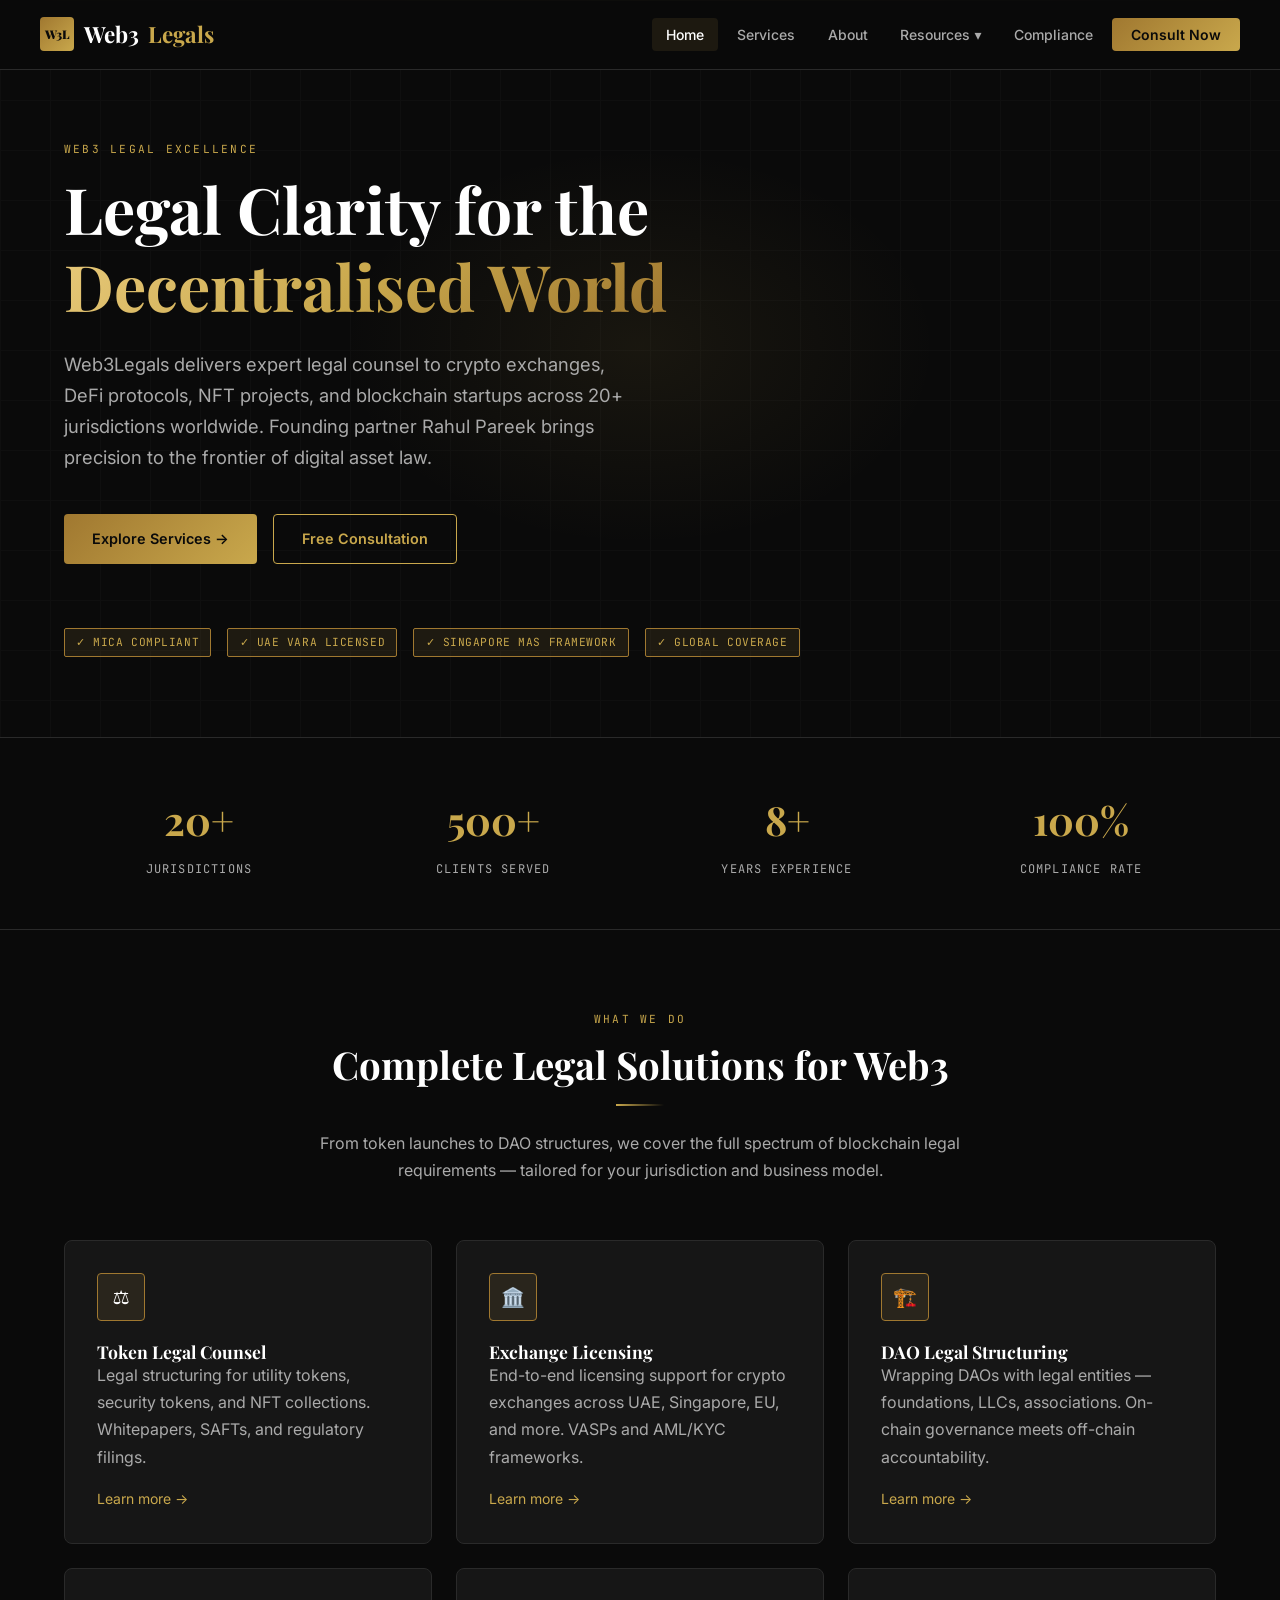
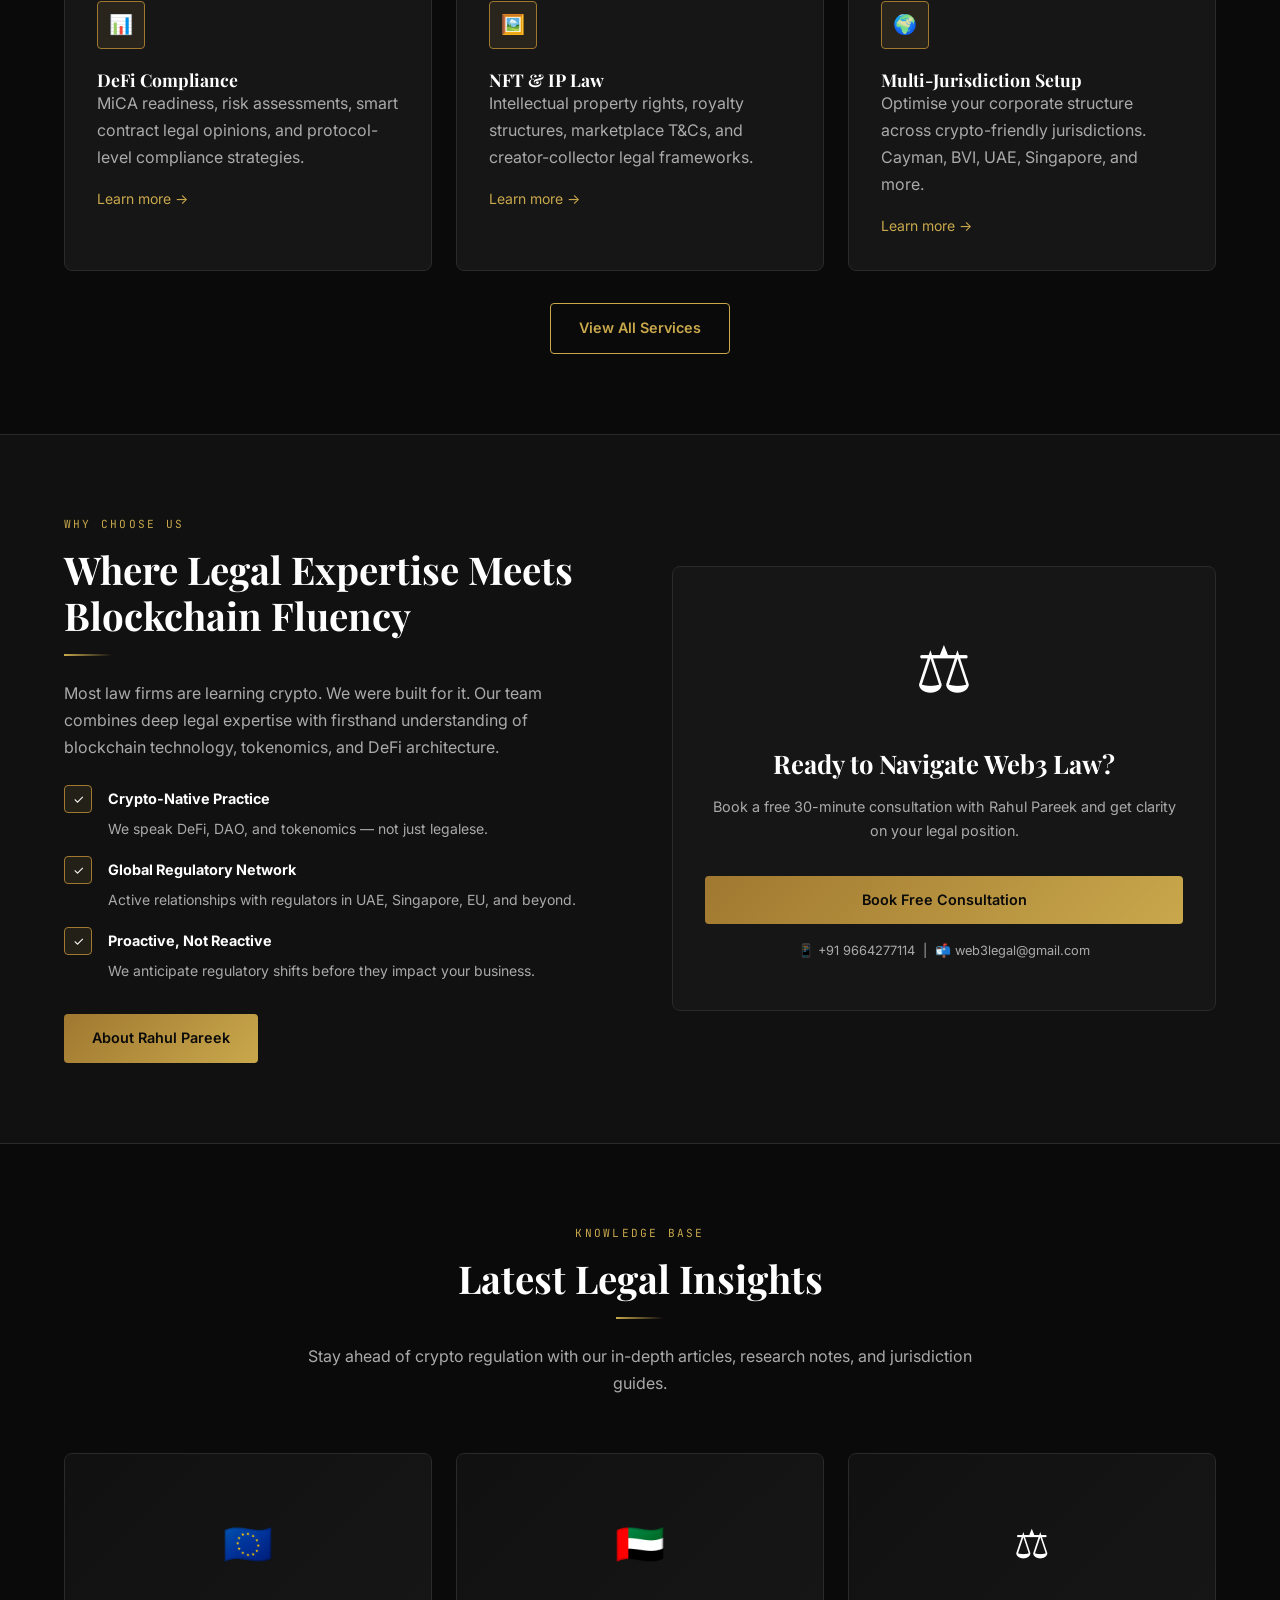
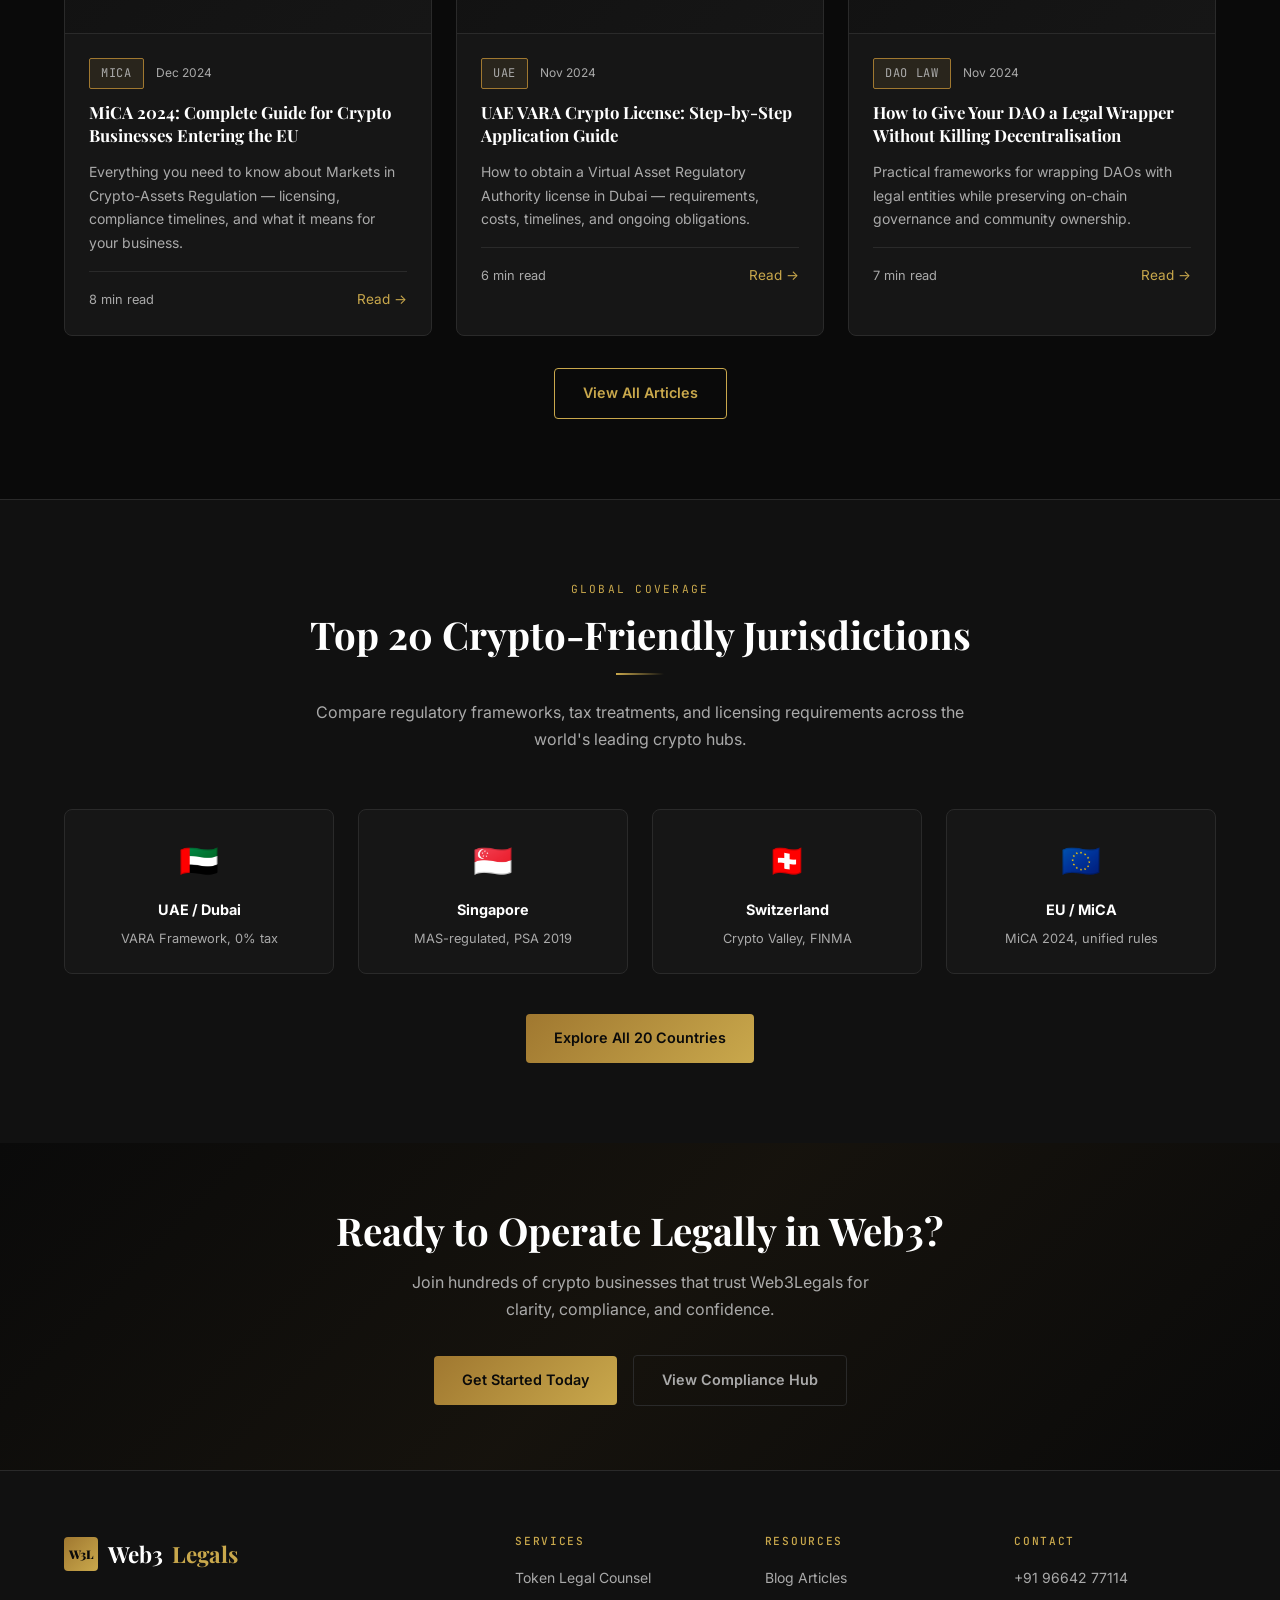
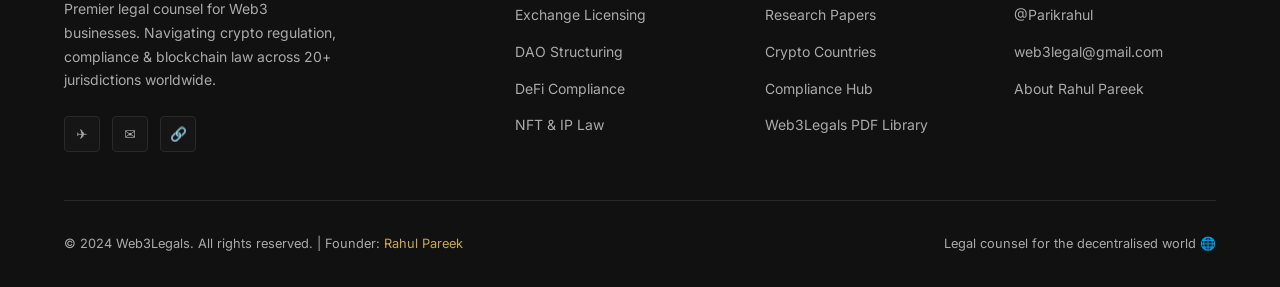
<file: web3legals/index.html>
<!DOCTYPE html>
<html lang="en">
<head>
  <meta charset="UTF-8">
  <meta name="viewport" content="width=device-width, initial-scale=1.0">
  <title>Web3Legals — Premier Crypto & Blockchain Legal Counsel</title>
  <meta name="description" content="Web3Legals provides expert legal services for crypto businesses, DeFi protocols, NFT projects, and blockchain startups across 20+ global jurisdictions.">
  <meta name="keywords" content="crypto legal, blockchain lawyer, DeFi compliance, token legal counsel, web3 law firm, crypto regulation">
  <meta property="og:title" content="Web3Legals — Crypto & Blockchain Law Firm">
  <meta property="og:description" content="Expert legal counsel for Web3 businesses worldwide. Token law, exchange licensing, DAO structuring, DeFi compliance.">
  <meta property="og:type" content="website">
  <link rel="canonical" href="https://web3legals.com/">
  <link rel="stylesheet" href="css/style.css">
  <script src="js/layout.js" defer></script>
  <script type="application/ld+json">
  {"@context":"https://schema.org","@type":"LegalService","name":"Web3Legals","description":"Premier legal counsel for Web3 and crypto businesses","url":"https://web3legals.com","telephone":"+919664277114","email":"web3legal@gmail.com","founder":{"@type":"Person","name":"Rahul Pareek","url":"https://rahulpareek.in"}}
  </script>
</head>
<body>

<!-- HERO -->
<section class="hero" style="background: var(--black);">
  <div class="hero-bg"></div>
  <div class="hero-glow"></div>
  <div class="container" style="position:relative;z-index:1;">
    <div style="max-width:780px;">
      <span class="section-label">Web3 Legal Excellence</span>
      <h1 class="mb-3">
        Legal Clarity for the<br>
        <span class="gold-gradient">Decentralised World</span>
      </h1>
      <p style="font-size:1.15rem;max-width:580px;margin-bottom:2.5rem;">
        Web3Legals delivers expert legal counsel to crypto exchanges, DeFi protocols, NFT projects, and blockchain startups across 20+ jurisdictions worldwide. Founding partner Rahul Pareek brings precision to the frontier of digital asset law.
      </p>
      <div class="flex gap-2" style="flex-wrap:wrap;">
        <a href="pages/services.html" class="btn btn-gold">Explore Services →</a>
        <a href="pages/contact.html" class="btn btn-outline">Free Consultation</a>
      </div>
    </div>
    <!-- Floating badges -->
    <div style="margin-top:4rem;display:flex;gap:1rem;flex-wrap:wrap;">
      <div class="tag tag-gold">✓ MiCA Compliant</div>
      <div class="tag tag-gold">✓ UAE VARA Licensed</div>
      <div class="tag tag-gold">✓ Singapore MAS Framework</div>
      <div class="tag tag-gold">✓ Global Coverage</div>
    </div>
  </div>
</section>

<!-- STATS -->
<section style="padding:3rem 0;border-top:1px solid var(--black-border);border-bottom:1px solid var(--black-border);">
  <div class="container">
    <div class="grid-4">
      <div class="stat fade-in"><span class="stat-number">20+</span><span class="stat-label">Jurisdictions</span></div>
      <div class="stat fade-in"><span class="stat-number">500+</span><span class="stat-label">Clients Served</span></div>
      <div class="stat fade-in"><span class="stat-number">8+</span><span class="stat-label">Years Experience</span></div>
      <div class="stat fade-in"><span class="stat-number">100%</span><span class="stat-label">Compliance Rate</span></div>
    </div>
  </div>
</section>

<!-- SERVICES OVERVIEW -->
<section>
  <div class="container">
    <div class="section-header fade-in">
      <span class="section-label">What We Do</span>
      <h2>Complete Legal Solutions for Web3</h2>
      <div class="divider divider-center"></div>
      <p>From token launches to DAO structures, we cover the full spectrum of blockchain legal requirements — tailored for your jurisdiction and business model.</p>
    </div>
    <div class="grid-3">
      <div class="card fade-in">
        <div class="card-icon">⚖️</div>
        <h4>Token Legal Counsel</h4>
        <p>Legal structuring for utility tokens, security tokens, and NFT collections. Whitepapers, SAFTs, and regulatory filings.</p>
        <a href="pages/services.html#token" style="font-size:0.875rem;display:block;margin-top:1rem;">Learn more →</a>
      </div>
      <div class="card fade-in">
        <div class="card-icon">🏛️</div>
        <h4>Exchange Licensing</h4>
        <p>End-to-end licensing support for crypto exchanges across UAE, Singapore, EU, and more. VASPs and AML/KYC frameworks.</p>
        <a href="pages/services.html#exchange" style="font-size:0.875rem;display:block;margin-top:1rem;">Learn more →</a>
      </div>
      <div class="card fade-in">
        <div class="card-icon">🏗️</div>
        <h4>DAO Legal Structuring</h4>
        <p>Wrapping DAOs with legal entities — foundations, LLCs, associations. On-chain governance meets off-chain accountability.</p>
        <a href="pages/services.html#dao" style="font-size:0.875rem;display:block;margin-top:1rem;">Learn more →</a>
      </div>
      <div class="card fade-in">
        <div class="card-icon">📊</div>
        <h4>DeFi Compliance</h4>
        <p>MiCA readiness, risk assessments, smart contract legal opinions, and protocol-level compliance strategies.</p>
        <a href="pages/services.html#defi" style="font-size:0.875rem;display:block;margin-top:1rem;">Learn more →</a>
      </div>
      <div class="card fade-in">
        <div class="card-icon">🖼️</div>
        <h4>NFT & IP Law</h4>
        <p>Intellectual property rights, royalty structures, marketplace T&Cs, and creator-collector legal frameworks.</p>
        <a href="pages/services.html#nft" style="font-size:0.875rem;display:block;margin-top:1rem;">Learn more →</a>
      </div>
      <div class="card fade-in">
        <div class="card-icon">🌍</div>
        <h4>Multi-Jurisdiction Setup</h4>
        <p>Optimise your corporate structure across crypto-friendly jurisdictions. Cayman, BVI, UAE, Singapore, and more.</p>
        <a href="pages/services.html#multijurisdiction" style="font-size:0.875rem;display:block;margin-top:1rem;">Learn more →</a>
      </div>
    </div>
    <div class="text-center mt-4">
      <a href="pages/services.html" class="btn btn-outline">View All Services</a>
    </div>
  </div>
</section>

<!-- WHY WEB3LEGALS -->
<section style="background:var(--black-soft);border-top:1px solid var(--black-border);border-bottom:1px solid var(--black-border);">
  <div class="container">
    <div class="grid-2" style="align-items:center;gap:4rem;">
      <div class="fade-in">
        <span class="section-label">Why Choose Us</span>
        <h2>Where Legal Expertise Meets Blockchain Fluency</h2>
        <div class="divider"></div>
        <p style="margin-bottom:1.5rem;">Most law firms are learning crypto. We were built for it. Our team combines deep legal expertise with firsthand understanding of blockchain technology, tokenomics, and DeFi architecture.</p>
        <div style="display:flex;flex-direction:column;gap:1rem;">
          <div style="display:flex;gap:1rem;align-items:flex-start;">
            <div style="width:28px;height:28px;background:var(--gold-muted);border:1px solid var(--gold-dark);border-radius:var(--radius);display:flex;align-items:center;justify-content:center;flex-shrink:0;font-size:0.8rem;">✓</div>
            <div><strong style="color:var(--white);font-size:0.9rem;">Crypto-Native Practice</strong><p style="font-size:0.875rem;margin-top:0.25rem;">We speak DeFi, DAO, and tokenomics — not just legalese.</p></div>
          </div>
          <div style="display:flex;gap:1rem;align-items:flex-start;">
            <div style="width:28px;height:28px;background:var(--gold-muted);border:1px solid var(--gold-dark);border-radius:var(--radius);display:flex;align-items:center;justify-content:center;flex-shrink:0;font-size:0.8rem;">✓</div>
            <div><strong style="color:var(--white);font-size:0.9rem;">Global Regulatory Network</strong><p style="font-size:0.875rem;margin-top:0.25rem;">Active relationships with regulators in UAE, Singapore, EU, and beyond.</p></div>
          </div>
          <div style="display:flex;gap:1rem;align-items:flex-start;">
            <div style="width:28px;height:28px;background:var(--gold-muted);border:1px solid var(--gold-dark);border-radius:var(--radius);display:flex;align-items:center;justify-content:center;flex-shrink:0;font-size:0.8rem;">✓</div>
            <div><strong style="color:var(--white);font-size:0.9rem;">Proactive, Not Reactive</strong><p style="font-size:0.875rem;margin-top:0.25rem;">We anticipate regulatory shifts before they impact your business.</p></div>
          </div>
        </div>
        <a href="pages/about.html" class="btn btn-gold mt-4">About Rahul Pareek</a>
      </div>
      <div class="fade-in">
        <div class="card" style="text-align:center;padding:3rem 2rem;">
          <div style="font-size:4rem;margin-bottom:1.5rem;">⚖️</div>
          <h3 style="margin-bottom:1rem;">Ready to Navigate Web3 Law?</h3>
          <p style="margin-bottom:2rem;font-size:0.9rem;">Book a free 30-minute consultation with Rahul Pareek and get clarity on your legal position.</p>
          <a href="pages/contact.html" class="btn btn-gold" style="width:100%;justify-content:center;">Book Free Consultation</a>
          <p style="margin-top:1rem;font-size:0.8rem;">📱 +91 9664277114 &nbsp;|&nbsp; 📬 web3legal@gmail.com</p>
        </div>
      </div>
    </div>
  </div>
</section>

<!-- LATEST ARTICLES -->
<section>
  <div class="container">
    <div class="section-header fade-in">
      <span class="section-label">Knowledge Base</span>
      <h2>Latest Legal Insights</h2>
      <div class="divider divider-center"></div>
      <p>Stay ahead of crypto regulation with our in-depth articles, research notes, and jurisdiction guides.</p>
    </div>
    <div class="grid-3" id="homePosts">
      <!-- Populated by JS -->
    </div>
    <div class="text-center mt-4">
      <a href="pages/blog.html" class="btn btn-outline">View All Articles</a>
    </div>
  </div>
</section>

<!-- COUNTRIES TEASER -->
<section style="background:var(--black-soft);border-top:1px solid var(--black-border);">
  <div class="container">
    <div class="section-header fade-in">
      <span class="section-label">Global Coverage</span>
      <h2>Top 20 Crypto-Friendly Jurisdictions</h2>
      <div class="divider divider-center"></div>
      <p>Compare regulatory frameworks, tax treatments, and licensing requirements across the world's leading crypto hubs.</p>
    </div>
    <div class="grid-4" style="margin-bottom:2.5rem;">
      <div class="card fade-in text-center" style="padding:1.5rem;">
        <div style="font-size:2rem;margin-bottom:0.5rem;">🇦🇪</div>
        <strong style="color:var(--white);font-size:0.9rem;">UAE / Dubai</strong>
        <p style="font-size:0.8rem;margin-top:0.25rem;">VARA Framework, 0% tax</p>
      </div>
      <div class="card fade-in text-center" style="padding:1.5rem;">
        <div style="font-size:2rem;margin-bottom:0.5rem;">🇸🇬</div>
        <strong style="color:var(--white);font-size:0.9rem;">Singapore</strong>
        <p style="font-size:0.8rem;margin-top:0.25rem;">MAS-regulated, PSA 2019</p>
      </div>
      <div class="card fade-in text-center" style="padding:1.5rem;">
        <div style="font-size:2rem;margin-bottom:0.5rem;">🇨🇭</div>
        <strong style="color:var(--white);font-size:0.9rem;">Switzerland</strong>
        <p style="font-size:0.8rem;margin-top:0.25rem;">Crypto Valley, FINMA</p>
      </div>
      <div class="card fade-in text-center" style="padding:1.5rem;">
        <div style="font-size:2rem;margin-bottom:0.5rem;">🇪🇺</div>
        <strong style="color:var(--white);font-size:0.9rem;">EU / MiCA</strong>
        <p style="font-size:0.8rem;margin-top:0.25rem;">MiCA 2024, unified rules</p>
      </div>
    </div>
    <div class="text-center">
      <a href="pages/crypto-countries.html" class="btn btn-gold">Explore All 20 Countries</a>
    </div>
  </div>
</section>

<!-- CTA STRIP -->
<section style="padding:4rem 0;background:linear-gradient(135deg,var(--black) 0%,rgba(160,120,48,0.08) 50%,var(--black) 100%);">
  <div class="container text-center fade-in">
    <h2 style="margin-bottom:1rem;">Ready to Operate Legally in Web3?</h2>
    <p style="max-width:500px;margin:0 auto 2rem;">Join hundreds of crypto businesses that trust Web3Legals for clarity, compliance, and confidence.</p>
    <div class="flex flex-center gap-2" style="flex-wrap:wrap;">
      <a href="pages/contact.html" class="btn btn-gold">Get Started Today</a>
      <a href="pages/compliance.html" class="btn btn-ghost">View Compliance Hub</a>
    </div>
  </div>
</section>

<script>
// Load latest posts from localStorage (CMS)
function loadHomePosts() {
  const grid = document.getElementById('homePosts');
  if (!grid) return;
  const raw = localStorage.getItem('w3l_posts');
  let posts = raw ? JSON.parse(raw) : getDefaultPosts();
  posts = posts.slice(0, 3);
  grid.innerHTML = posts.map(p => `
    <article class="article-card fade-in">
      <div class="article-card-img">${p.emoji || '📝'}</div>
      <div class="article-card-body">
        <div class="article-meta">
          <span class="tag tag-gold">${p.category}</span>
          <span>${p.date}</span>
        </div>
        <h3><a href="pages/blog.html#${p.slug}">${p.title}</a></h3>
        <p>${p.excerpt}</p>
        <div class="article-card-footer">
          <span style="font-size:0.8rem;color:var(--white-muted);">${p.readTime}</span>
          <a href="pages/blog.html#${p.slug}" style="font-size:0.85rem;">Read →</a>
        </div>
      </div>
    </article>`).join('');

  document.querySelectorAll('.fade-in').forEach(el => {
    const obs = new IntersectionObserver(e => { if(e[0].isIntersecting){el.classList.add('visible');obs.unobserve(el);} }, {threshold:0.1});
    obs.observe(el);
  });
}

function getDefaultPosts() {
  return [
    {slug:'mica-regulation-guide',emoji:'🇪🇺',category:'MiCA',date:'Dec 2024',title:'MiCA 2024: Complete Guide for Crypto Businesses Entering the EU',excerpt:'Everything you need to know about Markets in Crypto-Assets Regulation — licensing, compliance timelines, and what it means for your business.',readTime:'8 min read'},
    {slug:'uae-vara-crypto-license',emoji:'🇦🇪',category:'UAE',date:'Nov 2024',title:'UAE VARA Crypto License: Step-by-Step Application Guide',excerpt:'How to obtain a Virtual Asset Regulatory Authority license in Dubai — requirements, costs, timelines, and ongoing obligations.',readTime:'6 min read'},
    {slug:'dao-legal-wrapper',emoji:'⚖️',category:'DAO Law',date:'Nov 2024',title:'How to Give Your DAO a Legal Wrapper Without Killing Decentralisation',excerpt:'Practical frameworks for wrapping DAOs with legal entities while preserving on-chain governance and community ownership.',readTime:'7 min read'}
  ];
}

document.addEventListener('DOMContentLoaded', loadHomePosts);
</script>
</body>
</html>
</file>
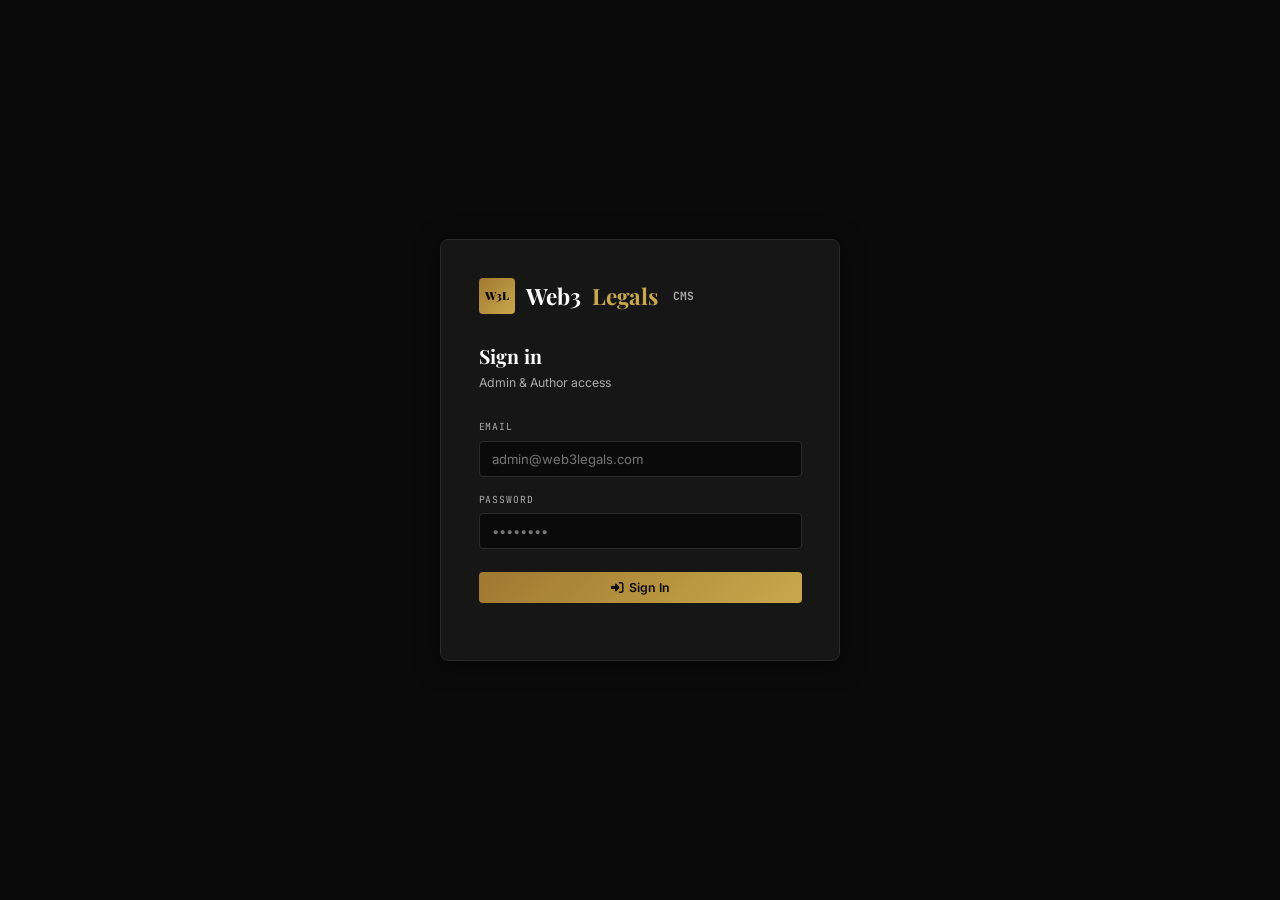
<file: web3legals/cms/admin.html>
<!DOCTYPE html>
<html lang="en">
<head>
<meta charset="UTF-8">
<meta name="viewport" content="width=device-width, initial-scale=1.0">
<title>Web3Legals CMS — Admin Panel</title>
<meta name="robots" content="noindex,nofollow">
<link rel="stylesheet" href="https://cdnjs.cloudflare.com/ajax/libs/font-awesome/6.5.0/css/all.min.css">
<style>
/* ── BASE ─────────────────────────────────────────────── */
@import url('https://fonts.googleapis.com/css2?family=Playfair+Display:wght@700&family=Inter:wght@300;400;500;600&family=JetBrains+Mono:wght@400;500&display=swap');
:root{
  --gold:#C9A84C;--gold-light:#E8C97A;--gold-dark:#A07830;--gold-muted:rgba(201,168,76,.1);
  --black:#0A0A0A;--black-soft:#111111;--black-card:#161616;--black-border:#2A2A2A;
  --white:#FFFFFF;--white-soft:#F5F5F0;--white-muted:#AAAAAA;
  --danger:#e74c3c;--success:#2ecc71;--warn:#f39c12;--info:#3498db;
  --font-display:'Playfair Display',Georgia,serif;
  --font-body:'Inter',system-ui,sans-serif;
  --font-mono:'JetBrains Mono',monospace;
  --radius:4px;--radius-lg:8px;--transition:.22s ease;
  --sidebar:240px;--shadow:0 4px 24px rgba(0,0,0,.5);
}
*,*::before,*::after{box-sizing:border-box;margin:0;padding:0}
html{font-size:15px;scroll-behavior:smooth}
body{background:var(--black);color:var(--white);font-family:var(--font-body);line-height:1.6;-webkit-font-smoothing:antialiased;overflow-x:hidden}
h1,h2,h3,h4,h5{font-family:var(--font-display);line-height:1.25;color:var(--white)}
p{color:var(--white-muted)}
a{color:var(--gold);text-decoration:none}
a:hover{color:var(--gold-light)}
input,textarea,select,button{font-family:var(--font-body)}
::-webkit-scrollbar{width:6px;height:6px}
::-webkit-scrollbar-track{background:var(--black-soft)}
::-webkit-scrollbar-thumb{background:var(--black-border);border-radius:3px}
::-webkit-scrollbar-thumb:hover{background:var(--gold-dark)}

/* ── LOGIN ────────────────────────────────────────────── */
#loginScreen{
  position:fixed;inset:0;background:var(--black);
  display:flex;align-items:center;justify-content:center;z-index:9999;
}
.login-box{
  background:var(--black-card);border:1px solid var(--black-border);
  border-radius:var(--radius-lg);padding:2.5rem;width:100%;max-width:400px;
  box-shadow:var(--shadow);
}
.login-logo{font-family:var(--font-display);font-size:1.5rem;font-weight:700;margin-bottom:2rem;display:flex;align-items:center;gap:.75rem}
.login-logo .logo-box{width:36px;height:36px;background:linear-gradient(135deg,var(--gold-dark),var(--gold));border-radius:var(--radius);display:flex;align-items:center;justify-content:center;font-size:.75rem;color:var(--black);font-weight:900}
.login-logo span{color:var(--gold)}

/* ── APP SHELL ────────────────────────────────────────── */
#appShell{display:none;min-height:100vh}
.cms-layout{display:flex;min-height:100vh}

/* ── SIDEBAR ──────────────────────────────────────────── */
.sidebar{
  width:var(--sidebar);background:var(--black-soft);border-right:1px solid var(--black-border);
  display:flex;flex-direction:column;position:fixed;top:0;left:0;bottom:0;z-index:100;
  transition:transform var(--transition);overflow-y:auto;
}
.sidebar-header{padding:1.25rem 1rem;border-bottom:1px solid var(--black-border);display:flex;align-items:center;gap:.6rem;flex-shrink:0}
.sidebar-logo{font-family:var(--font-display);font-size:1.1rem;font-weight:700;color:var(--white)}
.sidebar-logo span{color:var(--gold)}
.logo-box-sm{width:28px;height:28px;background:linear-gradient(135deg,var(--gold-dark),var(--gold));border-radius:var(--radius);display:flex;align-items:center;justify-content:center;font-size:.65rem;color:var(--black);font-weight:900;flex-shrink:0}
.sidebar-nav{flex:1;padding:.75rem 0}
.nav-section-label{font-family:var(--font-mono);font-size:.6rem;letter-spacing:.15em;text-transform:uppercase;color:var(--white-muted);padding:.5rem 1rem .25rem;opacity:.5}
.nav-item{
  display:flex;align-items:center;gap:.75rem;padding:.6rem 1rem;
  font-size:.85rem;color:var(--white-muted);cursor:pointer;transition:all var(--transition);
  border-left:2px solid transparent;user-select:none;
}
.nav-item:hover{color:var(--white);background:var(--gold-muted)}
.nav-item.active{color:var(--gold);background:var(--gold-muted);border-left-color:var(--gold)}
.nav-item i{width:16px;text-align:center;font-size:.8rem}
.sidebar-footer{padding:1rem;border-top:1px solid var(--black-border);flex-shrink:0}
.user-badge{display:flex;align-items:center;gap:.75rem;padding:.6rem;background:var(--black-card);border-radius:var(--radius);border:1px solid var(--black-border)}
.user-avatar{width:30px;height:30px;border-radius:50%;background:linear-gradient(135deg,var(--gold-dark),var(--gold));display:flex;align-items:center;justify-content:center;font-size:.7rem;font-weight:700;color:var(--black);flex-shrink:0;overflow:hidden}
.user-avatar img{width:100%;height:100%;object-fit:cover}
.user-info{flex:1;min-width:0}
.user-name{font-size:.8rem;font-weight:600;color:var(--white);white-space:nowrap;overflow:hidden;text-overflow:ellipsis}
.user-role{font-size:.65rem;color:var(--gold);font-family:var(--font-mono);text-transform:uppercase;letter-spacing:.05em}
.logout-btn{background:none;border:none;color:var(--white-muted);cursor:pointer;padding:.25rem;transition:color var(--transition);font-size:.85rem}
.logout-btn:hover{color:var(--danger)}

/* ── MAIN CONTENT ─────────────────────────────────────── */
.main-content{margin-left:var(--sidebar);flex:1;display:flex;flex-direction:column;min-height:100vh}
.topbar{
  height:58px;background:rgba(10,10,10,.95);backdrop-filter:blur(10px);
  border-bottom:1px solid var(--black-border);display:flex;align-items:center;
  padding:0 1.5rem;gap:1rem;position:sticky;top:0;z-index:50;
}
.topbar-title{font-family:var(--font-display);font-size:1.1rem;font-weight:700;flex:1}
.topbar-actions{display:flex;align-items:center;gap:.75rem}
.page-content{padding:1.75rem;flex:1}

/* ── PANELS ───────────────────────────────────────────── */
.panel{display:none}
.panel.active{display:block}

/* ── CARDS ────────────────────────────────────────────── */
.card{background:var(--black-card);border:1px solid var(--black-border);border-radius:var(--radius-lg);padding:1.5rem}
.card-header{display:flex;align-items:center;justify-content:space-between;margin-bottom:1.25rem;padding-bottom:1rem;border-bottom:1px solid var(--black-border)}
.card-title{font-family:var(--font-display);font-size:1rem;font-weight:700}

/* ── STAT CARDS ───────────────────────────────────────── */
.stats-grid{display:grid;grid-template-columns:repeat(auto-fit,minmax(160px,1fr));gap:1rem;margin-bottom:1.5rem}
.stat-card{background:var(--black-card);border:1px solid var(--black-border);border-radius:var(--radius-lg);padding:1.25rem;position:relative;overflow:hidden;transition:border-color var(--transition)}
.stat-card:hover{border-color:var(--gold)}
.stat-card::before{content:'';position:absolute;top:0;left:0;right:0;height:2px;background:linear-gradient(90deg,var(--gold-dark),var(--gold))}
.stat-num{font-family:var(--font-display);font-size:2rem;font-weight:700;color:var(--gold)}
.stat-label{font-family:var(--font-mono);font-size:.65rem;letter-spacing:.1em;text-transform:uppercase;color:var(--white-muted);margin-top:.25rem}

/* ── BUTTONS ──────────────────────────────────────────── */
.btn{display:inline-flex;align-items:center;gap:.4rem;padding:.55rem 1.1rem;font-size:.82rem;font-weight:600;border-radius:var(--radius);border:none;cursor:pointer;transition:all var(--transition);text-decoration:none;white-space:nowrap}
.btn-gold{background:linear-gradient(135deg,var(--gold-dark),var(--gold));color:var(--black)}
.btn-gold:hover{background:linear-gradient(135deg,var(--gold),var(--gold-light));color:var(--black);transform:translateY(-1px)}
.btn-outline{background:transparent;color:var(--gold);border:1px solid var(--gold)}
.btn-outline:hover{background:var(--gold-muted)}
.btn-ghost{background:transparent;color:var(--white-muted);border:1px solid var(--black-border)}
.btn-ghost:hover{border-color:var(--gold);color:var(--gold)}
.btn-danger{background:var(--danger);color:#fff}
.btn-danger:hover{background:#c0392b}
.btn-sm{padding:.35rem .75rem;font-size:.75rem}
.btn-icon{width:30px;height:30px;padding:0;justify-content:center;border-radius:var(--radius)}

/* ── FORMS ────────────────────────────────────────────── */
.form-group{margin-bottom:1rem}
.form-row{display:grid;gap:1rem}
.form-row-2{grid-template-columns:1fr 1fr}
.form-row-3{grid-template-columns:1fr 1fr 1fr}
.form-label{display:block;font-family:var(--font-mono);font-size:.65rem;letter-spacing:.1em;text-transform:uppercase;color:var(--white-muted);margin-bottom:.4rem}
.form-input,.form-select,.form-textarea{
  width:100%;background:var(--black);border:1px solid var(--black-border);border-radius:var(--radius);
  padding:.6rem .85rem;color:var(--white);font-size:.875rem;transition:border-color var(--transition);
}
.form-input:focus,.form-select:focus,.form-textarea:focus{outline:none;border-color:var(--gold);box-shadow:0 0 0 2px rgba(201,168,76,.1)}
.form-textarea{resize:vertical;min-height:100px}
.form-select{appearance:none;background-image:url("data:image/svg+xml,%3Csvg xmlns='http://www.w3.org/2000/svg' width='10' height='6'%3E%3Cpath d='M0 0l5 6 5-6z' fill='%23aaa'/%3E%3C/svg%3E");background-repeat:no-repeat;background-position:right .75rem center}
.form-hint{font-size:.72rem;color:var(--white-muted);margin-top:.3rem}
.char-count{font-size:.7rem;color:var(--white-muted);text-align:right;margin-top:.2rem}
.char-count.warn{color:var(--warn)}
.char-count.over{color:var(--danger)}
.input-with-btn{display:flex;gap:.5rem}
.input-with-btn .form-input{flex:1}

/* ── TABLES ───────────────────────────────────────────── */
.table-wrap{overflow-x:auto;margin:-1px}
table{width:100%;border-collapse:collapse}
thead th{background:var(--black);padding:.65rem 1rem;text-align:left;font-family:var(--font-mono);font-size:.62rem;letter-spacing:.1em;text-transform:uppercase;color:var(--gold);border-bottom:2px solid var(--gold-dark);white-space:nowrap}
tbody td{padding:.7rem 1rem;border-bottom:1px solid var(--black-border);font-size:.82rem;color:var(--white-muted);vertical-align:middle}
tbody tr:hover td{background:var(--gold-muted);color:var(--white)}
tbody tr:last-child td{border-bottom:none}
.td-actions{display:flex;gap:.4rem;align-items:center}

/* ── TAGS / BADGES ────────────────────────────────────── */
.badge{display:inline-block;font-family:var(--font-mono);font-size:.6rem;letter-spacing:.05em;text-transform:uppercase;padding:.2rem .6rem;border-radius:2px;border:1px solid;white-space:nowrap}
.badge-gold{background:var(--gold-muted);border-color:var(--gold-dark);color:var(--gold)}
.badge-green{background:rgba(46,204,113,.1);border-color:rgba(46,204,113,.3);color:var(--success)}
.badge-red{background:rgba(231,76,60,.1);border-color:rgba(231,76,60,.3);color:var(--danger)}
.badge-gray{background:rgba(255,255,255,.04);border-color:var(--black-border);color:var(--white-muted)}
.badge-blue{background:rgba(52,152,219,.1);border-color:rgba(52,152,219,.3);color:var(--info)}
.badge-warn{background:rgba(243,156,18,.1);border-color:rgba(243,156,18,.3);color:var(--warn)}

/* ── MODAL ────────────────────────────────────────────── */
.modal-overlay{
  display:none;position:fixed;inset:0;background:rgba(0,0,0,.7);
  z-index:1000;align-items:center;justify-content:center;padding:1rem;
  backdrop-filter:blur(4px);
}
.modal-overlay.open{display:flex}
.modal{
  background:var(--black-card);border:1px solid var(--black-border);
  border-radius:var(--radius-lg);width:100%;max-width:780px;max-height:90vh;
  display:flex;flex-direction:column;box-shadow:var(--shadow);
}
.modal-lg{max-width:1100px}
.modal-sm{max-width:480px}
.modal-header{padding:1.25rem 1.5rem;border-bottom:1px solid var(--black-border);display:flex;align-items:center;justify-content:space-between;flex-shrink:0}
.modal-header h3{font-size:1rem;margin:0}
.modal-close{background:none;border:none;color:var(--white-muted);cursor:pointer;font-size:1.2rem;padding:.25rem;line-height:1;transition:color var(--transition)}
.modal-close:hover{color:var(--white)}
.modal-body{padding:1.5rem;overflow-y:auto;flex:1}
.modal-footer{padding:1rem 1.5rem;border-top:1px solid var(--black-border);display:flex;justify-content:flex-end;gap:.75rem;flex-shrink:0}

/* ── TABS ─────────────────────────────────────────────── */
.tabs{display:flex;gap:0;border-bottom:1px solid var(--black-border);margin-bottom:1.5rem;overflow-x:auto}
.tab-btn{padding:.6rem 1.1rem;font-size:.8rem;font-weight:500;color:var(--white-muted);background:none;border:none;cursor:pointer;border-bottom:2px solid transparent;transition:all var(--transition);white-space:nowrap}
.tab-btn:hover{color:var(--white)}
.tab-btn.active{color:var(--gold);border-bottom-color:var(--gold)}
.tab-panel{display:none}
.tab-panel.active{display:block}

/* ── RICH TEXT EDITOR ─────────────────────────────────── */
.rte-toolbar{
  background:var(--black);border:1px solid var(--black-border);border-bottom:none;
  border-radius:var(--radius) var(--radius) 0 0;padding:.5rem;
  display:flex;flex-wrap:wrap;gap:.25rem;align-items:center;
}
.rte-btn{
  background:none;border:1px solid transparent;color:var(--white-muted);
  padding:.3rem .5rem;border-radius:var(--radius);cursor:pointer;font-size:.8rem;
  transition:all var(--transition);min-width:28px;text-align:center;
}
.rte-btn:hover,.rte-btn.active{background:var(--gold-muted);border-color:var(--gold-dark);color:var(--gold)}
.rte-sep{width:1px;height:20px;background:var(--black-border);margin:0 .25rem}
.rte-select{background:var(--black-soft);border:1px solid var(--black-border);color:var(--white);padding:.25rem .5rem;border-radius:var(--radius);font-size:.75rem;cursor:pointer}
.rte-body{
  background:var(--black);border:1px solid var(--black-border);
  border-radius:0 0 var(--radius) var(--radius);
  min-height:280px;padding:1rem;color:var(--white);font-size:.9rem;line-height:1.7;
  outline:none;overflow-y:auto;
}
.rte-body:focus{border-color:var(--gold)}
.rte-body h1,.rte-body h2,.rte-body h3{font-family:var(--font-display);margin:.5rem 0}
.rte-body p{margin:.5rem 0;color:var(--white)}
.rte-body ul,.rte-body ol{padding-left:1.5rem;color:var(--white-muted)}
.rte-body blockquote{border-left:3px solid var(--gold);padding:.5rem 1rem;margin:.5rem 0;background:var(--gold-muted);color:var(--white-muted)}
.rte-body a{color:var(--gold)}
.rte-body table{border-collapse:collapse;width:100%}
.rte-body table td,.rte-body table th{border:1px solid var(--black-border);padding:.4rem .6rem;color:var(--white-muted)}
.rte-body code{background:var(--black-soft);padding:.1rem .3rem;border-radius:2px;font-family:var(--font-mono);font-size:.85em;color:var(--gold-light)}
.rte-body pre{background:var(--black-soft);border:1px solid var(--black-border);border-radius:var(--radius);padding:1rem;overflow-x:auto;margin:.5rem 0}

/* ── SEO PREVIEW ──────────────────────────────────────── */
.seo-preview{background:var(--black);border:1px solid var(--black-border);border-radius:var(--radius-lg);padding:1.25rem;margin-bottom:1rem}
.seo-preview-url{font-size:.75rem;color:var(--success);margin-bottom:.2rem;word-break:break-all}
.seo-preview-title{font-size:1.1rem;color:#8ab4f8;margin-bottom:.2rem;cursor:pointer;line-height:1.3}
.seo-preview-title:hover{text-decoration:underline}
.seo-preview-desc{font-size:.82rem;color:#bdc1c6;line-height:1.5}

/* ── MEDIA MANAGER ────────────────────────────────────── */
.media-grid{display:grid;grid-template-columns:repeat(auto-fill,minmax(140px,1fr));gap:.75rem}
.media-item{background:var(--black-card);border:1px solid var(--black-border);border-radius:var(--radius);overflow:hidden;cursor:pointer;transition:all var(--transition);position:relative}
.media-item:hover{border-color:var(--gold)}
.media-item.selected{border-color:var(--gold);box-shadow:0 0 0 2px var(--gold)}
.media-thumb{height:110px;display:flex;align-items:center;justify-content:center;background:var(--black);overflow:hidden}
.media-thumb img{width:100%;height:100%;object-fit:cover}
.media-thumb .file-icon{font-size:2.5rem;color:var(--white-muted)}
.media-info{padding:.5rem;border-top:1px solid var(--black-border)}
.media-name{font-size:.7rem;color:var(--white-muted);white-space:nowrap;overflow:hidden;text-overflow:ellipsis}
.media-size{font-size:.62rem;color:var(--black-border);font-family:var(--font-mono)}
.media-item-actions{position:absolute;top:.35rem;right:.35rem;display:none;gap:.25rem}
.media-item:hover .media-item-actions{display:flex}

/* ── DROP ZONE ────────────────────────────────────────── */
.drop-zone{
  border:2px dashed var(--black-border);border-radius:var(--radius-lg);
  padding:2.5rem;text-align:center;cursor:pointer;transition:all var(--transition);
  background:var(--black);
}
.drop-zone:hover,.drop-zone.drag-over{border-color:var(--gold);background:var(--gold-muted)}
.drop-zone i{font-size:2rem;color:var(--white-muted);margin-bottom:.75rem;display:block}
.drop-zone p{font-size:.85rem;margin-bottom:.5rem}
.drop-zone span{font-size:.75rem;color:var(--white-muted)}

/* ── IMAGE UPLOAD PREVIEW ─────────────────────────────── */
.img-preview-wrap{position:relative;width:100%;border-radius:var(--radius);overflow:hidden;background:var(--black);border:1px solid var(--black-border)}
.img-preview-wrap img{width:100%;height:180px;object-fit:cover;display:block}
.img-preview-remove{position:absolute;top:.5rem;right:.5rem;background:rgba(0,0,0,.7);border:none;color:#fff;border-radius:50%;width:24px;height:24px;cursor:pointer;font-size:.8rem;display:flex;align-items:center;justify-content:center}
.img-placeholder{height:120px;display:flex;flex-direction:column;align-items:center;justify-content:center;gap:.5rem;cursor:pointer;color:var(--white-muted);font-size:.82rem}
.img-placeholder i{font-size:1.5rem}
.img-placeholder:hover{color:var(--gold)}

/* ── TAGS INPUT ───────────────────────────────────────── */
.tags-input-wrap{background:var(--black);border:1px solid var(--black-border);border-radius:var(--radius);padding:.4rem;display:flex;flex-wrap:wrap;gap:.35rem;min-height:40px;cursor:text;transition:border-color var(--transition)}
.tags-input-wrap:focus-within{border-color:var(--gold)}
.tags-input-tag{background:var(--gold-muted);border:1px solid var(--gold-dark);color:var(--gold);font-size:.72rem;padding:.2rem .5rem;border-radius:2px;display:flex;align-items:center;gap:.35rem;font-family:var(--font-mono)}
.tags-input-tag button{background:none;border:none;color:var(--gold);cursor:pointer;padding:0;font-size:.7rem;line-height:1}
.tags-input-field{background:none;border:none;outline:none;color:var(--white);font-size:.82rem;min-width:80px;flex:1;padding:.15rem .25rem}

/* ── ATTACHMENTS ──────────────────────────────────────── */
.attachment-list{display:flex;flex-direction:column;gap:.5rem}
.attachment-item{display:flex;align-items:center;gap:.75rem;background:var(--black);border:1px solid var(--black-border);border-radius:var(--radius);padding:.6rem .85rem}
.attachment-icon{font-size:1.25rem;flex-shrink:0}
.attachment-info{flex:1;min-width:0}
.attachment-name{font-size:.8rem;color:var(--white);white-space:nowrap;overflow:hidden;text-overflow:ellipsis}
.attachment-size{font-size:.65rem;color:var(--white-muted);font-family:var(--font-mono)}
.attachment-remove{background:none;border:none;color:var(--white-muted);cursor:pointer;padding:.25rem;transition:color var(--transition);font-size:.85rem}
.attachment-remove:hover{color:var(--danger)}

/* ── TOAST ────────────────────────────────────────────── */
.toast{
  position:fixed;bottom:1.5rem;right:1.5rem;z-index:9999;
  background:var(--black-card);border:1px solid var(--gold);border-radius:var(--radius-lg);
  padding:.85rem 1.25rem;color:var(--white);font-size:.85rem;box-shadow:var(--shadow);
  transform:translateY(80px);opacity:0;transition:all .3s ease;max-width:320px;pointer-events:none;
}
.toast.show{transform:translateY(0);opacity:1}
.toast.error{border-color:var(--danger)}
.toast.success{border-color:var(--success)}

/* ── SEARCH BAR ───────────────────────────────────────── */
.search-bar{position:relative}
.search-bar i{position:absolute;left:.75rem;top:50%;transform:translateY(-50%);color:var(--white-muted);font-size:.85rem;pointer-events:none}
.search-bar input{padding-left:2.25rem}

/* ── ACCORDION / COLLAPSIBLE SEO ─────────────────────── */
.collapsible-header{display:flex;align-items:center;justify-content:space-between;cursor:pointer;padding:.75rem 1rem;background:var(--black);border:1px solid var(--black-border);border-radius:var(--radius);margin-bottom:.5rem;user-select:none;transition:border-color var(--transition)}
.collapsible-header:hover{border-color:var(--gold)}
.collapsible-header h4{font-size:.85rem;margin:0;display:flex;align-items:center;gap:.5rem}
.collapsible-body{display:none;padding:.75rem 0}
.collapsible-body.open{display:block}
.collapsible-arrow{transition:transform var(--transition);font-size:.75rem;color:var(--white-muted)}
.collapsible-header.open .collapsible-arrow{transform:rotate(180deg)}

/* ── AUTHOR AVATAR ────────────────────────────────────── */
.author-avatar{width:38px;height:38px;border-radius:50%;object-fit:cover;border:2px solid var(--black-border)}
.author-avatar-lg{width:80px;height:80px;border-radius:50%;object-fit:cover;border:3px solid var(--gold)}

/* ── EMPTY STATE ──────────────────────────────────────── */
.empty-state{text-align:center;padding:3rem 1.5rem;color:var(--white-muted)}
.empty-state i{font-size:2.5rem;margin-bottom:1rem;display:block;opacity:.3}
.empty-state p{font-size:.9rem}

/* ── TOGGLE SWITCH ────────────────────────────────────── */
.toggle{position:relative;display:inline-block;width:42px;height:22px}
.toggle input{opacity:0;width:0;height:0}
.toggle-slider{position:absolute;inset:0;background:var(--black-border);border-radius:11px;cursor:pointer;transition:background var(--transition)}
.toggle-slider::before{content:'';position:absolute;height:16px;width:16px;left:3px;top:3px;background:var(--white);border-radius:50%;transition:transform var(--transition)}
.toggle input:checked+.toggle-slider{background:var(--gold)}
.toggle input:checked+.toggle-slider::before{transform:translateX(20px)}

/* ── DIVIDER ──────────────────────────────────────────── */
.divider{width:48px;height:2px;background:linear-gradient(90deg,var(--gold),transparent);margin:1rem 0 1.5rem}

/* ── PAGE PREVIEW ─────────────────────────────────────── */
.preview-frame{width:100%;height:500px;border:1px solid var(--black-border);border-radius:var(--radius);background:var(--white)}

/* ── RESPONSIVE ───────────────────────────────────────── */
@media(max-width:900px){
  .sidebar{transform:translateX(-100%)}
  .sidebar.open{transform:translateX(0)}
  .main-content{margin-left:0}
  .form-row-2,.form-row-3{grid-template-columns:1fr}
}
</style>
</head>
<body>

<!-- ══════════════════════════════════════════════════════
     LOGIN SCREEN
══════════════════════════════════════════════════════ -->
<div id="loginScreen">
  <div class="login-box">
    <div class="login-logo">
      <div class="logo-box">W3L</div>
      Web3<span>Legals</span> <span style="font-size:.75rem;color:var(--white-muted);font-family:var(--font-mono);margin-left:.25rem">CMS</span>
    </div>
    <h2 style="font-size:1.3rem;margin-bottom:.35rem">Sign in</h2>
    <p style="font-size:.82rem;margin-bottom:1.75rem">Admin &amp; Author access</p>
    <div class="form-group">
      <label class="form-label">Email</label>
      <input type="email" class="form-input" id="loginEmail" placeholder="admin@web3legals.com" autocomplete="username">
    </div>
    <div class="form-group">
      <label class="form-label">Password</label>
      <input type="password" class="form-input" id="loginPass" placeholder="••••••••" autocomplete="current-password">
    </div>
    <button class="btn btn-gold" style="width:100%;justify-content:center;margin-top:.5rem" onclick="doLogin()">
      <i class="fas fa-sign-in-alt"></i> Sign In
    </button>
    <p id="loginError" style="color:var(--danger);font-size:.8rem;margin-top:.75rem;display:none;text-align:center"></p>
    <p style="font-size:.72rem;color:var(--white-muted);text-align:center;margin-top:1.25rem"></p>
  </div>
</div>

<!-- ══════════════════════════════════════════════════════
     APP SHELL
══════════════════════════════════════════════════════ -->
<div id="appShell">
<div class="cms-layout">

  <!-- SIDEBAR -->
  <aside class="sidebar" id="sidebar">
    <div class="sidebar-header">
      <div class="logo-box-sm">W3L</div>
      <div class="sidebar-logo">Web3<span>Legals</span></div>
    </div>
    <nav class="sidebar-nav" id="sidebarNav">
      <!-- rendered by JS based on role -->
    </nav>
    <div class="sidebar-footer">
      <div class="user-badge">
        <div class="user-avatar" id="sidebarAvatar"></div>
        <div class="user-info">
          <div class="user-name" id="sidebarName">—</div>
          <div class="user-role" id="sidebarRole">—</div>
        </div>
        <button class="logout-btn" onclick="doLogout()" title="Sign out"><i class="fas fa-sign-out-alt"></i></button>
      </div>
    </div>
  </aside>

  <!-- MAIN -->
  <div class="main-content">
    <header class="topbar">
      <button class="btn btn-ghost btn-sm" id="sidebarToggle" onclick="toggleSidebar()" style="display:none"><i class="fas fa-bars"></i></button>
      <span class="topbar-title" id="topbarTitle">Dashboard</span>
      <div class="topbar-actions">
        <span style="font-size:.75rem;color:var(--white-muted)" id="topbarDate"></span>
        <a href="../index.html" target="_blank" class="btn btn-ghost btn-sm"><i class="fas fa-external-link-alt"></i> View Site</a>
      </div>
    </header>

    <div class="page-content">

      <!-- ── DASHBOARD ──────────────────────────────── -->
      <div class="panel active" id="panel-dashboard">
        <div class="stats-grid" id="dashStats"></div>
        <div style="display:grid;grid-template-columns:1fr 1fr;gap:1rem">
          <div class="card">
            <div class="card-header"><span class="card-title">Recent Posts</span><button class="btn btn-sm btn-ghost" onclick="showPanel('posts')">View All</button></div>
            <div id="dashRecentPosts"></div>
          </div>
          <div class="card">
            <div class="card-header"><span class="card-title">Quick Actions</span></div>
            <div style="display:flex;flex-direction:column;gap:.6rem" id="dashQuickActions"></div>
          </div>
        </div>
      </div>

      <!-- ── POSTS ─────────────────────────────────── -->
      <div class="panel" id="panel-posts">
        <div class="card-header" style="margin-bottom:1rem;padding-bottom:0;border:none">
          <div>
            <div style="font-size:.65rem;font-family:var(--font-mono);letter-spacing:.1em;text-transform:uppercase;color:var(--gold);margin-bottom:.25rem">Content</div>
            <h2 style="font-size:1.3rem">Blog Posts</h2>
          </div>
          <button class="btn btn-gold" onclick="openPostEditor()"><i class="fas fa-plus"></i> New Post</button>
        </div>
        <div class="card" style="margin-bottom:1rem">
          <div style="display:flex;gap:.75rem;align-items:center;flex-wrap:wrap">
            <div class="search-bar" style="flex:1;min-width:200px"><i class="fas fa-search"></i><input class="form-input" id="postsSearch" placeholder="Search posts…" oninput="renderPosts()"></div>
            <select class="form-select" style="width:auto" id="postsFilterStatus" onchange="renderPosts()">
              <option value="">All Status</option>
              <option>Published</option><option>Draft</option><option>Scheduled</option>
            </select>
            <select class="form-select" style="width:auto" id="postsFilterCat" onchange="renderPosts()">
              <option value="">All Categories</option>
            </select>
          </div>
        </div>
        <div class="card">
          <div class="table-wrap">
            <table>
              <thead><tr><th>Title</th><th>Author</th><th>Category</th><th>Status</th><th>Date</th><th>Actions</th></tr></thead>
              <tbody id="postsTableBody"></tbody>
            </table>
          </div>
          <div id="postsEmpty" class="empty-state" style="display:none"><i class="fas fa-file-alt"></i><p>No posts yet. Create your first post.</p></div>
        </div>
      </div>

      <!-- ── PAGES ──────────────────────────────────── -->
      <div class="panel" id="panel-pages">
        <div class="card-header" style="margin-bottom:1rem;padding-bottom:0;border:none">
          <div>
            <div style="font-size:.65rem;font-family:var(--font-mono);letter-spacing:.1em;text-transform:uppercase;color:var(--gold);margin-bottom:.25rem">Content</div>
            <h2 style="font-size:1.3rem">Pages</h2>
          </div>
          <button class="btn btn-gold" onclick="openPageEditor()"><i class="fas fa-plus"></i> New Page</button>
        </div>
        <div class="card">
          <div class="table-wrap">
            <table>
              <thead><tr><th>Title</th><th>Slug</th><th>Status</th><th>Updated</th><th>Actions</th></tr></thead>
              <tbody id="pagesTableBody"></tbody>
            </table>
          </div>
          <div id="pagesEmpty" class="empty-state" style="display:none"><i class="fas fa-copy"></i><p>No pages yet.</p></div>
        </div>
      </div>

      <!-- ── MEDIA ──────────────────────────────────── -->
      <div class="panel" id="panel-media">
        <div class="card-header" style="margin-bottom:1rem;padding-bottom:0;border:none">
          <div>
            <div style="font-size:.65rem;font-family:var(--font-mono);letter-spacing:.1em;text-transform:uppercase;color:var(--gold);margin-bottom:.25rem">Assets</div>
            <h2 style="font-size:1.3rem">Media Library</h2>
          </div>
          <div style="display:flex;gap:.5rem">
            <button class="btn btn-gold" onclick="document.getElementById('mediaUploadInput').click()"><i class="fas fa-upload"></i> Upload</button>
            <input type="file" id="mediaUploadInput" multiple accept="image/*,.pdf,.doc,.docx,.xls,.xlsx,.ppt,.pptx,.zip" style="display:none" onchange="handleMediaUpload(this.files)">
          </div>
        </div>
        <div class="card" style="margin-bottom:1rem">
          <div style="display:flex;gap:.75rem;align-items:center;flex-wrap:wrap">
            <div class="search-bar" style="flex:1;min-width:200px"><i class="fas fa-search"></i><input class="form-input" id="mediaSearch" placeholder="Search files…" oninput="renderMedia()"></div>
            <select class="form-select" style="width:auto" id="mediaFilter" onchange="renderMedia()">
              <option value="">All Types</option>
              <option value="image">Images</option><option value="pdf">PDF</option>
              <option value="doc">Word</option><option value="excel">Excel</option>
              <option value="ppt">PowerPoint</option><option value="zip">ZIP</option>
            </select>
          </div>
        </div>
        <div class="card">
          <div class="drop-zone" id="mediaDropZone" onclick="document.getElementById('mediaUploadInput').click()">
            <i class="fas fa-cloud-upload-alt"></i>
            <p>Drop files here or click to upload</p>
            <span>Images, PDF, DOC, XLS, PPT, ZIP</span>
          </div>
          <div style="margin-top:1.25rem">
            <div class="media-grid" id="mediaGrid"></div>
            <div id="mediaEmpty" class="empty-state" style="display:none"><i class="fas fa-images"></i><p>No files uploaded yet.</p></div>
          </div>
        </div>
      </div>

      <!-- ── AUTHORS (admin only) ───────────────────── -->
      <div class="panel" id="panel-authors">
        <div class="card-header" style="margin-bottom:1rem;padding-bottom:0;border:none">
          <div>
            <div style="font-size:.65rem;font-family:var(--font-mono);letter-spacing:.1em;text-transform:uppercase;color:var(--gold);margin-bottom:.25rem">Team</div>
            <h2 style="font-size:1.3rem">Authors &amp; Users</h2>
          </div>
          <button class="btn btn-gold" onclick="openAuthorModal()"><i class="fas fa-user-plus"></i> Add Author</button>
        </div>
        <div class="card">
          <div class="table-wrap">
            <table>
              <thead><tr><th>Author</th><th>Email</th><th>Role</th><th>Posts</th><th>Status</th><th>Actions</th></tr></thead>
              <tbody id="authorsTableBody"></tbody>
            </table>
          </div>
        </div>
      </div>

      <!-- ── SETTINGS (admin only) ──────────────────── -->
      <div class="panel" id="panel-settings">
        <div style="margin-bottom:1rem">
          <div style="font-size:.65rem;font-family:var(--font-mono);letter-spacing:.1em;text-transform:uppercase;color:var(--gold);margin-bottom:.25rem">Config</div>
          <h2 style="font-size:1.3rem">Settings</h2>
        </div>
        <div class="tabs" id="settingsTabs">
          <button class="tab-btn active" onclick="switchTab(this,'st')">General</button>
          <button class="tab-btn" onclick="switchTab(this,'st')">SEO Defaults</button>
          <button class="tab-btn" onclick="switchTab(this,'st')">API Secrets</button>
          <button class="tab-btn" onclick="switchTab(this,'st')">Security</button>
        </div>
        <div class="tab-panel active" id="st-0">
          <div class="card">
            <div class="card-header"><span class="card-title">Site Information</span></div>
            <div class="form-row form-row-2">
              <div class="form-group"><label class="form-label">Site Name</label><input class="form-input" id="setSiteName" value="Web3Legals"></div>
              <div class="form-group"><label class="form-label">Tagline</label><input class="form-input" id="setTagline" value="Premier Crypto & Blockchain Legal Counsel"></div>
              <div class="form-group"><label class="form-label">Site URL</label><input class="form-input" id="setSiteUrl" value="https://web3legals.com"></div>
              <div class="form-group"><label class="form-label">Contact Email</label><input class="form-input" id="setEmail" value="web3legal@gmail.com"></div>
            </div>
            <button class="btn btn-gold" onclick="saveSettings()"><i class="fas fa-save"></i> Save</button>
          </div>
        </div>
        <div class="tab-panel" id="st-1">
          <div class="card">
            <div class="card-header"><span class="card-title">Global SEO Defaults</span></div>
            <div class="form-group"><label class="form-label">Default Meta Description</label><textarea class="form-textarea" id="setMetaDesc" rows="3">Web3Legals provides expert legal services for crypto businesses, DeFi protocols, NFT projects, and blockchain startups across 20+ global jurisdictions.</textarea></div>
            <div class="form-group"><label class="form-label">Default OG Image URL</label><input class="form-input" id="setOgImage" placeholder="https://web3legals.com/og-image.jpg"></div>
            <div class="form-group"><label class="form-label">Twitter Handle</label><input class="form-input" id="setTwitter" placeholder="@web3legals"></div>
            <div class="form-group"><label class="form-label">Google Analytics ID</label><input class="form-input" id="setGA" placeholder="G-XXXXXXXXXX"></div>
            <button class="btn btn-gold" onclick="saveSettings()"><i class="fas fa-save"></i> Save</button>
          </div>
        </div>
        <div class="tab-panel" id="st-2">
          <div class="card">
            <div class="card-header"><span class="card-title">API Secrets</span></div>
            <p style="font-size:.8rem;margin-bottom:1.25rem">Stored in browser localStorage. Never exposed client-side in production.</p>
            <div class="form-row form-row-2">
              <div class="form-group"><label class="form-label">Anthropic API Key</label><input class="form-input" type="password" id="setAnthropicKey" placeholder="sk-ant-…"></div>
              <div class="form-group"><label class="form-label">OpenAI API Key</label><input class="form-input" type="password" id="setOpenAIKey" placeholder="sk-…"></div>
              <div class="form-group"><label class="form-label">Zapier Webhook URL</label><input class="form-input" id="setZapier" placeholder="https://hooks.zapier.com/…"></div>
              <div class="form-group"><label class="form-label">Cloudflare API Token</label><input class="form-input" type="password" id="setCFToken" placeholder="…"></div>
            </div>
            <button class="btn btn-gold" onclick="saveApiSecrets()"><i class="fas fa-save"></i> Save Secrets</button>
          </div>
        </div>
        <div class="tab-panel" id="st-3">
          <div class="card" style="margin-bottom:1rem;border-color:var(--gold)">
            <div class="card-header"><span class="card-title">🚀 Export Posts to Database</span></div>
            <p style="font-size:.82rem;margin-bottom:1.25rem">Click to export all your posts, pages, and media to the Cloudflare D1 database so they are visible on every device.</p>
            <button class="btn btn-gold" onclick="migrateToD1()"><i class="fas fa-database"></i> Export to D1 Now</button>
            <div id="migrateStatus" style="margin-top:1rem;font-size:.82rem;display:none"></div>
          </div>
          <div class="card">
            <div class="card-header"><span class="card-title">Change Admin Password</span></div>
            <div class="form-row form-row-2">
              <div class="form-group"><label class="form-label">Current Password</label><input class="form-input" type="password" id="pwCurrent"></div>
              <div class="form-group"></div>
              <div class="form-group"><label class="form-label">New Password</label><input class="form-input" type="password" id="pwNew"></div>
              <div class="form-group"><label class="form-label">Confirm Password</label><input class="form-input" type="password" id="pwConfirm"></div>
            </div>
            <button class="btn btn-gold" onclick="changePassword()"><i class="fas fa-key"></i> Change Password</button>
          </div>
        </div>
      </div>

      <!-- ── PROFILE (for authors) ──────────────────── -->
      <div class="panel" id="panel-profile">
        <div style="margin-bottom:1rem">
          <div style="font-size:.65rem;font-family:var(--font-mono);letter-spacing:.1em;text-transform:uppercase;color:var(--gold);margin-bottom:.25rem">Account</div>
          <h2 style="font-size:1.3rem">My Profile</h2>
        </div>
        <div class="card">
          <div style="display:flex;gap:2rem;align-items:flex-start;flex-wrap:wrap">
            <div style="text-align:center">
              <div id="profileAvatarPreview" style="width:100px;height:100px;border-radius:50%;background:linear-gradient(135deg,var(--gold-dark),var(--gold));display:flex;align-items:center;justify-content:center;font-size:2rem;margin:0 auto 1rem;overflow:hidden;border:3px solid var(--gold)"></div>
              <input type="file" id="profilePhotoInput" accept="image/*" style="display:none" onchange="previewProfilePhoto(this)">
              <button class="btn btn-ghost btn-sm" onclick="document.getElementById('profilePhotoInput').click()"><i class="fas fa-camera"></i> Change Photo</button>
            </div>
            <div style="flex:1;min-width:260px">
              <div class="form-row form-row-2">
                <div class="form-group"><label class="form-label">Name</label><input class="form-input" id="profileName"></div>
                <div class="form-group"><label class="form-label">Email</label><input class="form-input" id="profileEmail" type="email"></div>
              </div>
              <div class="form-group"><label class="form-label">Bio</label><textarea class="form-textarea" id="profileBio" rows="3" placeholder="Short bio shown on posts…"></textarea></div>
              <div class="form-row form-row-2">
                <div class="form-group"><label class="form-label">Twitter / X</label><input class="form-input" id="profileTwitter" placeholder="@handle"></div>
                <div class="form-group"><label class="form-label">LinkedIn URL</label><input class="form-input" id="profileLinkedIn" placeholder="https://linkedin.com/in/…"></div>
                <div class="form-group"><label class="form-label">Telegram</label><input class="form-input" id="profileTelegram" placeholder="@handle"></div>
                <div class="form-group"><label class="form-label">Website</label><input class="form-input" id="profileWebsite" placeholder="https://…"></div>
              </div>
              <div style="display:flex;gap:.75rem;margin-top:.5rem">
                <button class="btn btn-gold" onclick="saveProfile()"><i class="fas fa-save"></i> Save Profile</button>
                <button class="btn btn-ghost" onclick="showChangePassModal()"><i class="fas fa-key"></i> Change Password</button>
              </div>
            </div>
          </div>
        </div>
      </div>

    </div><!-- /page-content -->
  </div><!-- /main-content -->

</div><!-- /cms-layout -->
</div><!-- /appShell -->

<!-- ══════════════════════════════════════════════════════
     POST / PAGE EDITOR MODAL
══════════════════════════════════════════════════════ -->
<div class="modal-overlay" id="editorModal">
  <div class="modal modal-lg">
    <div class="modal-header">
      <h3 id="editorModalTitle">New Post</h3>
      <button class="modal-close" onclick="closeModal('editorModal')"><i class="fas fa-times"></i></button>
    </div>
    <div class="modal-body" style="padding:0">
      <div class="tabs" style="margin:0 1.5rem;padding-top:1rem">
        <button class="tab-btn active" onclick="switchTab(this,'ed')">Content</button>
        <button class="tab-btn" onclick="switchTab(this,'ed')">Media</button>
        <button class="tab-btn" onclick="switchTab(this,'ed')">SEO</button>
        <button class="tab-btn" onclick="switchTab(this,'ed')">Settings</button>
      </div>
      <div style="padding:0 1.5rem 1.5rem">

        <!-- CONTENT TAB -->
        <div class="tab-panel active" id="ed-0">
          <div class="form-group">
            <label class="form-label">Title *</label>
            <input class="form-input" id="edTitle" placeholder="Post title…" oninput="autoSlug();updateSeoPreview();" style="font-size:1rem">
          </div>
          <div class="form-row form-row-2" id="edMetaRow">
            <div class="form-group">
              <label class="form-label">Category</label>
              <select class="form-select" id="edCategory" onchange="updateSeoPreview()"></select>
            </div>
            <div class="form-group" id="edAuthorGroup">
              <label class="form-label">Author</label>
              <select class="form-select" id="edAuthorSelect"></select>
            </div>
          </div>
          <div class="form-group">
            <label class="form-label">Excerpt</label>
            <textarea class="form-textarea" id="edExcerpt" rows="2" placeholder="Short summary shown in listings…" oninput="updateSeoPreview()"></textarea>
          </div>
          <div class="form-group">
            <label class="form-label">Content *</label>
            <div class="rte-toolbar" id="rteToolbar">
              <select class="rte-select" onchange="execCmd('formatBlock',this.value);this.value='p'">
                <option value="p">Paragraph</option>
                <option value="h2">Heading 2</option>
                <option value="h3">Heading 3</option>
                <option value="h4">Heading 4</option>
              </select>
              <div class="rte-sep"></div>
              <button class="rte-btn" onclick="execCmd('bold')" title="Bold"><b>B</b></button>
              <button class="rte-btn" onclick="execCmd('italic')" title="Italic"><i>I</i></button>
              <button class="rte-btn" onclick="execCmd('underline')" title="Underline"><u>U</u></button>
              <button class="rte-btn" onclick="execCmd('strikeThrough')" title="Strike"><s>S</s></button>
              <div class="rte-sep"></div>
              <button class="rte-btn" onclick="execCmd('insertUnorderedList')" title="Bullet list"><i class="fas fa-list-ul"></i></button>
              <button class="rte-btn" onclick="execCmd('insertOrderedList')" title="Numbered list"><i class="fas fa-list-ol"></i></button>
              <button class="rte-btn" onclick="execCmd('formatBlock','blockquote')" title="Quote"><i class="fas fa-quote-right"></i></button>
              <div class="rte-sep"></div>
              <button class="rte-btn" onclick="execCmd('justifyLeft')" title="Left"><i class="fas fa-align-left"></i></button>
              <button class="rte-btn" onclick="execCmd('justifyCenter')" title="Center"><i class="fas fa-align-center"></i></button>
              <button class="rte-btn" onclick="execCmd('justifyRight')" title="Right"><i class="fas fa-align-right"></i></button>
              <div class="rte-sep"></div>
              <button class="rte-btn" onclick="rteInsertLink()" title="Link"><i class="fas fa-link"></i></button>
              <button class="rte-btn" onclick="rteInsertImage()" title="Inline image"><i class="fas fa-image"></i></button>
              <button class="rte-btn" onclick="rteInsertCode()" title="Code block"><i class="fas fa-code"></i></button>
              <div class="rte-sep"></div>
              <button class="rte-btn" onclick="execCmd('undo')" title="Undo"><i class="fas fa-undo"></i></button>
              <button class="rte-btn" onclick="execCmd('redo')" title="Redo"><i class="fas fa-redo"></i></button>
              <button class="rte-btn" onclick="execCmd('removeFormat')" title="Clear format"><i class="fas fa-eraser"></i></button>
            </div>
            <div class="rte-body" id="rteBody" contenteditable="true" spellcheck="true"></div>
          </div>
          <div class="form-group">
            <label class="form-label">Tags</label>
            <div class="tags-input-wrap" id="tagsWrap" onclick="document.getElementById('tagsInput').focus()">
              <input class="tags-input-field" id="tagsInput" placeholder="Add tag…" onkeydown="handleTagInput(event)">
            </div>
            <div class="form-hint">Press Enter or comma to add a tag</div>
          </div>
        </div>

        <!-- MEDIA TAB -->
        <div class="tab-panel" id="ed-1">
          <div class="form-row form-row-2">
            <div>
              <div class="form-group">
                <label class="form-label">Featured Image</label>
                <div class="img-preview-wrap" id="featuredImgWrap">
                  <div class="img-placeholder" onclick="document.getElementById('featuredImgInput').click()">
                    <i class="fas fa-image"></i><span>Click to add featured image</span>
                  </div>
                </div>
                <input type="file" id="featuredImgInput" accept="image/*" style="display:none" onchange="previewFeaturedImg(this)">
                <div class="form-group" style="margin-top:.75rem">
                  <label class="form-label">Image ALT Text</label>
                  <input class="form-input" id="featuredImgAlt" placeholder="Describe the image for accessibility &amp; SEO">
                </div>
              </div>
            </div>
            <div>
              <div class="form-group">
                <label class="form-label">Additional Images</label>
                <div class="drop-zone" style="padding:1.25rem" onclick="document.getElementById('extraImgsInput').click()">
                  <i class="fas fa-images"></i>
                  <p style="font-size:.8rem">Upload additional images</p>
                </div>
                <input type="file" id="extraImgsInput" multiple accept="image/*" style="display:none" onchange="addExtraImages(this.files)">
                <div id="extraImagesList" style="margin-top:.75rem;display:grid;grid-template-columns:repeat(auto-fill,minmax(80px,1fr));gap:.5rem"></div>
              </div>
            </div>
          </div>
          <div class="form-group">
            <label class="form-label">File Attachments</label>
            <div class="drop-zone" style="padding:1.25rem" onclick="document.getElementById('attachmentsInput').click()">
              <i class="fas fa-paperclip"></i>
              <p style="font-size:.8rem">Attach PDF, DOC, XLS, PPT, ZIP files</p>
            </div>
            <input type="file" id="attachmentsInput" multiple accept=".pdf,.doc,.docx,.xls,.xlsx,.ppt,.pptx,.zip" style="display:none" onchange="addAttachments(this.files)">
            <div class="attachment-list" id="attachmentList" style="margin-top:.75rem"></div>
          </div>
        </div>

        <!-- SEO TAB -->
        <div class="tab-panel" id="ed-2">
          <div class="seo-preview" id="seoPreviewBox">
            <div class="seo-preview-url" id="seoPreviewUrl">https://web3legals.com/blog/</div>
            <div class="seo-preview-title" id="seoPreviewTitle">Post title — Web3Legals</div>
            <div class="seo-preview-desc" id="seoPreviewDesc">Meta description will appear here…</div>
          </div>
          <div class="form-row form-row-2">
            <div class="form-group">
              <label class="form-label">SEO Title <span id="seoTitleCount" class="char-count" style="float:right"></span></label>
              <input class="form-input" id="edSeoTitle" placeholder="SEO title (50–60 chars recommended)" oninput="updateSeoPreview()">
            </div>
            <div class="form-group">
              <label class="form-label">URL Slug</label>
              <div class="input-with-btn">
                <input class="form-input" id="edSlug" placeholder="url-friendly-slug">
                <button class="btn btn-ghost btn-sm" onclick="autoSlug()"><i class="fas fa-magic"></i></button>
              </div>
            </div>
          </div>
          <div class="form-group">
            <label class="form-label">Meta Description <span id="seoDescCount" class="char-count" style="float:right"></span></label>
            <textarea class="form-textarea" id="edMetaDesc" rows="3" placeholder="Meta description (120–158 chars recommended)" oninput="updateSeoPreview()"></textarea>
          </div>
          <div class="form-row form-row-2">
            <div class="form-group">
              <label class="form-label">Focus Keyword</label>
              <input class="form-input" id="edFocusKw" placeholder="Primary keyword">
            </div>
            <div class="form-group">
              <label class="form-label">Canonical URL</label>
              <input class="form-input" id="edCanonical" placeholder="https://web3legals.com/…">
            </div>
            <div class="form-group">
              <label class="form-label">Robots Meta</label>
              <select class="form-select" id="edRobots">
                <option value="index,follow">Index, Follow (default)</option>
                <option value="noindex,follow">NoIndex, Follow</option>
                <option value="index,nofollow">Index, NoFollow</option>
                <option value="noindex,nofollow">NoIndex, NoFollow</option>
              </select>
            </div>
            <div class="form-group">
              <label class="form-label">Schema Type</label>
              <select class="form-select" id="edSchemaType">
                <option value="Article">Article</option>
                <option value="BlogPosting">Blog Posting</option>
                <option value="NewsArticle">News Article</option>
                <option value="LegalService">Legal Service</option>
              </select>
            </div>
          </div>

          <!-- Collapsible Open Graph -->
          <div class="collapsible-header" onclick="toggleCollapsible(this)">
            <h4><i class="fab fa-facebook" style="color:#1877f2"></i> Open Graph (Facebook)</h4>
            <i class="fas fa-chevron-down collapsible-arrow"></i>
          </div>
          <div class="collapsible-body">
            <div class="form-row form-row-2">
              <div class="form-group"><label class="form-label">OG Title</label><input class="form-input" id="edOgTitle" placeholder="Defaults to SEO title"></div>
              <div class="form-group"><label class="form-label">OG Image URL</label><input class="form-input" id="edOgImage" placeholder="https://…"></div>
              <div class="form-group" style="grid-column:1/-1"><label class="form-label">OG Description</label><textarea class="form-textarea" id="edOgDesc" rows="2" placeholder="Defaults to meta description"></textarea></div>
            </div>
          </div>

          <!-- Collapsible Twitter -->
          <div class="collapsible-header" onclick="toggleCollapsible(this)">
            <h4><i class="fab fa-x-twitter"></i> Twitter / X Card</h4>
            <i class="fas fa-chevron-down collapsible-arrow"></i>
          </div>
          <div class="collapsible-body">
            <div class="form-row form-row-2">
              <div class="form-group"><label class="form-label">Card Type</label><select class="form-select" id="edTwitterCard"><option value="summary_large_image">Summary Large Image</option><option value="summary">Summary</option></select></div>
              <div class="form-group"><label class="form-label">Twitter Image URL</label><input class="form-input" id="edTwitterImg" placeholder="https://…"></div>
              <div class="form-group"><label class="form-label">Twitter Title</label><input class="form-input" id="edTwitterTitle" placeholder="Defaults to SEO title"></div>
              <div class="form-group"><label class="form-label">Twitter Description</label><input class="form-input" id="edTwitterDesc" placeholder="Defaults to meta description"></div>
            </div>
          </div>
        </div>

        <!-- SETTINGS TAB -->
        <div class="tab-panel" id="ed-3">
          <div class="form-row form-row-2">
            <div class="form-group">
              <label class="form-label">Status</label>
              <select class="form-select" id="edStatus">
                <option>Draft</option><option>Published</option><option>Scheduled</option>
              </select>
            </div>
            <div class="form-group">
              <label class="form-label">Publish / Schedule Date</label>
              <input class="form-input" type="datetime-local" id="edPublishDate">
            </div>
            <div class="form-group">
              <label class="form-label">Reading Time</label>
              <input class="form-input" id="edReadTime" placeholder="Auto-calculated" readonly>
            </div>
            <div class="form-group">
              <label class="form-label">Last Updated</label>
              <input class="form-input" id="edUpdated" placeholder="Auto" readonly>
            </div>
          </div>
          <div class="form-group" id="edEmojiGroup">
            <label class="form-label">Post Emoji / Icon</label>
            <input class="form-input" id="edEmoji" placeholder="📝" maxlength="4" style="width:80px;text-align:center;font-size:1.4rem">
          </div>
        </div>

      </div>
    </div>
    <div class="modal-footer">
      <button class="btn btn-ghost" onclick="closeModal('editorModal')">Cancel</button>
      <button class="btn btn-outline" onclick="previewPost()"><i class="fas fa-eye"></i> Preview</button>
      <button class="btn btn-gold" onclick="savePost()"><i class="fas fa-save"></i> Save</button>
    </div>
  </div>
</div>

<!-- ══════════════════════════════════════════════════════
     AUTHOR MODAL
══════════════════════════════════════════════════════ -->
<div class="modal-overlay" id="authorModal">
  <div class="modal modal-sm">
    <div class="modal-header">
      <h3 id="authorModalTitle">Add Author</h3>
      <button class="modal-close" onclick="closeModal('authorModal')"><i class="fas fa-times"></i></button>
    </div>
    <div class="modal-body">
      <div style="text-align:center;margin-bottom:1.25rem">
        <div id="authorPhotoPreview" style="width:70px;height:70px;border-radius:50%;background:linear-gradient(135deg,var(--gold-dark),var(--gold));display:flex;align-items:center;justify-content:center;font-size:1.5rem;margin:0 auto .75rem;overflow:hidden;border:2px solid var(--gold)"></div>
        <input type="file" id="authorPhotoInput" accept="image/*" style="display:none" onchange="previewAuthorPhoto(this)">
        <button class="btn btn-ghost btn-sm" onclick="document.getElementById('authorPhotoInput').click()"><i class="fas fa-camera"></i> Photo</button>
      </div>
      <div class="form-row form-row-2">
        <div class="form-group"><label class="form-label">Name *</label><input class="form-input" id="authorName"></div>
        <div class="form-group"><label class="form-label">Email *</label><input class="form-input" id="authorEmail" type="email"></div>
        <div class="form-group"><label class="form-label">Password *</label><input class="form-input" id="authorPassword" type="password" placeholder="Min 8 characters"></div>
        <div class="form-group"><label class="form-label">Role</label><select class="form-select" id="authorRole"><option value="author">Author</option><option value="admin">Admin</option></select></div>
      </div>
      <div class="form-group"><label class="form-label">Bio</label><textarea class="form-textarea" id="authorBio" rows="2" placeholder="Short bio…"></textarea></div>
      <div class="form-row form-row-2">
        <div class="form-group"><label class="form-label">Twitter</label><input class="form-input" id="authorTwitter" placeholder="@handle"></div>
        <div class="form-group"><label class="form-label">LinkedIn</label><input class="form-input" id="authorLinkedIn" placeholder="URL"></div>
        <div class="form-group"><label class="form-label">Telegram</label><input class="form-input" id="authorTelegram" placeholder="@handle"></div>
        <div class="form-group"><label class="form-label">Website</label><input class="form-input" id="authorWebsite" placeholder="https://…"></div>
      </div>
    </div>
    <div class="modal-footer">
      <button class="btn btn-ghost" onclick="closeModal('authorModal')">Cancel</button>
      <button class="btn btn-gold" onclick="saveAuthor()"><i class="fas fa-save"></i> Save Author</button>
    </div>
  </div>
</div>

<!-- ══════════════════════════════════════════════════════
     CHANGE PASSWORD MODAL (for authors)
══════════════════════════════════════════════════════ -->
<div class="modal-overlay" id="changePassModal">
  <div class="modal modal-sm">
    <div class="modal-header">
      <h3>Change Password</h3>
      <button class="modal-close" onclick="closeModal('changePassModal')"><i class="fas fa-times"></i></button>
    </div>
    <div class="modal-body">
      <div class="form-group"><label class="form-label">Current Password</label><input class="form-input" type="password" id="cpCurrent"></div>
      <div class="form-group"><label class="form-label">New Password</label><input class="form-input" type="password" id="cpNew"></div>
      <div class="form-group"><label class="form-label">Confirm New Password</label><input class="form-input" type="password" id="cpConfirm"></div>
    </div>
    <div class="modal-footer">
      <button class="btn btn-ghost" onclick="closeModal('changePassModal')">Cancel</button>
      <button class="btn btn-gold" onclick="savePasswordFromModal()"><i class="fas fa-key"></i> Update Password</button>
    </div>
  </div>
</div>

<!-- ══════════════════════════════════════════════════════
     MEDIA PREVIEW MODAL
══════════════════════════════════════════════════════ -->
<div class="modal-overlay" id="mediaPreviewModal">
  <div class="modal" style="max-width:680px">
    <div class="modal-header">
      <h3 id="mediaPreviewTitle">File Preview</h3>
      <button class="modal-close" onclick="closeModal('mediaPreviewModal')"><i class="fas fa-times"></i></button>
    </div>
    <div class="modal-body" id="mediaPreviewBody" style="min-height:300px;display:flex;align-items:center;justify-content:center"></div>
    <div class="modal-footer">
      <button class="btn btn-ghost" onclick="copyMediaUrl()"><i class="fas fa-copy"></i> Copy URL</button>
      <button class="btn btn-danger" id="mediaDeleteBtn"><i class="fas fa-trash"></i> Delete</button>
      <button class="btn btn-gold" onclick="closeModal('mediaPreviewModal')">Close</button>
    </div>
  </div>
</div>

<!-- ══════════════════════════════════════════════════════
     PREVIEW MODAL
══════════════════════════════════════════════════════ -->
<div class="modal-overlay" id="previewModal">
  <div class="modal modal-lg">
    <div class="modal-header">
      <h3>Post Preview</h3>
      <button class="modal-close" onclick="closeModal('previewModal')"><i class="fas fa-times"></i></button>
    </div>
    <div class="modal-body">
      <div id="previewContent" style="font-size:.9rem;line-height:1.75;color:var(--white-muted)"></div>
    </div>
  </div>
</div>

<!-- TOAST -->
<div class="toast" id="toastEl"></div>

<!-- ══════════════════════════════════════════════════════
     JAVASCRIPT
══════════════════════════════════════════════════════ -->
<script>
'use strict';

/* ─── CONSTANTS ──────────────────────────────────────── */
const STORAGE = {
  users: 'w3l_users',
  posts: 'w3l_posts',
  pages: 'w3l_pages',
  media: 'w3l_media',
  settings: 'w3l_settings',
  secrets: 'w3l_secrets',
  session: 'w3l_session'
};

const DEFAULT_CATEGORIES = ['MiCA','UAE','Singapore','DeFi','DAO Law','NFT','AML','Tax Law','Token Law','Compliance','Research','General'];

/* ─── DATA HELPERS ───────────────────────────────────── */
function load(key) {
  try { return JSON.parse(localStorage.getItem(key)) || null; } catch(e) { return null; }
}
function save(key, val) {
  try { localStorage.setItem(key, JSON.stringify(val)); } catch(e) { showToast('Storage error', 'error'); }
}
function uid() {
  return Date.now().toString(36) + Math.random().toString(36).slice(2, 7);
}
function fmtDate(d) {
  if (!d) return '';
  const dt = new Date(d);
  return dt.toLocaleDateString('en-GB', { day:'numeric', month:'short', year:'numeric' });
}
function fmtDatetime(d) {
  if (!d) return '';
  const dt = new Date(d);
  return dt.toLocaleDateString('en-GB', { day:'numeric', month:'short', year:'numeric', hour:'2-digit', minute:'2-digit' });
}
function readTime(html) {
  const words = (html || '').replace(/<[^>]+>/g,'').split(/\s+/).filter(Boolean).length;
  return Math.max(1, Math.ceil(words / 200)) + ' min read';
}
function slugify(s) {
  return s.toLowerCase().replace(/[^\w\s-]/g,'').replace(/[\s_]+/g,'-').replace(/^-+|-+$/g,'');
}
function escHtml(s) {
  const d = document.createElement('div');
  d.textContent = s;
  return d.innerHTML;
}
function fileTypeIcon(name) {
  const ext = (name || '').split('.').pop().toLowerCase();
  const map = { pdf:'📄', doc:'📝', docx:'📝', xls:'📊', xlsx:'📊', ppt:'📋', pptx:'📋', zip:'🗜️', png:'🖼️', jpg:'🖼️', jpeg:'🖼️', gif:'🖼️', webp:'🖼️', svg:'🖼️' };
  return map[ext] || '📁';
}
function fileType(name) {
  const ext = (name || '').split('.').pop().toLowerCase();
  if (['png','jpg','jpeg','gif','webp','svg'].includes(ext)) return 'image';
  if (ext === 'pdf') return 'pdf';
  if (['doc','docx'].includes(ext)) return 'doc';
  if (['xls','xlsx'].includes(ext)) return 'excel';
  if (['ppt','pptx'].includes(ext)) return 'ppt';
  if (ext === 'zip') return 'zip';
  return 'other';
}
function fmtSize(bytes) {
  if (!bytes) return '';
  if (bytes < 1024) return bytes + ' B';
  if (bytes < 1048576) return (bytes/1024).toFixed(1) + ' KB';
  return (bytes/1048576).toFixed(1) + ' MB';
}

/* ─── TOAST ──────────────────────────────────────────── */
function showToast(msg, type='success') {
  const t = document.getElementById('toastEl');
  t.textContent = msg;
  t.className = 'toast ' + type;
  t.classList.add('show');
  setTimeout(() => t.classList.remove('show'), 3500);
}

/* ─── AUTH / SESSION ─────────────────────────────────── */
let currentUser = null;

function initUsers() {
  let users = load(STORAGE.users);
  if (!users) {
    const settings = load(STORAGE.settings) || {};
    users = [{
      id: 'admin',
      name: 'Rahul Pareek',
      email: 'admin@web3legals.com',
      password: settings.adminPass || 'R9252784858r@',
      role: 'admin',
      bio: 'Founding partner and crypto legal expert.',
      photo: '',
      twitter: '@Parikrahul',
      linkedin: 'https://rahulpareek.in',
      telegram: '@Parikrahul',
      website: 'https://rahulpareek.in',
      active: true
    }];
    save(STORAGE.users, users);
  }
  return users;
}

function doLogin() {
  const email = document.getElementById('loginEmail').value.trim().toLowerCase();
  const pass = document.getElementById('loginPass').value;
  const users = initUsers();
  const user = users.find(u => u.email.toLowerCase() === email && u.password === pass && u.active !== false);
  if (!user) {
    const errEl = document.getElementById('loginError');
    errEl.textContent = 'Invalid email or password.';
    errEl.style.display = 'block';
    return;
  }
  save(STORAGE.session, { id: user.id, ts: Date.now() });
  localStorage.setItem('w3l_api_secret', pass);
  currentUser = user;
  document.getElementById('loginScreen').style.display = 'none';
  document.getElementById('appShell').style.display = 'block';
  initApp();
}

function doLogout() {
  localStorage.removeItem(STORAGE.session);
  currentUser = null;
  document.getElementById('appShell').style.display = 'none';
  document.getElementById('loginScreen').style.display = 'flex';
  document.getElementById('loginEmail').value = '';
  document.getElementById('loginPass').value = '';
  document.getElementById('loginError').style.display = 'none';
}

function checkSession() {
  const sess = load(STORAGE.session);
  if (!sess) return false;
  const users = initUsers();
  const user = users.find(u => u.id === sess.id && u.active !== false);
  if (!user) return false;
  currentUser = user;
  return true;
}

function isAdmin() { return currentUser && currentUser.role === 'admin'; }

/* ─── APP INIT ───────────────────────────────────────── */
function initApp() {
  renderSidebar();
  renderUserBadge();
  setTopbarDate();
  showPanel('dashboard');
}

function setTopbarDate() {
  const el = document.getElementById('topbarDate');
  if (el) el.textContent = new Date().toLocaleDateString('en-GB', { weekday:'short', day:'numeric', month:'short', year:'numeric' });
}

function renderUserBadge() {
  const nameEl = document.getElementById('sidebarName');
  const roleEl = document.getElementById('sidebarRole');
  const avatarEl = document.getElementById('sidebarAvatar');
  if (!currentUser) return;
  nameEl.textContent = currentUser.name;
  roleEl.textContent = currentUser.role;
  if (currentUser.photo) {
    avatarEl.innerHTML = `<img src="${currentUser.photo}" alt="${escHtml(currentUser.name)}">`;
  } else {
    avatarEl.textContent = currentUser.name.charAt(0).toUpperCase();
  }
}

/* ─── SIDEBAR ────────────────────────────────────────── */
const NAV_ITEMS = [
  { section: 'Main' },
  { id: 'dashboard', label: 'Dashboard', icon: 'fa-tachometer-alt' },
  { section: 'Content' },
  { id: 'posts', label: 'Blog Posts', icon: 'fa-file-alt' },
  { id: 'pages', label: 'Pages', icon: 'fa-copy' },
  { id: 'media', label: 'Media Library', icon: 'fa-images' },
  { section: 'Admin', adminOnly: true },
  { id: 'authors', label: 'Authors', icon: 'fa-users', adminOnly: true },
  { id: 'settings', label: 'Settings', icon: 'fa-cog', adminOnly: true },
  { section: 'Account' },
  { id: 'profile', label: 'My Profile', icon: 'fa-user' },
];

function renderSidebar() {
  const nav = document.getElementById('sidebarNav');
  nav.innerHTML = '';
  NAV_ITEMS.forEach(item => {
    if (item.section) {
      if (item.adminOnly && !isAdmin()) return;
      const el = document.createElement('div');
      el.className = 'nav-section-label';
      el.textContent = item.section;
      nav.appendChild(el);
      return;
    }
    if (item.adminOnly && !isAdmin()) return;
    const el = document.createElement('div');
    el.className = 'nav-item';
    el.dataset.panel = item.id;
    el.innerHTML = `<i class="fas ${item.icon}"></i><span>${item.label}</span>`;
    el.onclick = () => showPanel(item.id);
    nav.appendChild(el);
  });
}

function showPanel(id) {
  document.querySelectorAll('.panel').forEach(p => p.classList.remove('active'));
  document.querySelectorAll('.nav-item').forEach(n => n.classList.remove('active'));
  const panel = document.getElementById('panel-' + id);
  if (panel) panel.classList.add('active');
  const nav = document.querySelector(`.nav-item[data-panel="${id}"]`);
  if (nav) nav.classList.add('active');
  const titles = { dashboard:'Dashboard', posts:'Blog Posts', pages:'Pages', media:'Media Library', authors:'Authors & Users', settings:'Settings', profile:'My Profile' };
  document.getElementById('topbarTitle').textContent = titles[id] || id;
  // Render relevant panel
  const renderers = { dashboard: renderDashboard, posts: renderPosts, pages: renderPages, media: renderMedia, authors: renderAuthors, profile: renderProfile, settings: renderSettingsPanel };
  if (renderers[id]) renderers[id]();
  closeSidebarMobile();
}

function toggleSidebar() {
  document.getElementById('sidebar').classList.toggle('open');
}
function closeSidebarMobile() {
  if (window.innerWidth <= 900) document.getElementById('sidebar').classList.remove('open');
}

/* ─── MODAL HELPERS ──────────────────────────────────── */
function openModal(id) { document.getElementById(id).classList.add('open'); }
function closeModal(id) { document.getElementById(id).classList.remove('open'); }

/* ─── TAB SWITCH ─────────────────────────────────────── */
function switchTab(btn, prefix) {
  const container = btn.closest('.tabs').parentElement;
  const btns = btn.closest('.tabs').querySelectorAll('.tab-btn');
  const panels = container.querySelectorAll('.tab-panel');
  btns.forEach((b, i) => {
    b.classList.toggle('active', b === btn);
    if (panels[i]) panels[i].classList.toggle('active', b === btn);
  });
}

/* ─── COLLAPSIBLE ────────────────────────────────────── */
function toggleCollapsible(header) {
  header.classList.toggle('open');
  const body = header.nextElementSibling;
  if (body) body.classList.toggle('open');
}

/* ─── DASHBOARD ──────────────────────────────────────── */
function renderDashboard() {
  const posts = load(STORAGE.posts) || [];
  const pages = load(STORAGE.pages) || [];
  const media = load(STORAGE.media) || [];
  const users = initUsers();
  const myPosts = isAdmin() ? posts : posts.filter(p => p.authorId === currentUser.id);

  document.getElementById('dashStats').innerHTML = `
    <div class="stat-card"><div class="stat-num">${myPosts.length}</div><div class="stat-label">Total Posts</div></div>
    <div class="stat-card"><div class="stat-num">${myPosts.filter(p=>p.status==='Published').length}</div><div class="stat-label">Published</div></div>
    <div class="stat-card"><div class="stat-num">${myPosts.filter(p=>p.status==='Draft').length}</div><div class="stat-label">Drafts</div></div>
    <div class="stat-card"><div class="stat-num">${pages.length}</div><div class="stat-label">Pages</div></div>
    ${isAdmin() ? `<div class="stat-card"><div class="stat-num">${media.length}</div><div class="stat-label">Media Files</div></div><div class="stat-card"><div class="stat-num">${users.length}</div><div class="stat-label">Users</div></div>` : ''}
  `;

  const recentPosts = myPosts.slice(-5).reverse();
  document.getElementById('dashRecentPosts').innerHTML = recentPosts.length
    ? recentPosts.map(p => `<div style="display:flex;justify-content:space-between;align-items:center;padding:.6rem 0;border-bottom:1px solid var(--black-border)"><div><div style="font-size:.82rem;color:var(--white);font-weight:500">${escHtml(p.title)}</div><div style="font-size:.7rem;color:var(--white-muted)">${fmtDate(p.date)}</div></div><span class="badge ${statusBadgeClass(p.status)}">${p.status||'Draft'}</span></div>`).join('')
    : '<div class="empty-state" style="padding:1.5rem"><i class="fas fa-file-alt"></i><p>No posts yet</p></div>';

  const adminActions = isAdmin() ? `<button class="btn btn-ghost" onclick="showPanel('authors')"><i class="fas fa-users"></i> Manage Authors</button><button class="btn btn-ghost" onclick="showPanel('settings')"><i class="fas fa-cog"></i> Settings</button>` : '';
  document.getElementById('dashQuickActions').innerHTML = `
    <button class="btn btn-gold" onclick="openPostEditor()"><i class="fas fa-plus"></i> New Blog Post</button>
    <button class="btn btn-outline" onclick="openPageEditor()"><i class="fas fa-plus"></i> New Page</button>
    <button class="btn btn-ghost" onclick="showPanel('media')"><i class="fas fa-images"></i> Media Library</button>
    ${adminActions}
  `;
}

function statusBadgeClass(s) {
  const m = { Published:'badge-green', Draft:'badge-gray', Scheduled:'badge-blue' };
  return m[s] || 'badge-gray';
}

/* ─── POSTS ──────────────────────────────────────────── */
let editingPost = null;
let editingPage = null;   // defined here; also referenced below in Pages section
let editorMode = 'post';  // 'post' | 'page'
let postTags = [];
let attachments = [];
let extraImages = [];

function getPosts() {
  const posts = load(STORAGE.posts) || getDefaultPosts();
  return isAdmin() ? posts : posts.filter(p => p.authorId === currentUser.id || !p.authorId);
}
function getDefaultPosts() {
  return [
    { id:uid(), slug:'mica-regulation-guide', emoji:'🇪🇺', category:'MiCA', date:new Date().toISOString(), title:'MiCA 2024: Complete Guide for Crypto Businesses Entering the EU', excerpt:'Everything you need to know about Markets in Crypto-Assets Regulation.', content:'<p>MiCA brings a unified regulatory framework for crypto assets across the EU...</p>', status:'Published', readTime:'8 min read', authorId:'admin', tags:['MiCA','EU','Regulation'], seo:{} },
    { id:uid(), slug:'uae-vara-crypto-license', emoji:'🇦🇪', category:'UAE', date:new Date().toISOString(), title:'UAE VARA Crypto License: Step-by-Step Application Guide', excerpt:'How to obtain a Virtual Asset Regulatory Authority license in Dubai.', content:'<p>The UAE VARA framework provides a clear pathway for crypto businesses...</p>', status:'Published', readTime:'6 min read', authorId:'admin', tags:['UAE','VARA','Licensing'], seo:{} },
    { id:uid(), slug:'dao-legal-wrapper', emoji:'⚖️', category:'DAO Law', date:new Date().toISOString(), title:'How to Give Your DAO a Legal Wrapper Without Killing Decentralisation', excerpt:'Practical frameworks for wrapping DAOs with legal entities.', content:'<p>DAO legal wrappers protect contributors while preserving decentralisation...</p>', status:'Draft', readTime:'7 min read', authorId:'admin', tags:['DAO','Legal','Structure'], seo:{} }
  ];
}

function renderPosts() {
  const posts = getPosts();
  const search = document.getElementById('postsSearch')?.value.toLowerCase() || '';
  const statusFilter = document.getElementById('postsFilterStatus')?.value || '';
  const catFilter = document.getElementById('postsFilterCat')?.value || '';

  // Populate category filter
  const catSel = document.getElementById('postsFilterCat');
  const cats = [...new Set(posts.map(p => p.category).filter(Boolean))];
  if (catSel && catSel.options.length <= 1) {
    cats.forEach(c => { const o = document.createElement('option'); o.value = c; o.textContent = c; catSel.appendChild(o); });
  }

  const filtered = posts.filter(p => {
    const matchSearch = !search || p.title.toLowerCase().includes(search) || (p.excerpt||'').toLowerCase().includes(search);
    const matchStatus = !statusFilter || p.status === statusFilter;
    const matchCat = !catFilter || p.category === catFilter;
    return matchSearch && matchStatus && matchCat;
  });

  const tbody = document.getElementById('postsTableBody');
  const empty = document.getElementById('postsEmpty');
  const users = initUsers();

  if (!filtered.length) {
    tbody.innerHTML = '';
    empty.style.display = 'block';
    return;
  }
  empty.style.display = 'none';
  tbody.innerHTML = filtered.map(p => {
    const author = users.find(u => u.id === p.authorId);
    return `<tr>
      <td><div style="font-weight:500;color:var(--white);font-size:.85rem">${p.emoji||'📝'} ${escHtml(p.title)}</div><div style="font-size:.72rem;color:var(--white-muted);margin-top:.15rem">${p.readTime||''}</div></td>
      <td>${author ? escHtml(author.name) : '—'}</td>
      <td>${p.category ? `<span class="badge badge-gold">${escHtml(p.category)}</span>` : '—'}</td>
      <td><span class="badge ${statusBadgeClass(p.status)}">${p.status||'Draft'}</span></td>
      <td style="white-space:nowrap">${fmtDate(p.date)}</td>
      <td><div class="td-actions">
        <button class="btn btn-sm btn-ghost btn-icon" onclick='editPost("${p.id}")' title="Edit"><i class="fas fa-edit"></i></button>
        <button class="btn btn-sm btn-ghost btn-icon" onclick='duplicatePost("${p.id}")' title="Duplicate"><i class="fas fa-copy"></i></button>
        <button class="btn btn-sm btn-danger btn-icon" onclick='deletePost("${p.id}")' title="Delete"><i class="fas fa-trash"></i></button>
      </div></td>
    </tr>`;
  }).join('');
}

function openPostEditor(postId) {
  resetEditor();
  editingPost = null;
  editingPage = null;
  editorMode = 'post';
  postTags = [];
  attachments = [];
  extraImages = [];
  document.getElementById('editorModalTitle').textContent = 'New Post';
  document.getElementById('edEmojiGroup').style.display = 'block';

  // Populate category dropdown
  const catSel = document.getElementById('edCategory');
  catSel.innerHTML = DEFAULT_CATEGORIES.map(c => `<option>${c}</option>`).join('');

  // Populate author dropdown (admin only)
  const authorGroup = document.getElementById('edAuthorGroup');
  if (isAdmin()) {
    authorGroup.style.display = 'block';
    const authorSel = document.getElementById('edAuthorSelect');
    const users = initUsers();
    authorSel.innerHTML = users.map(u => `<option value="${u.id}">${escHtml(u.name)} (${u.role})</option>`).join('');
    authorSel.value = currentUser.id;
  } else {
    authorGroup.style.display = 'none';
  }

  document.getElementById('edPublishDate').value = new Date().toISOString().slice(0,16);
  document.getElementById('edUpdated').value = fmtDatetime(new Date());
  renderTagsUI();
  updateSeoPreview();
  openModal('editorModal');
  switchToFirstTab('ed');
}

function editPost(id) {
  const posts = load(STORAGE.posts) || getDefaultPosts();
  const post = posts.find(p => p.id === id);
  if (!post) return;
  editingPost = id;
  editingPage = null;
  editorMode = 'post';
  postTags = post.tags || [];
  attachments = post.attachments || [];
  extraImages = post.extraImages || [];

  // Populate category dropdown
  const catSel = document.getElementById('edCategory');
  catSel.innerHTML = DEFAULT_CATEGORIES.map(c => `<option>${c}</option>`).join('');

  // Author group
  const authorGroup = document.getElementById('edAuthorGroup');
  if (isAdmin()) {
    authorGroup.style.display = 'block';
    const authorSel = document.getElementById('edAuthorSelect');
    const users = initUsers();
    authorSel.innerHTML = users.map(u => `<option value="${u.id}">${escHtml(u.name)} (${u.role})</option>`).join('');
    authorSel.value = post.authorId || currentUser.id;
  } else {
    authorGroup.style.display = 'none';
  }

  document.getElementById('edTitle').value = post.title || '';
  document.getElementById('edCategory').value = post.category || '';
  document.getElementById('edExcerpt').value = post.excerpt || '';
  document.getElementById('rteBody').innerHTML = post.content || '';
  document.getElementById('edStatus').value = post.status || 'Draft';
  document.getElementById('edPublishDate').value = post.publishDate ? post.publishDate.slice(0,16) : new Date().toISOString().slice(0,16);
  document.getElementById('edEmoji').value = post.emoji || '📝';
  document.getElementById('edReadTime').value = post.readTime || '';
  document.getElementById('edUpdated').value = fmtDatetime(new Date());
  // SEO
  const seo = post.seo || {};
  document.getElementById('edSeoTitle').value = seo.title || '';
  document.getElementById('edSlug').value = post.slug || '';
  document.getElementById('edMetaDesc').value = seo.metaDesc || '';
  document.getElementById('edFocusKw').value = seo.focusKw || '';
  document.getElementById('edCanonical').value = seo.canonical || '';
  document.getElementById('edRobots').value = seo.robots || 'index,follow';
  document.getElementById('edSchemaType').value = seo.schemaType || 'Article';
  document.getElementById('edOgTitle').value = seo.ogTitle || '';
  document.getElementById('edOgImage').value = seo.ogImage || '';
  document.getElementById('edOgDesc').value = seo.ogDesc || '';
  document.getElementById('edTwitterCard').value = seo.twitterCard || 'summary_large_image';
  document.getElementById('edTwitterImg').value = seo.twitterImg || '';
  document.getElementById('edTwitterTitle').value = seo.twitterTitle || '';
  document.getElementById('edTwitterDesc').value = seo.twitterDesc || '';
  // Featured image
  if (post.featuredImg) {
    const wrap = document.getElementById('featuredImgWrap');
    wrap.innerHTML = `<img src="${post.featuredImg}" alt=""><button class="img-preview-remove" onclick="removeFeaturedImg()"><i class="fas fa-times"></i></button>`;
  }
  document.getElementById('featuredImgAlt').value = post.featuredImgAlt || '';
  // Extra images
  renderExtraImages();
  // Attachments
  renderAttachments();
  renderTagsUI();
  updateSeoPreview();
  document.getElementById('editorModalTitle').textContent = 'Edit Post';
  document.getElementById('edEmojiGroup').style.display = 'block';
  openModal('editorModal');
  switchToFirstTab('ed');
}


function deletePost(id) {
  if (!confirm('Delete this post? This cannot be undone.')) return;
  let posts = load(STORAGE.posts) || getDefaultPosts();
  posts = posts.filter(p => p.id !== id);
  save(STORAGE.posts, posts);
  renderPosts();
  showToast('Post deleted');
}

function duplicatePost(id) {
  let posts = load(STORAGE.posts) || getDefaultPosts();
  const post = posts.find(p => p.id === id);
  if (!post) return;
  const copy = { ...post, id: uid(), title: post.title + ' (Copy)', status: 'Draft', slug: post.slug + '-copy', date: new Date().toISOString() };
  posts.push(copy);
  save(STORAGE.posts, posts);
  renderPosts();
  showToast('Post duplicated');
}

function previewPost() {
  const title = document.getElementById('edTitle').value || 'Untitled';
  const content = document.getElementById('rteBody').innerHTML;
  const excerpt = document.getElementById('edExcerpt').value;
  document.getElementById('previewContent').innerHTML = `
    <h1 style="font-size:1.6rem;margin-bottom:.75rem">${escHtml(title)}</h1>
    ${excerpt ? `<p style="font-style:italic;border-left:3px solid var(--gold);padding-left:1rem;margin-bottom:1.25rem">${escHtml(excerpt)}</p>` : ''}
    <div class="rte-body" style="border:none;padding:0;min-height:auto;background:none">${content}</div>
  `;
  openModal('previewModal');
}

function resetEditor() {
  editingPost = null;
  editingPage = null;
  editorMode = 'post';
  document.getElementById('edTitle').value = '';
  document.getElementById('edExcerpt').value = '';
  document.getElementById('rteBody').innerHTML = '';
  document.getElementById('edStatus').value = 'Draft';
  document.getElementById('edEmoji').value = '📝';
  document.getElementById('edSeoTitle').value = '';
  document.getElementById('edSlug').value = '';
  document.getElementById('edMetaDesc').value = '';
  document.getElementById('edFocusKw').value = '';
  document.getElementById('edCanonical').value = '';
  document.getElementById('edRobots').value = 'index,follow';
  document.getElementById('edSchemaType').value = 'Article';
  document.getElementById('edOgTitle').value = '';
  document.getElementById('edOgImage').value = '';
  document.getElementById('edOgDesc').value = '';
  document.getElementById('edTwitterCard').value = 'summary_large_image';
  document.getElementById('edTwitterImg').value = '';
  document.getElementById('edTwitterTitle').value = '';
  document.getElementById('edTwitterDesc').value = '';
  document.getElementById('featuredImgWrap').innerHTML = `<div class="img-placeholder" onclick="document.getElementById('featuredImgInput').click()"><i class="fas fa-image"></i><span>Click to add featured image</span></div>`;
  document.getElementById('featuredImgAlt').value = '';
  document.getElementById('extraImagesList').innerHTML = '';
  document.getElementById('attachmentList').innerHTML = '';
  document.getElementById('edReadTime').value = '';
  document.getElementById('edUpdated').value = '';
  postTags = [];
  attachments = [];
  extraImages = [];
}

function switchToFirstTab(prefix) {
  const container = document.getElementById('editorModal').querySelector('.tabs');
  if (container) {
    const btns = container.querySelectorAll('.tab-btn');
    if (btns[0]) switchTab(btns[0], prefix);
  }
}

/* ─── PAGES ──────────────────────────────────────────── */

function renderPages() {
  const pages = load(STORAGE.pages) || [];
  const myPages = isAdmin() ? pages : pages.filter(p => p.authorId === currentUser.id);
  const tbody = document.getElementById('pagesTableBody');
  const empty = document.getElementById('pagesEmpty');
  if (!myPages.length) { tbody.innerHTML = ''; empty.style.display = 'block'; return; }
  empty.style.display = 'none';
  tbody.innerHTML = myPages.map(p => `<tr>
    <td style="font-weight:500;color:var(--white)">${escHtml(p.title)}</td>
    <td><code style="font-size:.75rem;color:var(--white-muted)">${escHtml(p.slug||'')}</code></td>
    <td><span class="badge ${p.status==='Published'?'badge-green':'badge-gray'}">${p.status||'Draft'}</span></td>
    <td>${fmtDate(p.updatedAt||p.date)}</td>
    <td><div class="td-actions">
      <button class="btn btn-sm btn-ghost btn-icon" onclick='editPage("${p.id}")' title="Edit"><i class="fas fa-edit"></i></button>
      <button class="btn btn-sm btn-danger btn-icon" onclick='deletePage("${p.id}")' title="Delete"><i class="fas fa-trash"></i></button>
    </div></td>
  </tr>`).join('');
}

function openPageEditor() {
  resetEditor();
  editingPage = null;
  editingPost = null;
  editorMode = 'page';
  postTags = [];
  attachments = [];
  extraImages = [];
  document.getElementById('editorModalTitle').textContent = 'New Page';
  document.getElementById('edEmojiGroup').style.display = 'none';
  document.getElementById('edAuthorGroup').style.display = 'none';

  const catSel = document.getElementById('edCategory');
  catSel.innerHTML = '<option value="page">Page</option>';

  document.getElementById('edPublishDate').value = new Date().toISOString().slice(0,16);
  document.getElementById('edUpdated').value = fmtDatetime(new Date());
  renderTagsUI();
  updateSeoPreview();
  openModal('editorModal');
  switchToFirstTab('ed');
}

function editPage(id) {
  const pages = load(STORAGE.pages) || [];
  const page = pages.find(p => p.id === id);
  if (!page) return;
  editingPage = id;
  editingPost = null;
  editorMode = 'page';
  postTags = page.tags || [];
  attachments = page.attachments || [];
  extraImages = page.extraImages || [];

  document.getElementById('editorModalTitle').textContent = 'Edit Page';
  document.getElementById('edEmojiGroup').style.display = 'none';
  document.getElementById('edAuthorGroup').style.display = 'none';

  const catSel = document.getElementById('edCategory');
  catSel.innerHTML = '<option value="page">Page</option>';

  document.getElementById('edTitle').value = page.title || '';
  document.getElementById('edExcerpt').value = page.excerpt || '';
  document.getElementById('rteBody').innerHTML = page.content || '';
  document.getElementById('edStatus').value = page.status || 'Draft';
  document.getElementById('edSlug').value = page.slug || '';
  document.getElementById('edUpdated').value = fmtDatetime(new Date());

  const seo = page.seo || {};
  document.getElementById('edSeoTitle').value = seo.title || '';
  document.getElementById('edMetaDesc').value = seo.metaDesc || '';
  document.getElementById('edFocusKw').value = seo.focusKw || '';
  document.getElementById('edCanonical').value = seo.canonical || '';
  document.getElementById('edRobots').value = seo.robots || 'index,follow';
  document.getElementById('edOgTitle').value = seo.ogTitle || '';
  document.getElementById('edOgImage').value = seo.ogImage || '';

  if (page.featuredImg) {
    document.getElementById('featuredImgWrap').innerHTML = `<img src="${page.featuredImg}" alt=""><button class="img-preview-remove" onclick="removeFeaturedImg()"><i class="fas fa-times"></i></button>`;
  }
  document.getElementById('featuredImgAlt').value = page.featuredImgAlt || '';
  renderExtraImages();
  renderAttachments();
  renderTagsUI();
  updateSeoPreview();
  openModal('editorModal');
  switchToFirstTab('ed');
}

function savePost() {
  // Handles both posts and pages depending on editingPage
  const title = document.getElementById('edTitle').value.trim();
  if (!title) { showToast('Title is required', 'error'); return; }

  const isPage = editorMode === 'page';

  const content = document.getElementById('rteBody').innerHTML;
  const status = document.getElementById('edStatus').value;
  const seo = {
    title: document.getElementById('edSeoTitle').value,
    metaDesc: document.getElementById('edMetaDesc').value,
    focusKw: document.getElementById('edFocusKw').value,
    canonical: document.getElementById('edCanonical').value,
    robots: document.getElementById('edRobots').value,
    schemaType: document.getElementById('edSchemaType').value,
    ogTitle: document.getElementById('edOgTitle').value,
    ogImage: document.getElementById('edOgImage').value,
    ogDesc: document.getElementById('edOgDesc').value,
    twitterCard: document.getElementById('edTwitterCard').value,
    twitterImg: document.getElementById('edTwitterImg').value,
    twitterTitle: document.getElementById('edTwitterTitle').value,
    twitterDesc: document.getElementById('edTwitterDesc').value,
  };
  const featuredImgEl = document.querySelector('#featuredImgWrap img');
  const data = {
    title,
    slug: document.getElementById('edSlug').value || slugify(title),
    excerpt: document.getElementById('edExcerpt').value,
    content, status, tags: postTags, attachments, extraImages,
    featuredImg: featuredImgEl ? featuredImgEl.src : '',
    featuredImgAlt: document.getElementById('featuredImgAlt').value,
    date: new Date().toISOString(),
    updatedAt: new Date().toISOString(),
    seo
  };

  if (isPage) {
    let pages = load(STORAGE.pages) || [];
    if (editingPage) {
      const idx = pages.findIndex(p => p.id === editingPage);
      if (idx !== -1) pages[idx] = { ...pages[idx], ...data };
      else pages.push({ id: uid(), ...data });
    } else {
      pages.push({ id: uid(), ...data });
    }
    save(STORAGE.pages, pages);
    closeModal('editorModal');
    renderPages();
    showToast(editingPage ? 'Page updated ✓' : 'Page created ✓', 'success');
  } else {
    const authorId = isAdmin() ? (document.getElementById('edAuthorSelect').value || currentUser.id) : currentUser.id;
    let posts = load(STORAGE.posts);
    if (!posts) posts = getDefaultPosts();
    const postData = { ...data, category: document.getElementById('edCategory').value, emoji: document.getElementById('edEmoji').value || '📝', publishDate: document.getElementById('edPublishDate').value, readTime: readTime(content), authorId };
    if (editingPost) {
      const idx = posts.findIndex(p => p.id === editingPost);
      if (idx !== -1) posts[idx] = { ...posts[idx], ...postData };
      else posts.push({ id: uid(), ...postData });
    } else {
      posts.push({ id: uid(), ...postData });
    }
    save(STORAGE.posts, posts);
    closeModal('editorModal');
    renderPosts();
    showToast(editingPost ? 'Post updated ✓' : 'Post created ✓', 'success');
  }
}

function deletePage(id) {
  if (!confirm('Delete this page?')) return;
  let pages = load(STORAGE.pages) || [];
  pages = pages.filter(p => p.id !== id);
  save(STORAGE.pages, pages);
  renderPages();
  showToast('Page deleted');
}

/* ─── RTE ────────────────────────────────────────────── */
function execCmd(cmd, val) {
  document.getElementById('rteBody').focus();
  document.execCommand(cmd, false, val || null);
  updateReadTime();
}
function updateReadTime() {
  const content = document.getElementById('rteBody').innerHTML;
  document.getElementById('edReadTime').value = readTime(content);
}
function rteInsertLink() {
  const url = prompt('Enter URL:');
  if (url) { document.getElementById('rteBody').focus(); document.execCommand('createLink', false, url); }
}
function rteInsertImage() {
  const url = prompt('Enter image URL:');
  if (url) { document.getElementById('rteBody').focus(); document.execCommand('insertImage', false, url); }
}
function rteInsertCode() {
  const code = prompt('Enter code:');
  if (code) {
    document.getElementById('rteBody').focus();
    document.execCommand('insertHTML', false, `<pre><code>${escHtml(code)}</code></pre>`);
  }
}

/* ─── TAGS ───────────────────────────────────────────── */
function handleTagInput(e) {
  const input = e.target;
  if ((e.key === 'Enter' || e.key === ',') && input.value.trim()) {
    e.preventDefault();
    const tag = input.value.replace(',','').trim();
    if (tag && !postTags.includes(tag)) {
      postTags.push(tag);
      renderTagsUI();
    }
    input.value = '';
  } else if (e.key === 'Backspace' && !input.value && postTags.length) {
    postTags.pop();
    renderTagsUI();
  }
}
function removeTag(idx) {
  postTags.splice(idx, 1);
  renderTagsUI();
}
function renderTagsUI() {
  const wrap = document.getElementById('tagsWrap');
  const input = document.getElementById('tagsInput');
  wrap.innerHTML = '';
  postTags.forEach((tag, i) => {
    const span = document.createElement('span');
    span.className = 'tags-input-tag';
    span.innerHTML = `${escHtml(tag)}<button onclick="removeTag(${i})" type="button"><i class="fas fa-times"></i></button>`;
    wrap.appendChild(span);
  });
  wrap.appendChild(input);
}

/* ─── FEATURED IMAGE ─────────────────────────────────── */
function previewFeaturedImg(input) {
  const file = input.files[0];
  if (!file) return;
  const reader = new FileReader();
  reader.onload = e => {
    document.getElementById('featuredImgWrap').innerHTML = `<img src="${e.target.result}" alt=""><button class="img-preview-remove" onclick="removeFeaturedImg()"><i class="fas fa-times"></i></button>`;
  };
  reader.readAsDataURL(file);
}
function removeFeaturedImg() {
  document.getElementById('featuredImgWrap').innerHTML = `<div class="img-placeholder" onclick="document.getElementById('featuredImgInput').click()"><i class="fas fa-image"></i><span>Click to add featured image</span></div>`;
  document.getElementById('featuredImgInput').value = '';
}

/* ─── EXTRA IMAGES ───────────────────────────────────── */
function addExtraImages(files) {
  Array.from(files).forEach(file => {
    const reader = new FileReader();
    reader.onload = e => {
      extraImages.push({ name: file.name, src: e.target.result });
      renderExtraImages();
    };
    reader.readAsDataURL(file);
  });
}
function renderExtraImages() {
  const list = document.getElementById('extraImagesList');
  list.innerHTML = extraImages.map((img, i) => `
    <div style="position:relative;border-radius:var(--radius);overflow:hidden;background:var(--black);aspect-ratio:1;border:1px solid var(--black-border)">
      <img src="${img.src}" style="width:100%;height:100%;object-fit:cover">
      <button onclick="removeExtraImage(${i})" style="position:absolute;top:.25rem;right:.25rem;background:rgba(0,0,0,.7);border:none;color:#fff;border-radius:50%;width:20px;height:20px;cursor:pointer;font-size:.65rem;display:flex;align-items:center;justify-content:center"><i class="fas fa-times"></i></button>
    </div>`).join('');
}
function removeExtraImage(idx) {
  extraImages.splice(idx, 1);
  renderExtraImages();
}

/* ─── ATTACHMENTS ────────────────────────────────────── */
function addAttachments(files) {
  Array.from(files).forEach(file => {
    const reader = new FileReader();
    reader.onload = e => {
      attachments.push({ name: file.name, size: file.size, data: e.target.result, type: fileType(file.name) });
      renderAttachments();
    };
    reader.readAsDataURL(file);
  });
}
function renderAttachments() {
  const list = document.getElementById('attachmentList');
  if (!attachments.length) { list.innerHTML = ''; return; }
  list.innerHTML = attachments.map((a, i) => `
    <div class="attachment-item">
      <span class="attachment-icon">${fileTypeIcon(a.name)}</span>
      <div class="attachment-info">
        <div class="attachment-name">${escHtml(a.name)}</div>
        <div class="attachment-size">${fmtSize(a.size)}</div>
      </div>
      <button class="attachment-remove" onclick="removeAttachment(${i})"><i class="fas fa-times"></i></button>
    </div>`).join('');
}
function removeAttachment(idx) {
  attachments.splice(idx, 1);
  renderAttachments();
}

/* ─── SEO ────────────────────────────────────────────── */
function autoSlug() {
  const title = document.getElementById('edTitle').value;
  document.getElementById('edSlug').value = slugify(title);
  updateSeoPreview();
}
function updateSeoPreview() {
  const title = document.getElementById('edSeoTitle').value || document.getElementById('edTitle').value || '';
  const desc = document.getElementById('edMetaDesc').value || document.getElementById('edExcerpt').value || '';
  const slug = document.getElementById('edSlug').value || slugify(title);
  const settings = load(STORAGE.settings) || {};
  const baseUrl = settings.siteUrl || 'https://web3legals.com';

  document.getElementById('seoPreviewUrl').textContent = `${baseUrl}/blog/${slug}`;
  document.getElementById('seoPreviewTitle').textContent = (title ? title + ' — Web3Legals' : 'Web3Legals').slice(0, 65);
  document.getElementById('seoPreviewDesc').textContent = desc.slice(0, 160) || 'Meta description will appear here…';

  // Char counts
  const tc = document.getElementById('seoTitleCount');
  const dc = document.getElementById('seoDescCount');
  const titleLen = title.length;
  const descLen = desc.length;
  tc.textContent = titleLen + '/60';
  tc.className = 'char-count' + (titleLen > 60 ? ' over' : titleLen > 50 ? '' : ' warn');
  dc.textContent = descLen + '/160';
  dc.className = 'char-count' + (descLen > 160 ? ' over' : descLen > 120 ? '' : ' warn');
}

/* ─── MEDIA ──────────────────────────────────────────── */
let previewingMedia = null;

function renderMedia() {
  const media = load(STORAGE.media) || [];
  const search = (document.getElementById('mediaSearch')?.value || '').toLowerCase();
  const filter = document.getElementById('mediaFilter')?.value || '';
  const filtered = media.filter(m => {
    const matchSearch = !search || m.name.toLowerCase().includes(search);
    const matchType = !filter || m.type === filter;
    return matchSearch && matchType;
  });

  const grid = document.getElementById('mediaGrid');
  const empty = document.getElementById('mediaEmpty');
  if (!filtered.length) {
    grid.innerHTML = '';
    empty.style.display = 'block';
    return;
  }
  empty.style.display = 'none';
  grid.innerHTML = filtered.map(m => `
    <div class="media-item" onclick="previewMedia('${m.id}')">
      <div class="media-thumb">
        ${m.type === 'image' ? `<img src="${m.data}" alt="${escHtml(m.name)}">` : `<div class="file-icon">${fileTypeIcon(m.name)}</div>`}
      </div>
      <div class="media-info">
        <div class="media-name" title="${escHtml(m.name)}">${escHtml(m.name)}</div>
        <div class="media-size">${fmtSize(m.size)}</div>
      </div>
      <div class="media-item-actions">
        <button class="btn btn-sm btn-ghost btn-icon" onclick="event.stopPropagation();copyUrl('${m.id}')" title="Copy URL"><i class="fas fa-copy"></i></button>
        <button class="btn btn-sm btn-danger btn-icon" onclick="event.stopPropagation();deleteMedia('${m.id}')" title="Delete"><i class="fas fa-trash"></i></button>
      </div>
    </div>`).join('');
}

function handleMediaUpload(files) {
  const media = load(STORAGE.media) || [];
  let count = 0;
  Array.from(files).forEach(file => {
    const reader = new FileReader();
    reader.onload = e => {
      media.push({ id: uid(), name: file.name, size: file.size, type: fileType(file.name), data: e.target.result, uploadedAt: new Date().toISOString() });
      count++;
      if (count === files.length) {
        save(STORAGE.media, media);
        renderMedia();
        showToast(`${count} file${count>1?'s':''} uploaded ✓`);
      }
    };
    reader.readAsDataURL(file);
  });
}

function previewMedia(id) {
  const media = load(STORAGE.media) || [];
  const item = media.find(m => m.id === id);
  if (!item) return;
  previewingMedia = id;
  document.getElementById('mediaPreviewTitle').textContent = item.name;
  const body = document.getElementById('mediaPreviewBody');
  if (item.type === 'image') {
    body.innerHTML = `<img src="${item.data}" style="max-width:100%;max-height:400px;object-fit:contain;border-radius:var(--radius)">`;
  } else if (item.type === 'pdf') {
    body.innerHTML = `<div style="text-align:center"><div style="font-size:4rem;margin-bottom:1rem">📄</div><p style="font-size:.85rem">${escHtml(item.name)}</p><p style="font-size:.75rem;color:var(--white-muted)">${fmtSize(item.size)}</p></div>`;
  } else {
    body.innerHTML = `<div style="text-align:center"><div style="font-size:4rem;margin-bottom:1rem">${fileTypeIcon(item.name)}</div><p style="font-size:.85rem">${escHtml(item.name)}</p><p style="font-size:.75rem;color:var(--white-muted)">${fmtSize(item.size)}</p></div>`;
  }
  document.getElementById('mediaDeleteBtn').onclick = () => { deleteMedia(id); closeModal('mediaPreviewModal'); };
  openModal('mediaPreviewModal');
}

function copyUrl(id) {
  const media = load(STORAGE.media) || [];
  const item = media.find(m => m.id === id);
  if (!item) return;
  navigator.clipboard.writeText(item.data).then(() => showToast('URL copied ✓')).catch(() => showToast('Copy failed', 'error'));
}

function copyMediaUrl() {
  if (previewingMedia) copyUrl(previewingMedia);
}

function deleteMedia(id) {
  if (!confirm('Delete this file?')) return;
  let media = load(STORAGE.media) || [];
  media = media.filter(m => m.id !== id);
  save(STORAGE.media, media);
  renderMedia();
  showToast('File deleted');
}

/* ─── DRAG & DROP MEDIA ──────────────────────────────── */
function initMediaDropZone() {
  const zone = document.getElementById('mediaDropZone');
  if (!zone) return;
  zone.addEventListener('dragover', e => { e.preventDefault(); zone.classList.add('drag-over'); });
  zone.addEventListener('dragleave', () => zone.classList.remove('drag-over'));
  zone.addEventListener('drop', e => {
    e.preventDefault();
    zone.classList.remove('drag-over');
    handleMediaUpload(e.dataTransfer.files);
  });
}

/* ─── AUTHORS ────────────────────────────────────────── */
let editingAuthor = null;
let authorPhotoData = '';

function renderAuthors() {
  if (!isAdmin()) return;
  const users = initUsers();
  const posts = load(STORAGE.posts) || [];
  const tbody = document.getElementById('authorsTableBody');
  tbody.innerHTML = users.map(u => {
    const postCount = posts.filter(p => p.authorId === u.id).length;
    return `<tr>
      <td><div style="display:flex;align-items:center;gap:.75rem">
        <div class="user-avatar" style="width:34px;height:34px;font-size:.8rem;flex-shrink:0">${u.photo ? `<img src="${u.photo}" style="width:100%;height:100%;object-fit:cover;border-radius:50%">` : u.name.charAt(0)}</div>
        <div><div style="font-weight:500;color:var(--white);font-size:.85rem">${escHtml(u.name)}</div><div style="font-size:.72rem;color:var(--white-muted)">${u.bio ? escHtml(u.bio.slice(0,60))+'…' : ''}</div></div>
      </div></td>
      <td>${escHtml(u.email)}</td>
      <td><span class="badge ${u.role==='admin'?'badge-gold':'badge-blue'}">${u.role}</span></td>
      <td>${postCount}</td>
      <td><label class="toggle"><input type="checkbox" ${u.active!==false?'checked':''} onchange="toggleAuthorActive('${u.id}',this.checked)"><span class="toggle-slider"></span></label></td>
      <td><div class="td-actions">
        <button class="btn btn-sm btn-ghost btn-icon" onclick='editAuthor("${u.id}")' title="Edit"><i class="fas fa-edit"></i></button>
        ${u.id !== 'admin' ? `<button class="btn btn-sm btn-danger btn-icon" onclick='deleteAuthor("${u.id}")' title="Delete"><i class="fas fa-trash"></i></button>` : ''}
      </div></td>
    </tr>`;
  }).join('');
}

function openAuthorModal() {
  editingAuthor = null;
  authorPhotoData = '';
  document.getElementById('authorModalTitle').textContent = 'Add Author';
  document.getElementById('authorName').value = '';
  document.getElementById('authorEmail').value = '';
  document.getElementById('authorPassword').value = '';
  document.getElementById('authorRole').value = 'author';
  document.getElementById('authorBio').value = '';
  document.getElementById('authorTwitter').value = '';
  document.getElementById('authorLinkedIn').value = '';
  document.getElementById('authorTelegram').value = '';
  document.getElementById('authorWebsite').value = '';
  document.getElementById('authorPhotoPreview').innerHTML = '👤';
  openModal('authorModal');
}

function editAuthor(id) {
  const users = initUsers();
  const user = users.find(u => u.id === id);
  if (!user) return;
  editingAuthor = id;
  authorPhotoData = user.photo || '';
  document.getElementById('authorModalTitle').textContent = 'Edit Author';
  document.getElementById('authorName').value = user.name || '';
  document.getElementById('authorEmail').value = user.email || '';
  document.getElementById('authorPassword').value = '';
  document.getElementById('authorPassword').placeholder = 'Leave blank to keep current';
  document.getElementById('authorRole').value = user.role || 'author';
  document.getElementById('authorBio').value = user.bio || '';
  document.getElementById('authorTwitter').value = user.twitter || '';
  document.getElementById('authorLinkedIn').value = user.linkedin || '';
  document.getElementById('authorTelegram').value = user.telegram || '';
  document.getElementById('authorWebsite').value = user.website || '';
  const preview = document.getElementById('authorPhotoPreview');
  if (user.photo) preview.innerHTML = `<img src="${user.photo}" style="width:100%;height:100%;object-fit:cover;border-radius:50%">`;
  else preview.innerHTML = user.name.charAt(0);
  openModal('authorModal');
}

function previewAuthorPhoto(input) {
  const file = input.files[0];
  if (!file) return;
  const reader = new FileReader();
  reader.onload = e => {
    authorPhotoData = e.target.result;
    document.getElementById('authorPhotoPreview').innerHTML = `<img src="${e.target.result}" style="width:100%;height:100%;object-fit:cover;border-radius:50%">`;
  };
  reader.readAsDataURL(file);
}

function saveAuthor() {
  const name = document.getElementById('authorName').value.trim();
  const email = document.getElementById('authorEmail').value.trim().toLowerCase();
  const password = document.getElementById('authorPassword').value;
  const role = document.getElementById('authorRole').value;

  if (!name || !email) { showToast('Name and email are required', 'error'); return; }
  if (!editingAuthor && !password) { showToast('Password is required for new authors', 'error'); return; }
  if (password && password.length < 8) { showToast('Password must be at least 8 characters', 'error'); return; }

  let users = initUsers();
  const emailExists = users.some(u => u.email.toLowerCase() === email && u.id !== editingAuthor);
  if (emailExists) { showToast('Email already in use', 'error'); return; }

  const userData = {
    name, email, role,
    bio: document.getElementById('authorBio').value,
    twitter: document.getElementById('authorTwitter').value,
    linkedin: document.getElementById('authorLinkedIn').value,
    telegram: document.getElementById('authorTelegram').value,
    website: document.getElementById('authorWebsite').value,
    photo: authorPhotoData,
    active: true
  };
  if (password) userData.password = password;

  if (editingAuthor) {
    const idx = users.findIndex(u => u.id === editingAuthor);
    if (idx !== -1) users[idx] = { ...users[idx], ...userData };
  } else {
    users.push({ id: uid(), ...userData });
  }
  save(STORAGE.users, users);
  closeModal('authorModal');
  renderAuthors();
  showToast(editingAuthor ? 'Author updated ✓' : 'Author created ✓', 'success');
}

function toggleAuthorActive(id, active) {
  let users = initUsers();
  const idx = users.findIndex(u => u.id === id);
  if (idx !== -1) users[idx].active = active;
  save(STORAGE.users, users);
  showToast(active ? 'Author activated' : 'Author deactivated');
}

function deleteAuthor(id) {
  if (id === 'admin') { showToast('Cannot delete the admin account', 'error'); return; }
  if (!confirm('Delete this author? Their posts will remain.')) return;
  let users = initUsers();
  users = users.filter(u => u.id !== id);
  save(STORAGE.users, users);
  renderAuthors();
  showToast('Author deleted');
}

/* ─── PROFILE ────────────────────────────────────────── */
let profilePhotoData = '';

function renderProfile() {
  if (!currentUser) return;
  document.getElementById('profileName').value = currentUser.name || '';
  document.getElementById('profileEmail').value = currentUser.email || '';
  document.getElementById('profileBio').value = currentUser.bio || '';
  document.getElementById('profileTwitter').value = currentUser.twitter || '';
  document.getElementById('profileLinkedIn').value = currentUser.linkedin || '';
  document.getElementById('profileTelegram').value = currentUser.telegram || '';
  document.getElementById('profileWebsite').value = currentUser.website || '';
  const preview = document.getElementById('profileAvatarPreview');
  if (currentUser.photo) preview.innerHTML = `<img src="${currentUser.photo}" style="width:100%;height:100%;object-fit:cover;border-radius:50%">`;
  else preview.textContent = (currentUser.name || 'A').charAt(0);
  profilePhotoData = currentUser.photo || '';
}

function previewProfilePhoto(input) {
  const file = input.files[0];
  if (!file) return;
  const reader = new FileReader();
  reader.onload = e => {
    profilePhotoData = e.target.result;
    document.getElementById('profileAvatarPreview').innerHTML = `<img src="${e.target.result}" style="width:100%;height:100%;object-fit:cover;border-radius:50%">`;
  };
  reader.readAsDataURL(file);
}

function saveProfile() {
  let users = initUsers();
  const idx = users.findIndex(u => u.id === currentUser.id);
  if (idx === -1) return;
  const updated = {
    ...users[idx],
    name: document.getElementById('profileName').value.trim() || users[idx].name,
    bio: document.getElementById('profileBio').value,
    twitter: document.getElementById('profileTwitter').value,
    linkedin: document.getElementById('profileLinkedIn').value,
    telegram: document.getElementById('profileTelegram').value,
    website: document.getElementById('profileWebsite').value,
    photo: profilePhotoData
  };
  users[idx] = updated;
  save(STORAGE.users, users);
  currentUser = updated;
  save(STORAGE.session, { id: currentUser.id, ts: Date.now() });
  renderUserBadge();
  showToast('Profile saved ✓', 'success');
}

function showChangePassModal() { openModal('changePassModal'); }

function savePasswordFromModal() {
  const current = document.getElementById('cpCurrent').value;
  const newPass = document.getElementById('cpNew').value;
  const confirm = document.getElementById('cpConfirm').value;
  if (current !== currentUser.password) { showToast('Current password is incorrect', 'error'); return; }
  if (newPass.length < 8) { showToast('New password must be at least 8 characters', 'error'); return; }
  if (newPass !== confirm) { showToast('Passwords do not match', 'error'); return; }
  let users = initUsers();
  const idx = users.findIndex(u => u.id === currentUser.id);
  if (idx !== -1) { users[idx].password = newPass; currentUser.password = newPass; }
  save(STORAGE.users, users);
  closeModal('changePassModal');
  showToast('Password updated ✓', 'success');
}

/* ─── SETTINGS ───────────────────────────────────────── */
function renderSettingsPanel() {
  const s = load(STORAGE.settings) || {};
  setValue('setSiteName', s.siteName || 'Web3Legals');
  setValue('setTagline', s.tagline || 'Premier Crypto & Blockchain Legal Counsel');
  setValue('setSiteUrl', s.siteUrl || 'https://web3legals.com');
  setValue('setEmail', s.email || 'web3legal@gmail.com');
  setValue('setMetaDesc', s.metaDesc || '');
  setValue('setOgImage', s.ogImage || '');
  setValue('setTwitter', s.twitter || '');
  setValue('setGA', s.ga || '');

  const sec = load(STORAGE.secrets) || {};
  setValueIfExists('setAnthropicKey', sec.anthropicKey || '');
  setValueIfExists('setOpenAIKey', sec.openaiKey || '');
  setValueIfExists('setZapier', sec.zapier || '');
  setValueIfExists('setCFToken', sec.cfToken || '');
}

function setValue(id, val) { const el = document.getElementById(id); if (el) el.value = val; }
function setValueIfExists(id, val) { const el = document.getElementById(id); if (el) el.value = val; }
function getVal(id) { const el = document.getElementById(id); return el ? el.value : ''; }

function saveSettings() {
  const s = load(STORAGE.settings) || {};
  save(STORAGE.settings, {
    ...s,
    siteName: getVal('setSiteName'),
    tagline: getVal('setTagline'),
    siteUrl: getVal('setSiteUrl'),
    email: getVal('setEmail'),
    metaDesc: getVal('setMetaDesc'),
    ogImage: getVal('setOgImage'),
    twitter: getVal('setTwitter'),
    ga: getVal('setGA')
  });
  showToast('Settings saved ✓', 'success');
}

function saveApiSecrets() {
  save(STORAGE.secrets, {
    anthropicKey: getVal('setAnthropicKey'),
    openaiKey: getVal('setOpenAIKey'),
    zapier: getVal('setZapier'),
    cfToken: getVal('setCFToken')
  });
  showToast('Secrets saved ✓', 'success');
}

function changePassword() {
  if (!isAdmin()) return;
  const current = getVal('pwCurrent');
  const newPass = getVal('pwNew');
  const confirm = getVal('pwConfirm');
  if (current !== currentUser.password) { showToast('Current password is incorrect', 'error'); return; }
  if (newPass.length < 8) { showToast('Password must be at least 8 characters', 'error'); return; }
  if (newPass !== confirm) { showToast('Passwords do not match', 'error'); return; }
  let users = initUsers();
  const idx = users.findIndex(u => u.id === currentUser.id);
  if (idx !== -1) { users[idx].password = newPass; currentUser.password = newPass; }
  save(STORAGE.users, users);
  document.getElementById('pwCurrent').value = '';
  document.getElementById('pwNew').value = '';
  document.getElementById('pwConfirm').value = '';
  showToast('Password changed ✓', 'success');
}

/* ─── KEYBOARD / GLOBAL EVENTS ──────────────────────── */
/* ─── D1 MIGRATION ──────────────────────────────────────
   Sends localStorage data to Cloudflare D1 via Worker API.
   Login and all CMS features continue to use localStorage.
   Only the migration button and blog reading use the API.   */
const D1_API = 'https://web3legals-api.web3legalsofficialdev.workers.dev';

function migrateToD1() {
  const statusEl = document.getElementById('migrateStatus');
  statusEl.style.display = 'block';
  statusEl.style.color = 'var(--gold)';
  statusEl.textContent = '⏳ Exporting data to D1...';

  const posts = JSON.parse(localStorage.getItem('w3l_posts') || '[]');
  const pages = JSON.parse(localStorage.getItem('w3l_pages') || '[]');
  const users = JSON.parse(localStorage.getItem('w3l_users') || '[]');
  const media = JSON.parse(localStorage.getItem('w3l_media') || '[]');

  const pass = localStorage.getItem('w3l_api_secret') || 'R9252784858r@';

  fetch(D1_API + '/api/migrate', {
    method: 'POST',
    headers: { 'Content-Type': 'application/json', 'Authorization': 'Bearer ' + pass },
    body: JSON.stringify({ posts, pages, users, media })
  })
  .then(r => r.json())
  .then(data => {
    if (data.ok) {
      statusEl.style.color = '#2ecc71';
      statusEl.textContent = '✅ Done! ' + posts.length + ' posts, ' + pages.length + ' pages, ' + media.length + ' media files, ' + users.length + ' users exported to D1.';
      showToast('Export complete ✓', 'success');
    } else {
      statusEl.style.color = '#e74c3c';
      statusEl.textContent = '❌ Failed: ' + (data.error || 'Unknown error');
    }
  })
  .catch(() => {
    statusEl.style.color = '#e74c3c';
    statusEl.textContent = '❌ Could not reach Worker. Check it is deployed.';
  });
}

document.addEventListener('keydown', e => {
  if (e.key === 'Escape') {
    document.querySelectorAll('.modal-overlay.open').forEach(m => m.classList.remove('open'));
  }
});

document.querySelectorAll('.modal-overlay').forEach(overlay => {
  overlay.addEventListener('click', e => {
    if (e.target === overlay) overlay.classList.remove('open');
  });
});

// Enter to login
document.getElementById('loginPass').addEventListener('keydown', e => {
  if (e.key === 'Enter') doLogin();
});

/* ─── RESPONSIVE SIDEBAR TOGGLE ─────────────────────── */
function checkMobileLayout() {
  const toggle = document.getElementById('sidebarToggle');
  if (window.innerWidth <= 900) toggle.style.display = 'block';
  else toggle.style.display = 'none';
}
window.addEventListener('resize', checkMobileLayout);

/* ─── BOOT ───────────────────────────────────────────── */
document.addEventListener('DOMContentLoaded', () => {
  checkMobileLayout();
  initMediaDropZone();
  if (checkSession()) {
    document.getElementById('loginScreen').style.display = 'none';
    document.getElementById('appShell').style.display = 'block';
    initApp();
  }
  // RTE focus to update read time
  const rteBody = document.getElementById('rteBody');
  if (rteBody) rteBody.addEventListener('input', updateReadTime);

  // RTE PASTE FIX: intercept paste so HTML code renders correctly
  if (rteBody) {
    rteBody.addEventListener('paste', function(e) {
      const plain   = (e.clipboardData || window.clipboardData).getData('text/plain');
      const richHtml = (e.clipboardData || window.clipboardData).getData('text/html');
      if (richHtml && richHtml.trim()) {
        e.preventDefault();
        document.execCommand('insertHTML', false, richHtml);
        return;
      }
      if (plain && /<[a-zA-Z][^>]*>/.test(plain)) {
        e.preventDefault();
        document.execCommand('insertHTML', false, plain);
        return;
      }
    });
  }
});
</script>
</body>
</html>
HTMLEOF
</file>
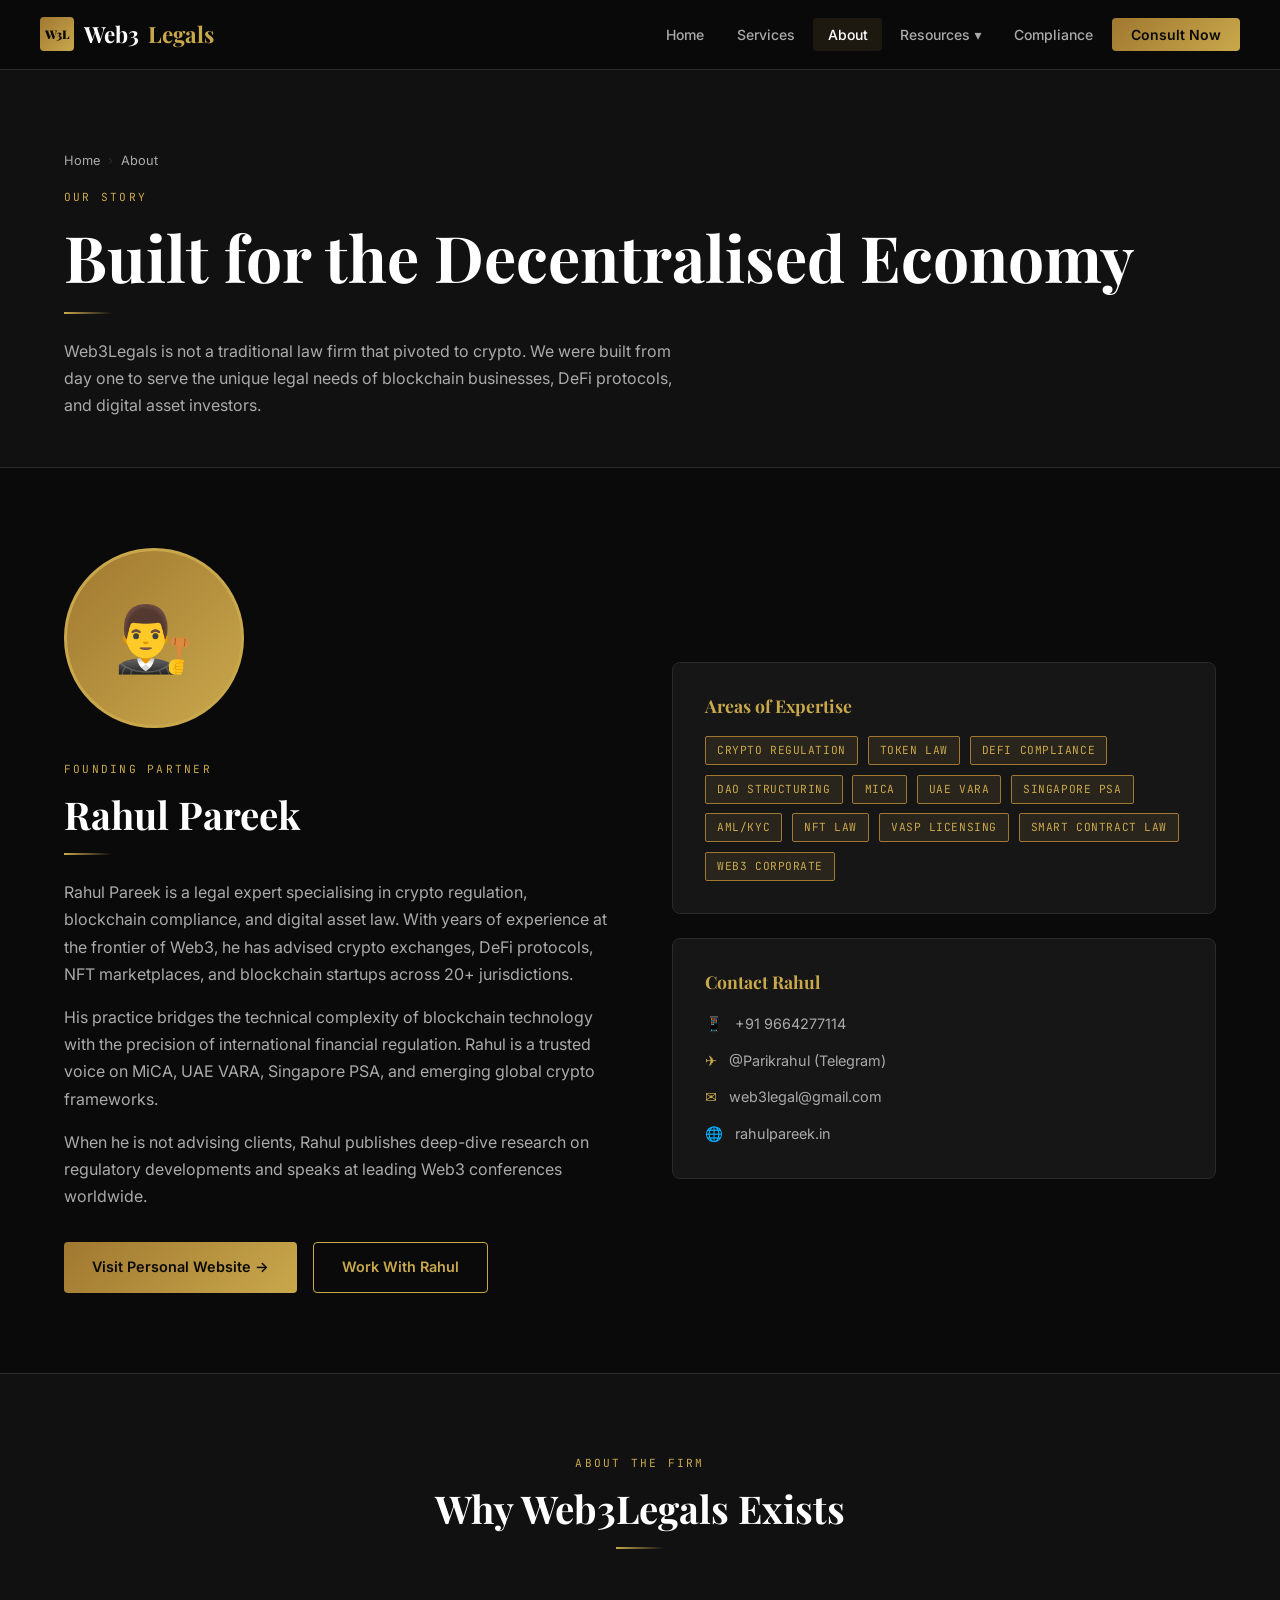
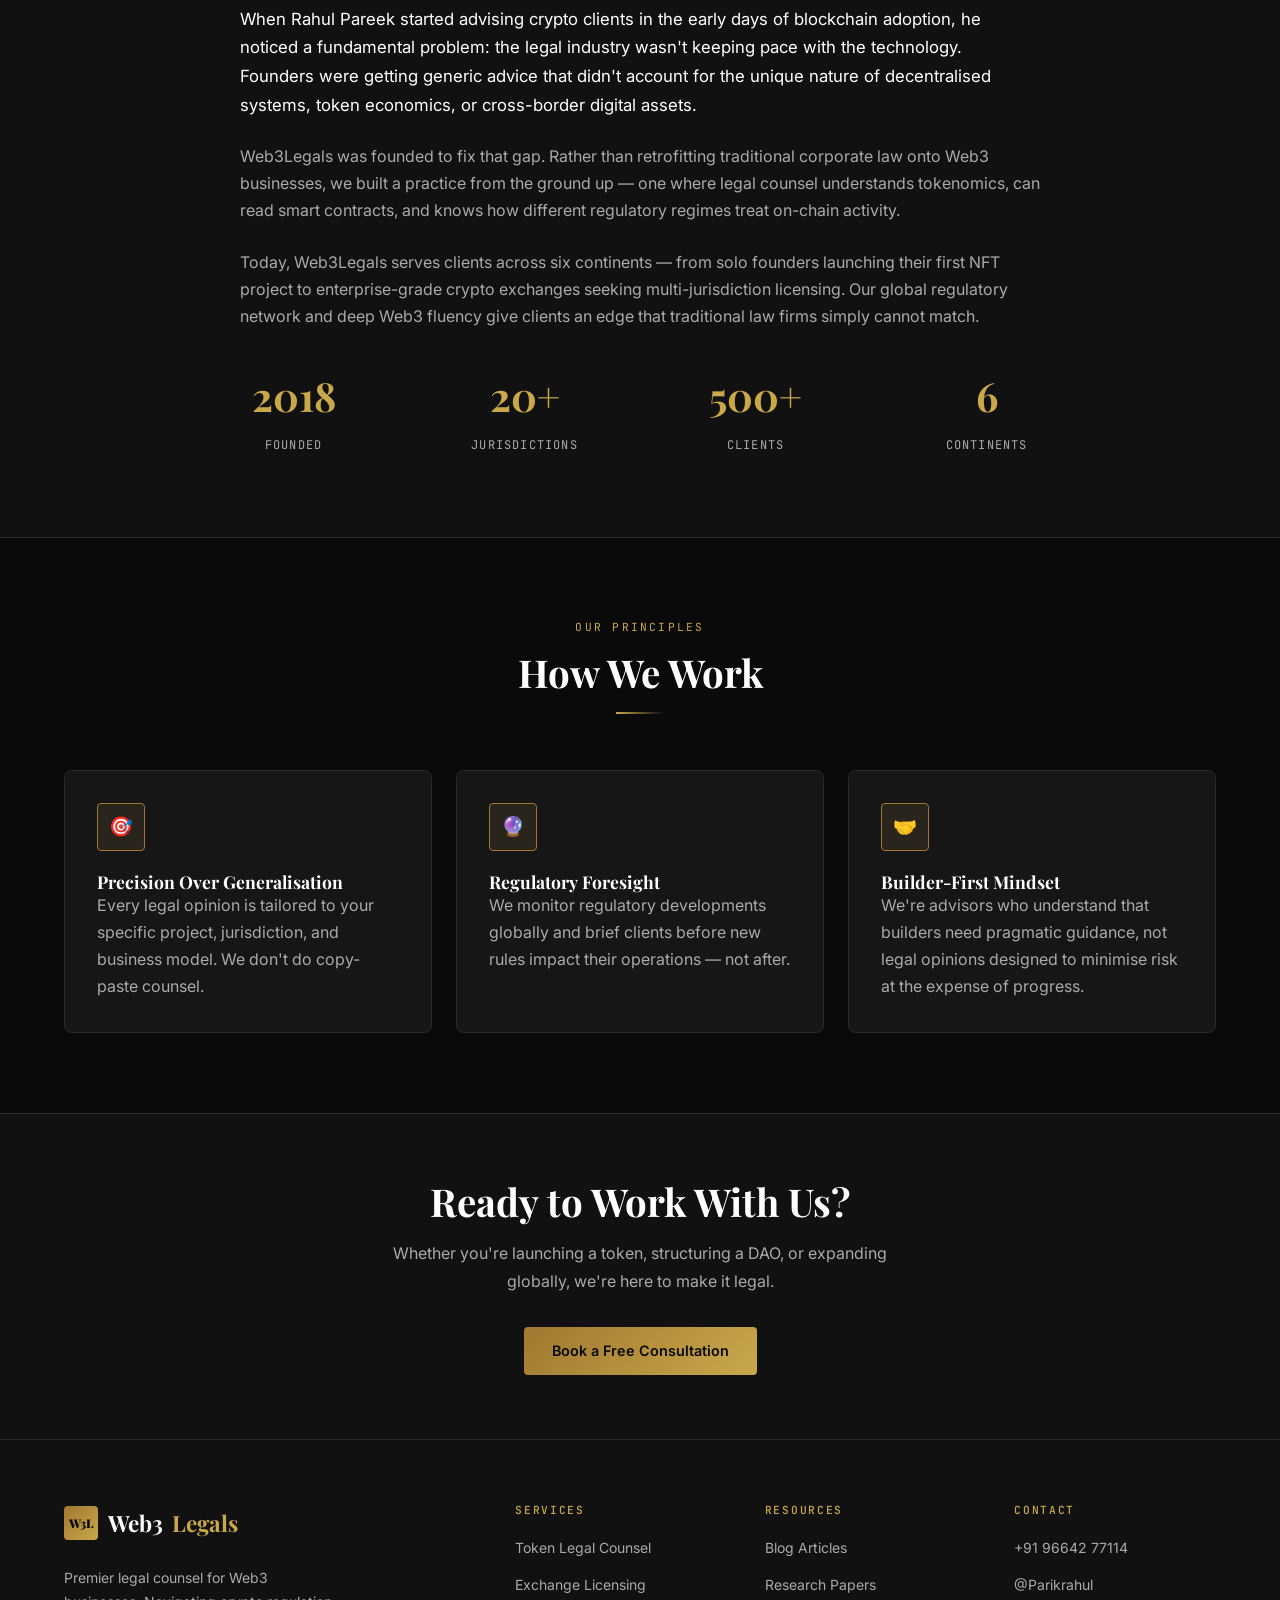
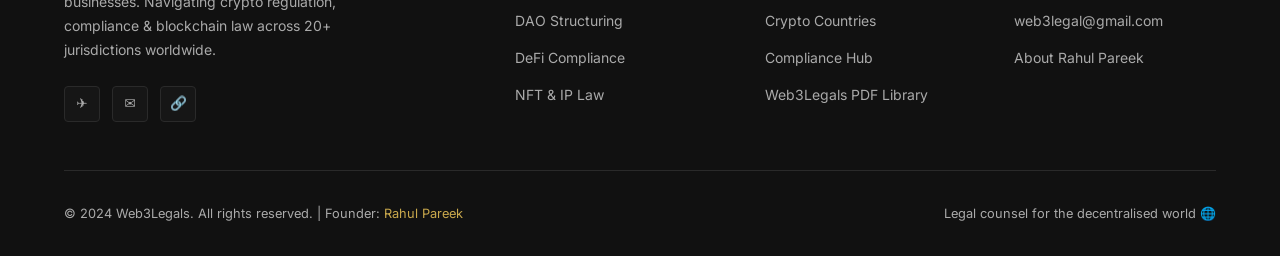
<file: web3legals/pages/about.html>
<!DOCTYPE html>
<html lang="en">
<head>
  <meta charset="UTF-8">
  <meta name="viewport" content="width=device-width, initial-scale=1.0">
  <title>About — Web3Legals | Rahul Pareek, Crypto & Blockchain Legal Expert</title>
  <meta name="description" content="Web3Legals is a premier crypto law firm founded by Rahul Pareek. Expert in blockchain law, DeFi regulation, and crypto compliance across 20+ jurisdictions.">
  <link rel="canonical" href="https://web3legals.com/pages/about.html">
  <link rel="stylesheet" href="../css/style.css">
  <script src="../js/layout.js" defer></script>
</head>
<body>
<main style="padding-top:70px;">

<!-- PAGE HERO -->
<section style="background:var(--black-soft);border-bottom:1px solid var(--black-border);padding:4rem 0 3rem;">
  <div class="container">
    <div class="breadcrumb"><a href="../index.html">Home</a><span class="sep">›</span><span>About</span></div>
    <span class="section-label">Our Story</span>
    <h1>Built for the Decentralised Economy</h1>
    <div class="divider"></div>
    <p style="max-width:620px;">Web3Legals is not a traditional law firm that pivoted to crypto. We were built from day one to serve the unique legal needs of blockchain businesses, DeFi protocols, and digital asset investors.</p>
  </div>
</section>

<!-- FOUNDER -->
<section>
  <div class="container">
    <div class="grid-2" style="gap:4rem;align-items:center;">
      <div class="fade-in">
        <div style="width:180px;height:180px;border-radius:50%;background:linear-gradient(135deg,var(--gold-dark),var(--gold));display:flex;align-items:center;justify-content:center;font-size:4rem;margin-bottom:2rem;border:3px solid var(--gold);">
          👨‍⚖️
        </div>
        <span class="section-label">Founding Partner</span>
        <h2>Rahul Pareek</h2>
        <div class="divider"></div>
        <p style="margin-bottom:1rem;">Rahul Pareek is a legal expert specialising in crypto regulation, blockchain compliance, and digital asset law. With years of experience at the frontier of Web3, he has advised crypto exchanges, DeFi protocols, NFT marketplaces, and blockchain startups across 20+ jurisdictions.</p>
        <p style="margin-bottom:1rem;">His practice bridges the technical complexity of blockchain technology with the precision of international financial regulation. Rahul is a trusted voice on MiCA, UAE VARA, Singapore PSA, and emerging global crypto frameworks.</p>
        <p style="margin-bottom:2rem;">When he is not advising clients, Rahul publishes deep-dive research on regulatory developments and speaks at leading Web3 conferences worldwide.</p>
        <div style="display:flex;gap:1rem;flex-wrap:wrap;">
          <a href="https://rahulpareek.in" target="_blank" class="btn btn-gold">Visit Personal Website →</a>
          <a href="contact.html" class="btn btn-outline">Work With Rahul</a>
        </div>
      </div>
      <div class="fade-in">
        <div class="card" style="margin-bottom:1.5rem;">
          <h4 style="margin-bottom:1.25rem;color:var(--gold);">Areas of Expertise</h4>
          <div style="display:flex;flex-wrap:wrap;gap:0.6rem;">
            <span class="tag tag-gold">Crypto Regulation</span>
            <span class="tag tag-gold">Token Law</span>
            <span class="tag tag-gold">DeFi Compliance</span>
            <span class="tag tag-gold">DAO Structuring</span>
            <span class="tag tag-gold">MiCA</span>
            <span class="tag tag-gold">UAE VARA</span>
            <span class="tag tag-gold">Singapore PSA</span>
            <span class="tag tag-gold">AML/KYC</span>
            <span class="tag tag-gold">NFT Law</span>
            <span class="tag tag-gold">VASP Licensing</span>
            <span class="tag tag-gold">Smart Contract Law</span>
            <span class="tag tag-gold">Web3 Corporate</span>
          </div>
        </div>
        <div class="card">
          <h4 style="margin-bottom:1.25rem;color:var(--gold);">Contact Rahul</h4>
          <div style="display:flex;flex-direction:column;gap:0.75rem;">
            <a href="tel:+919664277114" style="color:var(--white-muted);font-size:0.9rem;display:flex;align-items:center;gap:0.75rem;">
              <span style="color:var(--gold);">📱</span> +91 9664277114
            </a>
            <a href="https://t.me/Parikrahul" target="_blank" style="color:var(--white-muted);font-size:0.9rem;display:flex;align-items:center;gap:0.75rem;">
              <span style="color:var(--gold);">✈</span> @Parikrahul (Telegram)
            </a>
            <a href="mailto:web3legal@gmail.com" style="color:var(--white-muted);font-size:0.9rem;display:flex;align-items:center;gap:0.75rem;">
              <span style="color:var(--gold);">✉</span> web3legal@gmail.com
            </a>
            <a href="https://rahulpareek.in" target="_blank" style="color:var(--white-muted);font-size:0.9rem;display:flex;align-items:center;gap:0.75rem;">
              <span style="color:var(--gold);">🌐</span> rahulpareek.in
            </a>
          </div>
        </div>
      </div>
    </div>
  </div>
</section>

<!-- FIRM STORY -->
<section style="background:var(--black-soft);border-top:1px solid var(--black-border);border-bottom:1px solid var(--black-border);">
  <div class="container">
    <div class="section-header fade-in">
      <span class="section-label">About the Firm</span>
      <h2>Why Web3Legals Exists</h2>
      <div class="divider divider-center"></div>
    </div>
    <div style="max-width:800px;margin:0 auto;" class="fade-in">
      <p style="margin-bottom:1.5rem;font-size:1.05rem;color:var(--white);">When Rahul Pareek started advising crypto clients in the early days of blockchain adoption, he noticed a fundamental problem: the legal industry wasn't keeping pace with the technology. Founders were getting generic advice that didn't account for the unique nature of decentralised systems, token economics, or cross-border digital assets.</p>
      <p style="margin-bottom:1.5rem;">Web3Legals was founded to fix that gap. Rather than retrofitting traditional corporate law onto Web3 businesses, we built a practice from the ground up — one where legal counsel understands tokenomics, can read smart contracts, and knows how different regulatory regimes treat on-chain activity.</p>
      <p style="margin-bottom:2rem;">Today, Web3Legals serves clients across six continents — from solo founders launching their first NFT project to enterprise-grade crypto exchanges seeking multi-jurisdiction licensing. Our global regulatory network and deep Web3 fluency give clients an edge that traditional law firms simply cannot match.</p>
    </div>
    <div class="grid-4 fade-in" style="max-width:900px;margin:0 auto;">
      <div class="stat"><span class="stat-number">2018</span><span class="stat-label">Founded</span></div>
      <div class="stat"><span class="stat-number">20+</span><span class="stat-label">Jurisdictions</span></div>
      <div class="stat"><span class="stat-number">500+</span><span class="stat-label">Clients</span></div>
      <div class="stat"><span class="stat-number">6</span><span class="stat-label">Continents</span></div>
    </div>
  </div>
</section>

<!-- VALUES -->
<section>
  <div class="container">
    <div class="section-header fade-in">
      <span class="section-label">Our Principles</span>
      <h2>How We Work</h2>
      <div class="divider divider-center"></div>
    </div>
    <div class="grid-3">
      <div class="card fade-in">
        <div class="card-icon">🎯</div>
        <h4>Precision Over Generalisation</h4>
        <p>Every legal opinion is tailored to your specific project, jurisdiction, and business model. We don't do copy-paste counsel.</p>
      </div>
      <div class="card fade-in">
        <div class="card-icon">🔮</div>
        <h4>Regulatory Foresight</h4>
        <p>We monitor regulatory developments globally and brief clients before new rules impact their operations — not after.</p>
      </div>
      <div class="card fade-in">
        <div class="card-icon">🤝</div>
        <h4>Builder-First Mindset</h4>
        <p>We're advisors who understand that builders need pragmatic guidance, not legal opinions designed to minimise risk at the expense of progress.</p>
      </div>
    </div>
  </div>
</section>

<!-- CTA -->
<section style="background:var(--black-soft);border-top:1px solid var(--black-border);padding:4rem 0;text-align:center;">
  <div class="container fade-in">
    <h2 style="margin-bottom:1rem;">Ready to Work With Us?</h2>
    <p style="max-width:500px;margin:0 auto 2rem;">Whether you're launching a token, structuring a DAO, or expanding globally, we're here to make it legal.</p>
    <a href="contact.html" class="btn btn-gold">Book a Free Consultation</a>
  </div>
</section>

</main>
</body>
</html>
</file>
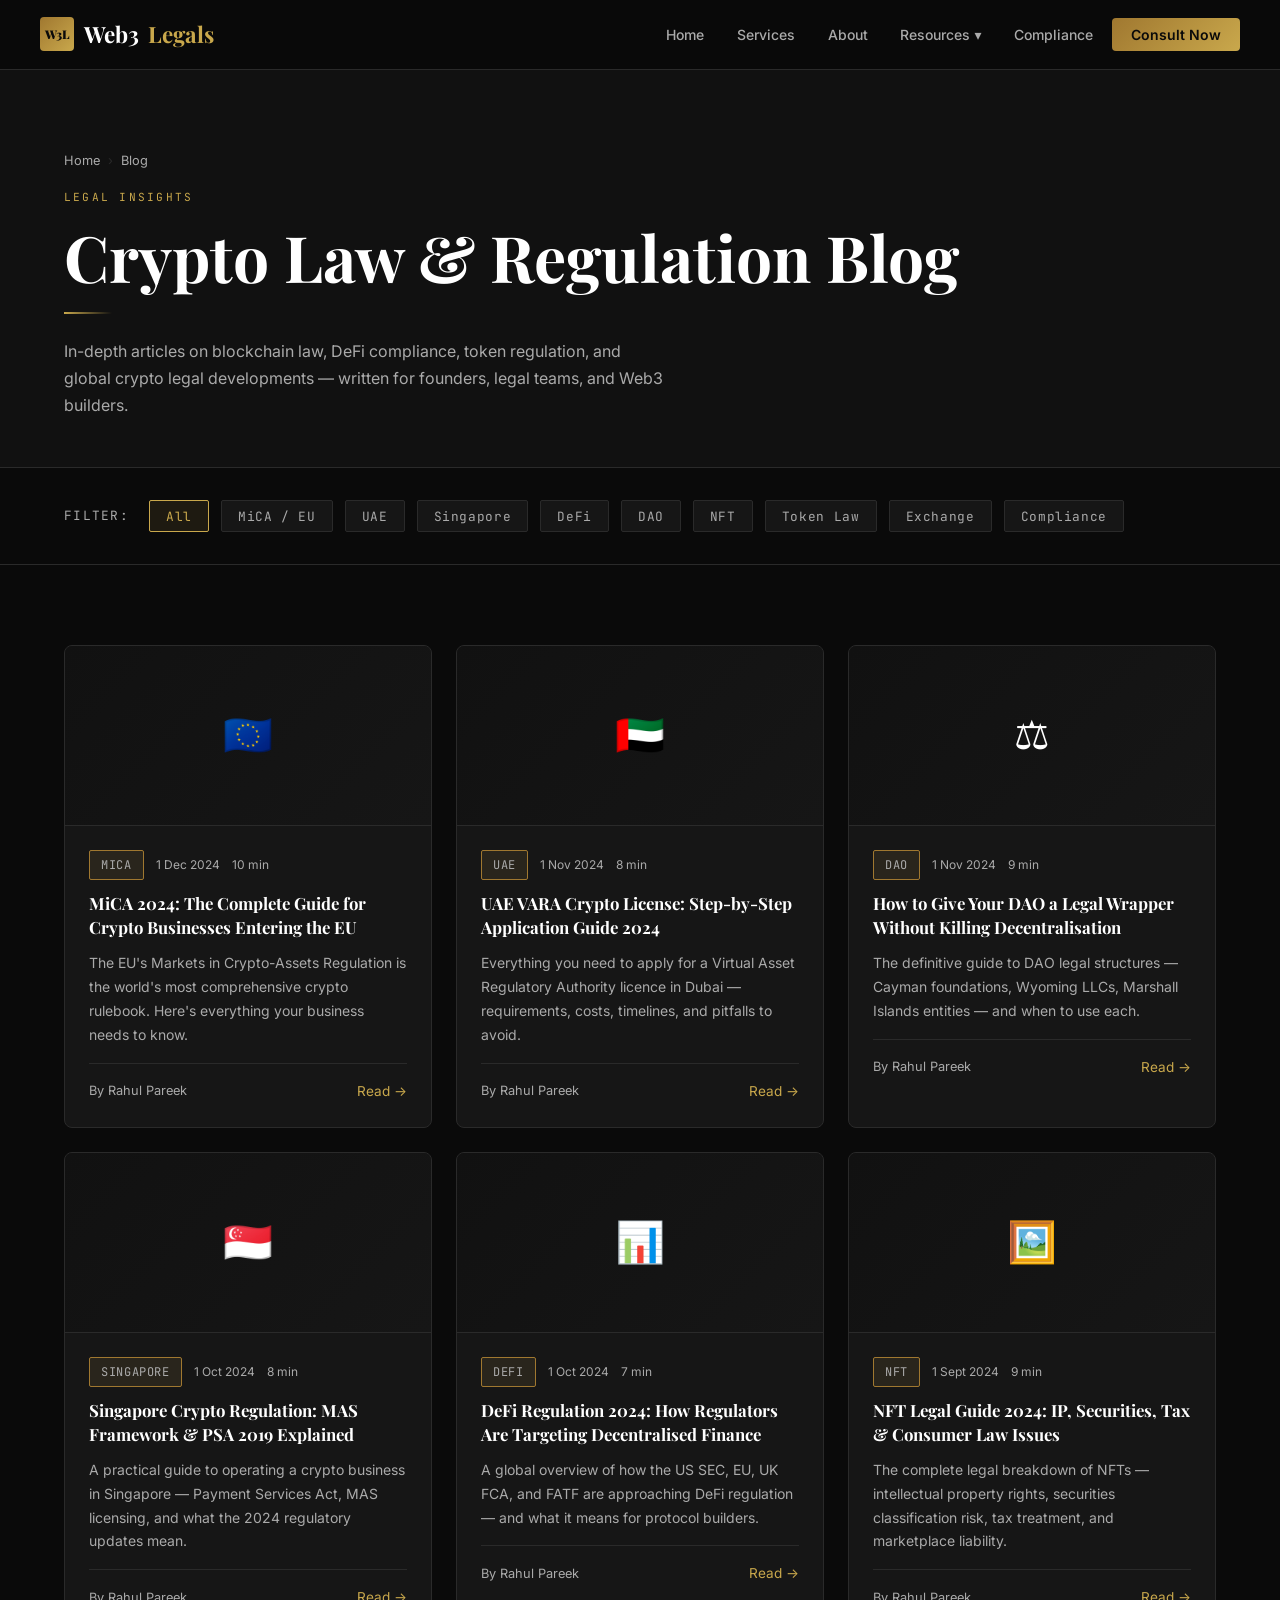
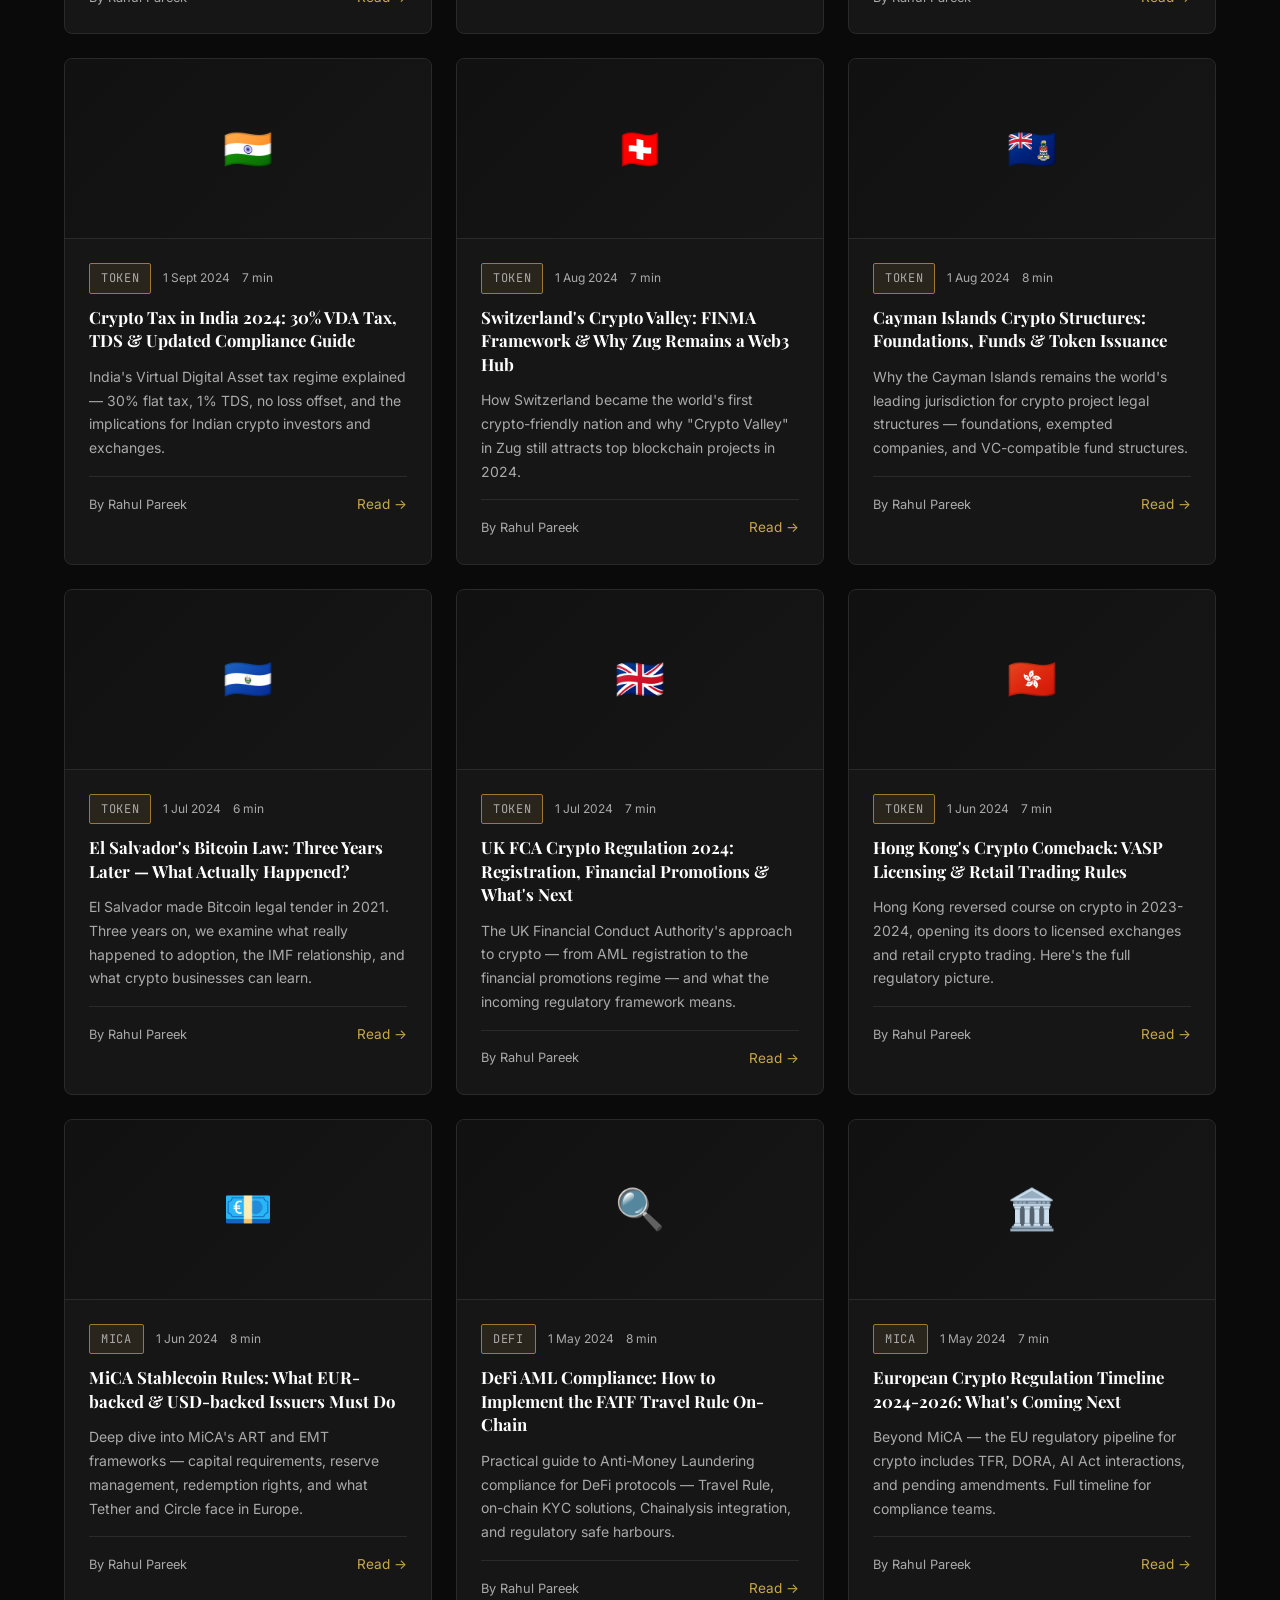
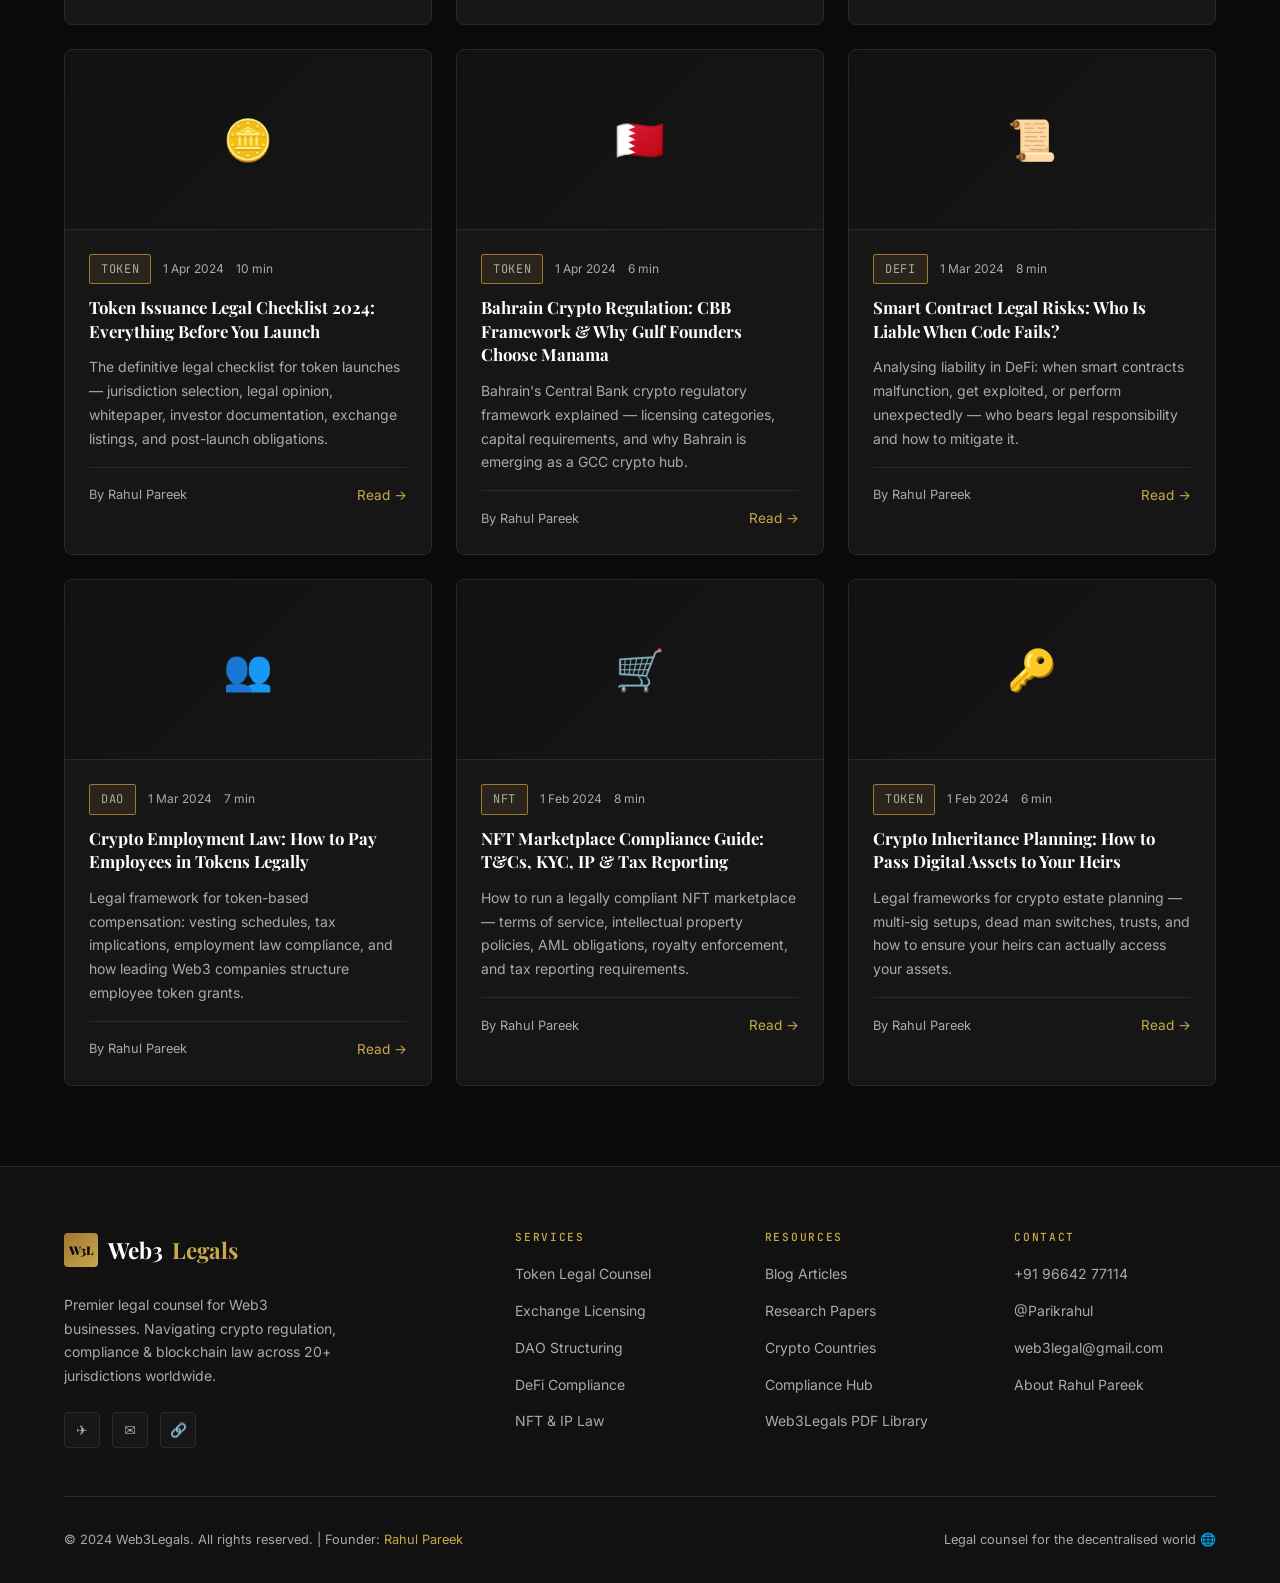
<file: web3legals/pages/blog.html>
<!DOCTYPE html>
<html lang="en">
<head>
  <meta charset="UTF-8">
  <meta name="viewport" content="width=device-width, initial-scale=1.0">
  <title>Blog — Web3Legals | Crypto Law & Regulation Articles</title>
  <meta name="description" content="Expert articles on crypto regulation, blockchain law, DeFi compliance, NFT legality, and global Web3 regulatory updates from Web3Legals.">
  <link rel="canonical" href="https://web3legals.com/pages/blog.html">

  <!-- Open Graph -->
  <meta property="og:type" content="website">
  <meta property="og:site_name" content="Web3Legals">
  <meta property="og:title" content="Blog — Web3Legals | Crypto Law & Regulation Articles">
  <meta property="og:description" content="Expert articles on crypto regulation, blockchain law, DeFi compliance, NFT legality, and global Web3 regulatory updates from Web3Legals.">
  <meta property="og:url" content="https://web3legals.com/pages/blog.html">
  <meta property="og:image" content="https://web3legals.com/og-image.png">

  <!-- Twitter Card -->
  <meta name="twitter:card" content="summary_large_image">
  <meta name="twitter:site" content="@web3legals">
  <meta name="twitter:title" content="Blog — Web3Legals | Crypto Law & Regulation Articles">
  <meta name="twitter:description" content="Expert articles on crypto regulation, blockchain law, DeFi compliance, NFT legality, and global Web3 regulatory updates from Web3Legals.">
  <meta name="twitter:image" content="https://web3legals.com/og-image.png">

  <!-- Google Analytics -->
  <script async src="https://www.googletagmanager.com/gtag/js?id=G-616QFX5K89"></script>
  <script>
    window.dataLayer = window.dataLayer || [];
    function gtag(){dataLayer.push(arguments);}
    gtag('js', new Date());
    gtag('config', 'G-616QFX5K89');
  </script>

  <link rel="stylesheet" href="../css/style.css">
  <script src="../js/layout.js" defer></script>
</head>
<body>
<main style="padding-top:70px;">

<section style="background:var(--black-soft);border-bottom:1px solid var(--black-border);padding:4rem 0 3rem;">
  <div class="container">
    <div class="breadcrumb"><a href="../index.html">Home</a><span class="sep">›</span><span>Blog</span></div>
    <span class="section-label">Legal Insights</span>
    <h1>Crypto Law & Regulation Blog</h1>
    <div class="divider"></div>
    <p style="max-width:600px;">In-depth articles on blockchain law, DeFi compliance, token regulation, and global crypto legal developments — written for founders, legal teams, and Web3 builders.</p>
  </div>
</section>

<!-- FILTERS -->
<section style="padding:2rem 0;border-bottom:1px solid var(--black-border);">
  <div class="container">
    <div style="display:flex;gap:0.75rem;flex-wrap:wrap;align-items:center;">
      <span style="font-size:0.8rem;color:var(--white-muted);font-family:var(--font-mono);letter-spacing:0.1em;text-transform:uppercase;margin-right:0.5rem;">Filter:</span>
      <button class="filter-btn active" data-cat="All">All</button>
      <button class="filter-btn" data-cat="MiCA">MiCA / EU</button>
      <button class="filter-btn" data-cat="UAE">UAE</button>
      <button class="filter-btn" data-cat="Singapore">Singapore</button>
      <button class="filter-btn" data-cat="DeFi">DeFi</button>
      <button class="filter-btn" data-cat="DAO">DAO</button>
      <button class="filter-btn" data-cat="NFT">NFT</button>
      <button class="filter-btn" data-cat="Token">Token Law</button>
      <button class="filter-btn" data-cat="Exchange">Exchange</button>
      <button class="filter-btn" data-cat="Compliance">Compliance</button>
    </div>
  </div>
</section>

<!-- ARTICLES GRID -->
<section>
  <div class="container">
    <div class="grid-3" id="blogGrid"></div>
    <div id="noResults" style="display:none;text-align:center;padding:3rem;">
      <p>No articles found for this filter.</p>
    </div>
  </div>
</section>

<!-- ARTICLE MODAL -->
<div id="articleModal" style="display:none;position:fixed;inset:0;z-index:2000;background:rgba(0,0,0,0.85);overflow-y:auto;padding:2rem 1rem;">
  <div style="max-width:800px;margin:0 auto;background:var(--black-card);border:1px solid var(--black-border);border-radius:var(--radius-lg);padding:3rem 2.5rem;position:relative;">
    <button onclick="closeModal()" style="position:absolute;top:1.5rem;right:1.5rem;background:var(--black-border);border:none;color:var(--white);width:36px;height:36px;border-radius:50%;cursor:pointer;font-size:1.1rem;">✕</button>
    <div id="articleContent"></div>
  </div>
</div>

<style>
.filter-btn {
  background: var(--black-card); border: 1px solid var(--black-border);
  color: var(--white-muted); padding: 0.4rem 1rem;
  border-radius: 2px; cursor: pointer; font-size: 0.8rem;
  font-family: var(--font-mono); letter-spacing: 0.05em;
  transition: all var(--transition);
}
.filter-btn:hover, .filter-btn.active { border-color: var(--gold); color: var(--gold); background: var(--gold-muted); }
/* ── Article Body Typography & Spacing ── */
#articleBody { font-size: .95rem; line-height: 1.85; color: var(--white-muted); }

/* Headings */
#articleBody h2 {
  font-family: var(--font-display); font-size: 1.45rem; color: var(--white);
  margin: 2.75rem 0 .85rem; padding-bottom: .6rem;
  border-bottom: 1px solid var(--black-border); line-height: 1.3;
}
#articleBody h2:first-child { margin-top: .25rem; }
#articleBody h3 {
  font-family: var(--font-display); font-size: 1.05rem; color: var(--gold);
  margin: 2rem 0 .5rem; line-height: 1.4;
}
#articleBody h4 {
  font-size: .95rem; color: var(--white); font-weight: 600;
  margin: 1.5rem 0 .4rem;
}

/* Paragraphs */
#articleBody p { margin: 0 0 1rem; color: var(--white-muted); line-height: 1.9; }
#articleBody p:last-child { margin-bottom: 0; }

/* Lists */
#articleBody ul, #articleBody ol {
  padding-left: 1.6rem; margin: .25rem 0 1.25rem; color: var(--white-muted);
}
#articleBody li { margin-bottom: .5rem; line-height: 1.75; padding-left: .25rem; }
#articleBody li:last-child { margin-bottom: 0; }

/* Inline */
#articleBody strong { color: var(--white); font-weight: 600; }
#articleBody em { color: var(--white-muted); font-style: italic; }
#articleBody a { color: var(--gold); text-decoration: none; }
#articleBody a:hover { color: var(--gold-light); text-decoration: underline; }

/* Horizontal rule — pillar separator */
#articleBody hr {
  border: none; border-top: 1px solid var(--black-border);
  margin: 2.5rem 0;
}

/* Blockquote — CTA style */
#articleBody blockquote {
  border-left: 3px solid var(--gold);
  padding: 1.1rem 1.5rem;
  margin: 2rem 0;
  background: var(--gold-muted);
  border-radius: 0 var(--radius) var(--radius) 0;
}
#articleBody blockquote p {
  color: var(--white); margin: 0; font-size: 1rem; line-height: 1.75;
}

/* Code */
#articleBody code {
  background: var(--black-soft); padding: .15rem .4rem;
  border-radius: 2px; font-family: var(--font-mono);
  font-size: .82em; color: var(--gold-light);
}
#articleBody pre {
  background: var(--black-soft); border: 1px solid var(--black-border);
  border-radius: var(--radius); padding: 1.25rem;
  overflow-x: auto; margin: 1.25rem 0;
}
</style>

<script>
/* ─── INJECT SEO DEFAULTS FROM CMS SETTINGS ─────────────────
   Reads w3l_settings from localStorage (saved by admin.html)
   and injects GA, OG image, Twitter Card meta tags into <head>.
   Completely standalone — does not touch any other function.   */
/* ─── SEO DEFAULTS ───────────────────────────────────────────
   These values are baked into the file directly so they work
   for every visitor — not just the admin's browser.          */

/* ─── API CONFIG ────────────────────────────────────────────── */
const BLOG_API = ''; // Auto-detects: same origin as blog page

/* ─── FETCH POSTS FROM D1 VIA WORKER API ────────────────────── */
async function fetchPostsFromAPI() {
  try {
    const base = 'https://web3legals-api.web3legalsofficialdev.workers.dev'; // Cloudflare Worker API
    const r = await fetch(base + '/api/posts');
    if (!r.ok) return null;
    const posts = await r.json();
    if (posts && posts.length) {
      // Cache in localStorage for instant load next time
      try { localStorage.setItem('w3l_posts', JSON.stringify(posts)); } catch(e) {}
      return posts;
    }
    return null;
  } catch(e) { return null; }
}

/* ─── HARDCODED ARTICLES (legacy format) ──────────────────── */
const ARTICLES = [
  {slug:'mica-2024-guide',emoji:'🇪🇺',cat:'MiCA',date:'Dec 2024',title:'MiCA 2024: The Complete Guide for Crypto Businesses Entering the EU',excerpt:'The EU\'s Markets in Crypto-Assets Regulation is the world\'s most comprehensive crypto rulebook. Here\'s everything your business needs to know.',readTime:'10 min',body:`<h2>MiCA 2024: Complete Guide</h2><p>The Markets in Crypto-Assets Regulation (MiCA) officially entered full force in December 2024, establishing the European Union as the world's most regulated — and arguably most predictable — crypto jurisdiction.</p><h3>What MiCA Covers</h3><p>MiCA creates a unified licensing regime for crypto-asset service providers (CASPs) across all 27 EU member states. The regulation covers three categories of crypto assets: asset-referenced tokens (ARTs), e-money tokens (EMTs), and "other" crypto assets (including utility tokens and most cryptocurrencies).</p><h3>Who Needs a MiCA Licence?</h3><p>Any entity providing crypto-asset services in the EU — including exchanges, custodians, portfolio managers, advisors, and transfer services — must obtain CASP authorisation from their national competent authority (NCA). The "passport" then allows operation across all EU states.</p><h3>Timeline & Compliance Costs</h3><p>Existing crypto firms operating in the EU under national regimes were granted an 18-month transition period (ending mid-2026 for most states). New entrants must apply before operating. Authorisation typically takes 3–6 months and costs between €50,000–€500,000 depending on jurisdiction and firm size.</p><h3>Key Obligations</h3><ul style="color:var(--white-muted);padding-left:1.5rem;margin:1rem 0;"><li>Whitepapers for asset issuance</li><li>Ongoing disclosure requirements</li><li>Reserve requirements for ARTs and EMTs</li><li>Strict AML/KYC under AMLD6</li><li>Consumer protection and complaint handling</li></ul><h3>How Web3Legals Can Help</h3><p>We provide end-to-end MiCA compliance services — from gap analysis and whitepaper legal review to NCA application preparation and ongoing compliance monitoring. <a href="contact.html">Contact us</a> for a MiCA readiness assessment.</p>`},
  {slug:'uae-vara-license',emoji:'🇦🇪',cat:'UAE',date:'Nov 2024',title:'UAE VARA Crypto License: Step-by-Step Application Guide 2024',excerpt:'Everything you need to apply for a Virtual Asset Regulatory Authority licence in Dubai — requirements, costs, timelines, and pitfalls to avoid.',readTime:'8 min',body:`<h2>UAE VARA Crypto License Guide</h2><p>The UAE's Virtual Assets Regulatory Authority (VARA) has established Dubai as the Middle East's premier crypto hub. VARA licensing is rigorous but offers unmatched benefits: 0% corporate tax, world-class infrastructure, and proximity to a booming Web3 ecosystem.</p><h3>VARA Licence Categories</h3><p>VARA issues licences across seven activity types: Exchange Services, Broker-Dealer Services, Investment Management Services, Lending & Borrowing Services, Payment & Remittance Services, VA Transfer & Settlement Services, and Custody Services. Most exchanges require multiple categories.</p><h3>Application Requirements</h3><p>Applicants need a UAE entity (Free Zone or Mainland), a minimum capital (typically AED 1–4 million depending on category), a fit-and-proper assessment for directors and shareholders, a comprehensive AML/CFT programme, and detailed technology and operational documentation.</p><h3>Timeline & Costs</h3><p>The full licensing process typically takes 9–18 months. VARA application fees range from AED 100,000–500,000, with annual supervision fees layered on top. Total first-year costs for a full-service exchange commonly exceed AED 2 million.</p><h3>DIFC vs ADGM vs Mainland</h3><p>Web3 businesses can also consider the Dubai International Financial Centre (DIFC) and Abu Dhabi Global Market (ADGM) — both are financial free zones with their own regulatory frameworks. DIFC operates under the DFSA and ADGM under FSRA. Each has different capital requirements and activity permissions.</p>`},
  {slug:'dao-legal-wrapper',emoji:'⚖️',cat:'DAO',date:'Nov 2024',title:'How to Give Your DAO a Legal Wrapper Without Killing Decentralisation',excerpt:'The definitive guide to DAO legal structures — Cayman foundations, Wyoming LLCs, Marshall Islands entities — and when to use each.',readTime:'9 min',body:`<h2>DAO Legal Structures</h2><p>Operating a DAO without a legal wrapper is increasingly untenable. Regulators are moving toward treating unincorporated DAOs as general partnerships — meaning every token holder could face unlimited personal liability for the DAO's obligations.</p><h3>Why DAOs Need Legal Wrappers</h3><p>A legal wrapper gives a DAO contractual capacity (ability to sign agreements), limited liability protection for contributors, the ability to hold IP and operate bank accounts, and a clear counterparty for regulators and courts.</p><h3>The Cayman Foundation</h3><p>The Cayman Islands Foundation Company is the gold standard for major protocol DAOs. It can be structured to be "ownerless" — no shareholders, just members and an optional supervisor. The foundation holds IP, receives protocol fees, and serves as the legal face of the DAO while the actual governance remains on-chain.</p><h3>Wyoming DAO LLC</h3><p>Wyoming became the first US state to legally recognise DAOs as LLCs in 2021. The Wyoming DAO LLC allows the LLC's operating agreement to be wholly or partly on a blockchain. Governance tokens can map directly to membership interests. Best for US-adjacent projects.</p><h3>Marshall Islands DAO LLC</h3><p>The Republic of the Marshall Islands passed the Decentralised Autonomous Organization Act in 2022, providing specific legal recognition for on-chain governance. Popular for projects seeking a jurisdiction with minimal regulatory overhead.</p>`},
  {slug:'singapore-crypto-regulation',emoji:'🇸🇬',cat:'Singapore',date:'Oct 2024',title:'Singapore Crypto Regulation: MAS Framework & PSA 2019 Explained',excerpt:'A practical guide to operating a crypto business in Singapore — Payment Services Act, MAS licensing, and what the 2024 regulatory updates mean.',readTime:'8 min',body:`<h2>Singapore Crypto Regulation Guide</h2><p>Singapore has long been one of Asia's most welcoming jurisdictions for crypto businesses — but that welcome comes with strict compliance requirements under the Monetary Authority of Singapore (MAS).</p><h3>Payment Services Act 2019</h3><p>The Payment Services Act (PSA) 2019 is the primary legislation governing crypto businesses in Singapore. It creates three licence classes: Standard Payment Institution (SPI), Major Payment Institution (MPI), and Money-Changing Licence. Most crypto businesses require MPI status.</p><h3>Digital Payment Token Services</h3><p>Firms providing Digital Payment Token (DPT) services — including crypto exchanges, custodians, and OTC desks — must hold an MPI licence for DPT services. Requirements include S$250,000 base capital, a permanent place of business in Singapore, and fit-and-proper directors.</p><h3>2023-2024 Updates</h3><p>MAS significantly tightened crypto regulation following the TerraLUNA and FTX collapses. Key changes include mandatory retail investor risk disclosure, restrictions on DPT advertising, enhanced customer due diligence, and new custody segregation requirements effective 2024.</p><h3>Tax Treatment</h3><p>Singapore has no capital gains tax, making it attractive for crypto investors. However, crypto received as payment for services is treated as income and taxed accordingly. Mining and staking rewards may also be taxable depending on the facts.</p>`},
  {slug:'defi-regulation-2024',emoji:'📊',cat:'DeFi',date:'Oct 2024',title:'DeFi Regulation 2024: How Regulators Are Targeting Decentralised Finance',excerpt:'A global overview of how the US SEC, EU, UK FCA, and FATF are approaching DeFi regulation — and what it means for protocol builders.',readTime:'7 min',body:`<h2>DeFi Regulation 2024</h2><p>The regulatory noose around DeFi tightened significantly in 2023-2024. Regulators in the US, EU, UK, and globally have moved from observer status to active enforcement and rulemaking.</p><h3>SEC's View: Most DeFi is Securities</h3><p>The US Securities and Exchange Commission has consistently argued that most DeFi tokens — particularly governance tokens and yield-bearing instruments — constitute securities. Several high-profile enforcement actions in 2023-2024 targeted DEXes, lending protocols, and DAO governance token issuers.</p><h3>MiCA and DeFi</h3><p>Interestingly, MiCA explicitly excludes "fully decentralised" crypto-asset services with no issuer or service provider. However, MiCA's Article 2(4) notes that truly decentralised services are rare — any protocol with an identifiable developer team, admin keys, or fee recipients likely falls within scope.</p><h3>FATF Travel Rule</h3><p>The Financial Action Task Force (FATF) Travel Rule requires VASPs to share originator and beneficiary information for crypto transfers above $1,000. Applying this to DeFi is technically complex — but regulators are increasingly requiring front-end operators and interface providers to comply.</p><h3>Practical Guidance</h3><p>DeFi protocols should conduct legal opinion exercises to assess their regulatory status, consider progressive decentralisation strategies, ensure admin key controls are documented and secured, and consult with legal counsel before deploying revenue-generating features.</p>`},
  {slug:'nft-legal-guide',emoji:'🖼️',cat:'NFT',date:'Sep 2024',title:'NFT Legal Guide 2024: IP, Securities, Tax & Consumer Law Issues',excerpt:'The complete legal breakdown of NFTs — intellectual property rights, securities classification risk, tax treatment, and marketplace liability.',readTime:'9 min',body:`<h2>NFT Legal Guide 2024</h2><p>NFTs exist at the intersection of intellectual property law, financial regulation, consumer protection, and tax — making them one of the most legally complex assets in the digital economy.</p><h3>IP Rights: What NFT Buyers Actually Own</h3><p>Buying an NFT does not automatically transfer copyright. Unless the sales terms explicitly assign IP rights, the buyer typically receives only a limited licence — often just the right to display the image. IP assignment requires a written agreement that clearly specifies what rights transfer and under what conditions.</p><h3>Securities Risk</h3><p>The SEC has scrutinised several NFT projects as unregistered securities offerings, particularly when: (1) the project was sold as an investment, (2) there were promises of future development that would increase value, or (3) buyer profits depended on the efforts of the project team. Projects fractionalising NFTs or offering staking yields face heightened risk.</p><h3>Tax Treatment</h3><p>In most jurisdictions, NFT gains are taxed as capital gains. Creators who mint and sell NFTs may also have income tax obligations. Royalties received from secondary sales are generally taxed as ordinary income. DAOs distributing NFT royalties to token holders create complex pass-through tax situations.</p><h3>Marketplace Liability</h3><p>NFT marketplaces can face liability for: hosting infringing content, facilitating unregistered securities offerings, violations of consumer protection laws, and GDPR/privacy issues where metadata includes personal data. Terms of service, DMCA takedown processes, and careful curation are essential risk mitigations.</p>`},
  {slug:'crypto-tax-guide-india',emoji:'🇮🇳',cat:'Token',date:'Sep 2024',title:'Crypto Tax in India 2024: 30% VDA Tax, TDS & Updated Compliance Guide',excerpt:'India\'s Virtual Digital Asset tax regime explained — 30% flat tax, 1% TDS, no loss offset, and the implications for Indian crypto investors and exchanges.',readTime:'7 min',body:`<h2>India Crypto Tax 2024</h2><p>India's tax treatment of Virtual Digital Assets (VDAs) — the government's umbrella term for cryptocurrency and NFTs — is among the world's harshest. Introduced by the Finance Act 2022, the regime fundamentally changed the economics of crypto trading in India.</p><h3>The 30% Flat Tax</h3><p>All gains from VDA transfers are taxed at a flat 30% rate (plus applicable surcharge and cess), regardless of the holding period or the taxpayer's income slab. Unlike equity investments, VDA gains cannot benefit from long-term capital gains rates or exemptions.</p><h3>1% TDS on Transfers</h3><p>Section 194S mandates a 1% Tax Deducted at Source on VDA transfers exceeding ₹50,000 (₹10,000 for specified persons). This falls on the buyer, effectively requiring exchanges to deduct TDS from every qualifying transaction. The TDS is creditable against tax liability but creates significant cash flow friction.</p><h3>No Loss Offset</h3><p>Losses from one VDA cannot be set off against gains from another VDA — nor against any other income. If you lose ₹10 lakh on Bitcoin but gain ₹10 lakh on Ethereum, you owe 30% tax on ₹10 lakh with no relief for the Bitcoin loss. This "no offset" rule is unique to India globally.</p><h3>Gifting & Airdrops</h3><p>VDAs received as gifts above ₹50,000 from non-relatives are taxed as income at slab rates. Airdrops and staking rewards are also taxable as income on receipt.</p>`},
  {slug:'crypto-friendly-switzerland',emoji:'🇨🇭',cat:'Token',date:'Aug 2024',title:'Switzerland\'s Crypto Valley: FINMA Framework & Why Zug Remains a Web3 Hub',excerpt:'How Switzerland became the world\'s first crypto-friendly nation and why "Crypto Valley" in Zug still attracts top blockchain projects in 2024.',readTime:'7 min',body:`<h2>Switzerland Crypto Valley Guide</h2><p>Switzerland pioneered crypto-friendly regulation when the canton of Zug began accepting Bitcoin for government services in 2016. Today, "Crypto Valley" — centred in Zug but spanning Geneva and Zurich — hosts hundreds of blockchain foundations and projects.</p><h3>FINMA's Token Framework</h3><p>The Swiss Financial Market Supervisory Authority (FINMA) issued landmark guidance in 2018 categorising tokens as payment tokens, utility tokens, or asset tokens. Payment and utility tokens generally do not require FINMA authorisation. Asset tokens — which represent claims on underlying assets — may trigger securities or collective investment scheme regulation.</p><h3>DLT Act 2021</h3><p>Switzerland's Distributed Ledger Technology Act (effective 2021) was a world-first: dedicated legislation for blockchain-based assets. It created a new "DLT trading facility" licence, introduced ledger-based securities, and clarified segregation of crypto assets in insolvency — a critical protection for custodians.</p><h3>The Swiss Foundation</h3><p>The Swiss Foundation (Stiftung) remains popular for token issuance. Foundations are not owned — they exist for a specified purpose and are governed by a foundation council. No shareholders mean no equity concerns, and the non-profit structure can align with decentralisation goals.</p><h3>Banking for Crypto</h3><p>SEBA Bank and Sygnum Bank — both FINMA-licensed — specifically serve crypto clients, offering crypto custody, trading, and banking services. This regulatory clarity and banking access distinguish Switzerland from many competing jurisdictions.</p>`},
  {slug:'cayman-crypto-structure',emoji:'🇰🇾',cat:'Token',date:'Aug 2024',title:'Cayman Islands Crypto Structures: Foundations, Funds & Token Issuance',excerpt:'Why the Cayman Islands remains the world\'s leading jurisdiction for crypto project legal structures — foundations, exempted companies, and VC-compatible fund structures.',readTime:'8 min',body:`<h2>Cayman Islands Crypto Guide</h2><p>The Cayman Islands hosts more crypto foundations, VC funds, and token issuers than any other jurisdiction. Its combination of flexible corporate law, no direct taxes, political stability, and sophisticated professional services ecosystem make it the default choice for serious crypto projects.</p><h3>The Cayman Foundation Company</h3><p>The Foundation Companies Act (2017) introduced a structure uniquely suited to blockchain projects: a company with no shareholders, governed by a memorandum and articles that specify its purpose and governance. For DAOs, the foundation can be structured to be governed by on-chain votes, with a "Supervisor" role ensuring legal compliance without controlling operations.</p><h3>Exempted Companies</h3><p>The Cayman Exempted Company is the standard vehicle for operating entities, token issuers, and special purpose vehicles. It requires no minimum capital, can be structured with complex share classes, and benefits from a 20-year statutory tax exemption guarantee.</p><h3>Cayman VC Funds</h3><p>Most major crypto venture funds are structured as Cayman Exempted Limited Partnerships (ELPs). The ELP structure mirrors US Delaware LP terms, making it familiar to institutional LPs, while benefiting from Cayman's CIMA regulatory framework and tax neutrality.</p><h3>CIMA Regulation</h3><p>The Cayman Islands Monetary Authority (CIMA) regulates virtual asset service providers under the Virtual Asset (Service Providers) Act 2020. VASP registration is required for firms actively marketing services into the Cayman Islands but is not triggered merely by having a Cayman entity.</p>`},
  {slug:'el-salvador-bitcoin-law',emoji:'🇸🇻',cat:'Token',date:'Jul 2024',title:'El Salvador\'s Bitcoin Law: Three Years Later — What Actually Happened?',excerpt:'El Salvador made Bitcoin legal tender in 2021. Three years on, we examine what really happened to adoption, the IMF relationship, and what crypto businesses can learn.',readTime:'6 min',body:`<h2>El Salvador Bitcoin Law: 3-Year Review</h2><p>In September 2021, El Salvador became the first country in history to adopt Bitcoin as legal tender under the Bitcoin Law. President Nayib Bukele's government rolled out the Chivo wallet, distributed $30 in Bitcoin to citizens, and pledged to mine Bitcoin with volcanic energy.</p><h3>Adoption Reality</h3><p>Three years in, adoption among Salvadorans is limited. Most citizens who received the $30 airdrop withdrew it immediately as cash. The Chivo wallet has seen low repeat usage, and most businesses accept Bitcoin only because they must — not because customers pay with it.</p><h3>IMF Tensions & 2024 Compromise</h3><p>The IMF long refused to reach a deal with El Salvador over Bitcoin concerns. In January 2024, El Salvador reached a $1.4 billion agreement with the IMF — but only after agreeing to make Bitcoin acceptance optional for businesses (reversing the mandatory acceptance clause) and remove the government's Bitcoin-related fiscal risks.</p><h3>What the Crypto Industry Learned</h3><p>The El Salvador experiment showed that top-down legal tender mandates don't drive organic adoption. It also demonstrated that small, dollarized economies face unique challenges with currency volatility. However, it created useful precedent for crypto's recognition as legitimate currency — a legal argument that has been used in other jurisdictions.</p>`},
  {slug:'uk-fca-crypto-regulation',emoji:'🇬🇧',cat:'Token',date:'Jul 2024',title:'UK FCA Crypto Regulation 2024: Registration, Financial Promotions & What\'s Next',excerpt:'The UK Financial Conduct Authority\'s approach to crypto — from AML registration to the financial promotions regime — and what the incoming regulatory framework means.',readTime:'7 min',body:`<h2>UK FCA Crypto Regulation 2024</h2><p>The UK has moved from a wait-and-see approach to active crypto regulation, with the FCA taking an increasingly assertive stance on both registration requirements and consumer protection.</p><h3>Cryptoasset AML Registration</h3><p>Since January 2020, UK crypto businesses (including exchanges, custodians, and ICO issuers) must register with the FCA under the Money Laundering Regulations. The registration process is rigorous — the FCA has approved fewer than 50% of applications and imposed a "temporary registration" regime that created significant market uncertainty.</p><h3>Financial Promotions Regime</h3><p>From October 2023, crypto firms must comply with strict financial promotions rules when marketing to UK consumers. Promotions must be approved by an FCA-authorised firm (or the crypto firm itself if registered), must include prominent risk warnings, and are subject to FCA intervention powers if deemed harmful.</p><h3>Incoming Regulatory Framework</h3><p>The Financial Services and Markets Act 2023 empowered HM Treasury to bring crypto assets within FCA regulation as a specified investment. The FCA is currently consulting on a full regulatory framework covering trading platforms, intermediaries, and stablecoins — expected to be finalised in 2025-2026.</p>`},
  {slug:'crypto-regulation-hong-kong',emoji:'🇭🇰',cat:'Token',date:'Jun 2024',title:'Hong Kong\'s Crypto Comeback: VASP Licensing & Retail Trading Rules',excerpt:'Hong Kong reversed course on crypto in 2023-2024, opening its doors to licensed exchanges and retail crypto trading. Here\'s the full regulatory picture.',readTime:'7 min',body:`<h2>Hong Kong Crypto Regulation 2024</h2><p>Hong Kong staged a dramatic reversal on crypto in 2023, transforming from a restrictive regime into one of Asia's most active crypto licensing hubs — a strategic move to reclaim its position as Asia's premier financial centre following the rise of Singapore.</p><h3>VASP Licensing Under AMLO</h3><p>Under the updated Anti-Money Laundering and Counter-Terrorist Financing Ordinance (AMLO), all centralised virtual asset trading platforms operating in Hong Kong — or actively marketing to Hong Kong investors — must obtain a VASP licence from the Securities and Futures Commission (SFC). The deadline for existing operators passed in March 2024.</p><h3>Retail Access</h3><p>In a major policy shift, the SFC permitted licensed exchanges to serve retail investors (previously, only professional investors were permitted). Retail-accessible exchanges face additional requirements including suitability assessments, fee disclosures, and limits on complex derivatives products.</p><h3>Stablecoins</h3><p>Hong Kong's Monetary Authority (HKMA) has separately moved to regulate fiat-backed stablecoins, with a licensing regime expected to be operational by 2024-2025. Issuers of HKD or USD-backed stablecoins targeting Hong Kong users will need HKMA authorisation.</p>`},
  {slug:'mica-stablecoin-rules',emoji:'💶',cat:'MiCA',date:'Jun 2024',title:'MiCA Stablecoin Rules: What EUR-backed & USD-backed Issuers Must Do',excerpt:'Deep dive into MiCA\'s ART and EMT frameworks — capital requirements, reserve management, redemption rights, and what Tether and Circle face in Europe.',readTime:'8 min',body:`<h2>MiCA Stablecoin Rules</h2><p>MiCA's most immediately impactful provisions relate to stablecoins — creating strict rules for both asset-referenced tokens (ARTs) and e-money tokens (EMTs). These rules came into force in June 2024, six months ahead of the full CASP licensing framework.</p><h3>ARTs vs EMTs</h3><p>MiCA distinguishes between tokens that reference multiple assets or non-fiat assets (ARTs — think algorithmic stablecoins or basket-backed tokens) and tokens that reference a single fiat currency (EMTs — think USDC or EURT). EMTs are treated more like e-money and face stricter rules; significant ARTs face additional macro-prudential oversight.</p><h3>Reserve Requirements</h3><p>ART issuers must maintain a reserve of assets at least equal to the circulating supply, held in segregated accounts with authorised custodians. The reserve must include at least 30% in deposits at credit institutions. EMT issuers must hold 100% reserves in deposits or government bonds.</p><h3>Tether's EU Challenge</h3><p>USDT — the world's largest stablecoin — faced delistings from EU-licensed exchanges in Q4 2024 after Tether declined to seek EU authorisation under MiCA. This created significant market disruption and highlighted the tension between decentralised/offshore issuers and the EU's territorial regulatory approach.</p>`},
  {slug:'defi-aml-compliance',emoji:'🔍',cat:'DeFi',date:'May 2024',title:'DeFi AML Compliance: How to Implement the FATF Travel Rule On-Chain',excerpt:'Practical guide to Anti-Money Laundering compliance for DeFi protocols — Travel Rule, on-chain KYC solutions, Chainalysis integration, and regulatory safe harbours.',readTime:'8 min',body:`<h2>DeFi AML Compliance Guide</h2><p>Anti-Money Laundering compliance for DeFi is technically complex but increasingly unavoidable. This guide covers practical implementation strategies for protocols that want to maintain compliance without sacrificing the user experience that makes DeFi valuable.</p><h3>The Travel Rule Problem</h3><p>The FATF Travel Rule requires VASPs to pass originator and beneficiary information for transfers above $1,000. For centralised exchanges, this is manageable. For DeFi — where transactions are pseudonymous and permissionless — it creates a fundamental tension between compliance and decentralisation.</p><h3>Practical Compliance Approaches</h3><p>Front-end KYC gates allow protocols to maintain permissionless smart contracts while gating the official front-end interface. This is the approach taken by Uniswap and others: the contracts are open, but the official interface requires users to pass sanctions screening and, in some jurisdictions, identity verification.</p><h3>On-Chain KYC Solutions</h3><p>Projects like Polygon ID, Worldcoin, and various SBT (Soulbound Token) implementations offer privacy-preserving identity proofs that can satisfy regulatory KYC requirements without fully doxxing users. Zero-knowledge proofs allow users to prove nationality, age, or non-sanctions status without revealing their full identity.</p>`},
  {slug:'crypto-regulation-europe-2024',emoji:'🏛️',cat:'MiCA',date:'May 2024',title:'European Crypto Regulation Timeline 2024-2026: What\'s Coming Next',excerpt:'Beyond MiCA — the EU regulatory pipeline for crypto includes TFR, DORA, AI Act interactions, and pending amendments. Full timeline for compliance teams.',readTime:'7 min',body:`<h2>EU Crypto Regulation 2024-2026</h2><p>MiCA is only the beginning. The EU's regulatory pipeline includes a series of overlapping measures that crypto businesses must plan for over the next 24 months.</p><h3>Transfer of Funds Regulation (TFR)</h3><p>The updated TFR, which entered force alongside MiCA, extends the FATF Travel Rule to all crypto transfers — including transfers to unhosted wallets above €1,000. CASPs must collect originator/beneficiary information and undertake risk assessments for unhosted wallet transfers. This creates significant operational complexity for exchanges serving retail users.</p><h3>Digital Operational Resilience Act (DORA)</h3><p>DORA applies to financial entities including MiCA-licensed CASPs from January 2025. It mandates ICT risk management frameworks, incident reporting, digital resilience testing, and third-party ICT risk management. CASPs using cloud providers or third-party custody solutions will need to ensure DORA-compliant contractual arrangements.</p><h3>AML Package 2025</h3><p>A new EU AML Authority (AMLA) will be established by 2025, with direct supervisory powers over the highest-risk CASPs (those operating in 6+ member states). AMLA will publish binding regulatory technical standards for crypto AML — creating an additional layer above national competent authorities.</p>`},
  {slug:'token-issuance-legal-guide',emoji:'🪙',cat:'Token',date:'Apr 2024',title:'Token Issuance Legal Checklist 2024: Everything Before You Launch',excerpt:'The definitive legal checklist for token launches — jurisdiction selection, legal opinion, whitepaper, investor documentation, exchange listings, and post-launch obligations.',readTime:'10 min',body:`<h2>Token Issuance Legal Checklist</h2><p>Launching a token without legal preparation is one of the most common — and costly — mistakes in Web3. This checklist covers the essential legal steps before, during, and after your token launch.</p><h3>Pre-Launch: Jurisdiction & Structure</h3><p>Step 1 is jurisdiction selection: where will the token issuer be incorporated, and which jurisdictions will you actively market to? These are different questions. Common issuer jurisdictions include Cayman (foundation), BVI, Switzerland (foundation), and Singapore. You should explicitly exclude high-risk jurisdictions (US, unless compliant) from your marketing and terms.</p><h3>Legal Opinion on Token Classification</h3><p>Get a written legal opinion on your token's classification in at least your primary operating jurisdictions. The key question: is this a security? If yes, you need to either register or qualify for an exemption (Reg D, Reg S, small offering exemptions). If utility, document the reasoning carefully — enforcement agencies will scrutinise it.</p><h3>Whitepaper Legal Review</h3><p>Your whitepaper is a marketing document with potential securities law implications. Legal review should cover: forward-looking statements, profit expectations, risk disclosures, jurisdictional restrictions, and disclaimers. The whitepaper should not describe the token as an "investment" or project specific returns.</p><h3>Investor Documentation</h3><p>For pre-sale rounds, use SAFT (Simple Agreement for Future Tokens) for US investors under Reg D, or jurisdiction-specific equivalents elsewhere. Ensure all investors are accredited (for securities offerings) and that KYC/AML is conducted. Keep investor records meticulously — you'll need them if regulators come asking.</p>`},
  {slug:'crypto-regulation-bahrain',emoji:'🇧🇭',cat:'Token',date:'Apr 2024',title:'Bahrain Crypto Regulation: CBB Framework & Why Gulf Founders Choose Manama',excerpt:'Bahrain\'s Central Bank crypto regulatory framework explained — licensing categories, capital requirements, and why Bahrain is emerging as a GCC crypto hub.',readTime:'6 min',body:`<h2>Bahrain Crypto Regulation</h2><p>Bahrain has quietly built one of the Middle East's most sophisticated crypto regulatory frameworks, often overlooked in favour of Dubai but increasingly attractive to founders seeking a regulated GCC base with lower costs.</p><h3>CBB Crypto-Asset Module</h3><p>Bahrain's Central Bank (CBB) regulates crypto businesses through its Crypto-Asset Module (CRA), which sits within the CBB Rulebook. The CRA creates a licensing framework for crypto-asset exchanges and custodians, with requirements covering capital adequacy, AML/CFT, technology risk, and governance.</p><h3>Licensing Categories</h3><p>The CBB issues Crypto-Asset Module licences in two categories: Category 1 (exchanges and platforms facilitating trading) and Category 2 (non-trading services including custody, advisory, and portfolio management). Capital requirements range from BD 25,000–300,000 (approximately $66,000–$800,000).</p><h3>Key Advantages</h3><p>Bahrain's advantages include: a regulatory "sandbox" allowing testing without full licensing, a relatively streamlined application process (3-6 months vs 12-18 months in UAE), lower costs than Dubai (office space, personnel), and a strategic location for accessing Saudi Arabia and wider GCC markets.</p>`},
  {slug:'smart-contract-legal-risks',emoji:'📜',cat:'DeFi',date:'Mar 2024',title:'Smart Contract Legal Risks: Who Is Liable When Code Fails?',excerpt:'Analysing liability in DeFi: when smart contracts malfunction, get exploited, or perform unexpectedly — who bears legal responsibility and how to mitigate it.',readTime:'8 min',body:`<h2>Smart Contract Legal Liability</h2><p>Smart contracts are "trustless" — but they're not liability-free. When code executes unexpectedly, whether through bugs, exploits, or changing external conditions, the question of legal liability arises. The answer depends on the structure of the protocol, jurisdiction, and the nature of the failure.</p><h3>Developer Liability</h3><p>In common law jurisdictions, software developers can face liability in contract (if they made express warranties about functionality), tort/negligence (if they failed to exercise reasonable care), or under consumer protection laws. Open-source developers who contributed to a protocol can argue they owe no duty of care to end users — but this defence is weakening as courts examine economic reality over legal form.</p><h3>Auditor Liability</h3><p>Smart contract auditors face potential liability if their audit opinions are relied upon by investors who later suffer losses from vulnerabilities the audit missed. Careful audit report drafting — clearly scoping what was reviewed, what was excluded, and what the opinion covers — is essential risk management for audit firms.</p><h3>DAO Governance Liability</h3><p>DAO governance token holders who vote for protocol upgrades or parameter changes that cause losses could face partnership liability in unincorporated DAOs. This is a key driver of DAO legal wrapping — properly structured DAOs can insulate members from this risk through limited liability entities.</p><h3>Best Practices for Protocol Developers</h3><p>Legal risk mitigation for protocol developers includes: (1) comprehensive audits by reputable firms, (2) bug bounty programmes, (3) legal entity wrappers for the development team, (4) clearly drafted terms of use that disclaim warranties, and (5) insurance — either through traditional professional indemnity or DeFi-native insurance protocols.</p>`},
  {slug:'crypto-employment-web3',emoji:'👥',cat:'DAO',date:'Mar 2024',title:'Crypto Employment Law: How to Pay Employees in Tokens Legally',excerpt:'Legal framework for token-based compensation: vesting schedules, tax implications, employment law compliance, and how leading Web3 companies structure employee token grants.',readTime:'7 min',body:`<h2>Crypto Employment & Token Compensation</h2><p>Web3 companies routinely compensate contributors with tokens — but doing so legally requires careful attention to employment law, securities regulations, and tax obligations across multiple jurisdictions.</p><h3>Employee vs. Contractor</h3><p>The employment vs. independent contractor distinction is crucial in Web3. Many projects work with global, pseudonymous contributors who resist formal employment relationships. Misclassifying employees as contractors creates significant legal exposure — particularly in the EU, UK, and California where worker protections are robust and enforcement is increasing.</p><h3>Token Vesting: Legal Structure</h3><p>Token vesting agreements should be governed by clear contractual terms specifying the vesting schedule, cliff periods, acceleration triggers, and tax treatment. A common structure is a 4-year vest with a 1-year cliff. Tax arises differently depending on whether the tokens are treated as employment income, capital, or a separate asset class in the relevant jurisdiction.</p><h3>Securities Law Concerns</h3><p>Issuing tokens to employees as compensation may constitute a securities offering in some jurisdictions — triggering registration requirements or the need for exemptions. US companies should consider Rule 701 exemptions for employee equity compensation; other jurisdictions have analogous frameworks.</p><h3>Practical Implementation</h3><p>Best practices include: written agreements for all contributor relationships, clear vesting contracts with legal review, tax withholding or reporting obligations depending on jurisdiction, and dedicated token management platforms (Hedgey Finance, Vesting.team) for on-chain vesting enforcement.</p>`},
  {slug:'nft-marketplace-compliance',emoji:'🛒',cat:'NFT',date:'Feb 2024',title:'NFT Marketplace Compliance Guide: T&Cs, KYC, IP & Tax Reporting',excerpt:'How to run a legally compliant NFT marketplace — terms of service, intellectual property policies, AML obligations, royalty enforcement, and tax reporting requirements.',readTime:'8 min',body:`<h2>NFT Marketplace Compliance</h2><p>Running an NFT marketplace requires navigating a complex intersection of IP law, securities regulation, AML obligations, consumer protection, and tax reporting. This guide covers the key compliance requirements for marketplace operators.</p><h3>Terms of Service & IP Policy</h3><p>Your platform T&Cs should clearly: (1) specify what IP rights transfer on NFT sale (typically a licence, not assignment), (2) establish your DMCA/takedown process for infringing content, (3) disclaim warranties about NFT value or future performance, and (4) set out prohibited content categories. Courts have been sympathetic to marketplace "safe harbour" defences where operators have robust T&Cs and active content moderation.</p><h3>AML Obligations</h3><p>FinCEN (US), HMRC (UK), and EU member state AML authorities have increasingly taken the view that high-value NFT platforms are art market participants subject to AML rules. Platforms with transaction volumes above certain thresholds may need to implement KYC, suspicious transaction monitoring, and file Suspicious Activity Reports (SARs).</p><h3>Royalty Enforcement</h3><p>The shift to optional royalties by major marketplaces in 2022-2023 created legal uncertainty. Smart contract-enforced royalties through EIP-2981 or similar standards provide stronger legal footing than marketplace-level enforcement. Royalty agreements embedded in NFT terms can be contractually binding on secondary buyers who agree to the platform's T&Cs.</p>`},
  {slug:'crypto-inheritance-estate',emoji:'🔑',cat:'Token',date:'Feb 2024',title:'Crypto Inheritance Planning: How to Pass Digital Assets to Your Heirs',excerpt:'Legal frameworks for crypto estate planning — multi-sig setups, dead man switches, trusts, and how to ensure your heirs can actually access your assets.',readTime:'6 min',body:`<h2>Crypto Inheritance & Estate Planning</h2><p>An estimated $100 billion in crypto assets are permanently inaccessible due to lost private keys. For those who plan to pass crypto to heirs, the challenge is ensuring access without compromising current security.</p><h3>The Core Problem</h3><p>Traditional estate planning assumes assets can be identified and transferred by executors. Crypto changes this: without private keys or seed phrases, assets are permanently lost. But leaving keys in a will creates security risks before death. The solution requires a careful balance between access and security.</p><h3>Multi-Sig Estate Structures</h3><p>A 2-of-3 multisig wallet — where keys are distributed between the owner, a trusted family member, and a professional custodian or lawyer — can resolve the dilemma. During life, the owner controls 2 keys. On death, the remaining two keyholders can access the funds. Legal documentation should specify the conditions under which the survivor keys can be exercised.</p><h3>Crypto Estate Trust</h3><p>A properly drafted trust can hold crypto assets with a professional trustee. The trust document specifies distribution instructions, the trustee has a fiduciary obligation to follow them, and the legal entity provides a clear framework for probate courts unfamiliar with crypto. Jurisdictions like Wyoming, Nevada, and Liechtenstein have specific provisions for digital asset trusts.</p>`}
];

/* ─── LOAD ALL POSTS ─────────────────────────────────────────
   Priority: D1 API → localStorage cache → hardcoded ARTICLES  */
async function loadAllPostsAsync() {
  // 1. Try D1 API (real database — all devices see same data)
  const apiPosts = await fetchPostsFromAPI();
  if (apiPosts && apiPosts.length) {
    // Merge with hardcoded articles as fallback for any missing slugs
    const apiSlugs = new Set(apiPosts.map(p => p.slug).filter(Boolean));
    ARTICLES.forEach(a => { if (!apiSlugs.has(a.slug)) apiPosts.push(a); });
    return apiPosts;
  }
  // 2. Fall back to localStorage cache
  return loadAllPosts();
}

function loadAllPosts() {
  let stored = [];
  try {
    stored = JSON.parse(localStorage.getItem('w3l_posts') || '[]');
  } catch(e) { stored = []; }
  const storedSlugs = new Set(stored.map(p => p.slug).filter(Boolean));
  ARTICLES.forEach(a => { if (!storedSlugs.has(a.slug)) stored.push(a); });
  return stored;
}

/* ─── DATE FORMATTER ─────────────────────────────────────────
   Handles: ISO strings, legacy strings like "Dec 2024", empty  */
function fmtDate(d) {
  if (!d) return '';
  try {
    if (isNaN(Date.parse(d))) return d; // e.g. "Dec 2024" — return as-is
    return new Date(d).toLocaleDateString('en-GB', { day:'numeric', month:'short', year:'numeric' });
  } catch(e) { return String(d); }
}

/* ─── CATEGORY MATCHER ───────────────────────────────────────
   Partial case-insensitive match so "Exchange Licensing" matches
   filter button "Exchange", and "UAE VARA" matches "UAE".       */
function matchesFilter(post, filterValue) {
  if (filterValue === 'All') return true;
  const cat = (post.category || post.cat || '').toLowerCase();
  return cat.includes(filterValue.toLowerCase());
}

/* ─── RESOLVE POST FIELDS (backward compatible) ─────────────  */
function resolvePost(p) {
  return {
    slug:      p.slug       || p.id         || '',
    title:     p.title      || 'Untitled',
    excerpt:   p.excerpt    || '',
    content:   p.content    || p.body       || '',
    category:  p.category   || p.cat        || 'General',
    author:    p.author     || p.authorName || 'Rahul Pareek',
    date:      p.date       || p.publishedDate || p.updatedAt || '',
    readTime:  p.readTime   || '',
    emoji:     p.emoji      || '📝',
    featImg:   p.featuredImg || p.featuredImage || p.image || '',
    status:    p.status     || 'Published',  // legacy posts have no status — treat as published
    tags:        p.tags        || [],
    attachments: p.attachments || [],
    raw:         p
  };
}

/* ─── STATE ──────────────────────────────────────────────────  */
let currentFilter = 'All';

/* ─── RENDER BLOG GRID ───────────────────────────────────────  */
async function renderBlog(filter) {
  currentFilter = filter;
  const grid      = document.getElementById('blogGrid');
  const noResults = document.getElementById('noResults');

  // Load from D1 API first, fall back to localStorage
  let posts = (await loadAllPostsAsync()).map(resolvePost);

  // Only show Published (legacy posts with no status are included)
  posts = posts.filter(p => p.status === 'Published');

  // Sort newest first
  posts.sort((a, b) => {
    const da = isNaN(Date.parse(a.date)) ? 0 : new Date(a.date).getTime();
    const db = isNaN(Date.parse(b.date)) ? 0 : new Date(b.date).getTime();
    return db - da;
  });

  // Apply category filter
  posts = posts.filter(p => matchesFilter(p.raw, filter));

  if (!posts.length) {
    grid.innerHTML = '';
    noResults.style.display = 'block';
    return;
  }
  noResults.style.display = 'none';

  grid.innerHTML = posts.map(p => {
    // Use data-slug attribute — avoids any quote-breaking issues with slugs
    const safeSlug = encodeURIComponent(p.slug);
    return `
    <article class="article-card fade-in">
      <div class="article-card-img">${p.emoji}</div>
      <div class="article-card-body">
        <div class="article-meta">
          <span class="tag tag-gold">${p.category}</span>
          <span>${fmtDate(p.date)}</span>
          <span>${p.readTime}</span>
        </div>
        <h3><a href="#${p.slug}" data-slug="${safeSlug}" class="article-link">${p.title}</a></h3>
        <p>${p.excerpt}</p>
        <div class="article-card-footer">
          <span style="font-size:0.8rem;color:var(--white-muted);">By ${p.author}</span>
          <a href="#${p.slug}" data-slug="${safeSlug}" class="article-link" style="font-size:0.85rem;">Read →</a>
        </div>
      </div>
    </article>`;
  }).join('');

  // Attach click handlers via data attribute — no inline string passing
  document.querySelectorAll('.article-link').forEach(link => {
    link.addEventListener('click', function(e) {
      e.preventDefault();
      openArticle(decodeURIComponent(this.dataset.slug));
    });
  });

  // Fade-in observer
  document.querySelectorAll('.fade-in').forEach(el => {
    const obs = new IntersectionObserver(entries => {
      if (entries[0].isIntersecting) { el.classList.add('visible'); obs.unobserve(el); }
    }, { threshold: 0.1 });
    obs.observe(el);
  });
}

/* ─── OPEN ARTICLE MODAL ─────────────────────────────────────  */
function openArticle(slug) {
  const allPosts = loadAllPosts();

  // Find by slug first, then by id as fallback
  const raw = allPosts.find(p => p.slug === slug) ||
              allPosts.find(p => p.id   === slug);
  if (!raw) return;

  const p = resolvePost(raw);

  // Render body: HTML content goes in via innerHTML, plain text gets rich formatting
  let bodyHtml = '';
  if (p.content.trim().startsWith('<')) {
    bodyHtml = p.content;
  } else if (p.content.trim()) {
    bodyHtml = renderPlainText(p.content);
  }

  // Featured image
  const featuredHtml = p.featImg
    ? `<img src="${p.featImg}" alt="${p.title}" style="width:100%;border-radius:var(--radius-lg);margin:1.5rem 0;">`
    : '';

  // Tags
  const tagsHtml = p.tags.length
    ? `<div style="display:flex;flex-wrap:wrap;gap:0.4rem;margin-bottom:1.5rem;">${p.tags.map(t => `<span class="tag tag-gold">${t}</span>`).join('')}</div>`
    : '';

  document.getElementById('articleContent').innerHTML = `
    <div class="article-meta" style="margin-bottom:1.5rem;">
      <span class="tag tag-gold">${p.category}</span>
      <span style="color:var(--white-muted);font-size:0.85rem;margin-left:0.5rem;">
        ${fmtDate(p.date)}${p.readTime ? ' · ' + p.readTime : ''} · By ${p.author}
      </span>
    </div>
    <h2 style="font-size:clamp(1.3rem,3vw,1.9rem);margin-bottom:1rem;line-height:1.3;">${p.title}</h2>
    ${p.excerpt ? `<p style="font-style:italic;border-left:3px solid var(--gold);padding-left:1rem;margin-bottom:1.5rem;color:var(--white-muted);">${p.excerpt}</p>` : ''}
    ${tagsHtml}
    ${featuredHtml}
    <div id="articleBody" style="font-size:0.95rem;line-height:1.85;">
      ${bodyHtml || '<p>No content available.</p>'}
    </div>
    ${p.attachments && p.attachments.length ? `
    <div style="margin-top:2rem;padding-top:1.5rem;border-top:1px solid var(--black-border);">
      <div style="font-family:var(--font-mono);font-size:0.65rem;letter-spacing:0.12em;text-transform:uppercase;color:var(--gold);margin-bottom:0.75rem;">Downloads</div>
      ${p.attachments.map(a => `
        <a href="${a.data || '#'}" download="${a.name || 'file'}" style="display:flex;align-items:center;gap:1rem;background:var(--black);border:1px solid var(--black-border);border-radius:var(--radius);padding:0.75rem 1rem;margin-bottom:0.5rem;text-decoration:none;transition:border-color 0.2s;">
          <span style="font-size:1.4rem;flex-shrink:0;">${a.name && a.name.endsWith('.pdf') ? '📄' : a.name && (a.name.endsWith('.doc')||a.name.endsWith('.docx')) ? '📝' : a.name && (a.name.endsWith('.xls')||a.name.endsWith('.xlsx')) ? '📊' : a.name && (a.name.endsWith('.ppt')||a.name.endsWith('.pptx')) ? '📋' : a.name && a.name.endsWith('.zip') ? '🗜️' : '📁'}</span>
          <div style="flex:1;min-width:0;">
            <div style="font-size:0.85rem;color:var(--white);font-weight:500;white-space:nowrap;overflow:hidden;text-overflow:ellipsis;">${a.name || 'Download'}</div>
            <div style="font-size:0.7rem;color:var(--white-muted);font-family:var(--font-mono);">${a.size ? (a.size < 1048576 ? (a.size/1024).toFixed(1)+' KB' : (a.size/1048576).toFixed(1)+' MB') : ''}</div>
          </div>
          <span style="color:var(--gold);font-size:0.8rem;white-space:nowrap;flex-shrink:0;">⬇ Download</span>
        </a>`).join('')}
    </div>` : ''}
    <div style="margin-top:2.5rem;padding-top:1.5rem;border-top:1px solid var(--black-border);">
      <p style="margin-bottom:1rem;">Need legal advice on this topic?</p>
      <a href="contact.html" class="btn btn-gold">Book a Free Consultation</a>
    </div>`;

  document.getElementById('articleModal').style.display = 'block';
  document.body.style.overflow = 'hidden';
}

/* ─── PLAIN TEXT → RICH HTML RENDERER ───────────────────────
   Converts structured plain text (as pasted into CMS) into
   formatted HTML matching the site's visual style.
   Handles: PILLAR XX headings, ALL-CAPS subheadings,
   bullet points, blank-line paragraphs.                       */
function renderPlainText(text) {
  if (!text) return '';
  const lines = text.split('\n');
  let html = '';
  let inList = false;
  let inParagraph = false;

  function closeParagraph() {
    if (inParagraph) { html += '</p>'; inParagraph = false; }
  }
  function closeList() {
    if (inList) { html += '</ul>'; inList = false; }
  }

  lines.forEach(raw => {
    const line = raw.trimEnd();
    const trimmed = line.trim();

    // ── Blank line: close current block ──────────────────────
    if (!trimmed) {
      closeParagraph();
      closeList();
      return;
    }

    // ── PILLAR XX — Title pattern ─────────────────────────────
    // Matches: "PILLAR 01 — Jurisdiction: Choosing Your Legal Home"
    if (/^PILLAR\s+\d+\s*[—\-–]/i.test(trimmed)) {
      closeParagraph(); closeList();
      const dashIdx = trimmed.search(/[—\-–]/);
      const num = trimmed.slice(0, dashIdx).trim();        // "PILLAR 01"
      const title = trimmed.slice(dashIdx + 1).trim();     // "Jurisdiction: ..."
      html += `<div style="margin:2.5rem 0 1rem;">
        <div style="font-family:var(--font-mono);font-size:0.65rem;letter-spacing:0.15em;text-transform:uppercase;color:var(--gold);margin-bottom:0.3rem;">${num}</div>
        <h2 style="font-family:var(--font-display);font-size:1.4rem;color:var(--white);padding-bottom:0.5rem;border-bottom:1px solid var(--black-border);margin:0;">${title}</h2>
      </div>`;
      return;
    }

    // ── ALL-CAPS short line = h3 subheading ───────────────────
    // e.g. "VASP and MSB Licensing —" or "Banking Partners —"
    // Must be all caps, under 80 chars, not starting with digit
    if (
      trimmed === trimmed.toUpperCase() &&
      trimmed.length > 3 &&
      trimmed.length < 80 &&
      !/^\d/.test(trimmed) &&
      /[A-Z]/.test(trimmed)
    ) {
      closeParagraph(); closeList();
      // Clean trailing dashes/colons
      const heading = trimmed.replace(/[\-—:]+$/, '').trim();
      html += `<h3 style="font-family:var(--font-display);font-size:1.05rem;color:var(--gold);margin:1.75rem 0 0.5rem;">${heading}</h3>`;
      return;
    }

    // ── Named subheadings: "Word Word — description" format ───
    // e.g. "Regulatory Clarity — Does the country..."
    // e.g. "Banking Partners — Securing a crypto-friendly..."
    // Detect: starts with 1-4 Title Case words, then " — "
    if (/^[A-Z][A-Za-z&\/]+(\s[A-Z][A-Za-z&\/]+){0,4}\s+[—\-–]/.test(trimmed)) {
      const dashIdx = trimmed.search(/\s+[—\-–]\s+/);
      if (dashIdx > 0 && dashIdx < 50) {
        closeParagraph(); closeList();
        const label = trimmed.slice(0, dashIdx).trim();
        const desc  = trimmed.slice(dashIdx).replace(/^[\s—\-–]+/, '').trim();
        html += `<p style="margin:0.75rem 0;"><strong style="color:var(--white);">${label}</strong> — ${desc}</p>`;
        return;
      }
    }

    // ── Bullet point ──────────────────────────────────────────
    if (/^[•\-\*]\s/.test(trimmed)) {
      closeParagraph();
      if (!inList) {
        html += '<ul style="list-style:none;padding:0;margin:0.75rem 0;">';
        inList = true;
      }
      const item = trimmed.replace(/^[•\-\*]\s+/, '');
      html += `<li style="display:flex;gap:0.6rem;align-items:flex-start;margin-bottom:0.4rem;color:var(--white-muted);">
        <span style="color:var(--gold);flex-shrink:0;margin-top:0.15rem;">›</span>
        <span>${item}</span>
      </li>`;
      return;
    }

    // ── "Ready to Build..." style CTA heading ─────────────────
    if (/^ready to/i.test(trimmed)) {
      closeParagraph(); closeList();
      html += `<h2 style="font-family:var(--font-display);font-size:1.3rem;color:var(--white);margin:2.5rem 0 0.75rem;padding-top:2rem;border-top:1px solid var(--black-border);">${trimmed}</h2>`;
      return;
    }

    // ── Regular paragraph text ────────────────────────────────
    closeList();
    if (!inParagraph) {
      html += '<p style="margin:0.75rem 0;color:var(--white-muted);line-height:1.85;">';
      inParagraph = true;
    } else {
      html += ' '; // continuation — same paragraph
    }
    html += trimmed;
  });

  closeParagraph();
  closeList();
  return html;
}

/* ─── CLOSE MODAL ────────────────────────────────────────────  */
function closeModal() {
  document.getElementById('articleModal').style.display = 'none';
  document.body.style.overflow = '';
}

/* ─── FILTER BUTTONS ─────────────────────────────────────────  */
document.querySelectorAll('.filter-btn').forEach(btn => {
  btn.addEventListener('click', () => {
    document.querySelectorAll('.filter-btn').forEach(b => b.classList.remove('active'));
    btn.classList.add('active');
    renderBlog(btn.dataset.cat);
  });
});

/* ─── MODAL BACKDROP CLOSE ───────────────────────────────────  */
document.getElementById('articleModal').addEventListener('click', function(e) {
  if (e.target === this) closeModal();
});

/* ─── ESC KEY CLOSE ──────────────────────────────────────────  */
document.addEventListener('keydown', e => { if (e.key === 'Escape') closeModal(); });

/* ─── HASH / DEEP LINK ───────────────────────────────────────  */
if (window.location.hash) {
  const slug = window.location.hash.substring(1);
  setTimeout(() => openArticle(slug), 400);
}

/* ─── INIT ───────────────────────────────────────────────────  */
document.addEventListener('DOMContentLoaded', () => renderBlog('All'));  // API-first load handled inside renderBlog
</script>
</body>
</html>
</file>
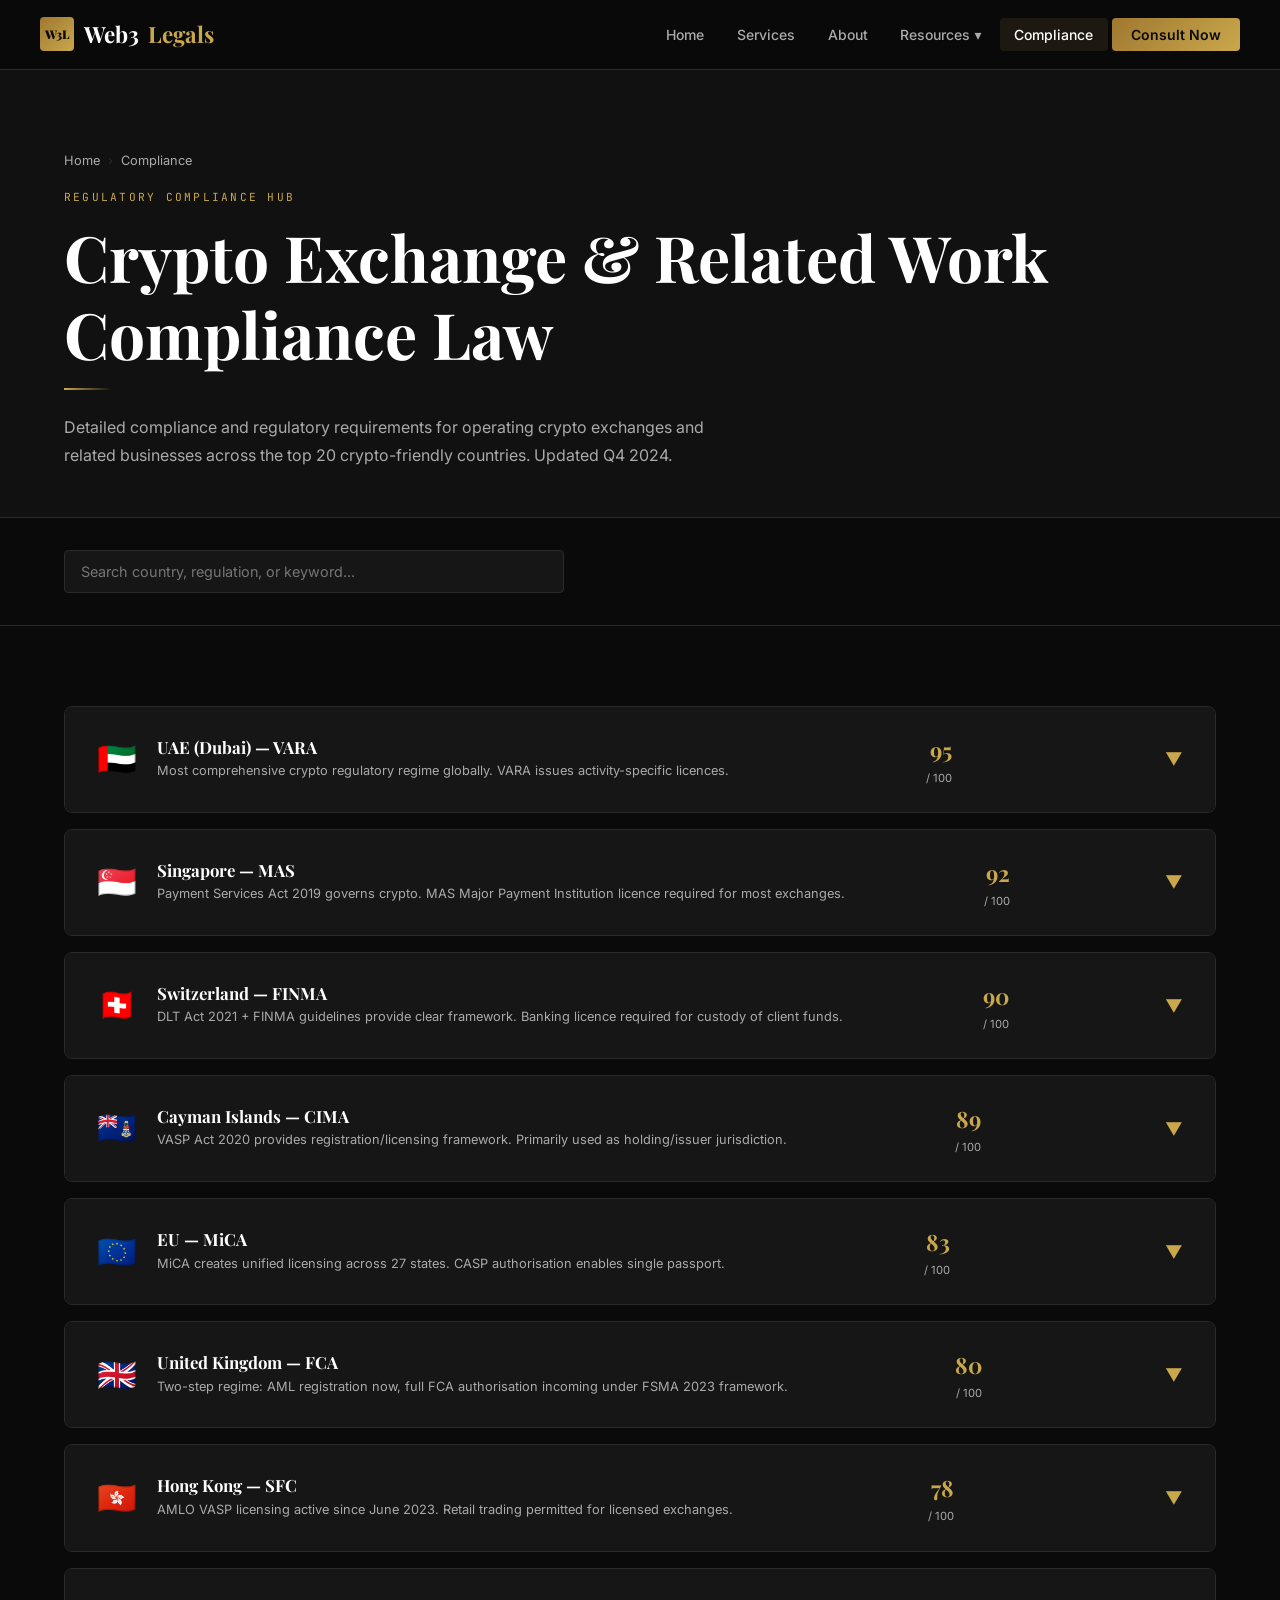
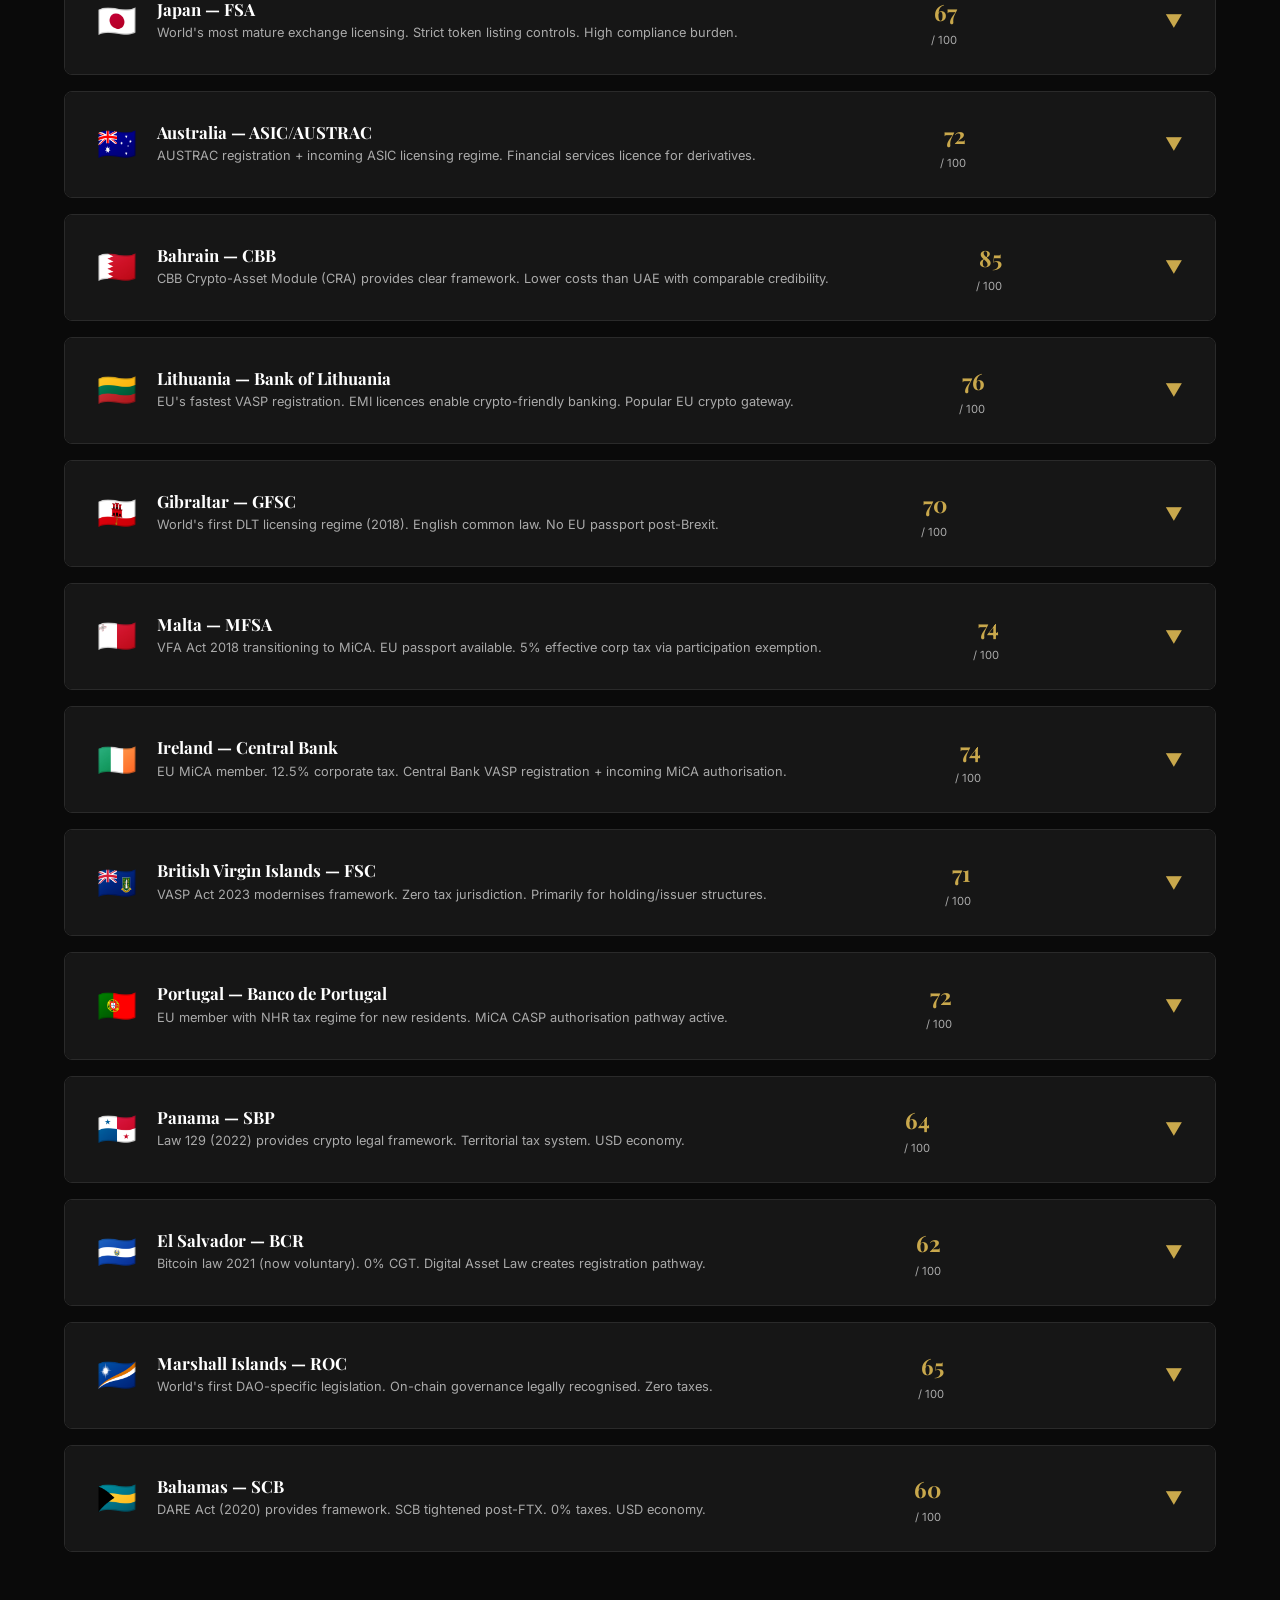
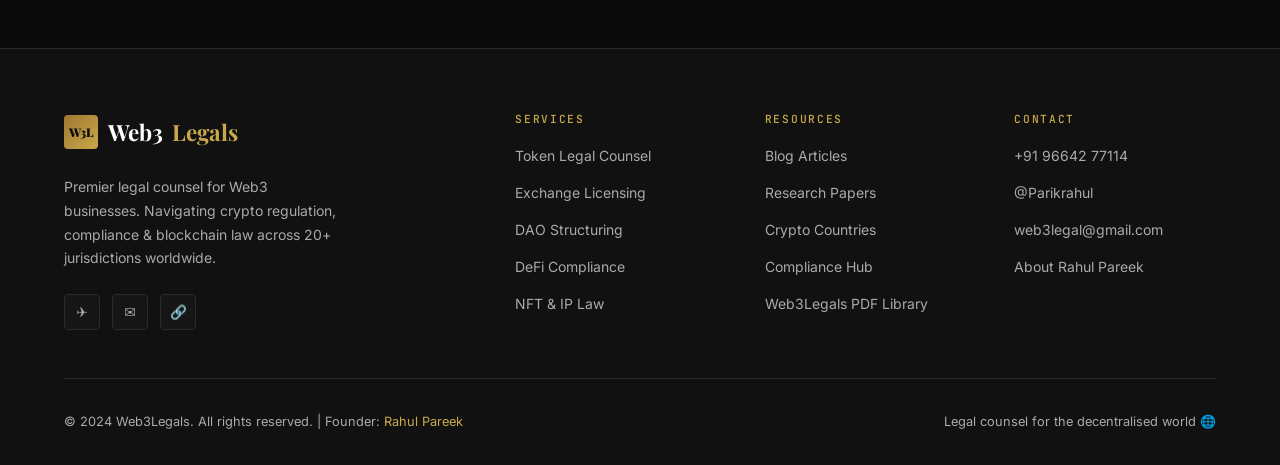
<file: web3legals/pages/compliance.html>
<!DOCTYPE html>
<html lang="en">
<head>
  <meta charset="UTF-8">
  <meta name="viewport" content="width=device-width, initial-scale=1.0">
  <title>Compliance Hub — Web3Legals | Crypto Exchange Law by Country</title>
  <meta name="description" content="Crypto exchange compliance laws and AML requirements for the top 20 jurisdictions. Licensing, KYC/AML, travel rule, and reporting obligations by country.">
  <link rel="canonical" href="https://web3legals.com/pages/compliance.html">
  <link rel="stylesheet" href="../css/style.css">
  <script src="../js/layout.js" defer></script>
</head>
<body>
<main style="padding-top:70px;">

<section style="background:var(--black-soft);border-bottom:1px solid var(--black-border);padding:4rem 0 3rem;">
  <div class="container">
    <div class="breadcrumb"><a href="../index.html">Home</a><span class="sep">›</span><span>Compliance</span></div>
    <span class="section-label">Regulatory Compliance Hub</span>
    <h1>Crypto Exchange & Related Work Compliance Law</h1>
    <div class="divider"></div>
    <p style="max-width:680px;">Detailed compliance and regulatory requirements for operating crypto exchanges and related businesses across the top 20 crypto-friendly countries. Updated Q4 2024.</p>
  </div>
</section>

<!-- QUICK SEARCH -->
<section style="padding:2rem 0;border-bottom:1px solid var(--black-border);">
  <div class="container">
    <input type="text" id="searchInput" class="form-input" placeholder="Search country, regulation, or keyword..." style="max-width:500px;" oninput="filterCompliance()">
  </div>
</section>

<section>
  <div class="container">
    <div id="complianceAccordion"></div>
  </div>
</section>

<style>
.acc-item{border:1px solid var(--black-border);border-radius:var(--radius-lg);margin-bottom:1rem;overflow:hidden;transition:border-color var(--transition);}
.acc-item:hover,.acc-item.open{border-color:var(--gold);}
.acc-header{padding:1.5rem 2rem;cursor:pointer;display:flex;align-items:center;gap:1.25rem;background:var(--black-card);}
.acc-header:hover{background:rgba(201,168,76,0.03);}
.acc-arrow{margin-left:auto;color:var(--gold);font-size:1.1rem;transition:transform var(--transition);flex-shrink:0;}
.acc-item.open .acc-arrow{transform:rotate(180deg);}
.acc-body{display:none;background:var(--black);border-top:1px solid var(--black-border);}
.acc-item.open .acc-body{display:block;}
.compliance-grid{display:grid;grid-template-columns:repeat(3,1fr);gap:1.5rem;padding:2rem;} 
.compliance-col h5{font-family:var(--font-mono);font-size:0.7rem;letter-spacing:0.15em;text-transform:uppercase;color:var(--gold);margin-bottom:0.75rem;}
.compliance-col ul{list-style:none;}
.compliance-col ul li{font-size:0.85rem;color:var(--white-muted);padding:0.3rem 0;border-bottom:1px solid rgba(255,255,255,0.04);display:flex;gap:0.5rem;}
.compliance-col ul li:last-child{border-bottom:none;}
.status-tag{font-size:0.65rem;padding:0.15rem 0.5rem;border-radius:2px;border:1px solid;flex-shrink:0;align-self:flex-start;margin-top:0.1rem;}
.st-required{background:rgba(201,168,76,0.1);border-color:var(--gold-dark);color:var(--gold);}
.st-optional{background:rgba(255,255,255,0.04);border-color:var(--black-border);color:var(--white-muted);}
.st-pending{background:rgba(255,200,0,0.08);border-color:#8B6914;color:#C9A84C;}
@media(max-width:768px){.compliance-grid{grid-template-columns:1fr;}}
</style>

<script>
const COMPLIANCE = [
  {
    flag:'🇦🇪', name:'UAE (Dubai) — VARA', score:95,
    summary:'Most comprehensive crypto regulatory regime globally. VARA issues activity-specific licences.',
    licensing:['VARA Full Market Product (FMP) Licence','Category-based: Exchange, Broker-Dealer, Custody, etc.','DIFC: DFSA Digital Asset licence','ADGM: FSRA Financial Services Permission','Capital: AED 1M–10M+ depending on activity','Timeline: 12–18 months','Annual renewal + ongoing supervision fees'],
    aml:['AML/CFT policy mandatory (CBUAE standards)','FATF Travel Rule: all transfers >AED 3,500','Enhanced KYC for PEPs and high-risk customers','Sanctions screening (OFAC, UN, UAE lists)','SAR filing to FCIU within 30 days','Annual AML audit required','Transaction monitoring system mandatory'],
    other:['Technology governance framework','Cybersecurity policy (VARA/NESA standards)','Client asset segregation (VARA custody rules)','Insurance or financial buffer requirement','Quarterly regulatory reporting','Consumer complaint mechanism','Public disclosure of fees and terms']
  },
  {
    flag:'🇸🇬', name:'Singapore — MAS', score:92,
    summary:'Payment Services Act 2019 governs crypto. MAS Major Payment Institution licence required for most exchanges.',
    licensing:['Major Payment Institution (MPI) Licence for DPT services','S$250,000 base capital minimum','Physical presence in Singapore mandatory','Fit-and-proper assessment for directors and 10%+ shareholders','Representative/director must be Singapore resident','Timeline: 6–12 months','Annual licence fee S$15,000–S$100,000'],
    aml:['MAS Notice PSN02 — AML/CFT requirements','CDD (Customer Due Diligence) for all customers','Enhanced CDD for transactions above S$5,000','FATF Travel Rule via MAS Notice PSN08','STR filing to STRO (Suspicious Transaction Report Office)','PEP screening mandatory','Record retention: 5 years minimum'],
    other:['MAS Technology Risk Management Guidelines','Retail consumer risk warnings mandatory','Advertising restrictions (Oct 2022+)','Prohibition on price incentives for retail trading','Custody: client assets must be segregated','Annual audit by MAS-approved auditor','Incident reporting within 1 hour for P1 incidents']
  },
  {
    flag:'🇨🇭', name:'Switzerland — FINMA', score:90,
    summary:'DLT Act 2021 + FINMA guidelines provide clear framework. Banking licence required for custody of client funds.',
    licensing:['FinTech Licence (deposits up to CHF 100M, limited services)','Banking Licence for full custody services','VQF/PolyReg membership as SRO for AML compliance','FINMA no-action letters available for novel activities','FinTech Sandbox: test without licence','Capital: CHF 300K (FinTech) to CHF 10M+ (Banking)','Timeline: 6–18 months'],
    aml:['AMLA (Anti-Money Laundering Act) compliance','FINMA AML Ordinance 2022','SRO membership mandatory (VQF, PolyReg, or ARIF)','Identity verification for all customers','Swiss sanctions screening (SECO lists)','MROS reporting (Money Laundering Reporting Office)','High-value transaction (CHF 100K+) enhanced DD'],
    other:['FINMA Blockchain/DLT guidance 2018 (still applicable)','Ledger-based securities framework (DLT Act 2021)','Insolvency segregation for client crypto assets','Data Protection Act (revDSG) compliance','Swiss bankers\' association operational standards','Cybersecurity incident reporting to NCSC']
  },
  {
    flag:'🇰🇾', name:'Cayman Islands — CIMA', score:89,
    summary:'VASP Act 2020 provides registration/licensing framework. Primarily used as holding/issuer jurisdiction.',
    licensing:['VASP Registration (for Cayman-marketed services)','Virtual Asset Trading Platform Licence','Virtual Asset Custodian Licence','Capital: USD 100K–500K depending on licence type','Physical presence not required for registration','CIMA supervised entity status','Timeline: 3–6 months'],
    aml:['Proceeds of Crime Act compliance','CIMA AML Regulations 2020','Customer identification for all clients','Enhanced DD for high-risk/politically exposed persons','FATF Travel Rule for licensed VASPs','MLRO (Money Laundering Reporting Officer) appointment','Annual AML/CFT risk assessment'],
    other:['CIMA supervisory fees','Data Protection Act compliance','Common Reporting Standard (CRS/FATCA) for funds','Registered agent in Cayman mandatory','No ongoing physical presence requirement','Substance requirements limited for pure holding structures','Company Registry filings and annual returns']
  },
  {
    flag:'🇪🇺', name:'EU — MiCA', score:83,
    summary:'MiCA creates unified licensing across 27 states. CASP authorisation enables single passport.',
    licensing:['CASP Authorisation from national NCA (e.g. BaFin, AMF, CBI)','Whitepaper requirement for token issuance','Passporting: one licence, 27 countries','Additional requirements for "significant" CASPs (ESMA oversight)','Capital: €50K–€150K minimum (activity-dependent)','Timeline: 3–6 months (post-application receipt)','Annual supervision fees vary by NCA'],
    aml:['6AMLD compliance across all member states','AMLA direct supervision for largest CASPs (from 2025)','Transfer of Funds Regulation (TFR) — Travel Rule for all crypto transfers','Unhosted wallet due diligence above €1,000','Beneficial ownership register filing','National FIU (e.g. Tracfin, FIU-NL) reporting','5-year record retention minimum'],
    other:['MiCA: consumer complaint mechanism mandatory','DORA (Digital Operational Resilience Act) from Jan 2025','ICT risk management framework required','Third-party provider contractual requirements (DORA)','Quarterly and annual CASP reporting to NCA','ESMA regulatory technical standards (ongoing updates)','MiCA: prohibition on excessive fees for redemption']
  },
  {
    flag:'🇬🇧', name:'United Kingdom — FCA', score:80,
    summary:'Two-step regime: AML registration now, full FCA authorisation incoming under FSMA 2023 framework.',
    licensing:['Cryptoasset AML Registration under MLRs 2017','Full FCA Authorisation incoming (Financial Services and Markets Act 2023)','EMI Licence for e-money/stablecoin services','Current: <50% application approval rate','Capital: £50K–£1M+ for full authorisation (expected)','Timeline: 12–18 months for full registration','FCA Annual Fees based on income'],
    aml:['UK MLR 2017 (as amended) compliance','FCA Financial Crime Guide for cryptoassets','CDD for all customers + enhanced for high-risk','UK sanctions screening (OFSI lists)','NCA SAR submission via SARs Online','Transaction monitoring: risk-based approach','Crypto Travel Rule: PSR 2017 extension (effective 2023)'],
    other:['Financial Promotions Regime (Oct 2023): prominent risk warnings','FCA Principles for Business (incoming)','Consumer Duty Act compliance for retail crypto','Data Protection Act 2018/UK GDPR','Operational resilience framework','FCA supervisory relationship management','Inclusion in FCA Connect portal']
  },
  {
    flag:'🇭🇰', name:'Hong Kong — SFC', score:78,
    summary:'AMLO VASP licensing active since June 2023. Retail trading permitted for licensed exchanges.',
    licensing:['VASP Licence from SFC (mandatory for centralised exchanges)','Transition period ended March 2024','Retail access permitted for licensed VASPs','SFC Type 1 (dealing) + Type 7 (custody) licences also used','Capital: HKD 5M minimum','Timeline: 9–15 months','Annual SFC fees based on turnover'],
    aml:['AMLO (Anti-Money Laundering Ordinance) compliance','SFC AML/CFT Circulars for VASPs','CDD: identity verification + ongoing monitoring','Sanctions screening (OFAC, UN, HK lists)','HKMA coordination for stablecoin-related AML','JFIU (Joint Financial Intelligence Unit) reporting','SFC-required AML audit annually'],
    other:['Suitability assessment for retail customers','Product due diligence for listed tokens','Proof of reserves reporting','Insurance or compensation fund requirement','Client asset segregation','Incident reporting to SFC within 2 hours','HKMA stablecoin regime incoming 2025']
  },
  {
    flag:'🇯🇵', name:'Japan — FSA', score:67,
    summary:'World\'s most mature exchange licensing. Strict token listing controls. High compliance burden.',
    licensing:['Crypto Asset Exchange Service Provider (CAESP) Registration','FSA review: 6–12 months','Capital: ¥10M minimum','Majority director must be Japanese resident','Cold wallet requirement: 95%+ of assets','Annual FSA inspection','JVCEA self-regulatory membership required'],
    aml:['Act on Prevention of Transfer of Criminal Proceeds','FSA AML/CFT Guidelines 2022','Identity verification for all transactions','Real-name bank account linking required','JAFIC (Japan FIU) reporting','Strict transfer monitoring','FATF Travel Rule: domestic TRACER system'],
    other:['JVCEA listing review for all tokens','FSA pre-consultation required for new products','Cold/hot wallet security standards','Cybersecurity framework (FSA guidelines)','Leverage limits: 2x for retail','Annual audited financial statements','Customer asset segregation and proof of reserves']
  },
  {
    flag:'🇦🇺', name:'Australia — ASIC/AUSTRAC', score:72,
    summary:'AUSTRAC registration + incoming ASIC licensing regime. Financial services licence for derivatives.',
    licensing:['Digital Currency Exchange (DCE) Registration with AUSTRAC','AFS Licence (ASIC) for crypto derivatives and managed funds','Incoming: comprehensive licensing regime from 2024','Capital: A$1M minimum (proposed)','Timeline: 3–6 months (AUSTRAC), 12+ months (ASIC)','Industry code of conduct (ADCA member)'],
    aml:['AML/CTF Act 2006 + Rules','AUSTRAC registration and ongoing reporting','KYC: 100-point identity check standard','IFTIs: International Funds Transfer Instructions reporting','Suspicious Matter Reports to AUSTRAC','FATF Travel Rule: AUSTRAC guidance 2023','Annual compliance report to AUSTRAC'],
    other:['ASX rules for tokenised securities','ASIC Information Sheet 225 (crypto guidance)','Design and Distribution Obligations for retail products','Breach reporting obligations','Internal dispute resolution (EDR scheme)','Director liability for AML failures','State-based money services dealer registration']
  },
  {
    flag:'🇧🇭', name:'Bahrain — CBB', score:85,
    summary:'CBB Crypto-Asset Module (CRA) provides clear framework. Lower costs than UAE with comparable credibility.',
    licensing:['CBB Category 1 or 2 Crypto-Asset Licence','Regulatory Sandbox available (0–12 months pre-licence)','Capital: BD 25,000–300,000 (USD 66K–800K)','At least 1 director resident in Bahrain','Timeline: 3–6 months','CBB annual supervision fees','Physical office in Bahrain required'],
    aml:['Volume 6 CBB Rulebook: AML/CFT module','CDD for all customers','Enhanced CDD for high-risk and PEPs','Bahrain Financial Intelligence Unit (FIU) reporting','Sanctions screening: UN, OFAC, GCC lists','FATF Travel Rule compliance','AML compliance officer mandatory'],
    other:['CBB technology risk standards','Consumer protection rules (transparency, fees)','Client asset segregation','Cybersecurity incident reporting','Quarterly regulatory returns','Annual external audit','Bahrain Central Securities Depository integration (for tokenised securities)']
  },
  {
    flag:'🇱🇹', name:'Lithuania — Bank of Lithuania', score:76,
    summary:'EU\'s fastest VASP registration. EMI licences enable crypto-friendly banking. Popular EU crypto gateway.',
    licensing:['VASP Operator List (mandatory since Nov 2020)','Electronic Money Institution (EMI) Licence for payment services','CASPit platform for VASP registration','Capital: €125K minimum (EMI); VASP: no minimum','Timeline: 1–3 months (VASP list); 6–12 months (EMI)','MiCA CASP authorisation transitioning from VASP list','Annual FNTT (FIU) oversight'],
    aml:['AMLL (Anti-Money Laundering Law) compliance','FNTT supervision for crypto businesses','CDD and enhanced CDD requirements','Beneficial ownership registry filing','STR filing to FNTT','EU Funds Transfer Regulation (TFR) Travel Rule','5-year record-keeping obligation'],
    other:['Bank of Lithuania FinTech entry guidelines','GDPR/BDAR compliance (Lithuania DPA)','MiCA transition: CASP authorisation required by mid-2026','Operational resilience (DORA from 2025)','EMI: safeguarding client funds in segregated accounts','Quarterly reporting to Bank of Lithuania']
  },
  {
    flag:'🇬🇮', name:'Gibraltar — GFSC', score:70,
    summary:'World\'s first DLT licensing regime (2018). English common law. No EU passport post-Brexit.',
    licensing:['DLT Provider Licence from GFSC','9 Regulatory Principles-based regime','Capital: £100K minimum + solvency buffer','Fit-and-proper assessment for controllers and officers','Timeline: 3–6 months','Annual GFSC supervisory fees','Physical presence in Gibraltar required'],
    aml:['Proceeds of Crime Act 2015 compliance','GFSC AML/CFT Guidance Notes','CDD for all customers','GFSC Sanctions Guidance (UK lists post-Brexit)','AFIS (Gibraltar FIU) reporting','Risk-based transaction monitoring','Annual AML/CFT independent audit'],
    other:['GFSC DLT 9 Principles (customer protection, financial crime etc.)','Data Protection Act 2004 (GDPR-equivalent)','Operational resilience requirements','Cyber incident reporting to GFSC','Annual regulatory reporting','No EU passporting (post-Brexit)','Potential UK FCA equivalence for some services']
  },
  {
    flag:'🇲🇹', name:'Malta — MFSA', score:74,
    summary:'VFA Act 2018 transitioning to MiCA. EU passport available. 5% effective corp tax via participation exemption.',
    licensing:['Virtual Financial Assets (VFA) Licence (transitioning to MiCA CASP)','VFA Agent requirement for all VFA applications','MFSA 4-class licence structure','Capital: €730K–€750K (Class 3/4)','Timeline: 6–12 months','Annual MFSA supervisory fees','MiCA CASP authorisation from 2024 onwards'],
    aml:['PMLA (Prevention of Money Laundering Act)','FIAU Implementing Procedures for VFA','CDD: risk-based approach','Enhanced monitoring for PEPs and high-risk countries','FIAU reporting obligations','FATF Travel Rule (EU TFR)','Annual compliance certificate to FIAU'],
    other:['MFSA Consumer Protection rules','Investor compensation scheme','Client asset segregation','Technology Arrangements review','Data Protection (GDPR via IDPC)','Operational continuity requirements','Annual independent audit of AML procedures']
  },
  {
    flag:'🇮🇪', name:'Ireland — Central Bank', score:74,
    summary:'EU MiCA member. 12.5% corporate tax. Central Bank VASP registration + incoming MiCA authorisation.',
    licensing:['VASP Registration (Central Bank, since 2021)','Incoming: MiCA CASP Authorisation from 2024','EMI/PI Licence for payment-related crypto services','Capital: €125K (EMI); MiCA minimum pending','Timeline: 6–18 months','Central Bank Annual Levy','Must demonstrate substance in Ireland'],
    aml:['Criminal Justice (Money Laundering) Act 2010 (as amended)','Central Bank AML/CFT guidance','CDD for all customers','ROS (Revenue Online Services) beneficial ownership register','FIU Ireland (Garda) reporting','EU TFR Travel Rule compliance','Regular compliance monitoring by Central Bank'],
    other:['GDPR compliance (DPC — Data Protection Commission)','Consumer Protection Code (incoming for crypto)','MiCA whitepaper requirements','DORA from Jan 2025','Central Bank supervised entity relationship','Annual compliance report','12.5% corporation tax on Irish-sourced profits']
  },
  {
    flag:'🇻🇬', name:'British Virgin Islands — FSC', score:71,
    summary:'VASP Act 2023 modernises framework. Zero tax jurisdiction. Primarily for holding/issuer structures.',
    licensing:['VASP Licence under VASP Act 2023','Registration for lower-risk activities','FSC application and annual fees','Capital requirements under review (2024)','Timeline: 3–6 months','Licensed manager/administrator required','Annual FSC compliance return'],
    aml:['Proceeds of Criminal Conduct Act compliance','Financial Investigation Agency reporting','AML/CFT Code of Practice 2022','CDD for all customers and UBOs','Sanctions screening (UK/UN/US lists)','STR filing to FIA','AML Officer appointment required'],
    other:['BVI Business Companies Act compliance','Data Protection Act 2021','Annual return and government fees','Registered agent required','Substance requirements for IP-holding structures','No tax on income, capital gains, or dividends','Limited banking options — offshore bank account critical']
  },
  {
    flag:'🇵🇹', name:'Portugal — Banco de Portugal', score:72,
    summary:'EU member with NHR tax regime for new residents. MiCA CASP authorisation pathway active.',
    licensing:['VASP Registration with Banco de Portugal (Law 83/2017)','Incoming: MiCA CASP Authorisation','AML registration: low barrier','Capital requirements to increase under MiCA','Timeline: 3–6 months (registration); 6–12 (MiCA)','Banco de Portugal oversight fees'],
    aml:['Law 83/2017 (AML/CFT for VASPs)','CDD: identity verification required','Banco de Portugal supervisory guidelines','DCIAP (FIU Portugal) STR reporting','Sanctions screening (EU consolidated list)','FATF Travel Rule (EU TFR)','Annual compliance declaration'],
    other:['GDPR/CNPD compliance','NHR regime: 10% flat tax for new residents (personal)','Capital gains now 28% (Jan 2023 onwards)','MiCA transition requirements','DORA from Jan 2025','Growing Lisbon fintech hub ecosystem']
  },
  {
    flag:'🇵🇦', name:'Panama — SBP', score:64,
    summary:'Law 129 (2022) provides crypto legal framework. Territorial tax system. USD economy.',
    licensing:['Digital Asset Service Provider Registration (Law 129)','SBP (Superintendencia de Bancos) oversight','Capital: USD 100,000 minimum','Local director required','Timeline: 3–6 months','Annual registry fee','Complementary financial licence may be required'],
    aml:['Law 23/2015 (AML) + Law 129 provisions','UAF (Unidad de Análisis Financiero) reporting','CDD for all customers','Enhanced CDD for high-risk customers and PEPs','Sanctions screening: UN, OFAC, INTERPOL','STR filing obligation','Internal AML officer required'],
    other:['Territorial tax: foreign-source income tax exempt','Panama Fintech Association membership (optional)','Data protection compliance (Law 81/2019)','Consumer protection obligations','Annual financial statements','Law 129 relatively basic — legal opinion recommended','USD-denominated operations: no FX risk']
  },
  {
    flag:'🇸🇻', name:'El Salvador — BCR', score:62,
    summary:'Bitcoin law 2021 (now voluntary). 0% CGT. Digital Asset Law creates registration pathway.',
    licensing:['Digital Asset Service Provider registration','BCR (Banco Central de Reserva) oversight','Chivo partner accreditation (for Bitcoin payment integration)','Capital requirements: under regulatory development','Timeline: 2–4 months','Low regulatory fees','Bitcoin accepted for taxes and government payments (still)'],
    aml:['Anti-Money Laundering Law compliance','SSF (Superintendencia del Sistema Financiero) oversight','CDD for crypto transactions','UAF (Unidad de Investigación Financiera) reporting','FATF recommendations (El Salvador under monitoring)','Basic transaction monitoring','Beneficial owner registration'],
    other:['Bitcoin Law: acceptance now voluntary (post-IMF 2024 deal)','0% capital gains tax on crypto','Tax in USD (dollarized economy)','BCR strategic reserve of Bitcoin','Limited banking infrastructure','Internet connectivity improving','High crime risk — physical security concerns']
  },
  {
    flag:'🇲🇭', name:'Marshall Islands — ROC', score:65,
    summary:'World\'s first DAO-specific legislation. On-chain governance legally recognised. Zero taxes.',
    licensing:['DAO LLC Incorporation under DAO Act 2022','No VASP licensing requirement for most activities','Registrar of Corporations filing','Capital: no minimum requirement','Timeline: 1–2 weeks','Annual fees under USD 1,000','No physical presence required'],
    aml:['Financial Institutions Act compliance','FIU Marshall Islands reporting (limited capacity)','Basic CDD requirements','FATF engagement ongoing','AML programme recommended (not always required)','International cooperation treaties in place'],
    other:['DAO Act: on-chain governance legally binding','Smart contracts can constitute operating agreement','Token holders = legal members','0% all taxes (no income, CGT, or corporate tax)','US dollar currency','US federal AML laws apply to US persons using the DAO','Very limited banking access — Cayman or Singapore bank accounts typically used']
  },
  {
    flag:'🇧🇸', name:'Bahamas — SCB', score:60,
    summary:'DARE Act (2020) provides framework. SCB tightened post-FTX. 0% taxes. USD economy.',
    licensing:['Digital Asset Business Licence (DARE Act 2020)','SCB (Securities Commission) oversight','Capital: BSD 250,000 minimum','Physical presence in Bahamas required','Timeline: 6–12 months (post-FTX scrutiny)','Annual SCB fees','SCB now conducts thorough due diligence'],
    aml:['Financial Intelligence Unit (FIU Bahamas) oversight','DARE Act AML provisions','CDD for all customers','Enhanced scrutiny for high-value clients','STR reporting obligation','Sanctions screening (UN, OFAC)','Annual AML compliance audit'],
    other:['0% taxes (income, CGT, corporate)','USD-based economy','English common law','SCB significantly enhanced oversight post-FTX (2023)','Reputation repair ongoing — higher due diligence burden','Insurance requirement for client asset protection','Proof of reserves reporting encouraged']
  }
];

function renderCompliance(data) {
  const container = document.getElementById('complianceAccordion');
  container.innerHTML = data.map((c, i) => `
    <div class="acc-item fade-in" id="acc${i}">
      <div class="acc-header" onclick="toggleAcc(${i})">
        <div style="font-size:2rem;">${c.flag}</div>
        <div>
          <h3 style="font-size:1.05rem;margin-bottom:0.2rem;">${c.name}</h3>
          <p style="font-size:0.8rem;margin:0;">${c.summary}</p>
        </div>
        <div style="margin-left:auto;text-align:right;flex-shrink:0;margin-right:1rem;">
          <span style="font-size:1.4rem;font-family:var(--font-display);font-weight:700;color:var(--gold);">${c.score}</span>
          <span style="font-size:0.7rem;color:var(--white-muted);display:block;">/ 100</span>
        </div>
        <div class="acc-arrow">▼</div>
      </div>
      <div class="acc-body">
        <div class="compliance-grid">
          <div class="compliance-col">
            <h5>🏛️ Licensing Requirements</h5>
            <ul>${c.licensing.map(l => `<li><span class="status-tag st-required">REQ</span>${l}</li>`).join('')}</ul>
          </div>
          <div class="compliance-col">
            <h5>🔍 AML/KYC Obligations</h5>
            <ul>${c.aml.map(a => `<li><span class="status-tag st-required">REQ</span>${a}</li>`).join('')}</ul>
          </div>
          <div class="compliance-col">
            <h5>📋 Other Regulatory Duties</h5>
            <ul>${c.other.map(o => `<li><span class="status-tag st-optional">NOTE</span>${o}</li>`).join('')}</ul>
          </div>
        </div>
        <div style="padding:0 2rem 1.5rem;display:flex;gap:1rem;flex-wrap:wrap;">
          <a href="contact.html" class="btn btn-gold" style="font-size:0.85rem;padding:0.6rem 1.25rem;">Get ${c.name.split('—')[0].trim()} Legal Advice →</a>
          <a href="crypto-countries.html" class="btn btn-ghost" style="font-size:0.85rem;padding:0.6rem 1.25rem;">Compare Countries</a>
        </div>
      </div>
    </div>`).join('');

  document.querySelectorAll('.fade-in').forEach(el => {
    const obs = new IntersectionObserver(e => { if(e[0].isIntersecting){el.classList.add('visible');obs.unobserve(el);} },{threshold:0.05});
    obs.observe(el);
  });
}

function toggleAcc(i) {
  const item = document.getElementById('acc' + i);
  item.classList.toggle('open');
}

function filterCompliance() {
  const q = document.getElementById('searchInput').value.toLowerCase();
  if (!q) { renderCompliance(COMPLIANCE); return; }
  const filtered = COMPLIANCE.filter(c =>
    c.name.toLowerCase().includes(q) ||
    c.summary.toLowerCase().includes(q) ||
    c.licensing.some(l => l.toLowerCase().includes(q)) ||
    c.aml.some(a => a.toLowerCase().includes(q)) ||
    c.other.some(o => o.toLowerCase().includes(q))
  );
  renderCompliance(filtered);
}

document.addEventListener('DOMContentLoaded', () => renderCompliance(COMPLIANCE));
</script>
</body>
</html>
</file>
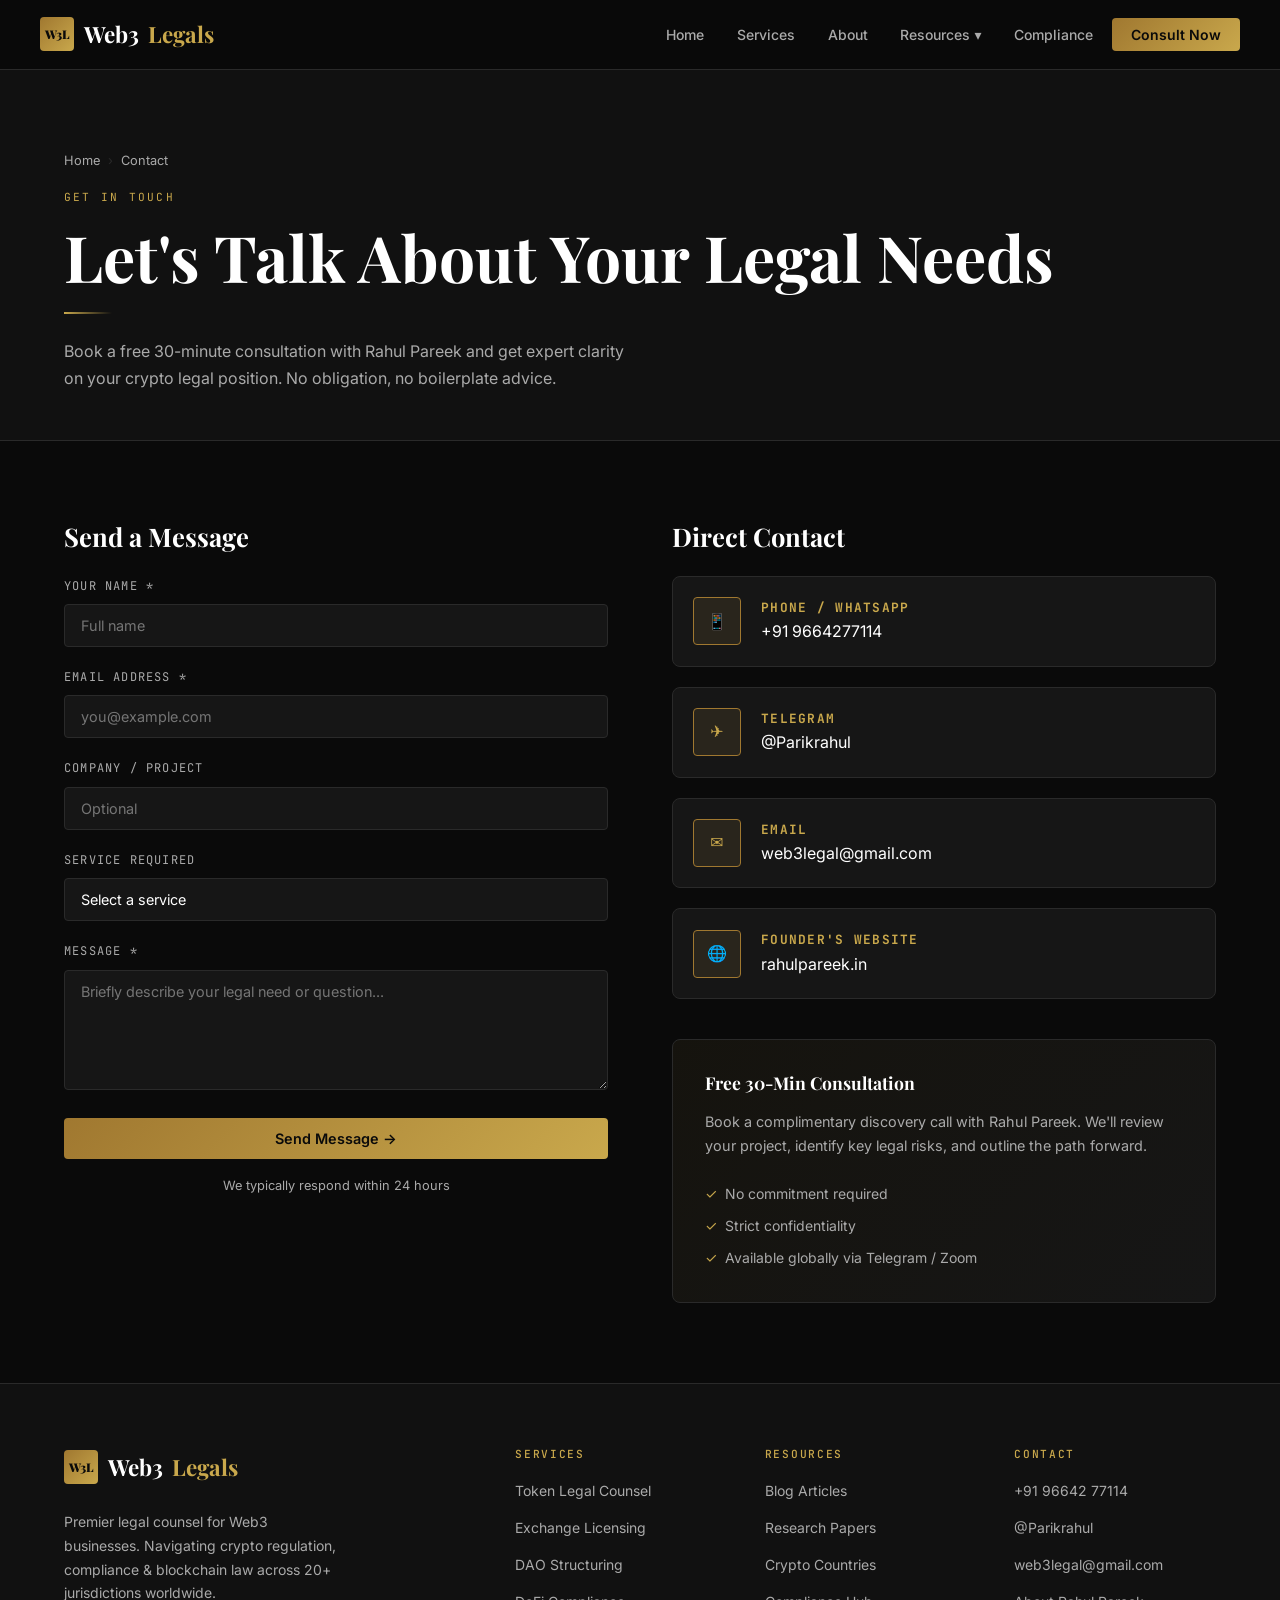
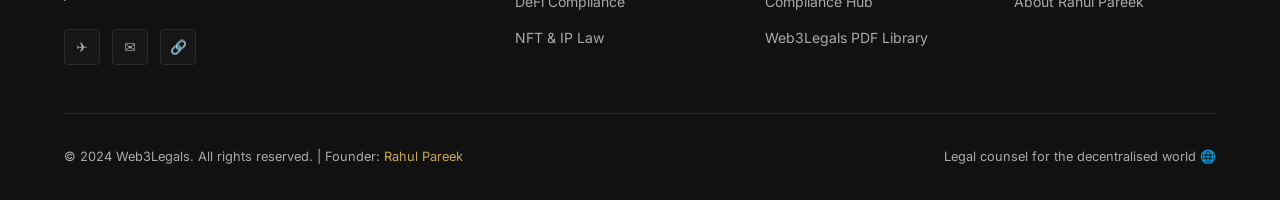
<file: web3legals/pages/contact.html>
<!DOCTYPE html>
<html lang="en">
<head>
  <meta charset="UTF-8">
  <meta name="viewport" content="width=device-width, initial-scale=1.0">
  <title>Contact — Web3Legals | Get Crypto Legal Counsel</title>
  <meta name="description" content="Contact Web3Legals for expert crypto legal counsel. Reach Rahul Pareek via phone, Telegram, or email. Free 30-minute consultation available.">
  <link rel="canonical" href="https://web3legals.com/pages/contact.html">
  <link rel="stylesheet" href="../css/style.css">
  <script src="../js/layout.js" defer></script>
</head>
<body>
<main style="padding-top:70px;">

<section style="background:var(--black-soft);border-bottom:1px solid var(--black-border);padding:4rem 0 3rem;">
  <div class="container">
    <div class="breadcrumb"><a href="../index.html">Home</a><span class="sep">›</span><span>Contact</span></div>
    <span class="section-label">Get in Touch</span>
    <h1>Let's Talk About Your Legal Needs</h1>
    <div class="divider"></div>
    <p style="max-width:580px;">Book a free 30-minute consultation with Rahul Pareek and get expert clarity on your crypto legal position. No obligation, no boilerplate advice.</p>
  </div>
</section>

<section>
  <div class="container">
    <div class="grid-2" style="gap:4rem;align-items:start;">
      <!-- CONTACT FORM -->
      <div class="fade-in">
        <h3 style="margin-bottom:1.5rem;">Send a Message</h3>
        <form id="contactForm">
          <div class="form-group">
            <label class="form-label">Your Name *</label>
            <input type="text" class="form-input" id="name" placeholder="Full name" required>
          </div>
          <div class="form-group">
            <label class="form-label">Email Address *</label>
            <input type="email" class="form-input" id="email" placeholder="you@example.com" required>
          </div>
          <div class="form-group">
            <label class="form-label">Company / Project</label>
            <input type="text" class="form-input" id="company" placeholder="Optional">
          </div>
          <div class="form-group">
            <label class="form-label">Service Required</label>
            <select class="form-select" id="service">
              <option value="">Select a service</option>
              <option>Token Legal Counsel</option>
              <option>Exchange Licensing</option>
              <option>DAO Structuring</option>
              <option>DeFi Compliance</option>
              <option>NFT & IP Law</option>
              <option>Multi-Jurisdiction Setup</option>
              <option>Other / General Enquiry</option>
            </select>
          </div>
          <div class="form-group">
            <label class="form-label">Message *</label>
            <textarea class="form-textarea" id="message" placeholder="Briefly describe your legal need or question..." required></textarea>
          </div>
          <button type="submit" class="btn btn-gold" style="width:100%;justify-content:center;">Send Message →</button>
          <p style="font-size:0.8rem;margin-top:1rem;text-align:center;">We typically respond within 24 hours</p>
        </form>
      </div>

      <!-- CONTACT INFO -->
      <div class="fade-in">
        <h3 style="margin-bottom:1.5rem;">Direct Contact</h3>
        <div style="display:flex;flex-direction:column;gap:1.25rem;margin-bottom:2.5rem;">
          <a href="tel:+919664277114" style="text-decoration:none;">
            <div class="card" style="display:flex;gap:1.25rem;align-items:center;padding:1.25rem;">
              <div class="card-icon" style="margin:0;flex-shrink:0;font-size:1rem;">📱</div>
              <div>
                <strong style="color:var(--white);display:block;font-size:0.8rem;font-family:var(--font-mono);letter-spacing:0.1em;text-transform:uppercase;color:var(--gold);">Phone / WhatsApp</strong>
                <span style="color:var(--white);font-size:1rem;">+91 9664277114</span>
              </div>
            </div>
          </a>
          <a href="https://t.me/Parikrahul" target="_blank" style="text-decoration:none;">
            <div class="card" style="display:flex;gap:1.25rem;align-items:center;padding:1.25rem;">
              <div class="card-icon" style="margin:0;flex-shrink:0;font-size:1rem;">✈</div>
              <div>
                <strong style="color:var(--gold);display:block;font-size:0.8rem;font-family:var(--font-mono);letter-spacing:0.1em;text-transform:uppercase;">Telegram</strong>
                <span style="color:var(--white);font-size:1rem;">@Parikrahul</span>
              </div>
            </div>
          </a>
          <a href="mailto:web3legal@gmail.com" style="text-decoration:none;">
            <div class="card" style="display:flex;gap:1.25rem;align-items:center;padding:1.25rem;">
              <div class="card-icon" style="margin:0;flex-shrink:0;font-size:1rem;">✉</div>
              <div>
                <strong style="color:var(--gold);display:block;font-size:0.8rem;font-family:var(--font-mono);letter-spacing:0.1em;text-transform:uppercase;">Email</strong>
                <span style="color:var(--white);font-size:1rem;">web3legal@gmail.com</span>
              </div>
            </div>
          </a>
          <a href="https://rahulpareek.in" target="_blank" style="text-decoration:none;">
            <div class="card" style="display:flex;gap:1.25rem;align-items:center;padding:1.25rem;">
              <div class="card-icon" style="margin:0;flex-shrink:0;font-size:1rem;">🌐</div>
              <div>
                <strong style="color:var(--gold);display:block;font-size:0.8rem;font-family:var(--font-mono);letter-spacing:0.1em;text-transform:uppercase;">Founder's Website</strong>
                <span style="color:var(--white);font-size:1rem;">rahulpareek.in</span>
              </div>
            </div>
          </a>
        </div>

        <div class="card" style="background:linear-gradient(135deg,rgba(201,168,76,0.06),var(--black-card));">
          <h4 style="margin-bottom:1rem;">Free 30-Min Consultation</h4>
          <p style="font-size:0.9rem;margin-bottom:1.5rem;">Book a complimentary discovery call with Rahul Pareek. We'll review your project, identify key legal risks, and outline the path forward.</p>
          <div style="display:flex;flex-direction:column;gap:0.5rem;">
            <div style="display:flex;gap:0.5rem;align-items:center;font-size:0.875rem;">
              <span style="color:var(--gold);">✓</span><span style="color:var(--white-muted);">No commitment required</span>
            </div>
            <div style="display:flex;gap:0.5rem;align-items:center;font-size:0.875rem;">
              <span style="color:var(--gold);">✓</span><span style="color:var(--white-muted);">Strict confidentiality</span>
            </div>
            <div style="display:flex;gap:0.5rem;align-items:center;font-size:0.875rem;">
              <span style="color:var(--gold);">✓</span><span style="color:var(--white-muted);">Available globally via Telegram / Zoom</span>
            </div>
          </div>
        </div>
      </div>
    </div>
  </div>
</section>

</main>
<script>
document.getElementById('contactForm').addEventListener('submit', async function(e) {
  e.preventDefault();
  const btn = this.querySelector('button[type="submit"]');
  const name = document.getElementById('name').value;
  const email = document.getElementById('email').value;
  const company = document.getElementById('company').value;
  const service = document.getElementById('service').value;
  const message = document.getElementById('message').value;

  btn.textContent = 'Sending...';
  btn.disabled = true;

  try {
    const res = await fetch('https://api.web3forms.com/submit', {
      method: 'POST',
      headers: { 'Content-Type': 'application/json', 'Accept': 'application/json' },
      body: JSON.stringify({
        access_key: '02332855-7a72-4c16-9e50-32436b82f3ef',
        subject: 'Web3Legals Enquiry — ' + name,
        from_name: name,
        name: name,
        email: email,
        company: company || 'Not provided',
        service: service || 'Not specified',
        message: message,
        redirect: 'false'
      })
    });
    const data = await res.json();
    if (data.success) {
      showToast("Message sent! We'll be in touch within 24 hours.", "success");
      this.reset();
    } else {
      showToast('Something went wrong. Please email web3legal@gmail.com directly.', 'error');
    }
  } catch(err) {
    showToast('Could not send. Please email web3legal@gmail.com directly.', 'error');
  }

  btn.textContent = 'Send Message →';
  btn.disabled = false;
});

function showToast(msg, type) {
  let t = document.querySelector('.toast');
  if(!t){t=document.createElement('div');t.className='toast';document.body.appendChild(t);}
  t.textContent = msg;
  t.style.background = type === 'error' ? '#c0392b' : '';
  t.classList.add('show');
  setTimeout(() => t.classList.remove('show'), 4000);
}
</script>
</body>
</html>
</file>
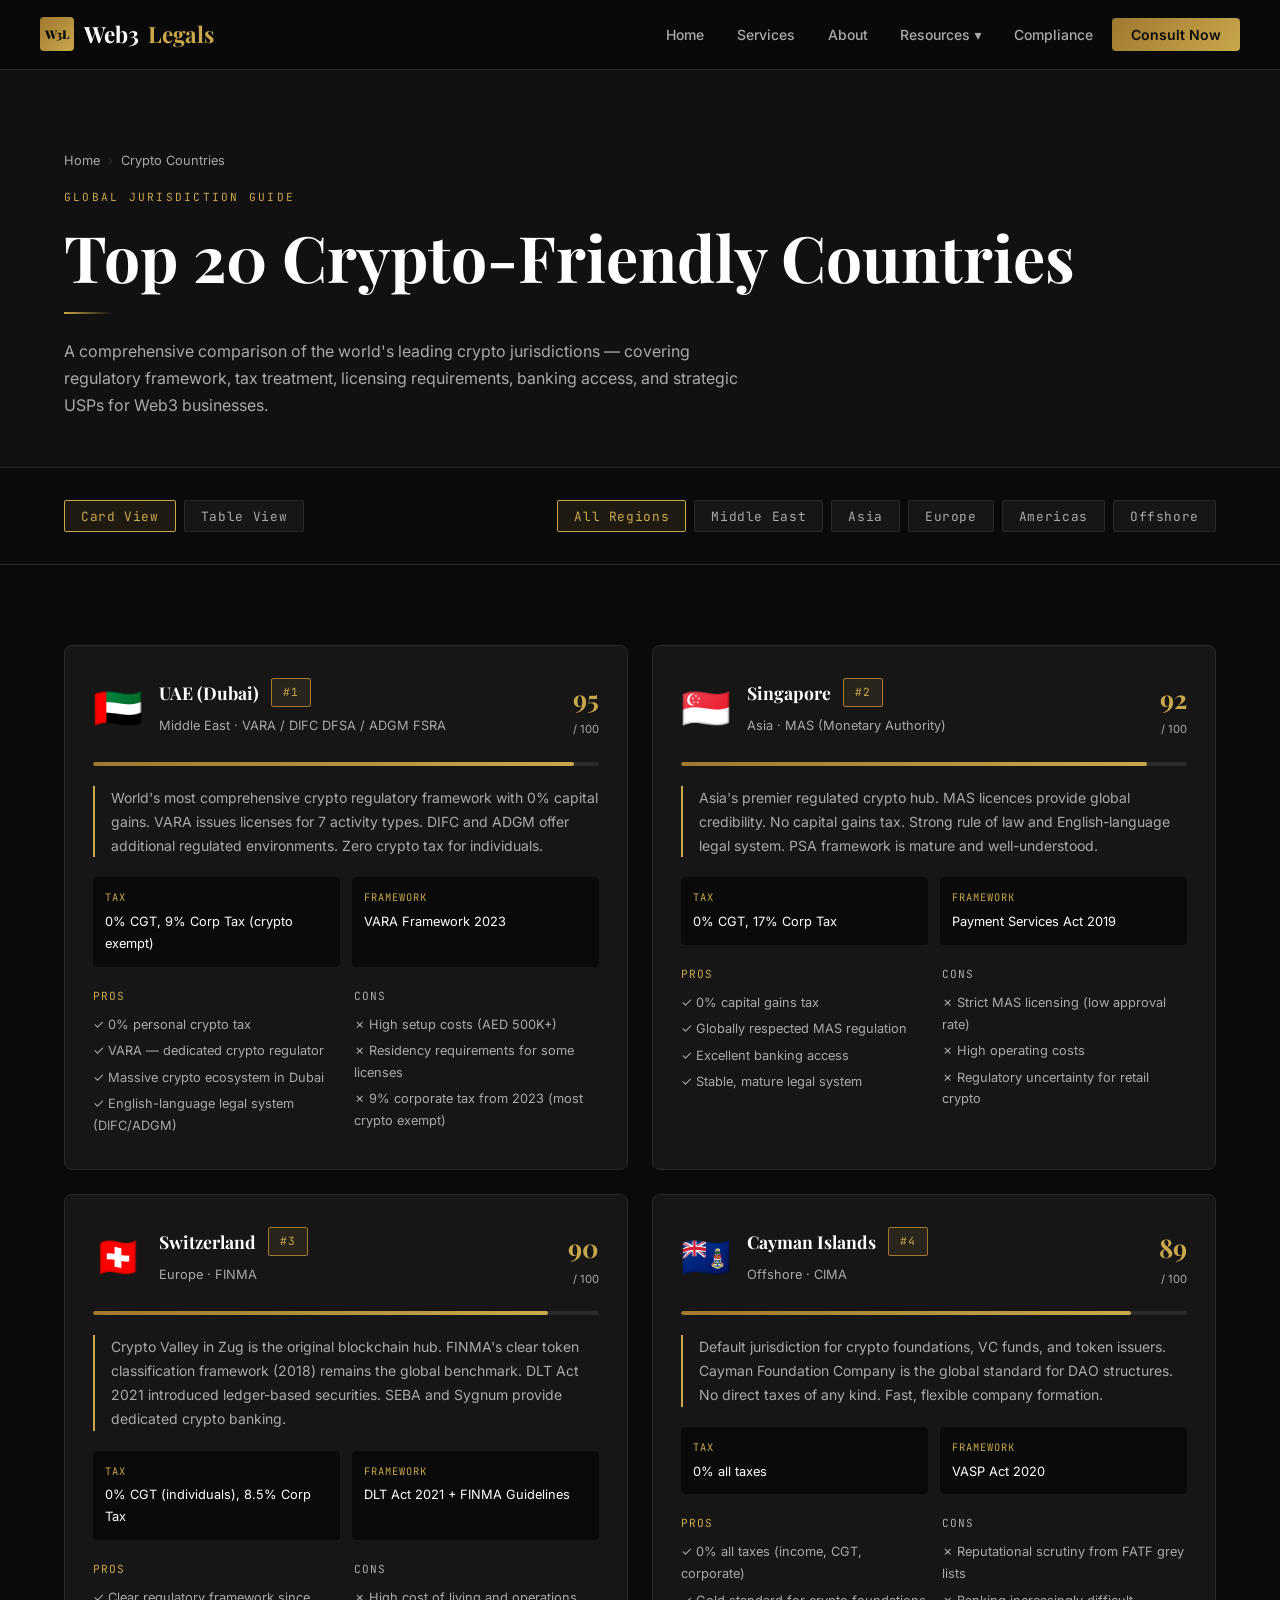
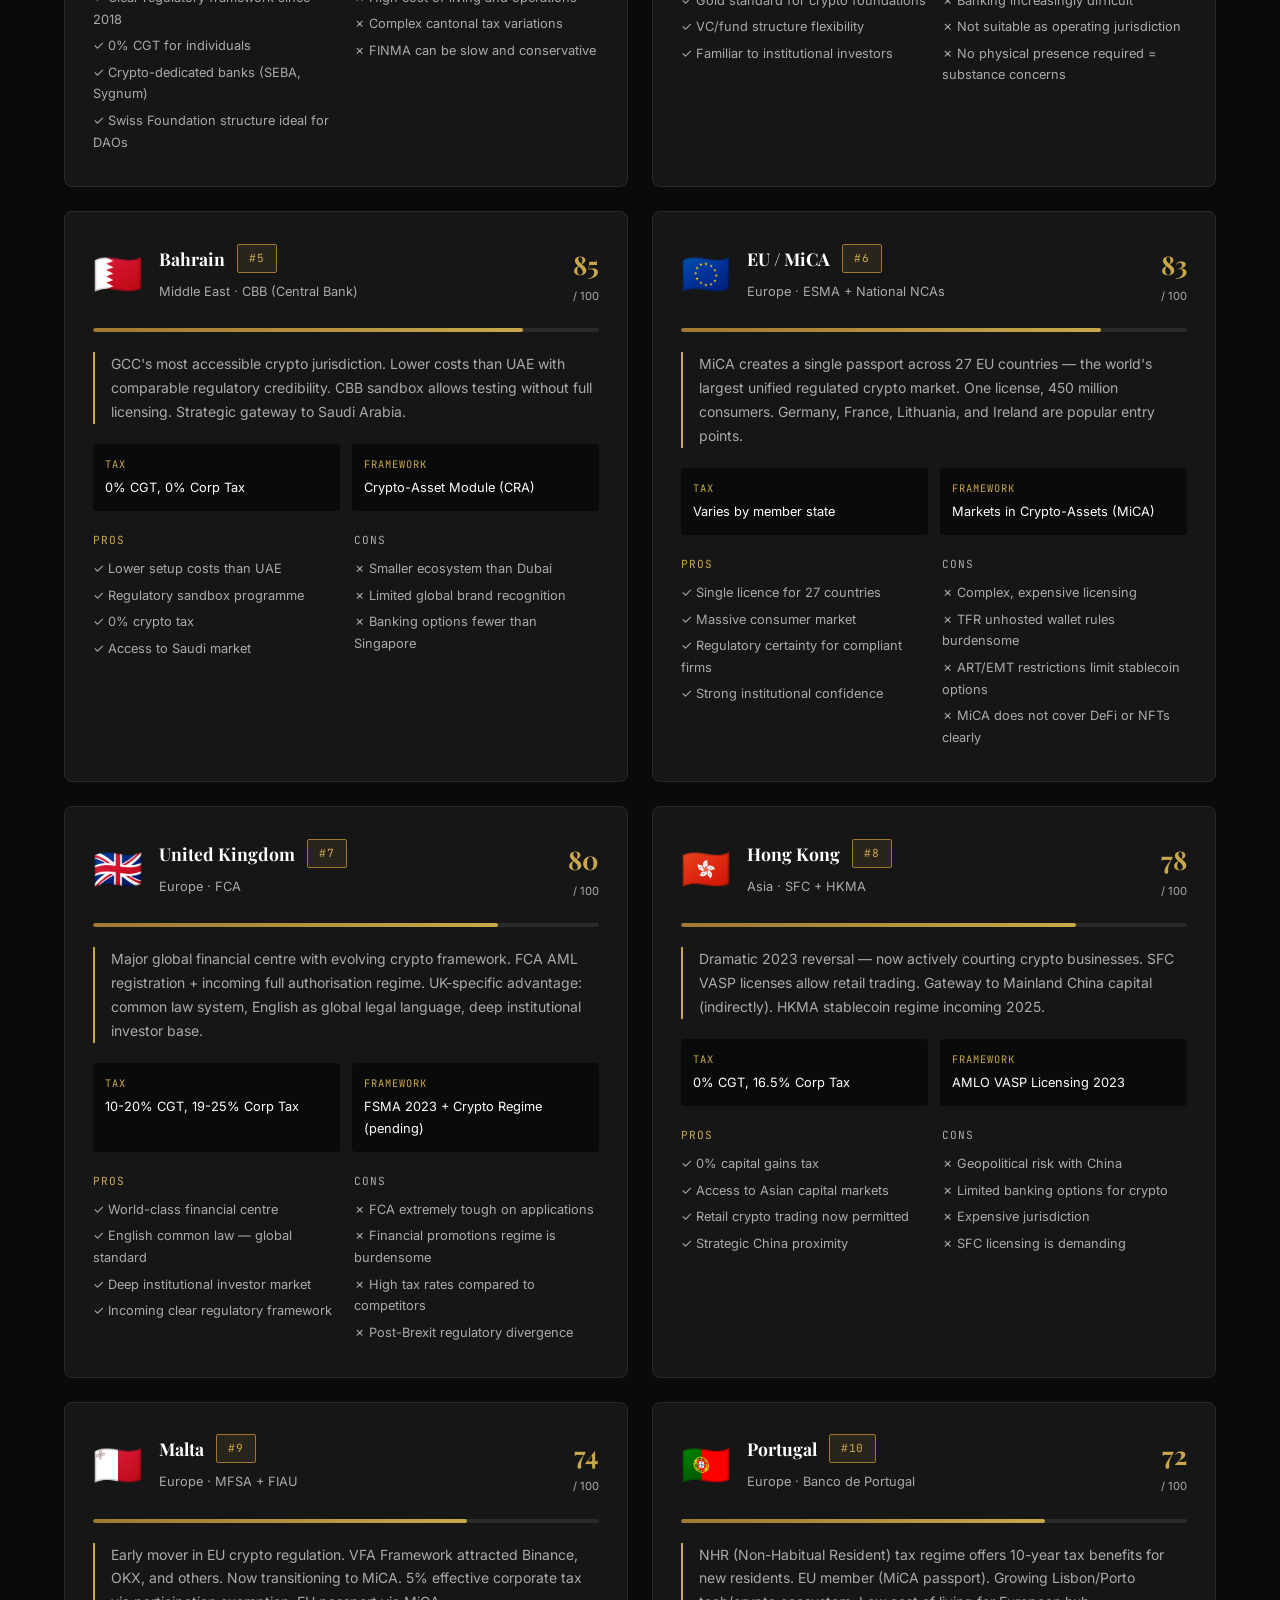
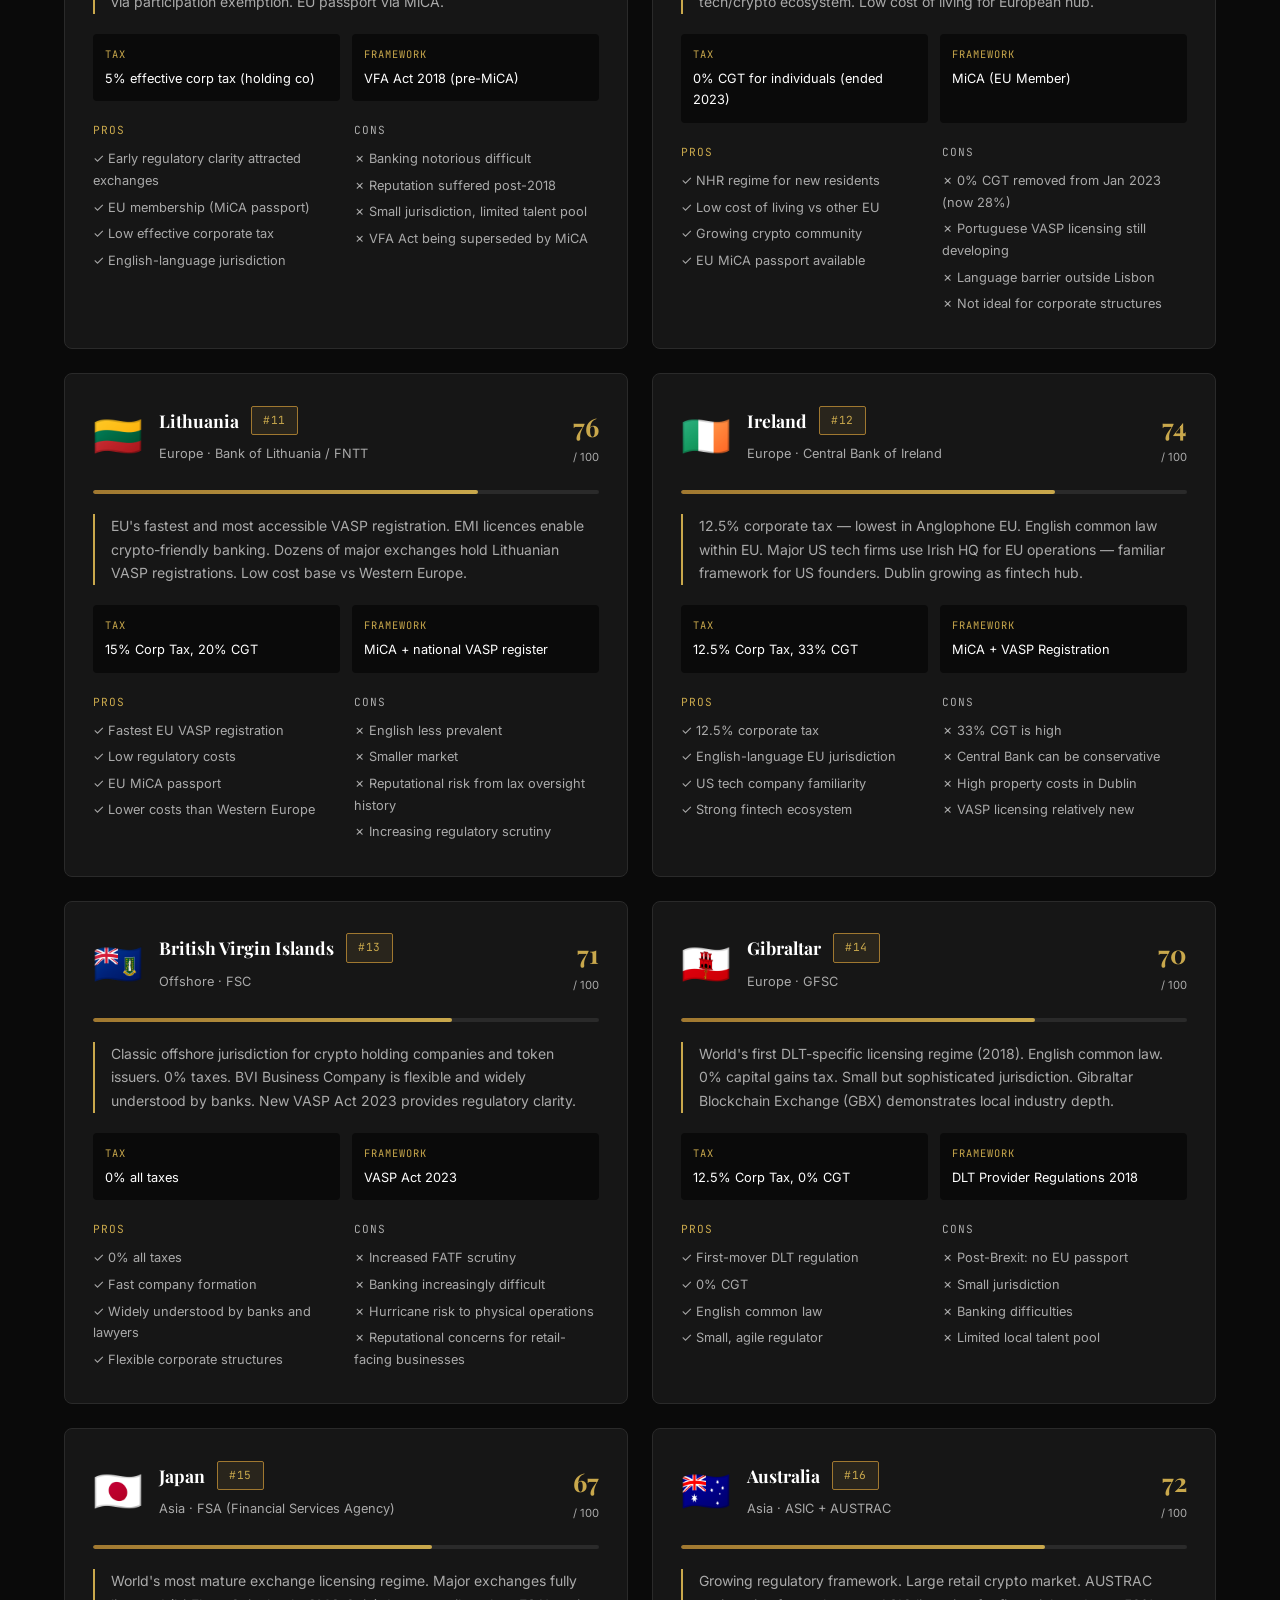
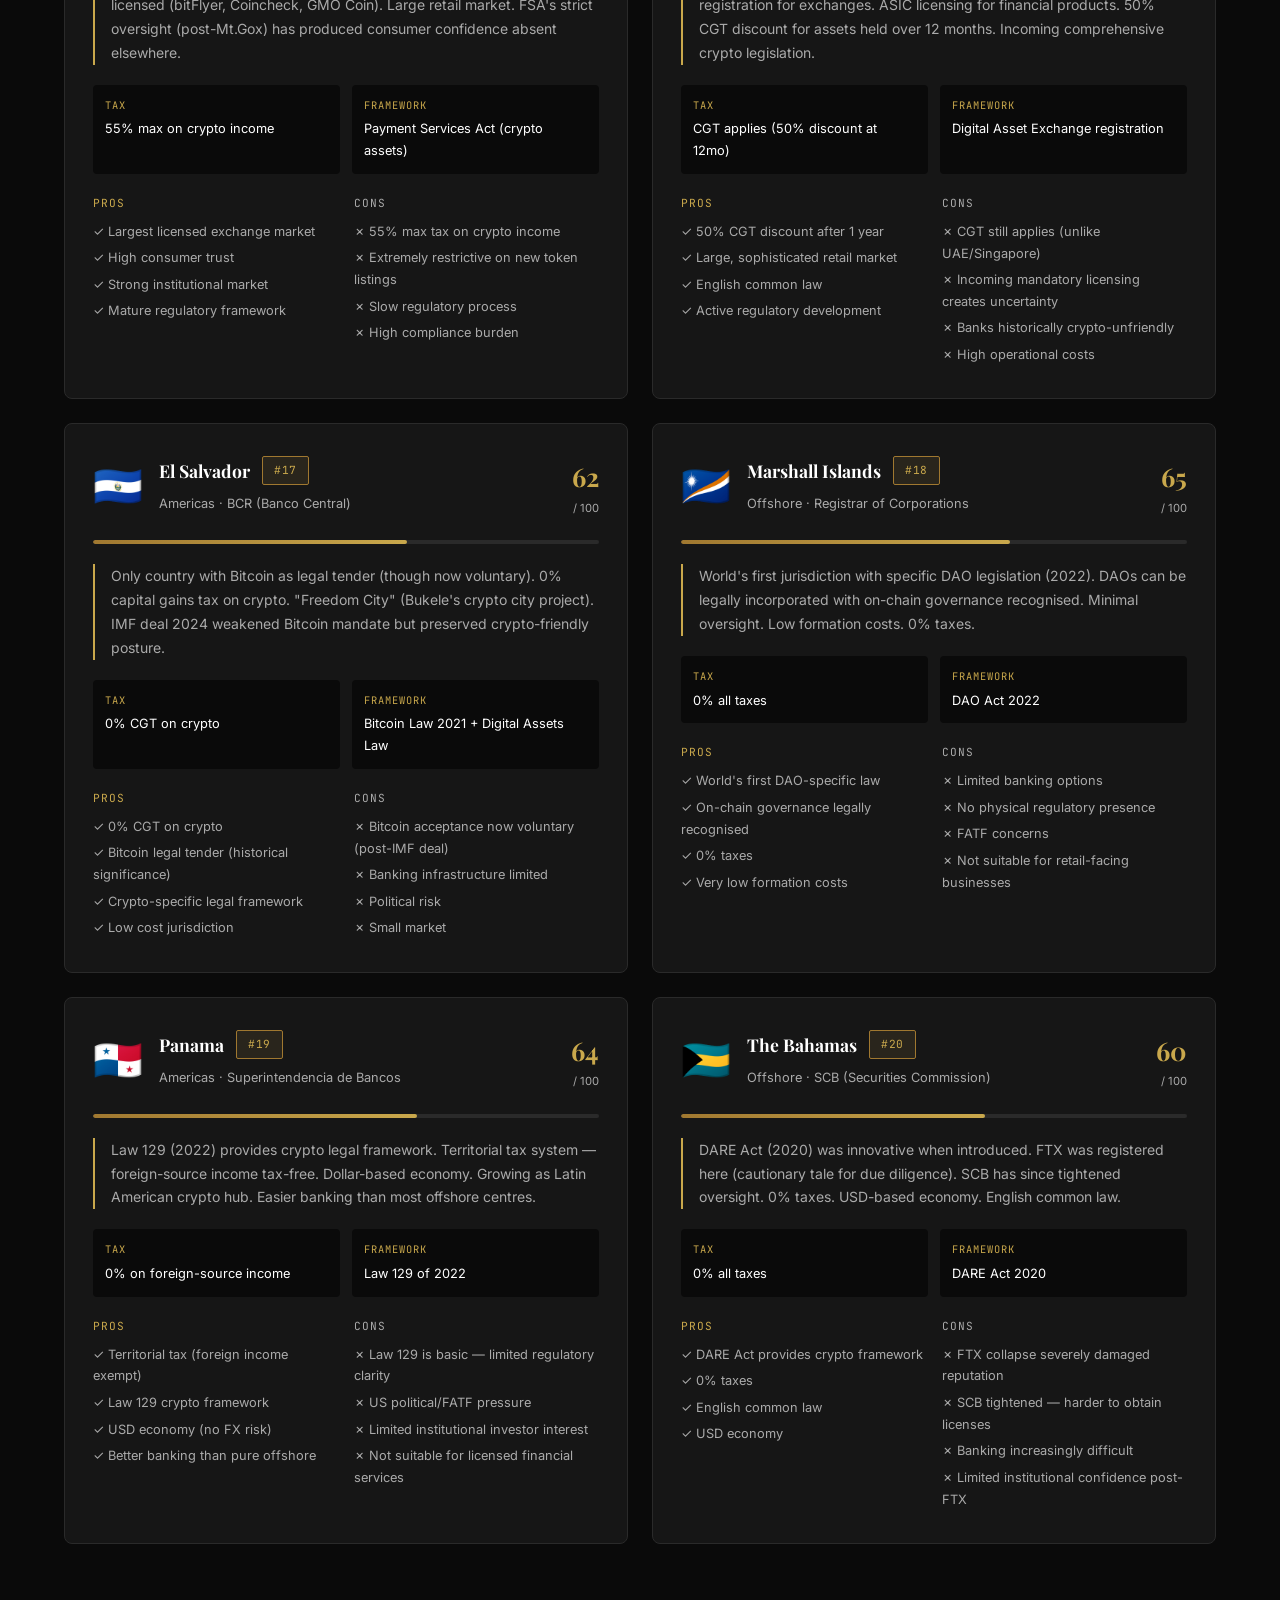
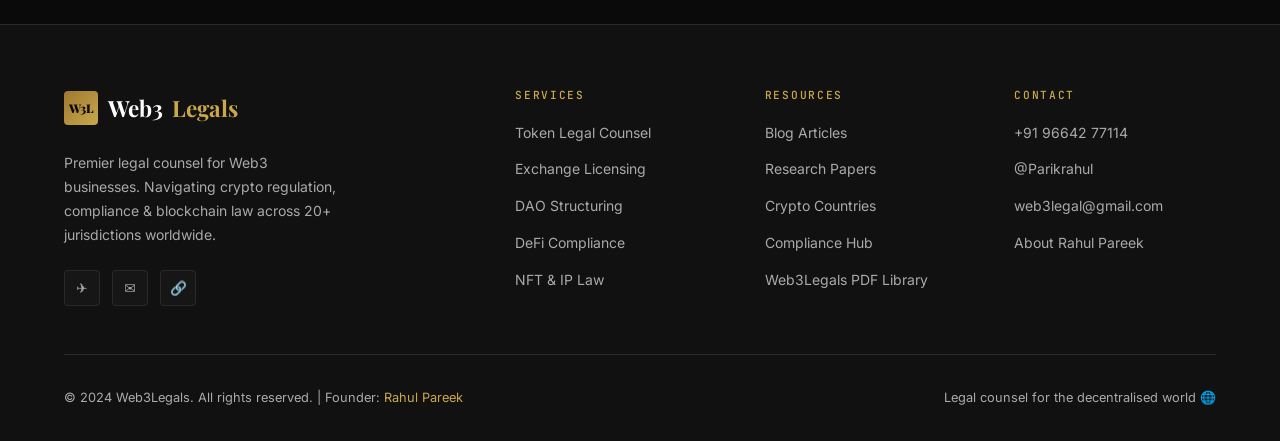
<file: web3legals/pages/crypto-countries.html>
<!DOCTYPE html>
<html lang="en">
<head>
  <meta charset="UTF-8">
  <meta name="viewport" content="width=device-width, initial-scale=1.0">
  <title>Crypto-Friendly Countries 2024 — Web3Legals | Top 20 Jurisdictions</title>
  <meta name="description" content="Compare the top 20 crypto-friendly countries — tax treatment, regulatory framework, licensing requirements, and USPs for blockchain businesses.">
  <link rel="canonical" href="https://web3legals.com/pages/crypto-countries.html">
  <link rel="stylesheet" href="../css/style.css">
  <script src="../js/layout.js" defer></script>
</head>
<body>
<main style="padding-top:70px;">

<section style="background:var(--black-soft);border-bottom:1px solid var(--black-border);padding:4rem 0 3rem;">
  <div class="container">
    <div class="breadcrumb"><a href="../index.html">Home</a><span class="sep">›</span><span>Crypto Countries</span></div>
    <span class="section-label">Global Jurisdiction Guide</span>
    <h1>Top 20 Crypto-Friendly Countries</h1>
    <div class="divider"></div>
    <p style="max-width:680px;">A comprehensive comparison of the world's leading crypto jurisdictions — covering regulatory framework, tax treatment, licensing requirements, banking access, and strategic USPs for Web3 businesses.</p>
  </div>
</section>

<!-- VIEW TOGGLE -->
<section style="padding:2rem 0;border-bottom:1px solid var(--black-border);">
  <div class="container" style="display:flex;gap:1rem;justify-content:space-between;align-items:center;flex-wrap:wrap;">
    <div style="display:flex;gap:0.5rem;">
      <button class="filter-btn active" id="btnCards" onclick="setView('cards')">Card View</button>
      <button class="filter-btn" id="btnTable" onclick="setView('table')">Table View</button>
    </div>
    <div style="display:flex;gap:0.5rem;flex-wrap:wrap;">
      <button class="filter-btn active" data-region="All" onclick="filterRegion(this,'All')">All Regions</button>
      <button class="filter-btn" data-region="Middle East" onclick="filterRegion(this,'Middle East')">Middle East</button>
      <button class="filter-btn" data-region="Asia" onclick="filterRegion(this,'Asia')">Asia</button>
      <button class="filter-btn" data-region="Europe" onclick="filterRegion(this,'Europe')">Europe</button>
      <button class="filter-btn" data-region="Americas" onclick="filterRegion(this,'Americas')">Americas</button>
      <button class="filter-btn" data-region="Offshore" onclick="filterRegion(this,'Offshore')">Offshore</button>
    </div>
  </div>
</section>

<section>
  <div class="container">
    <div id="cardsView" class="grid-2" style="gap:1.5rem;"></div>
    <div id="tableView" style="display:none;">
      <div class="table-wrap">
        <table class="country-table" id="countryTable"></table>
      </div>
    </div>
  </div>
</section>

<style>
.filter-btn{background:var(--black-card);border:1px solid var(--black-border);color:var(--white-muted);padding:0.4rem 1rem;border-radius:2px;cursor:pointer;font-size:0.8rem;font-family:var(--font-mono);letter-spacing:0.05em;transition:all var(--transition);}
.filter-btn:hover,.filter-btn.active{border-color:var(--gold);color:var(--gold);background:var(--gold-muted);}
.country-card{background:var(--black-card);border:1px solid var(--black-border);border-radius:var(--radius-lg);padding:1.75rem;transition:all var(--transition);}
.country-card:hover{border-color:var(--gold);box-shadow:var(--gold-glow);transform:translateY(-2px);}
.score-bar{height:6px;border-radius:3px;background:var(--black-border);overflow:hidden;margin:4px 0;}
.score-fill{height:100%;border-radius:3px;background:linear-gradient(90deg,var(--gold-dark),var(--gold));}
</style>

<script>
const COUNTRIES = [
  {rank:1,flag:'🇦🇪',name:'UAE (Dubai)',region:'Middle East',regulator:'VARA / DIFC DFSA / ADGM FSRA',framework:'VARA Framework 2023',tax:'0% CGT, 9% Corp Tax (crypto exempt)',banking:'⭐⭐⭐⭐⭐',ease:'⭐⭐⭐⭐',score:95,usp:'World\'s most comprehensive crypto regulatory framework with 0% capital gains. VARA issues licenses for 7 activity types. DIFC and ADGM offer additional regulated environments. Zero crypto tax for individuals.',pros:['0% personal crypto tax','VARA — dedicated crypto regulator','Massive crypto ecosystem in Dubai','English-language legal system (DIFC/ADGM)'],cons:['High setup costs (AED 500K+)','Residency requirements for some licenses','9% corporate tax from 2023 (most crypto exempt)']},
  {rank:2,flag:'🇸🇬',name:'Singapore',region:'Asia',regulator:'MAS (Monetary Authority)',framework:'Payment Services Act 2019',tax:'0% CGT, 17% Corp Tax',banking:'⭐⭐⭐⭐⭐',ease:'⭐⭐⭐⭐',score:92,usp:'Asia\'s premier regulated crypto hub. MAS licences provide global credibility. No capital gains tax. Strong rule of law and English-language legal system. PSA framework is mature and well-understood.',pros:['0% capital gains tax','Globally respected MAS regulation','Excellent banking access','Stable, mature legal system'],cons:['Strict MAS licensing (low approval rate)','High operating costs','Regulatory uncertainty for retail crypto']},
  {rank:3,flag:'🇨🇭',name:'Switzerland',region:'Europe',regulator:'FINMA',framework:'DLT Act 2021 + FINMA Guidelines',tax:'0% CGT (individuals), 8.5% Corp Tax',banking:'⭐⭐⭐⭐⭐',ease:'⭐⭐⭐⭐',score:90,usp:'Crypto Valley in Zug is the original blockchain hub. FINMA\'s clear token classification framework (2018) remains the global benchmark. DLT Act 2021 introduced ledger-based securities. SEBA and Sygnum provide dedicated crypto banking.',pros:['Clear regulatory framework since 2018','0% CGT for individuals','Crypto-dedicated banks (SEBA, Sygnum)','Swiss Foundation structure ideal for DAOs'],cons:['High cost of living and operations','Complex cantonal tax variations','FINMA can be slow and conservative']},
  {rank:4,flag:'🇰🇾',name:'Cayman Islands',region:'Offshore',regulator:'CIMA',framework:'VASP Act 2020',tax:'0% all taxes',banking:'⭐⭐⭐⭐',ease:'⭐⭐⭐⭐⭐',score:89,usp:'Default jurisdiction for crypto foundations, VC funds, and token issuers. Cayman Foundation Company is the global standard for DAO structures. No direct taxes of any kind. Fast, flexible company formation.',pros:['0% all taxes (income, CGT, corporate)','Gold standard for crypto foundations','VC/fund structure flexibility','Familiar to institutional investors'],cons:['Reputational scrutiny from FATF grey lists','Banking increasingly difficult','Not suitable as operating jurisdiction','No physical presence required = substance concerns']},
  {rank:5,flag:'🇧🇭',name:'Bahrain',region:'Middle East',regulator:'CBB (Central Bank)',framework:'Crypto-Asset Module (CRA)',tax:'0% CGT, 0% Corp Tax',banking:'⭐⭐⭐⭐',ease:'⭐⭐⭐⭐',score:85,usp:'GCC\'s most accessible crypto jurisdiction. Lower costs than UAE with comparable regulatory credibility. CBB sandbox allows testing without full licensing. Strategic gateway to Saudi Arabia.',pros:['Lower setup costs than UAE','Regulatory sandbox programme','0% crypto tax','Access to Saudi market'],cons:['Smaller ecosystem than Dubai','Limited global brand recognition','Banking options fewer than Singapore']},
  {rank:6,flag:'🇪🇺',name:'EU / MiCA',region:'Europe',regulator:'ESMA + National NCAs',framework:'Markets in Crypto-Assets (MiCA)',tax:'Varies by member state',banking:'⭐⭐⭐⭐',ease:'⭐⭐⭐',score:83,usp:'MiCA creates a single passport across 27 EU countries — the world\'s largest unified regulated crypto market. One license, 450 million consumers. Germany, France, Lithuania, and Ireland are popular entry points.',pros:['Single licence for 27 countries','Massive consumer market','Regulatory certainty for compliant firms','Strong institutional confidence'],cons:['Complex, expensive licensing','TFR unhosted wallet rules burdensome','ART/EMT restrictions limit stablecoin options','MiCA does not cover DeFi or NFTs clearly']},
  {rank:7,flag:'🇬🇧',name:'United Kingdom',region:'Europe',regulator:'FCA',framework:'FSMA 2023 + Crypto Regime (pending)',tax:'10-20% CGT, 19-25% Corp Tax',banking:'⭐⭐⭐⭐',ease:'⭐⭐⭐',score:80,usp:'Major global financial centre with evolving crypto framework. FCA AML registration + incoming full authorisation regime. UK-specific advantage: common law system, English as global legal language, deep institutional investor base.',pros:['World-class financial centre','English common law — global standard','Deep institutional investor market','Incoming clear regulatory framework'],cons:['FCA extremely tough on applications','Financial promotions regime is burdensome','High tax rates compared to competitors','Post-Brexit regulatory divergence']},
  {rank:8,flag:'🇭🇰',name:'Hong Kong',region:'Asia',regulator:'SFC + HKMA',framework:'AMLO VASP Licensing 2023',tax:'0% CGT, 16.5% Corp Tax',banking:'⭐⭐⭐',ease:'⭐⭐⭐',score:78,usp:'Dramatic 2023 reversal — now actively courting crypto businesses. SFC VASP licenses allow retail trading. Gateway to Mainland China capital (indirectly). HKMA stablecoin regime incoming 2025.',pros:['0% capital gains tax','Access to Asian capital markets','Retail crypto trading now permitted','Strategic China proximity'],cons:['Geopolitical risk with China','Limited banking options for crypto','Expensive jurisdiction','SFC licensing is demanding']},
  {rank:9,flag:'🇲🇹',name:'Malta',region:'Europe',regulator:'MFSA + FIAU',framework:'VFA Act 2018 (pre-MiCA)',tax:'5% effective corp tax (holding co)',banking:'⭐⭐⭐',ease:'⭐⭐⭐',score:74,usp:'Early mover in EU crypto regulation. VFA Framework attracted Binance, OKX, and others. Now transitioning to MiCA. 5% effective corporate tax via participation exemption. EU passport via MiCA.',pros:['Early regulatory clarity attracted exchanges','EU membership (MiCA passport)','Low effective corporate tax','English-language jurisdiction'],cons:['Banking notorious difficult','Reputation suffered post-2018','Small jurisdiction, limited talent pool','VFA Act being superseded by MiCA']},
  {rank:10,flag:'🇵🇹',name:'Portugal',region:'Europe',regulator:'Banco de Portugal',framework:'MiCA (EU Member)',tax:'0% CGT for individuals (ended 2023)',banking:'⭐⭐⭐',ease:'⭐⭐⭐',score:72,usp:'NHR (Non-Habitual Resident) tax regime offers 10-year tax benefits for new residents. EU member (MiCA passport). Growing Lisbon/Porto tech/crypto ecosystem. Low cost of living for European hub.',pros:['NHR regime for new residents','Low cost of living vs other EU','Growing crypto community','EU MiCA passport available'],cons:['0% CGT removed from Jan 2023 (now 28%)','Portuguese VASP licensing still developing','Language barrier outside Lisbon','Not ideal for corporate structures']},
  {rank:11,flag:'🇱🇹',name:'Lithuania',region:'Europe',regulator:'Bank of Lithuania / FNTT',framework:'MiCA + national VASP register',tax:'15% Corp Tax, 20% CGT',banking:'⭐⭐⭐⭐',ease:'⭐⭐⭐⭐',score:76,usp:'EU\'s fastest and most accessible VASP registration. EMI licences enable crypto-friendly banking. Dozens of major exchanges hold Lithuanian VASP registrations. Low cost base vs Western Europe.',pros:['Fastest EU VASP registration','Low regulatory costs','EU MiCA passport','Lower costs than Western Europe'],cons:['English less prevalent','Smaller market','Reputational risk from lax oversight history','Increasing regulatory scrutiny']},
  {rank:12,flag:'🇮🇪',name:'Ireland',region:'Europe',regulator:'Central Bank of Ireland',framework:'MiCA + VASP Registration',tax:'12.5% Corp Tax, 33% CGT',banking:'⭐⭐⭐⭐',ease:'⭐⭐⭐',score:74,usp:'12.5% corporate tax — lowest in Anglophone EU. English common law within EU. Major US tech firms use Irish HQ for EU operations — familiar framework for US founders. Dublin growing as fintech hub.',pros:['12.5% corporate tax','English-language EU jurisdiction','US tech company familiarity','Strong fintech ecosystem'],cons:['33% CGT is high','Central Bank can be conservative','High property costs in Dublin','VASP licensing relatively new']},
  {rank:13,flag:'🇻🇬',name:'British Virgin Islands',region:'Offshore',regulator:'FSC',framework:'VASP Act 2023',tax:'0% all taxes',banking:'⭐⭐⭐',ease:'⭐⭐⭐⭐',score:71,usp:'Classic offshore jurisdiction for crypto holding companies and token issuers. 0% taxes. BVI Business Company is flexible and widely understood by banks. New VASP Act 2023 provides regulatory clarity.',pros:['0% all taxes','Fast company formation','Widely understood by banks and lawyers','Flexible corporate structures'],cons:['Increased FATF scrutiny','Banking increasingly difficult','Hurricane risk to physical operations','Reputational concerns for retail-facing businesses']},
  {rank:14,flag:'🇬🇮',name:'Gibraltar',region:'Europe',regulator:'GFSC',framework:'DLT Provider Regulations 2018',tax:'12.5% Corp Tax, 0% CGT',banking:'⭐⭐⭐',ease:'⭐⭐⭐',score:70,usp:'World\'s first DLT-specific licensing regime (2018). English common law. 0% capital gains tax. Small but sophisticated jurisdiction. Gibraltar Blockchain Exchange (GBX) demonstrates local industry depth.',pros:['First-mover DLT regulation','0% CGT','English common law','Small, agile regulator'],cons:['Post-Brexit: no EU passport','Small jurisdiction','Banking difficulties','Limited local talent pool']},
  {rank:15,flag:'🇯🇵',name:'Japan',region:'Asia',regulator:'FSA (Financial Services Agency)',framework:'Payment Services Act (crypto assets)',tax:'55% max on crypto income',banking:'⭐⭐⭐⭐',ease:'⭐⭐',score:67,usp:'World\'s most mature exchange licensing regime. Major exchanges fully licensed (bitFlyer, Coincheck, GMO Coin). Large retail market. FSA\'s strict oversight (post-Mt.Gox) has produced consumer confidence absent elsewhere.',pros:['Largest licensed exchange market','High consumer trust','Strong institutional market','Mature regulatory framework'],cons:['55% max tax on crypto income','Extremely restrictive on new token listings','Slow regulatory process','High compliance burden']},
  {rank:16,flag:'🇦🇺',name:'Australia',region:'Asia',regulator:'ASIC + AUSTRAC',framework:'Digital Asset Exchange registration',tax:'CGT applies (50% discount at 12mo)',banking:'⭐⭐⭐⭐',ease:'⭐⭐⭐',score:72,usp:'Growing regulatory framework. Large retail crypto market. AUSTRAC registration for exchanges. ASIC licensing for financial products. 50% CGT discount for assets held over 12 months. Incoming comprehensive crypto legislation.',pros:['50% CGT discount after 1 year','Large, sophisticated retail market','English common law','Active regulatory development'],cons:['CGT still applies (unlike UAE/Singapore)','Incoming mandatory licensing creates uncertainty','Banks historically crypto-unfriendly','High operational costs']},
  {rank:17,flag:'🇸🇻',name:'El Salvador',region:'Americas',regulator:'BCR (Banco Central)',framework:'Bitcoin Law 2021 + Digital Assets Law',tax:'0% CGT on crypto',banking:'⭐⭐',ease:'⭐⭐⭐',score:62,usp:'Only country with Bitcoin as legal tender (though now voluntary). 0% capital gains tax on crypto. "Freedom City" (Bukele\'s crypto city project). IMF deal 2024 weakened Bitcoin mandate but preserved crypto-friendly posture.',pros:['0% CGT on crypto','Bitcoin legal tender (historical significance)','Crypto-specific legal framework','Low cost jurisdiction'],cons:['Bitcoin acceptance now voluntary (post-IMF deal)','Banking infrastructure limited','Political risk','Small market']},
  {rank:18,flag:'🇲🇭',name:'Marshall Islands',region:'Offshore',regulator:'Registrar of Corporations',framework:'DAO Act 2022',tax:'0% all taxes',banking:'⭐⭐',ease:'⭐⭐⭐⭐',score:65,usp:'World\'s first jurisdiction with specific DAO legislation (2022). DAOs can be legally incorporated with on-chain governance recognised. Minimal oversight. Low formation costs. 0% taxes.',pros:['World\'s first DAO-specific law','On-chain governance legally recognised','0% taxes','Very low formation costs'],cons:['Limited banking options','No physical regulatory presence','FATF concerns','Not suitable for retail-facing businesses']},
  {rank:19,flag:'🇵🇦',name:'Panama',region:'Americas',regulator:'Superintendencia de Bancos',framework:'Law 129 of 2022',tax:'0% on foreign-source income',banking:'⭐⭐⭐',ease:'⭐⭐⭐',score:64,usp:'Law 129 (2022) provides crypto legal framework. Territorial tax system — foreign-source income tax-free. Dollar-based economy. Growing as Latin American crypto hub. Easier banking than most offshore centres.',pros:['Territorial tax (foreign income exempt)','Law 129 crypto framework','USD economy (no FX risk)','Better banking than pure offshore'],cons:['Law 129 is basic — limited regulatory clarity','US political/FATF pressure','Limited institutional investor interest','Not suitable for licensed financial services']},
  {rank:20,flag:'🇧🇸',name:'The Bahamas',region:'Offshore',regulator:'SCB (Securities Commission)',framework:'DARE Act 2020',tax:'0% all taxes',banking:'⭐⭐⭐',ease:'⭐⭐⭐',score:60,usp:'DARE Act (2020) was innovative when introduced. FTX was registered here (cautionary tale for due diligence). SCB has since tightened oversight. 0% taxes. USD-based economy. English common law.',pros:['DARE Act provides crypto framework','0% taxes','English common law','USD economy'],cons:['FTX collapse severely damaged reputation','SCB tightened — harder to obtain licenses','Banking increasingly difficult','Limited institutional confidence post-FTX']}
];

let currentView = 'cards';
let currentRegion = 'All';

function setView(view) {
  currentView = view;
  document.getElementById('btnCards').classList.toggle('active', view === 'cards');
  document.getElementById('btnTable').classList.toggle('active', view === 'table');
  document.getElementById('cardsView').style.display = view === 'cards' ? 'grid' : 'none';
  document.getElementById('tableView').style.display = view === 'table' ? 'block' : 'none';
  render();
}

function filterRegion(btn, region) {
  document.querySelectorAll('[data-region]').forEach(b => b.classList.remove('active'));
  btn.classList.add('active');
  currentRegion = region;
  render();
}

function render() {
  const filtered = currentRegion === 'All' ? COUNTRIES : COUNTRIES.filter(c => c.region === currentRegion);

  if (currentView === 'cards') {
    document.getElementById('cardsView').innerHTML = filtered.map(c => `
      <div class="country-card fade-in">
        <div style="display:flex;align-items:center;gap:1rem;margin-bottom:1.25rem;">
          <div style="font-size:2.5rem;">${c.flag}</div>
          <div>
            <div style="display:flex;align-items:center;gap:0.75rem;margin-bottom:0.25rem;">
              <h3 style="font-size:1.1rem;">${c.name}</h3>
              <span class="tag tag-gold">#${c.rank}</span>
            </div>
            <span style="font-size:0.8rem;color:var(--white-muted);">${c.region} · ${c.regulator}</span>
          </div>
          <div style="margin-left:auto;text-align:right;">
            <span style="font-size:1.6rem;font-family:var(--font-display);font-weight:700;color:var(--gold);">${c.score}</span>
            <span style="font-size:0.7rem;color:var(--white-muted);display:block;">/ 100</span>
          </div>
        </div>
        <div style="height:4px;background:var(--black-border);border-radius:2px;overflow:hidden;margin-bottom:1.25rem;">
          <div style="height:100%;width:${c.score}%;background:linear-gradient(90deg,var(--gold-dark),var(--gold));border-radius:2px;"></div>
        </div>
        <p style="font-size:0.875rem;margin-bottom:1.25rem;border-left:2px solid var(--gold);padding-left:1rem;">${c.usp}</p>
        <div style="display:grid;grid-template-columns:1fr 1fr;gap:0.75rem;margin-bottom:1.25rem;">
          <div style="background:var(--black);padding:0.75rem;border-radius:var(--radius);">
            <p style="font-size:0.65rem;font-family:var(--font-mono);letter-spacing:0.1em;text-transform:uppercase;color:var(--gold);margin-bottom:0.25rem;">Tax</p>
            <p style="font-size:0.8rem;color:var(--white);">${c.tax}</p>
          </div>
          <div style="background:var(--black);padding:0.75rem;border-radius:var(--radius);">
            <p style="font-size:0.65rem;font-family:var(--font-mono);letter-spacing:0.1em;text-transform:uppercase;color:var(--gold);margin-bottom:0.25rem;">Framework</p>
            <p style="font-size:0.8rem;color:var(--white);">${c.framework}</p>
          </div>
        </div>
        <div style="display:grid;grid-template-columns:1fr 1fr;gap:1rem;">
          <div>
            <p style="font-size:0.7rem;color:var(--gold);margin-bottom:0.5rem;font-family:var(--font-mono);text-transform:uppercase;letter-spacing:0.1em;">Pros</p>
            ${c.pros.map(p => `<p style="font-size:0.8rem;color:var(--white-muted);margin-bottom:0.3rem;">✓ ${p}</p>`).join('')}
          </div>
          <div>
            <p style="font-size:0.7rem;color:var(--white-muted);margin-bottom:0.5rem;font-family:var(--font-mono);text-transform:uppercase;letter-spacing:0.1em;">Cons</p>
            ${c.cons.map(p => `<p style="font-size:0.8rem;color:var(--white-muted);margin-bottom:0.3rem;">✗ ${p}</p>`).join('')}
          </div>
        </div>
      </div>`).join('');

    document.querySelectorAll('.fade-in').forEach(el => {
      const obs = new IntersectionObserver(e => { if(e[0].isIntersecting){el.classList.add('visible');obs.unobserve(el);} },{threshold:0.05});
      obs.observe(el);
    });
  } else {
    const table = document.getElementById('countryTable');
    table.innerHTML = `
      <thead><tr>
        <th>#</th><th>Country</th><th>Region</th><th>Tax</th><th>Regulator</th><th>Banking</th><th>Ease</th><th>Score</th>
      </tr></thead>
      <tbody>${filtered.map(c => `<tr>
        <td style="color:var(--gold);font-family:var(--font-mono);">${c.rank}</td>
        <td style="color:var(--white);">${c.flag} ${c.name}</td>
        <td><span class="tag tag-white">${c.region}</span></td>
        <td style="font-size:0.8rem;">${c.tax}</td>
        <td style="font-size:0.8rem;">${c.regulator}</td>
        <td>${c.banking}</td>
        <td>${c.ease}</td>
        <td>
          <div style="display:flex;align-items:center;gap:0.5rem;">
            <div class="rating-bg"><div class="rating-fill" style="width:${c.score}%"></div></div>
            <span style="color:var(--gold);font-family:var(--font-mono);font-size:0.85rem;">${c.score}</span>
          </div>
        </td>
      </tr>`).join('')}</tbody>`;
  }
}

document.addEventListener('DOMContentLoaded', () => render());
</script>
</body>
</html>
</file>
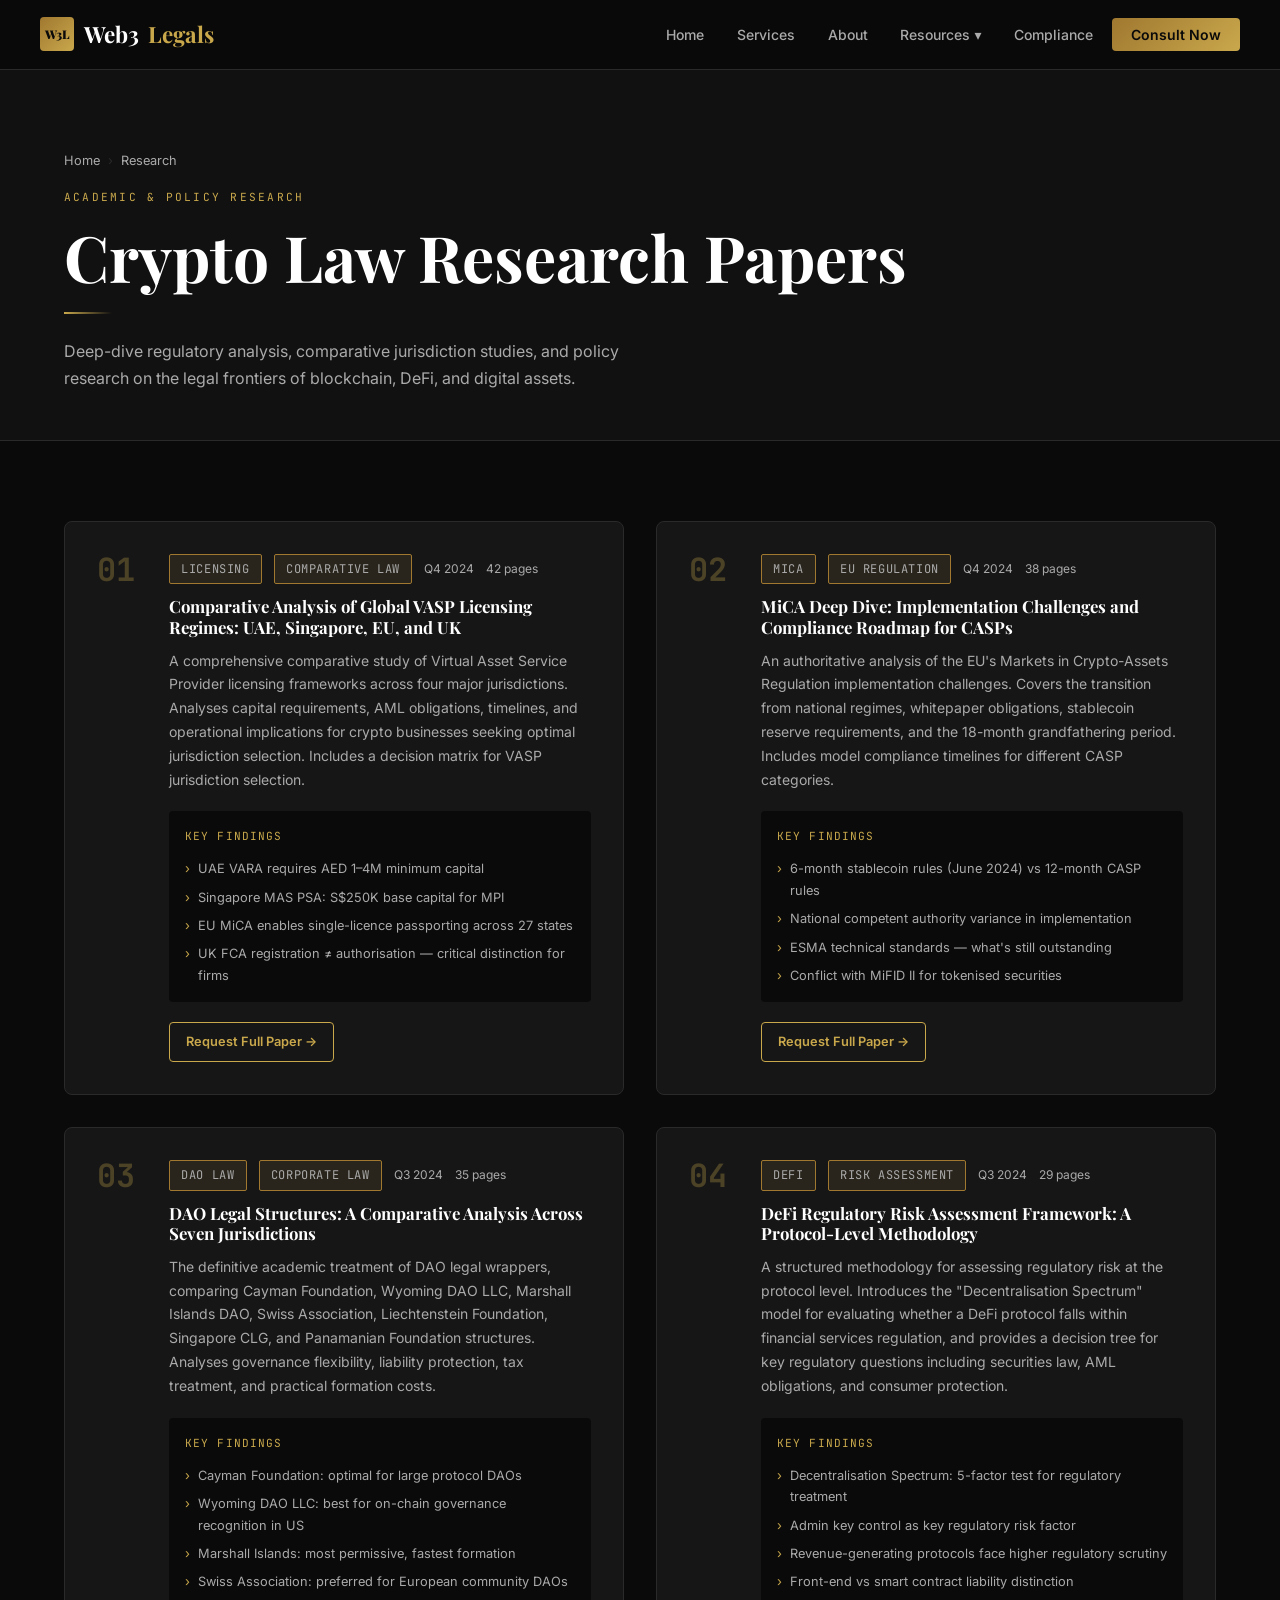
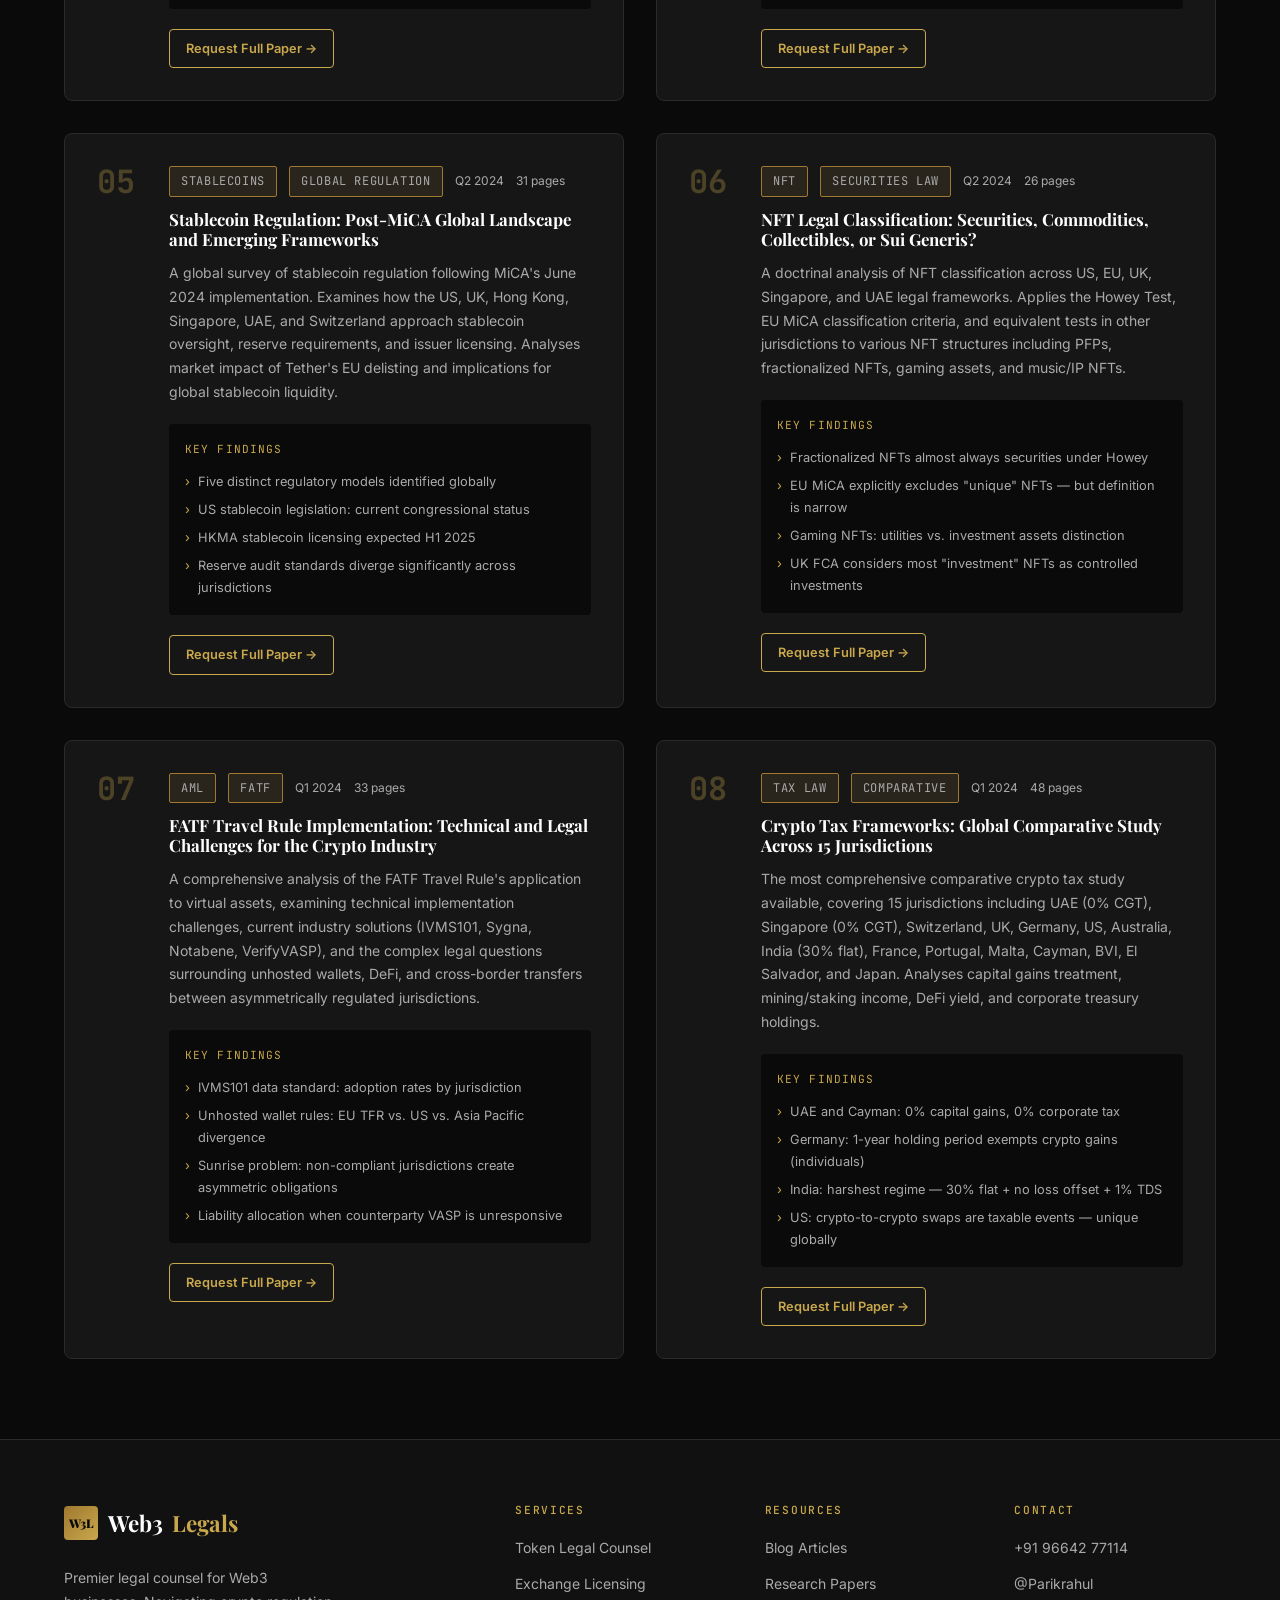
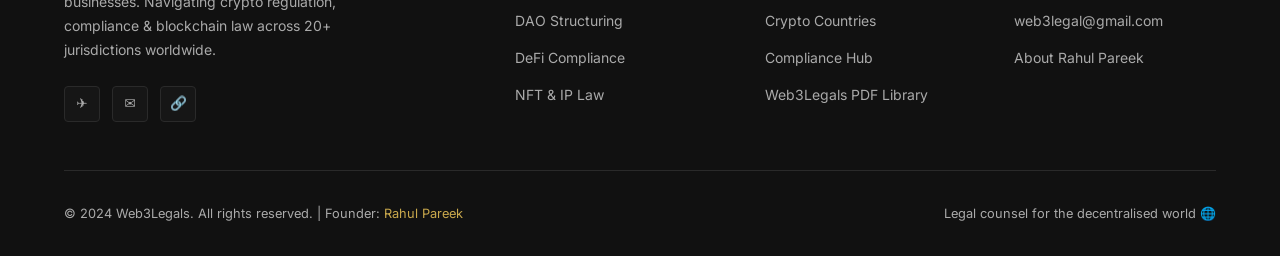
<file: web3legals/pages/research.html>
<!DOCTYPE html>
<html lang="en">
<head>
  <meta charset="UTF-8">
  <meta name="viewport" content="width=device-width, initial-scale=1.0">
  <title>Research — Web3Legals | Crypto Regulation Research Papers</title>
  <meta name="description" content="In-depth research papers on crypto regulation, blockchain law, DeFi compliance, and global digital asset frameworks from Web3Legals.">
  <link rel="canonical" href="https://web3legals.com/pages/research.html">
  <link rel="stylesheet" href="../css/style.css">
  <script src="../js/layout.js" defer></script>
</head>
<body>
<main style="padding-top:70px;">

<section style="background:var(--black-soft);border-bottom:1px solid var(--black-border);padding:4rem 0 3rem;">
  <div class="container">
    <div class="breadcrumb"><a href="../index.html">Home</a><span class="sep">›</span><span>Research</span></div>
    <span class="section-label">Academic & Policy Research</span>
    <h1>Crypto Law Research Papers</h1>
    <div class="divider"></div>
    <p style="max-width:620px;">Deep-dive regulatory analysis, comparative jurisdiction studies, and policy research on the legal frontiers of blockchain, DeFi, and digital assets.</p>
  </div>
</section>

<section>
  <div class="container">
    <div id="researchGrid" class="grid-2" style="gap:2rem;"></div>
  </div>
</section>

<style>
.research-card {
  background: var(--black-card);
  border: 1px solid var(--black-border);
  border-radius: var(--radius-lg);
  padding: 2rem;
  transition: all var(--transition);
  display: flex; gap: 1.5rem;
}
.research-card:hover { border-color: var(--gold); box-shadow: var(--gold-glow); }
.research-num {
  font-family: var(--font-mono); font-size: 2rem; font-weight: 700;
  color: var(--gold); opacity: 0.3; flex-shrink: 0; line-height: 1;
  min-width: 3rem;
}
.research-meta { display: flex; gap: 0.75rem; align-items: center; margin-bottom: 0.75rem; flex-wrap: wrap; }
.research-meta span { font-size: 0.75rem; color: var(--white-muted); }
</style>

<script>
const RESEARCH = [
  {
    num: '01', title: 'Comparative Analysis of Global VASP Licensing Regimes: UAE, Singapore, EU, and UK',
    tags: ['Licensing', 'Comparative Law'], date: 'Q4 2024', pages: '42 pages',
    abstract: 'A comprehensive comparative study of Virtual Asset Service Provider licensing frameworks across four major jurisdictions. Analyses capital requirements, AML obligations, timelines, and operational implications for crypto businesses seeking optimal jurisdiction selection. Includes a decision matrix for VASP jurisdiction selection.',
    highlights: ['UAE VARA requires AED 1–4M minimum capital', 'Singapore MAS PSA: S$250K base capital for MPI', 'EU MiCA enables single-licence passporting across 27 states', 'UK FCA registration ≠ authorisation — critical distinction for firms']
  },
  {
    num: '02', title: 'MiCA Deep Dive: Implementation Challenges and Compliance Roadmap for CASPs',
    tags: ['MiCA', 'EU Regulation'], date: 'Q4 2024', pages: '38 pages',
    abstract: 'An authoritative analysis of the EU\'s Markets in Crypto-Assets Regulation implementation challenges. Covers the transition from national regimes, whitepaper obligations, stablecoin reserve requirements, and the 18-month grandfathering period. Includes model compliance timelines for different CASP categories.',
    highlights: ['6-month stablecoin rules (June 2024) vs 12-month CASP rules', 'National competent authority variance in implementation', 'ESMA technical standards — what\'s still outstanding', 'Conflict with MiFID II for tokenised securities']
  },
  {
    num: '03', title: 'DAO Legal Structures: A Comparative Analysis Across Seven Jurisdictions',
    tags: ['DAO Law', 'Corporate Law'], date: 'Q3 2024', pages: '35 pages',
    abstract: 'The definitive academic treatment of DAO legal wrappers, comparing Cayman Foundation, Wyoming DAO LLC, Marshall Islands DAO, Swiss Association, Liechtenstein Foundation, Singapore CLG, and Panamanian Foundation structures. Analyses governance flexibility, liability protection, tax treatment, and practical formation costs.',
    highlights: ['Cayman Foundation: optimal for large protocol DAOs', 'Wyoming DAO LLC: best for on-chain governance recognition in US', 'Marshall Islands: most permissive, fastest formation', 'Swiss Association: preferred for European community DAOs']
  },
  {
    num: '04', title: 'DeFi Regulatory Risk Assessment Framework: A Protocol-Level Methodology',
    tags: ['DeFi', 'Risk Assessment'], date: 'Q3 2024', pages: '29 pages',
    abstract: 'A structured methodology for assessing regulatory risk at the protocol level. Introduces the "Decentralisation Spectrum" model for evaluating whether a DeFi protocol falls within financial services regulation, and provides a decision tree for key regulatory questions including securities law, AML obligations, and consumer protection.',
    highlights: ['Decentralisation Spectrum: 5-factor test for regulatory treatment', 'Admin key control as key regulatory risk factor', 'Revenue-generating protocols face higher regulatory scrutiny', 'Front-end vs smart contract liability distinction']
  },
  {
    num: '05', title: 'Stablecoin Regulation: Post-MiCA Global Landscape and Emerging Frameworks',
    tags: ['Stablecoins', 'Global Regulation'], date: 'Q2 2024', pages: '31 pages',
    abstract: 'A global survey of stablecoin regulation following MiCA\'s June 2024 implementation. Examines how the US, UK, Hong Kong, Singapore, UAE, and Switzerland approach stablecoin oversight, reserve requirements, and issuer licensing. Analyses market impact of Tether\'s EU delisting and implications for global stablecoin liquidity.',
    highlights: ['Five distinct regulatory models identified globally', 'US stablecoin legislation: current congressional status', 'HKMA stablecoin licensing expected H1 2025', 'Reserve audit standards diverge significantly across jurisdictions']
  },
  {
    num: '06', title: 'NFT Legal Classification: Securities, Commodities, Collectibles, or Sui Generis?',
    tags: ['NFT', 'Securities Law'], date: 'Q2 2024', pages: '26 pages',
    abstract: 'A doctrinal analysis of NFT classification across US, EU, UK, Singapore, and UAE legal frameworks. Applies the Howey Test, EU MiCA classification criteria, and equivalent tests in other jurisdictions to various NFT structures including PFPs, fractionalized NFTs, gaming assets, and music/IP NFTs.',
    highlights: ['Fractionalized NFTs almost always securities under Howey', 'EU MiCA explicitly excludes "unique" NFTs — but definition is narrow', 'Gaming NFTs: utilities vs. investment assets distinction', 'UK FCA considers most "investment" NFTs as controlled investments']
  },
  {
    num: '07', title: 'FATF Travel Rule Implementation: Technical and Legal Challenges for the Crypto Industry',
    tags: ['AML', 'FATF'], date: 'Q1 2024', pages: '33 pages',
    abstract: 'A comprehensive analysis of the FATF Travel Rule\'s application to virtual assets, examining technical implementation challenges, current industry solutions (IVMS101, Sygna, Notabene, VerifyVASP), and the complex legal questions surrounding unhosted wallets, DeFi, and cross-border transfers between asymmetrically regulated jurisdictions.',
    highlights: ['IVMS101 data standard: adoption rates by jurisdiction', 'Unhosted wallet rules: EU TFR vs. US vs. Asia Pacific divergence', 'Sunrise problem: non-compliant jurisdictions create asymmetric obligations', 'Liability allocation when counterparty VASP is unresponsive']
  },
  {
    num: '08', title: 'Crypto Tax Frameworks: Global Comparative Study Across 15 Jurisdictions',
    tags: ['Tax Law', 'Comparative'], date: 'Q1 2024', pages: '48 pages',
    abstract: 'The most comprehensive comparative crypto tax study available, covering 15 jurisdictions including UAE (0% CGT), Singapore (0% CGT), Switzerland, UK, Germany, US, Australia, India (30% flat), France, Portugal, Malta, Cayman, BVI, El Salvador, and Japan. Analyses capital gains treatment, mining/staking income, DeFi yield, and corporate treasury holdings.',
    highlights: ['UAE and Cayman: 0% capital gains, 0% corporate tax', 'Germany: 1-year holding period exempts crypto gains (individuals)', 'India: harshest regime — 30% flat + no loss offset + 1% TDS', 'US: crypto-to-crypto swaps are taxable events — unique globally']
  }
];

document.addEventListener('DOMContentLoaded', () => {
  const grid = document.getElementById('researchGrid');
  grid.innerHTML = RESEARCH.map(r => `
    <div class="research-card fade-in">
      <div class="research-num">${r.num}</div>
      <div style="flex:1;">
        <div class="research-meta">
          ${r.tags.map(t => `<span class="tag tag-gold">${t}</span>`).join('')}
          <span>${r.date}</span>
          <span>${r.pages}</span>
        </div>
        <h3 style="font-size:1.05rem;margin-bottom:0.75rem;">${r.title}</h3>
        <p style="font-size:0.875rem;margin-bottom:1.25rem;">${r.abstract}</p>
        <div style="background:var(--black);border-radius:var(--radius);padding:1rem;margin-bottom:1.25rem;">
          <p style="font-size:0.7rem;font-family:var(--font-mono);letter-spacing:0.1em;text-transform:uppercase;color:var(--gold);margin-bottom:0.75rem;">Key Findings</p>
          <ul style="list-style:none;display:flex;flex-direction:column;gap:0.4rem;">
            ${r.highlights.map(h => `<li style="font-size:0.8rem;color:var(--white-muted);display:flex;gap:0.5rem;"><span style="color:var(--gold);flex-shrink:0;">›</span>${h}</li>`).join('')}
          </ul>
        </div>
        <a href="../pages/contact.html" class="btn btn-outline" style="font-size:0.8rem;padding:0.5rem 1rem;">Request Full Paper →</a>
      </div>
    </div>`).join('');

  document.querySelectorAll('.fade-in').forEach(el => {
    const obs = new IntersectionObserver(e => { if(e[0].isIntersecting){el.classList.add('visible');obs.unobserve(el);} },{threshold:0.1});
    obs.observe(el);
  });
});
</script>
</body>
</html>
</file>
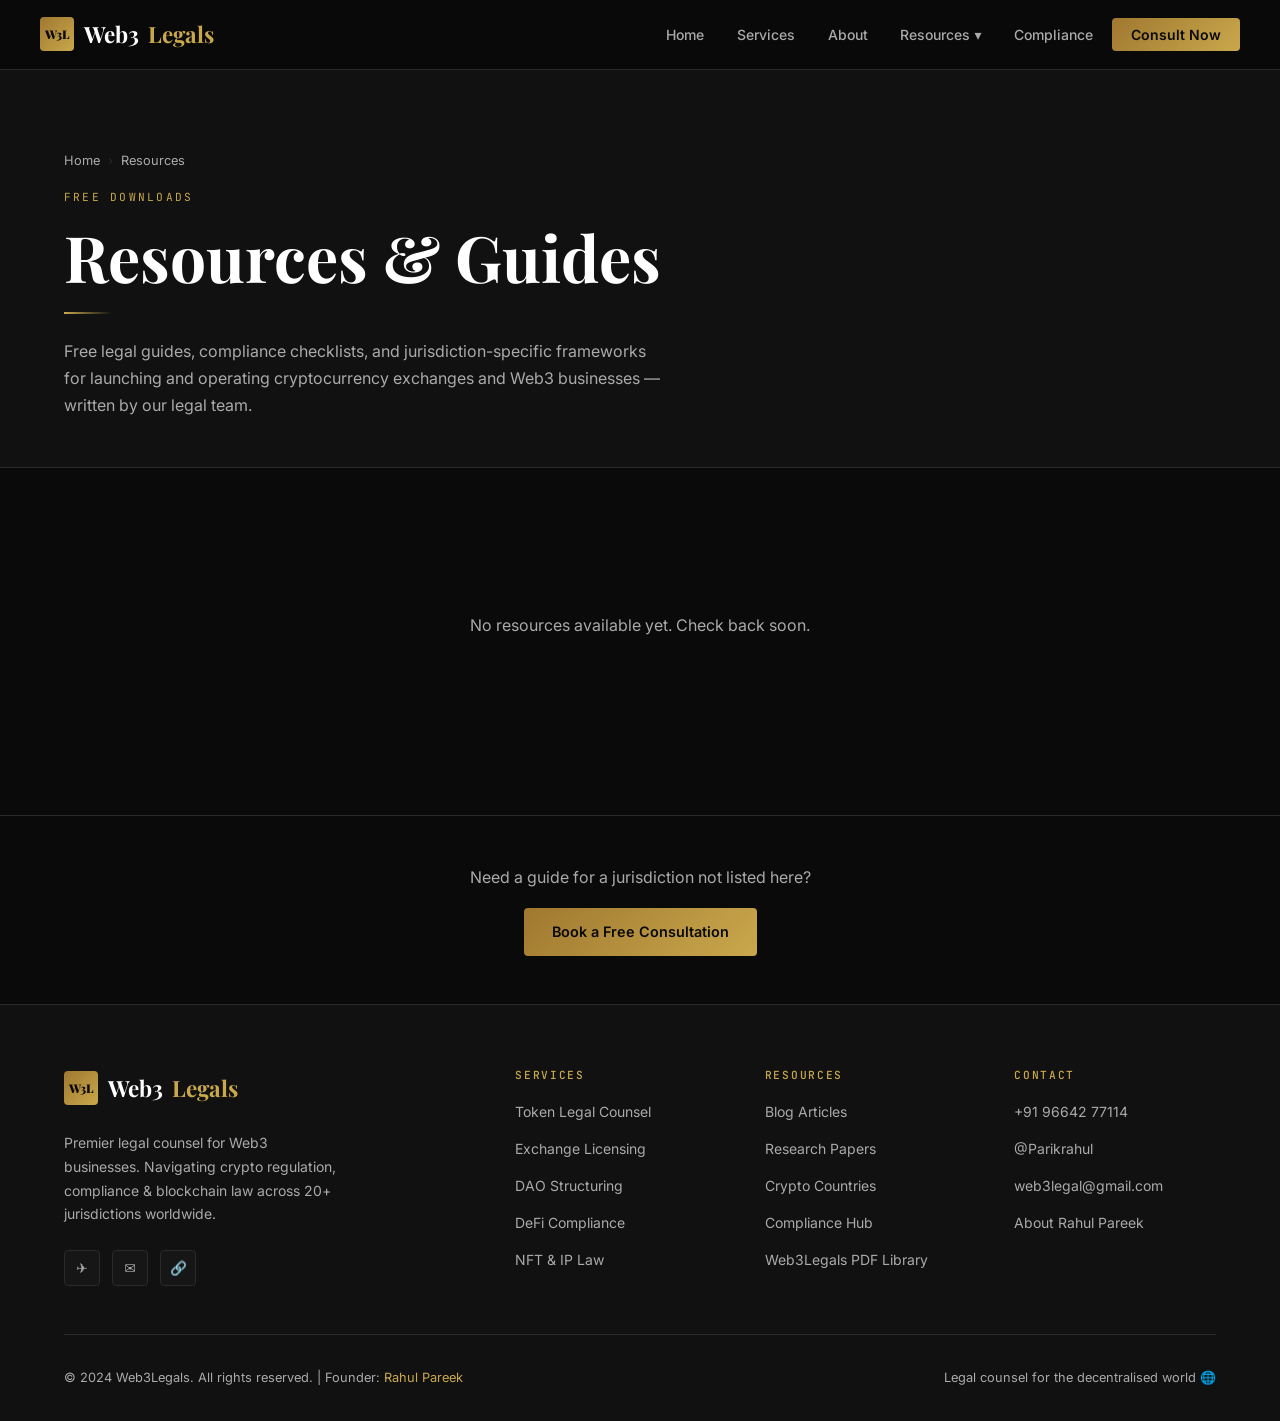
<file: web3legals/pages/resources.html>
<!DOCTYPE html>
<html lang="en">
<head>
  <meta charset="UTF-8">
  <meta name="viewport" content="width=device-width, initial-scale=1.0">
  <title>Free Resources & Guides — Web3Legals | Crypto Compliance PDFs</title>
  <meta name="description" content="Download free legal guides, compliance checklists, and jurisdiction-specific frameworks for launching and operating cryptocurrency exchanges and Web3 businesses.">
  <link rel="canonical" href="https://web3legals-e7b.pages.dev/pages/resources.html">
  <link rel="stylesheet" href="../css/style.css">
  <script src="../js/layout.js" defer></script>
</head>
<body>
<main style="padding-top:70px;">

<section style="background:var(--black-soft);border-bottom:1px solid var(--black-border);padding:4rem 0 3rem;">
  <div class="container">
    <div class="breadcrumb"><a href="../index.html">Home</a><span class="sep">›</span><span>Resources</span></div>
    <span class="section-label">Free Downloads</span>
    <h1>Resources & Guides</h1>
    <div class="divider"></div>
    <p style="max-width:600px;">Free legal guides, compliance checklists, and jurisdiction-specific frameworks for launching and operating cryptocurrency exchanges and Web3 businesses — written by our legal team.</p>
  </div>
</section>

<section>
  <div class="container">
    <div id="resourcesGrid" class="grid-3"></div>
    <div id="noResources" style="display:none;text-align:center;padding:4rem 1rem;">
      <p style="color:var(--white-muted);">No resources available yet. Check back soon.</p>
    </div>
    <div id="loadingState" style="text-align:center;padding:4rem 1rem;">
      <p style="color:var(--white-muted);">Loading resources…</p>
    </div>
  </div>
</section>

<section style="border-top:1px solid var(--black-border);padding:3rem 0;margin-top:2rem;">
  <div class="container" style="text-align:center;">
    <p style="margin-bottom:1rem;color:var(--white-muted);">Need a guide for a jurisdiction not listed here?</p>
    <a href="contact.html" class="btn btn-gold">Book a Free Consultation</a>
  </div>
</section>

<style>
.resource-card {
  background: var(--black-card);
  border: 1px solid var(--black-border);
  border-radius: var(--radius-lg);
  padding: 2rem;
  display: flex;
  flex-direction: column;
  transition: border-color var(--transition);
}
.resource-card:hover { border-color: var(--gold); }
.resource-icon {
  font-size: 2.5rem;
  margin-bottom: 1rem;
}
.resource-card h3 {
  font-size: 1.05rem;
  color: var(--white);
  margin-bottom: 0.5rem;
  line-height: 1.4;
}
.resource-card p {
  color: var(--white-muted);
  font-size: 0.88rem;
  line-height: 1.6;
  margin-bottom: 1.25rem;
  flex-grow: 1;
}
.resource-meta {
  display: flex;
  justify-content: space-between;
  align-items: center;
  font-size: 0.75rem;
  color: var(--white-muted);
  font-family: var(--font-mono);
  margin-bottom: 1rem;
}
.resource-download-btn {
  display: flex;
  align-items: center;
  justify-content: center;
  gap: 0.5rem;
  background: var(--gold-muted);
  border: 1px solid var(--gold-dark);
  color: var(--gold);
  padding: 0.7rem 1rem;
  border-radius: var(--radius);
  text-decoration: none;
  font-size: 0.85rem;
  font-weight: 500;
  transition: all var(--transition);
}
.resource-download-btn:hover {
  background: var(--gold);
  color: var(--black);
}
</style>

<script>
const D1_API = 'https://web3legals-api.web3legalsofficialdev.workers.dev';

/* ─── ICON BY FILE TYPE ─────────────────────────────────────── */
function fileIcon(name) {
  if (!name) return '📁';
  const ext = name.toLowerCase().split('.').pop();
  const map = { pdf:'📄', doc:'📝', docx:'📝', xls:'📊', xlsx:'📊', ppt:'📋', pptx:'📋', zip:'🗜️' };
  return map[ext] || '📁';
}

/* ─── FILE SIZE FORMAT ──────────────────────────────────────── */
function fmtSize(bytes) {
  if (!bytes) return '';
  if (bytes < 1048576) return (bytes / 1024).toFixed(1) + ' KB';
  return (bytes / 1048576).toFixed(1) + ' MB';
}

/* ─── COLLECT ALL ATTACHMENTS FROM ALL PUBLISHED POSTS ──────── */
async function loadResources() {
  const loadingEl = document.getElementById('loadingState');
  const gridEl = document.getElementById('resourcesGrid');
  const noResEl = document.getElementById('noResources');

  let posts = [];
  let media = [];
  try {
    const r = await fetch(D1_API + '/api/posts');
    if (r.ok) posts = await r.json();
  } catch(e) { posts = []; }

  try {
    const m = await fetch(D1_API + '/api/media');
    if (m.ok) media = await m.json();
  } catch(e) { media = []; }

  // Fallback to localStorage cache if API fails
  if (!posts.length) {
    try { posts = JSON.parse(localStorage.getItem('w3l_posts') || '[]'); } catch(e) { posts = []; }
  }
  if (!media.length) {
    try { media = JSON.parse(localStorage.getItem('w3l_media') || '[]'); } catch(e) { media = []; }
  }

  // Collect every attachment from every published post, tagging it with
  // the parent post's title/slug/category so the card can link back.
  const resources = [];
  posts.forEach(p => {
    if (p.status !== 'Published') return;
    if (!p.attachments || !p.attachments.length) return;
    p.attachments.forEach(a => {
      resources.push({
        name: a.name || 'Untitled file',
        size: a.size || 0,
        data: a.data || '#',
        type: a.type || '',
        postTitle: p.title || '',
        postSlug: p.slug || p.id || '',
        category: p.category || p.cat || 'General',
        date: p.date || p.updatedAt || ''
      });
    });
  });

  // Also include every file uploaded to the Media Library directly —
  // independent of whether it's attached to any blog post. Only list
  // document-type files (skip images, which are typically used as
  // featured images / thumbnails rather than standalone downloads).
  const docExtensions = ['pdf','doc','docx','xls','xlsx','ppt','pptx','zip'];
  media.forEach(m => {
    const name = m.name || '';
    const ext = name.toLowerCase().split('.').pop();
    if (!docExtensions.includes(ext)) return; // skip images etc.
    resources.push({
      name: name || 'Untitled file',
      size: m.size || 0,
      data: m.data || '#',
      type: m.type || '',
      postTitle: '',          // not tied to a post
      postSlug: '',
      category: 'Resource',
      date: m.uploadedAt || ''
    });
  });

  loadingEl.style.display = 'none';

  if (!resources.length) {
    noResEl.style.display = 'block';
    return;
  }

  // De-duplicate by name+size (same PDF can be attached to multiple posts)
  const seen = new Set();
  const unique = resources.filter(r => {
    const key = r.name + '|' + r.size;
    if (seen.has(key)) return false;
    seen.add(key);
    return true;
  });

  gridEl.innerHTML = unique.map(r => `
    <div class="resource-card">
      <div class="resource-icon">${fileIcon(r.name)}</div>
      <h3>${r.name.replace(/\.(pdf|docx?|xlsx?|pptx?|zip)$/i, '')}</h3>
      <p>${r.postTitle ? 'From: ' + r.postTitle : 'Legal compliance guide and reference document.'}</p>
      <div class="resource-meta">
        <span>${r.category}</span>
        <span>${fmtSize(r.size)}</span>
      </div>
      <a href="${r.data}" download="${r.name}" class="resource-download-btn">
        ⬇ Download ${r.name.split('.').pop().toUpperCase()}
      </a>
    </div>
  `).join('');
}

document.addEventListener('DOMContentLoaded', loadResources);
</script>

</main>
</body>
</html>
</file>
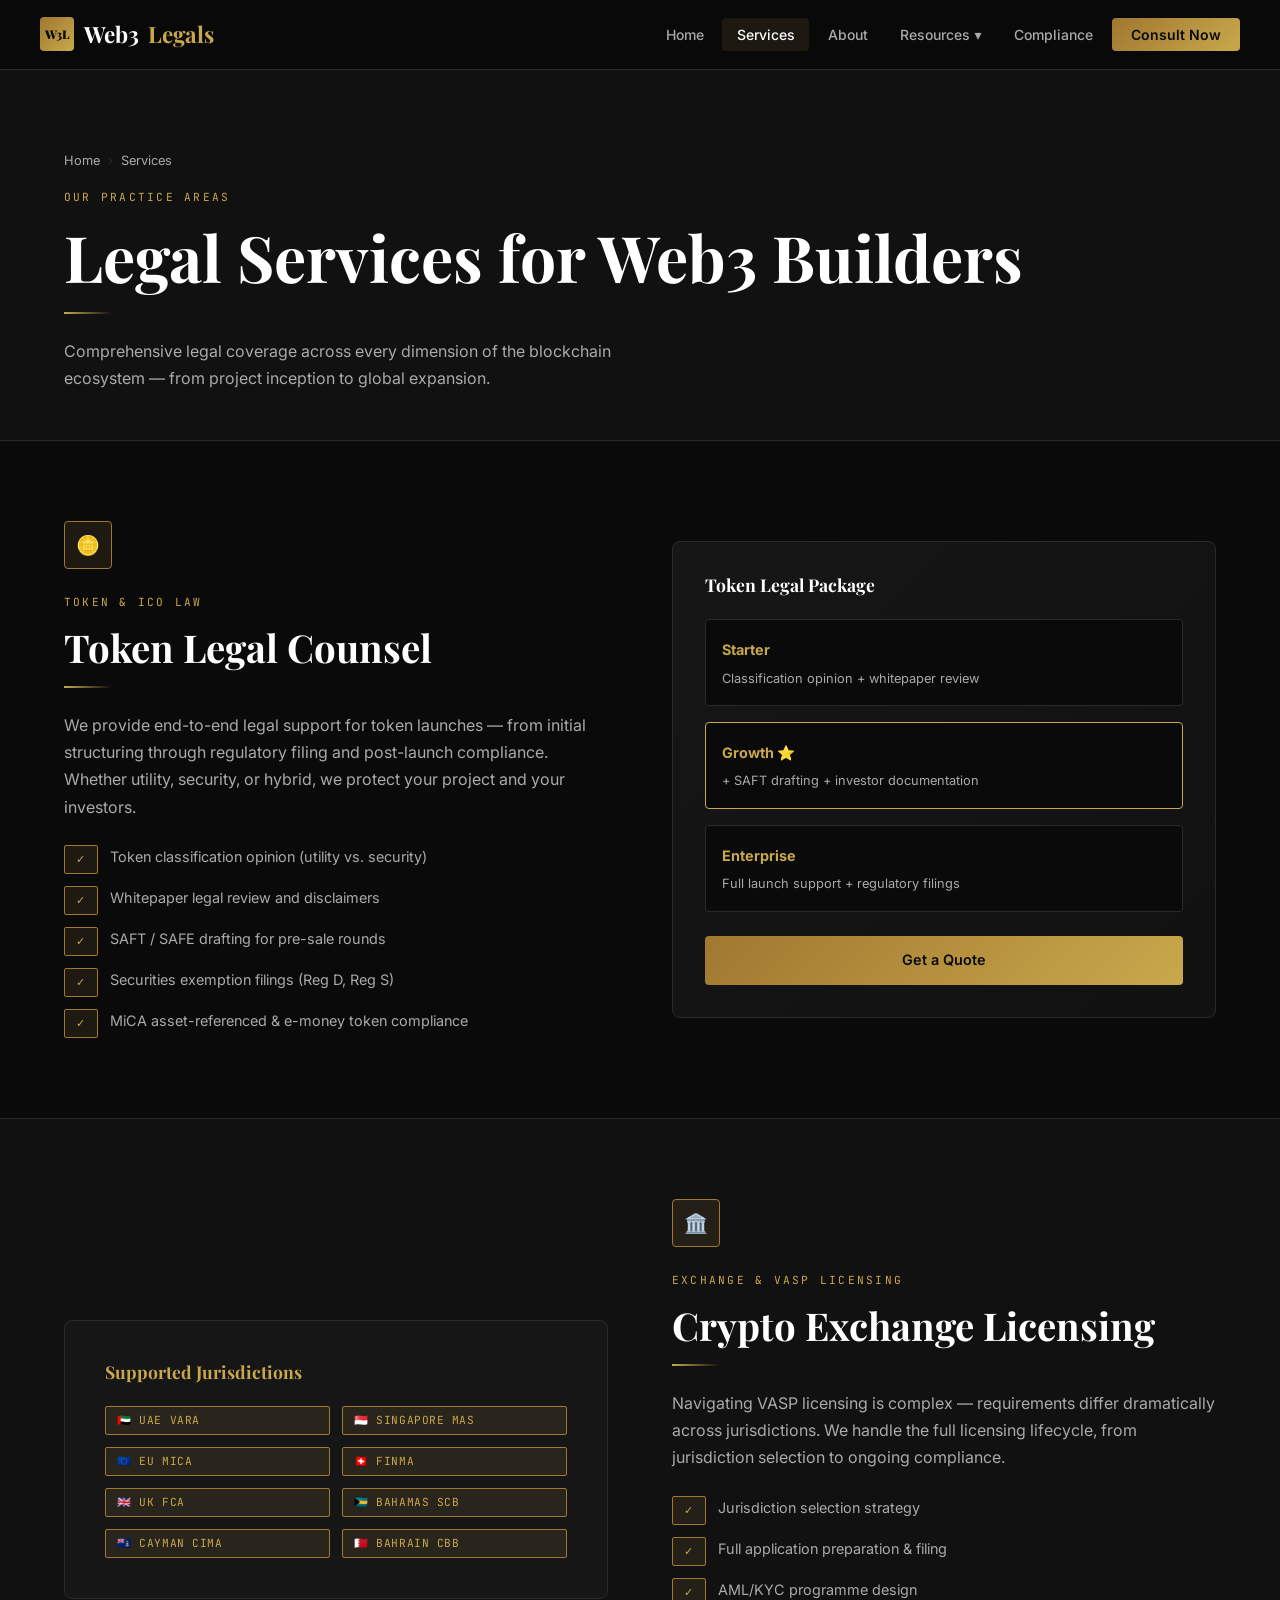
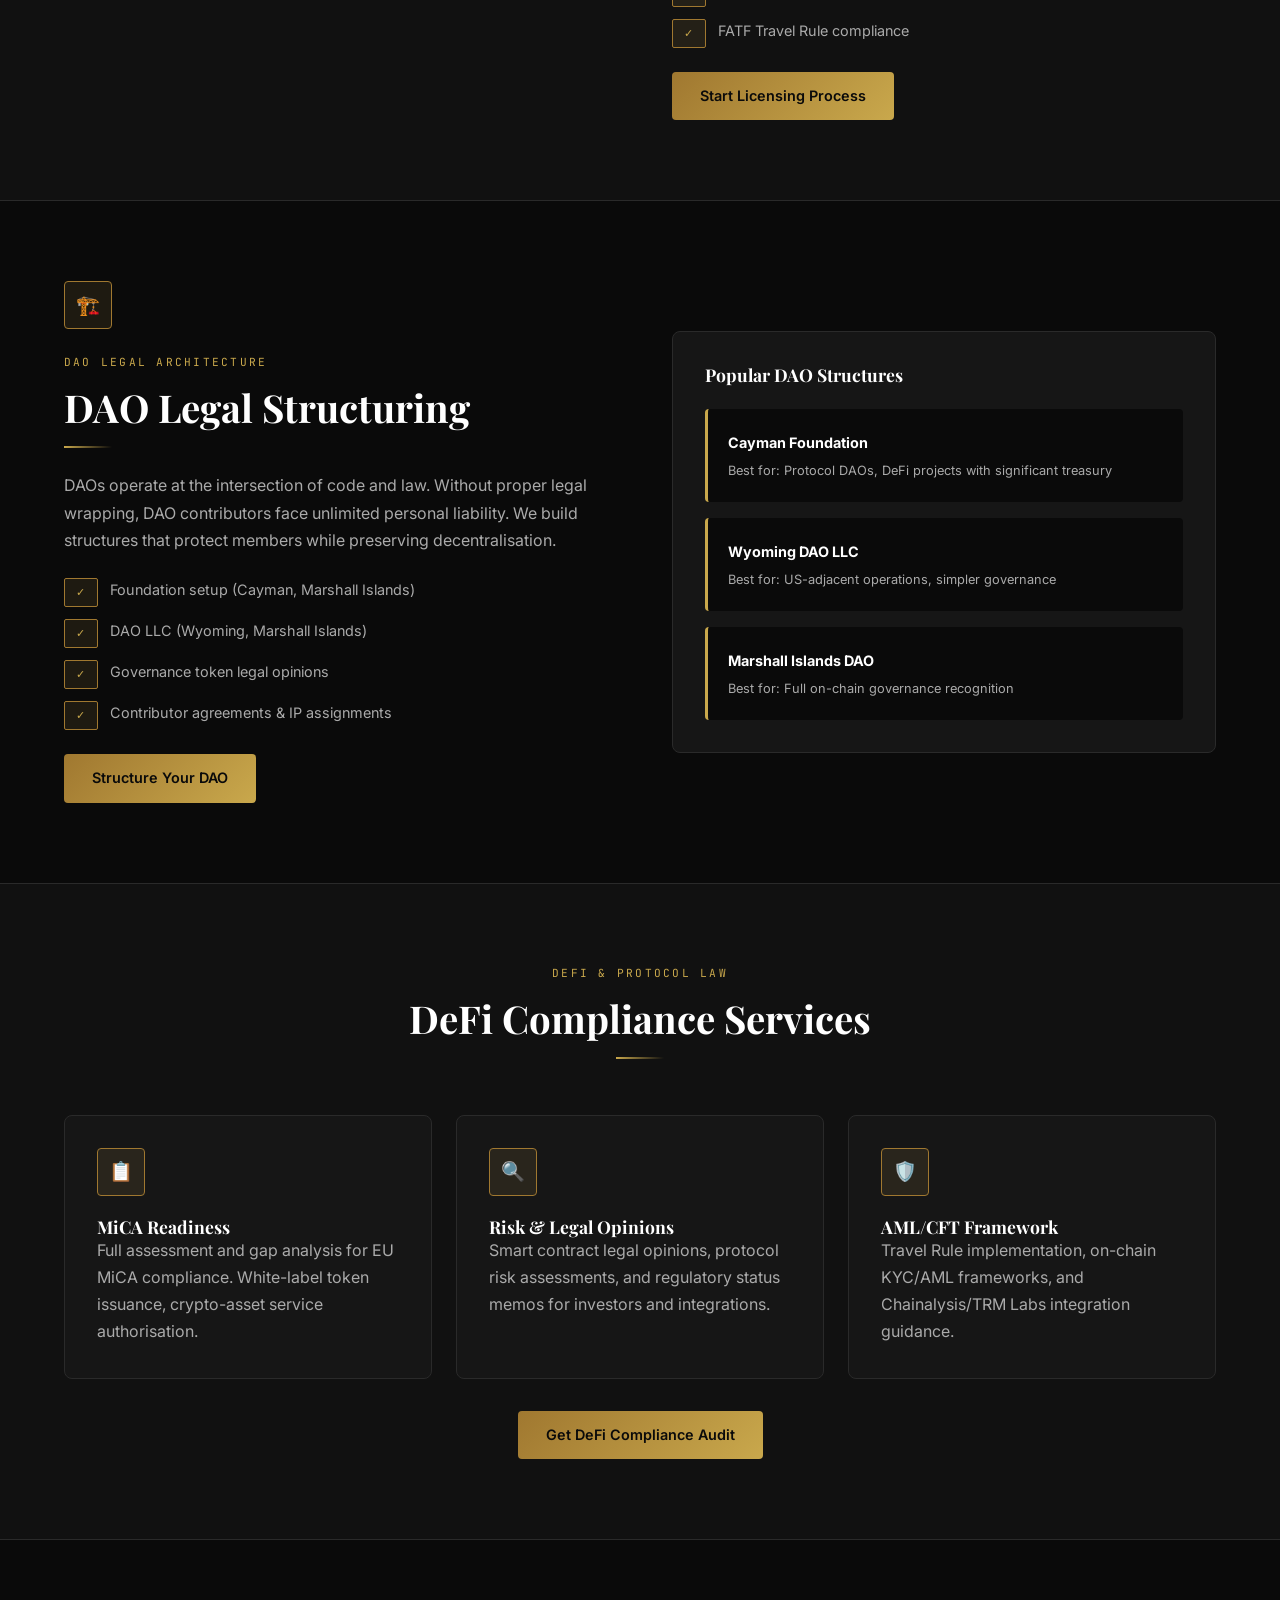
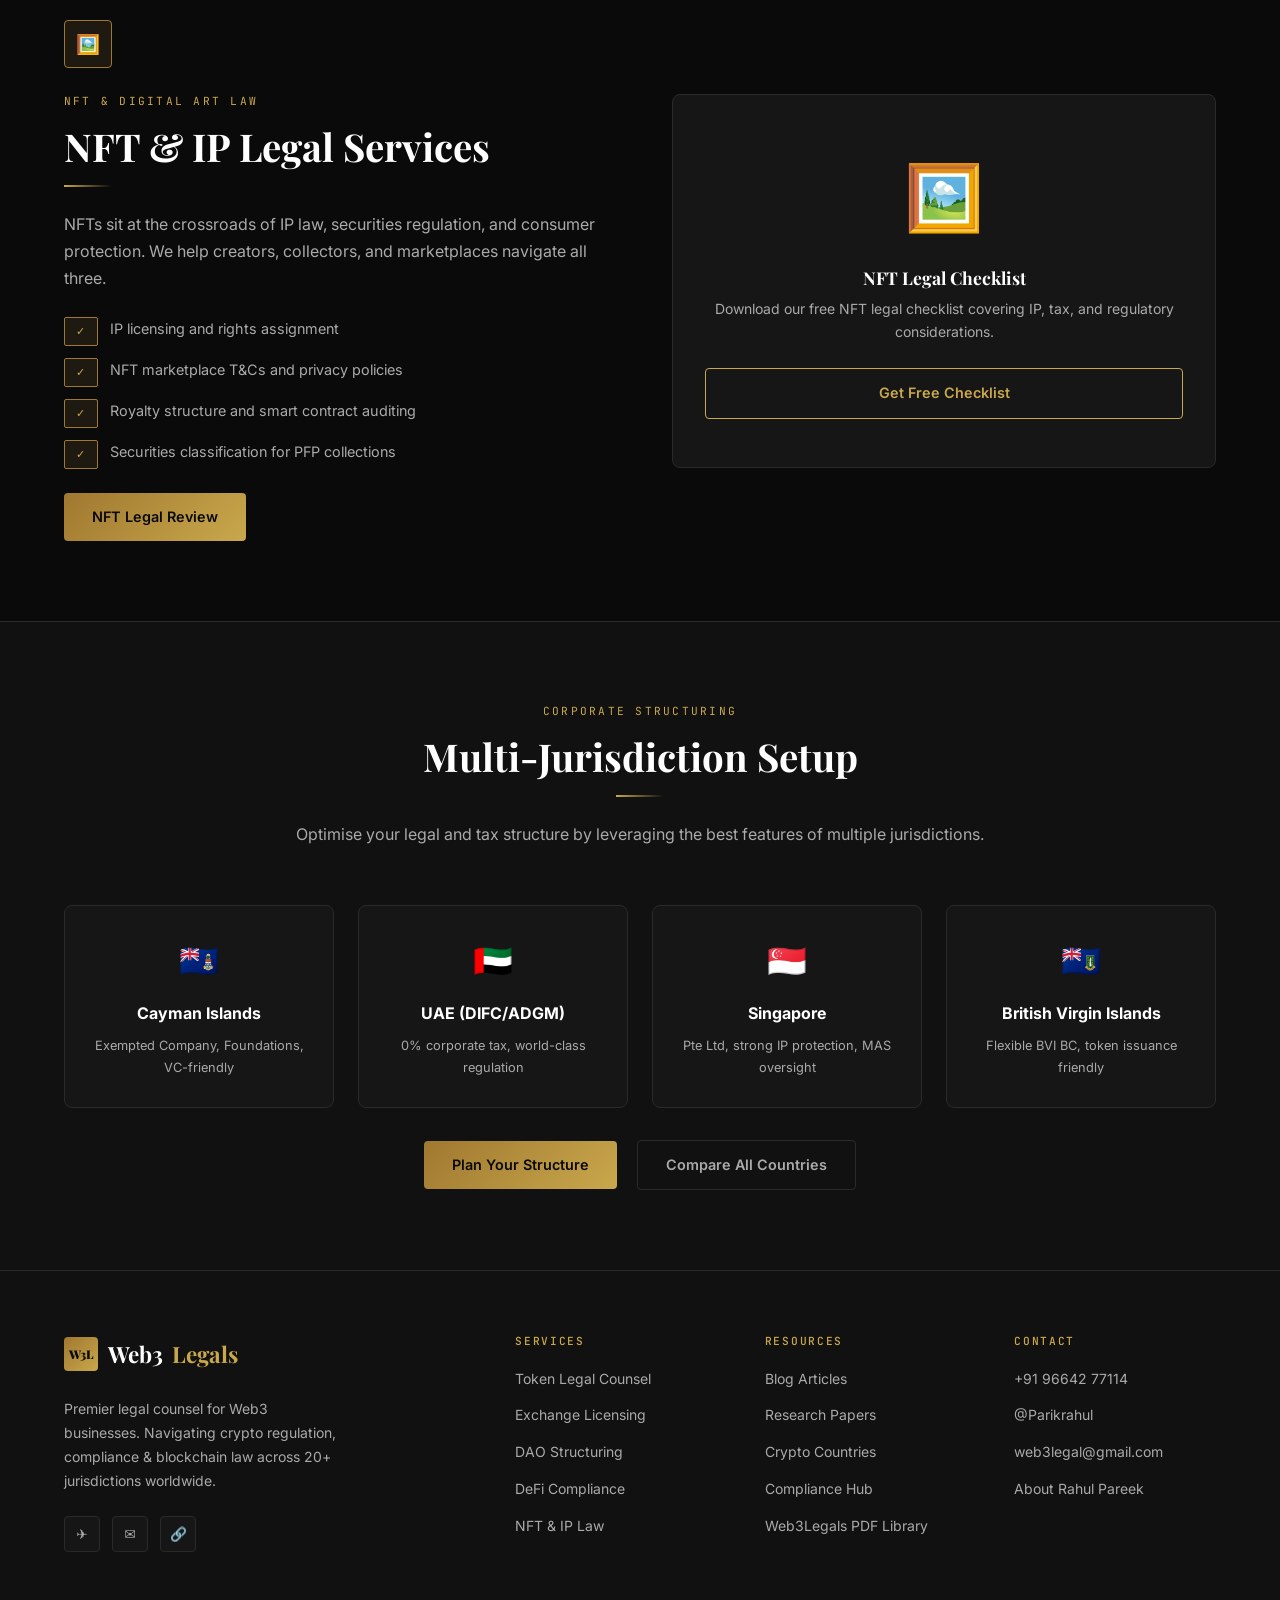
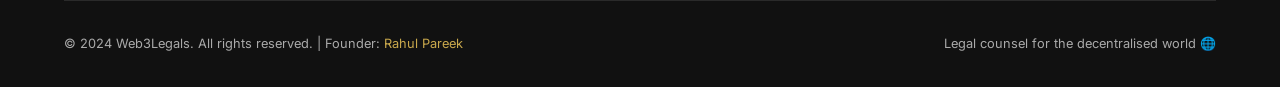
<file: web3legals/pages/services.html>
<!DOCTYPE html>
<html lang="en">
<head>
  <meta charset="UTF-8">
  <meta name="viewport" content="width=device-width, initial-scale=1.0">
  <title>Services — Web3Legals | Crypto & Blockchain Legal Services</title>
  <meta name="description" content="Web3Legals offers comprehensive legal services: token counsel, exchange licensing, DAO structuring, DeFi compliance, NFT law, and multi-jurisdiction corporate setup.">
  <link rel="canonical" href="https://web3legals.com/pages/services.html">
  <link rel="stylesheet" href="../css/style.css">
  <script src="../js/layout.js" defer></script>
</head>
<body>
<main style="padding-top:70px;">

<!-- PAGE HERO -->
<section style="background:var(--black-soft);border-bottom:1px solid var(--black-border);padding:4rem 0 3rem;">
  <div class="container">
    <div class="breadcrumb"><a href="../index.html">Home</a><span class="sep">›</span><span>Services</span></div>
    <span class="section-label">Our Practice Areas</span>
    <h1>Legal Services for Web3 Builders</h1>
    <div class="divider"></div>
    <p style="max-width:600px;">Comprehensive legal coverage across every dimension of the blockchain ecosystem — from project inception to global expansion.</p>
  </div>
</section>

<!-- TOKEN LEGAL -->
<section id="token">
  <div class="container">
    <div class="grid-2" style="gap:4rem;align-items:center;">
      <div class="fade-in">
        <div class="card-icon" style="margin-bottom:1.5rem;">🪙</div>
        <span class="section-label">Token & ICO Law</span>
        <h2>Token Legal Counsel</h2>
        <div class="divider"></div>
        <p style="margin-bottom:1.5rem;">We provide end-to-end legal support for token launches — from initial structuring through regulatory filing and post-launch compliance. Whether utility, security, or hybrid, we protect your project and your investors.</p>
        <ul style="list-style:none;display:flex;flex-direction:column;gap:0.75rem;">
          <li style="display:flex;gap:0.75rem;"><span class="tag tag-gold" style="flex-shrink:0;">✓</span><span style="color:var(--white-muted);font-size:0.9rem;">Token classification opinion (utility vs. security)</span></li>
          <li style="display:flex;gap:0.75rem;"><span class="tag tag-gold" style="flex-shrink:0;">✓</span><span style="color:var(--white-muted);font-size:0.9rem;">Whitepaper legal review and disclaimers</span></li>
          <li style="display:flex;gap:0.75rem;"><span class="tag tag-gold" style="flex-shrink:0;">✓</span><span style="color:var(--white-muted);font-size:0.9rem;">SAFT / SAFE drafting for pre-sale rounds</span></li>
          <li style="display:flex;gap:0.75rem;"><span class="tag tag-gold" style="flex-shrink:0;">✓</span><span style="color:var(--white-muted);font-size:0.9rem;">Securities exemption filings (Reg D, Reg S)</span></li>
          <li style="display:flex;gap:0.75rem;"><span class="tag tag-gold" style="flex-shrink:0;">✓</span><span style="color:var(--white-muted);font-size:0.9rem;">MiCA asset-referenced & e-money token compliance</span></li>
        </ul>
      </div>
      <div class="card fade-in" style="background:linear-gradient(135deg,var(--black-card),var(--black-soft));">
        <h4 style="margin-bottom:1.5rem;">Token Legal Package</h4>
        <div style="display:flex;flex-direction:column;gap:1rem;">
          <div style="padding:1rem;background:var(--black);border-radius:var(--radius);border:1px solid var(--black-border);">
            <strong style="color:var(--gold);font-size:0.9rem;">Starter</strong>
            <p style="font-size:0.8rem;margin-top:0.25rem;">Classification opinion + whitepaper review</p>
          </div>
          <div style="padding:1rem;background:var(--black);border-radius:var(--radius);border:1px solid var(--gold);">
            <strong style="color:var(--gold);font-size:0.9rem;">Growth ⭐</strong>
            <p style="font-size:0.8rem;margin-top:0.25rem;">+ SAFT drafting + investor documentation</p>
          </div>
          <div style="padding:1rem;background:var(--black);border-radius:var(--radius);border:1px solid var(--black-border);">
            <strong style="color:var(--gold);font-size:0.9rem;">Enterprise</strong>
            <p style="font-size:0.8rem;margin-top:0.25rem;">Full launch support + regulatory filings</p>
          </div>
        </div>
        <a href="contact.html" class="btn btn-gold mt-3" style="width:100%;justify-content:center;">Get a Quote</a>
      </div>
    </div>
  </div>
</section>

<!-- EXCHANGE LICENSING -->
<section id="exchange" style="background:var(--black-soft);border-top:1px solid var(--black-border);border-bottom:1px solid var(--black-border);">
  <div class="container">
    <div class="grid-2" style="gap:4rem;align-items:center;">
      <div class="card fade-in" style="padding:2.5rem;">
        <h4 style="margin-bottom:1.5rem;color:var(--gold);">Supported Jurisdictions</h4>
        <div style="display:grid;grid-template-columns:1fr 1fr;gap:0.75rem;">
          <div class="tag tag-gold">🇦🇪 UAE VARA</div>
          <div class="tag tag-gold">🇸🇬 Singapore MAS</div>
          <div class="tag tag-gold">🇪🇺 EU MiCA</div>
          <div class="tag tag-gold">🇨🇭 FINMA</div>
          <div class="tag tag-gold">🇬🇧 UK FCA</div>
          <div class="tag tag-gold">🇧🇸 Bahamas SCB</div>
          <div class="tag tag-gold">🇰🇾 Cayman CIMA</div>
          <div class="tag tag-gold">🇧🇭 Bahrain CBB</div>
        </div>
      </div>
      <div class="fade-in">
        <div class="card-icon" style="margin-bottom:1.5rem;">🏛️</div>
        <span class="section-label">Exchange & VASP Licensing</span>
        <h2>Crypto Exchange Licensing</h2>
        <div class="divider"></div>
        <p style="margin-bottom:1.5rem;">Navigating VASP licensing is complex — requirements differ dramatically across jurisdictions. We handle the full licensing lifecycle, from jurisdiction selection to ongoing compliance.</p>
        <ul style="list-style:none;display:flex;flex-direction:column;gap:0.75rem;">
          <li style="display:flex;gap:0.75rem;"><span class="tag tag-gold" style="flex-shrink:0;">✓</span><span style="color:var(--white-muted);font-size:0.9rem;">Jurisdiction selection strategy</span></li>
          <li style="display:flex;gap:0.75rem;"><span class="tag tag-gold" style="flex-shrink:0;">✓</span><span style="color:var(--white-muted);font-size:0.9rem;">Full application preparation & filing</span></li>
          <li style="display:flex;gap:0.75rem;"><span class="tag tag-gold" style="flex-shrink:0;">✓</span><span style="color:var(--white-muted);font-size:0.9rem;">AML/KYC programme design</span></li>
          <li style="display:flex;gap:0.75rem;"><span class="tag tag-gold" style="flex-shrink:0;">✓</span><span style="color:var(--white-muted);font-size:0.9rem;">FATF Travel Rule compliance</span></li>
        </ul>
        <a href="contact.html" class="btn btn-gold mt-3">Start Licensing Process</a>
      </div>
    </div>
  </div>
</section>

<!-- DAO STRUCTURING -->
<section id="dao">
  <div class="container">
    <div class="grid-2" style="gap:4rem;align-items:center;">
      <div class="fade-in">
        <div class="card-icon" style="margin-bottom:1.5rem;">🏗️</div>
        <span class="section-label">DAO Legal Architecture</span>
        <h2>DAO Legal Structuring</h2>
        <div class="divider"></div>
        <p style="margin-bottom:1.5rem;">DAOs operate at the intersection of code and law. Without proper legal wrapping, DAO contributors face unlimited personal liability. We build structures that protect members while preserving decentralisation.</p>
        <ul style="list-style:none;display:flex;flex-direction:column;gap:0.75rem;">
          <li style="display:flex;gap:0.75rem;"><span class="tag tag-gold" style="flex-shrink:0;">✓</span><span style="color:var(--white-muted);font-size:0.9rem;">Foundation setup (Cayman, Marshall Islands)</span></li>
          <li style="display:flex;gap:0.75rem;"><span class="tag tag-gold" style="flex-shrink:0;">✓</span><span style="color:var(--white-muted);font-size:0.9rem;">DAO LLC (Wyoming, Marshall Islands)</span></li>
          <li style="display:flex;gap:0.75rem;"><span class="tag tag-gold" style="flex-shrink:0;">✓</span><span style="color:var(--white-muted);font-size:0.9rem;">Governance token legal opinions</span></li>
          <li style="display:flex;gap:0.75rem;"><span class="tag tag-gold" style="flex-shrink:0;">✓</span><span style="color:var(--white-muted);font-size:0.9rem;">Contributor agreements & IP assignments</span></li>
        </ul>
        <a href="contact.html" class="btn btn-gold mt-3">Structure Your DAO</a>
      </div>
      <div class="fade-in">
        <div class="card">
          <h4 style="margin-bottom:1.5rem;">Popular DAO Structures</h4>
          <div style="display:flex;flex-direction:column;gap:1rem;">
            <div style="padding:1.25rem;background:var(--black);border-radius:var(--radius);border-left:3px solid var(--gold);">
              <strong style="color:var(--white);font-size:0.9rem;">Cayman Foundation</strong>
              <p style="font-size:0.8rem;margin-top:0.25rem;">Best for: Protocol DAOs, DeFi projects with significant treasury</p>
            </div>
            <div style="padding:1.25rem;background:var(--black);border-radius:var(--radius);border-left:3px solid var(--gold);">
              <strong style="color:var(--white);font-size:0.9rem;">Wyoming DAO LLC</strong>
              <p style="font-size:0.8rem;margin-top:0.25rem;">Best for: US-adjacent operations, simpler governance</p>
            </div>
            <div style="padding:1.25rem;background:var(--black);border-radius:var(--radius);border-left:3px solid var(--gold);">
              <strong style="color:var(--white);font-size:0.9rem;">Marshall Islands DAO</strong>
              <p style="font-size:0.8rem;margin-top:0.25rem;">Best for: Full on-chain governance recognition</p>
            </div>
          </div>
        </div>
      </div>
    </div>
  </div>
</section>

<!-- DEFI -->
<section id="defi" style="background:var(--black-soft);border-top:1px solid var(--black-border);border-bottom:1px solid var(--black-border);">
  <div class="container">
    <div class="section-header fade-in">
      <span class="section-label">DeFi & Protocol Law</span>
      <h2>DeFi Compliance Services</h2>
      <div class="divider divider-center"></div>
    </div>
    <div class="grid-3">
      <div class="card fade-in"><div class="card-icon">📋</div><h4>MiCA Readiness</h4><p>Full assessment and gap analysis for EU MiCA compliance. White-label token issuance, crypto-asset service authorisation.</p></div>
      <div class="card fade-in"><div class="card-icon">🔍</div><h4>Risk & Legal Opinions</h4><p>Smart contract legal opinions, protocol risk assessments, and regulatory status memos for investors and integrations.</p></div>
      <div class="card fade-in"><div class="card-icon">🛡️</div><h4>AML/CFT Framework</h4><p>Travel Rule implementation, on-chain KYC/AML frameworks, and Chainalysis/TRM Labs integration guidance.</p></div>
    </div>
    <div class="text-center mt-4">
      <a href="contact.html" class="btn btn-gold">Get DeFi Compliance Audit</a>
    </div>
  </div>
</section>

<!-- NFT -->
<section id="nft">
  <div class="container">
    <div class="grid-2" style="gap:4rem;align-items:center;">
      <div class="fade-in">
        <div class="card-icon" style="margin-bottom:1.5rem;">🖼️</div>
        <span class="section-label">NFT & Digital Art Law</span>
        <h2>NFT & IP Legal Services</h2>
        <div class="divider"></div>
        <p style="margin-bottom:1.5rem;">NFTs sit at the crossroads of IP law, securities regulation, and consumer protection. We help creators, collectors, and marketplaces navigate all three.</p>
        <ul style="list-style:none;display:flex;flex-direction:column;gap:0.75rem;">
          <li style="display:flex;gap:0.75rem;"><span class="tag tag-gold" style="flex-shrink:0;">✓</span><span style="color:var(--white-muted);font-size:0.9rem;">IP licensing and rights assignment</span></li>
          <li style="display:flex;gap:0.75rem;"><span class="tag tag-gold" style="flex-shrink:0;">✓</span><span style="color:var(--white-muted);font-size:0.9rem;">NFT marketplace T&Cs and privacy policies</span></li>
          <li style="display:flex;gap:0.75rem;"><span class="tag tag-gold" style="flex-shrink:0;">✓</span><span style="color:var(--white-muted);font-size:0.9rem;">Royalty structure and smart contract auditing</span></li>
          <li style="display:flex;gap:0.75rem;"><span class="tag tag-gold" style="flex-shrink:0;">✓</span><span style="color:var(--white-muted);font-size:0.9rem;">Securities classification for PFP collections</span></li>
        </ul>
        <a href="contact.html" class="btn btn-gold mt-3">NFT Legal Review</a>
      </div>
      <div class="card fade-in" style="text-align:center;padding:3rem 2rem;">
        <div style="font-size:4rem;margin-bottom:1rem;">🖼️</div>
        <h4 style="margin-bottom:0.5rem;">NFT Legal Checklist</h4>
        <p style="font-size:0.875rem;margin-bottom:1.5rem;">Download our free NFT legal checklist covering IP, tax, and regulatory considerations.</p>
        <a href="contact.html" class="btn btn-outline" style="width:100%;justify-content:center;">Get Free Checklist</a>
      </div>
    </div>
  </div>
</section>

<!-- MULTI-JX -->
<section id="multijurisdiction" style="background:var(--black-soft);border-top:1px solid var(--black-border);">
  <div class="container">
    <div class="section-header fade-in">
      <span class="section-label">Corporate Structuring</span>
      <h2>Multi-Jurisdiction Setup</h2>
      <div class="divider divider-center"></div>
      <p>Optimise your legal and tax structure by leveraging the best features of multiple jurisdictions.</p>
    </div>
    <div class="grid-4">
      <div class="card fade-in text-center" style="padding:1.75rem;">
        <div style="font-size:2rem;margin-bottom:0.75rem;">🇰🇾</div>
        <strong style="color:var(--white);">Cayman Islands</strong>
        <p style="font-size:0.8rem;margin-top:0.5rem;">Exempted Company, Foundations, VC-friendly</p>
      </div>
      <div class="card fade-in text-center" style="padding:1.75rem;">
        <div style="font-size:2rem;margin-bottom:0.75rem;">🇦🇪</div>
        <strong style="color:var(--white);">UAE (DIFC/ADGM)</strong>
        <p style="font-size:0.8rem;margin-top:0.5rem;">0% corporate tax, world-class regulation</p>
      </div>
      <div class="card fade-in text-center" style="padding:1.75rem;">
        <div style="font-size:2rem;margin-bottom:0.75rem;">🇸🇬</div>
        <strong style="color:var(--white);">Singapore</strong>
        <p style="font-size:0.8rem;margin-top:0.5rem;">Pte Ltd, strong IP protection, MAS oversight</p>
      </div>
      <div class="card fade-in text-center" style="padding:1.75rem;">
        <div style="font-size:2rem;margin-bottom:0.75rem;">🇻🇬</div>
        <strong style="color:var(--white);">British Virgin Islands</strong>
        <p style="font-size:0.8rem;margin-top:0.5rem;">Flexible BVI BC, token issuance friendly</p>
      </div>
    </div>
    <div class="text-center mt-4">
      <a href="contact.html" class="btn btn-gold">Plan Your Structure</a>
      <a href="crypto-countries.html" class="btn btn-ghost" style="margin-left:1rem;">Compare All Countries</a>
    </div>
  </div>
</section>

</main>
</body>
</html>
</file>
<file: web3legals/css/style.css>
/* ============================================
   Web3Legals - Global Stylesheet
   Theme: Gold / Black / White
   ============================================ */

@import url('https://fonts.googleapis.com/css2?family=Playfair+Display:wght@400;600;700;900&family=Inter:wght@300;400;500;600&family=JetBrains+Mono:wght@400;500&display=swap');

:root {
  --gold: #C9A84C;
  --gold-light: #E8C97A;
  --gold-dark: #A07830;
  --gold-muted: rgba(201,168,76,0.1);
  --black: #0A0A0A;
  --black-soft: #111111;
  --black-card: #161616;
  --black-border: #2A2A2A;
  --white: #FFFFFF;
  --white-soft: #F5F5F0;
  --white-muted: #AAAAAA;
  --font-display: 'Playfair Display', Georgia, serif;
  --font-body: 'Inter', system-ui, sans-serif;
  --font-mono: 'JetBrains Mono', monospace;
  --radius: 4px;
  --radius-lg: 8px;
  --transition: 0.25s ease;
  --max-w: 1200px;
  --shadow: 0 4px 24px rgba(0,0,0,0.4);
  --gold-glow: 0 0 30px rgba(201,168,76,0.15);
}

*, *::before, *::after { box-sizing: border-box; margin: 0; padding: 0; }
html { scroll-behavior: smooth; font-size: 16px; }
body {
  background: var(--black);
  color: var(--white);
  font-family: var(--font-body);
  font-weight: 400;
  line-height: 1.7;
  -webkit-font-smoothing: antialiased;
}

/* ─── TYPOGRAPHY ─── */
h1, h2, h3, h4, h5 { font-family: var(--font-display); font-weight: 700; line-height: 1.2; color: var(--white); }
h1 { font-size: clamp(2.2rem, 5vw, 4rem); }
h2 { font-size: clamp(1.6rem, 3vw, 2.6rem); }
h3 { font-size: clamp(1.2rem, 2vw, 1.6rem); }
h4 { font-size: 1.1rem; }
p { color: var(--white-muted); font-size: 1rem; }
a { color: var(--gold); text-decoration: none; transition: color var(--transition); }
a:hover { color: var(--gold-light); }

.gold { color: var(--gold); }
.gold-gradient {
  background: linear-gradient(135deg, var(--gold-light), var(--gold), var(--gold-dark));
  -webkit-background-clip: text; -webkit-text-fill-color: transparent; background-clip: text;
}
.section-label {
  font-family: var(--font-mono); font-size: 0.7rem; letter-spacing: 0.2em;
  text-transform: uppercase; color: var(--gold); display: block; margin-bottom: 0.75rem;
}

/* ─── LAYOUT ─── */
.container { max-width: var(--max-w); margin: 0 auto; padding: 0 1.5rem; }
section { padding: 5rem 0; }

/* ─── NAVBAR ─── */
.navbar {
  position: fixed; top: 0; left: 0; right: 0; z-index: 1000;
  background: rgba(10,10,10,0.95);
  backdrop-filter: blur(12px);
  border-bottom: 1px solid var(--black-border);
  height: 70px; display: flex; align-items: center; padding: 0 1.5rem;
}
.navbar .inner {
  display: flex; align-items: center; justify-content: space-between;
  width: 100%; max-width: var(--max-w); margin: 0 auto;
}
.nav-logo {
  font-family: var(--font-display); font-size: 1.4rem; font-weight: 700;
  color: var(--white); display: flex; align-items: center; gap: 0.6rem;
}
.nav-logo .logo-box {
  width: 34px; height: 34px;
  background: linear-gradient(135deg, var(--gold-dark), var(--gold));
  border-radius: var(--radius);
  display: flex; align-items: center; justify-content: center;
  font-size: 0.75rem; color: var(--black); font-weight: 900; letter-spacing: -0.05em;
}
.nav-logo span { color: var(--gold); }
.nav-links { display: flex; align-items: center; gap: 0.25rem; list-style: none; }
.nav-links > li > a {
  font-size: 0.875rem; font-weight: 500; color: var(--white-muted);
  padding: 0.5rem 0.9rem; border-radius: var(--radius); transition: all var(--transition);
}
.nav-links > li > a:hover, .nav-links > li > a.active { color: var(--white); background: var(--gold-muted); }
.dropdown { position: relative; }
.dropdown-menu {
  display: none; position: absolute; top: calc(100% + 10px); left: 0;
  background: var(--black-card); border: 1px solid var(--black-border);
  border-radius: var(--radius-lg); min-width: 200px;
  box-shadow: var(--shadow); overflow: hidden;
}
.dropdown:hover .dropdown-menu { display: block; }
.dropdown-menu a {
  display: block; padding: 0.7rem 1rem; font-size: 0.85rem;
  color: var(--white-muted); border-bottom: 1px solid var(--black-border);
}
.dropdown-menu a:last-child { border-bottom: none; }
.dropdown-menu a:hover { background: var(--gold-muted); color: var(--gold); }
.nav-cta {
  background: linear-gradient(135deg, var(--gold-dark), var(--gold)) !important;
  color: var(--black) !important; font-weight: 600 !important;
  padding: 0.5rem 1.2rem !important;
}
.hamburger {
  display: none; flex-direction: column; gap: 5px;
  background: none; border: none; cursor: pointer; padding: 4px;
}
.hamburger span { display: block; width: 24px; height: 2px; background: var(--white); border-radius: 2px; transition: all var(--transition); }

/* ─── MOBILE MENU ─── */
.mobile-nav {
  display: none; position: fixed;
  top: 70px; left: 0; right: 0; bottom: 0;
  background: var(--black); z-index: 999;
  padding: 1.5rem; overflow-y: auto;
  flex-direction: column;
}
.mobile-nav.open { display: flex; }
.mobile-nav a {
  font-size: 1rem; color: var(--white-muted);
  padding: 0.85rem 0; border-bottom: 1px solid var(--black-border); display: block;
}
.mobile-nav a:hover { color: var(--gold); }
.mobile-sub { padding-left: 1rem; font-size: 0.9rem !important; }

/* ─── BUTTONS ─── */
.btn {
  display: inline-flex; align-items: center; gap: 0.5rem;
  padding: 0.75rem 1.75rem; font-family: var(--font-body);
  font-size: 0.9rem; font-weight: 600; border-radius: var(--radius);
  border: none; cursor: pointer; transition: all var(--transition); text-decoration: none;
}
.btn-gold { background: linear-gradient(135deg, var(--gold-dark), var(--gold)); color: var(--black); }
.btn-gold:hover { background: linear-gradient(135deg, var(--gold), var(--gold-light)); color: var(--black); transform: translateY(-1px); box-shadow: 0 6px 20px rgba(201,168,76,0.3); }
.btn-outline { background: transparent; color: var(--gold); border: 1px solid var(--gold); }
.btn-outline:hover { background: var(--gold-muted); color: var(--gold-light); }
.btn-ghost { background: transparent; color: var(--white-muted); border: 1px solid var(--black-border); }
.btn-ghost:hover { border-color: var(--gold); color: var(--gold); }

/* ─── CARDS ─── */
.card {
  background: var(--black-card); border: 1px solid var(--black-border);
  border-radius: var(--radius-lg); padding: 2rem; transition: all var(--transition);
}
.card:hover { border-color: var(--gold); box-shadow: var(--gold-glow); transform: translateY(-2px); }
.card-icon {
  width: 48px; height: 48px; background: var(--gold-muted);
  border: 1px solid var(--gold-dark); border-radius: var(--radius);
  display: flex; align-items: center; justify-content: center;
  font-size: 1.2rem; margin-bottom: 1.25rem;
}

/* ─── TAGS ─── */
.tag {
  display: inline-block; font-family: var(--font-mono); font-size: 0.7rem;
  letter-spacing: 0.05em; text-transform: uppercase;
  padding: 0.25rem 0.7rem; border-radius: 2px; border: 1px solid;
}
.tag-gold { background: var(--gold-muted); border-color: var(--gold-dark); color: var(--gold); }
.tag-white { background: rgba(255,255,255,0.04); border-color: var(--black-border); color: var(--white-muted); }

/* ─── DIVIDER ─── */
.divider { width: 48px; height: 2px; background: linear-gradient(90deg, var(--gold), transparent); margin: 1rem 0 1.5rem; }
.divider-center { margin: 1rem auto 1.5rem; }

/* ─── SECTION HEADER ─── */
.section-header { text-align: center; max-width: 700px; margin: 0 auto 3.5rem; }
.section-header h2 { margin-bottom: 1rem; }

/* ─── GRIDS ─── */
.grid-2 { display: grid; grid-template-columns: repeat(2, 1fr); gap: 1.5rem; }
.grid-3 { display: grid; grid-template-columns: repeat(3, 1fr); gap: 1.5rem; }
.grid-4 { display: grid; grid-template-columns: repeat(4, 1fr); gap: 1.5rem; }

/* ─── HERO ─── */
.hero { padding: 140px 0 80px; position: relative; overflow: hidden; }
.hero::before {
  content: ''; position: absolute; top: 0; left: 0; right: 0; height: 1px;
  background: linear-gradient(90deg, transparent, var(--gold), transparent);
}
.hero-bg {
  position: absolute; inset: 0; pointer-events: none;
  background-image: linear-gradient(var(--black-border) 1px, transparent 1px),
    linear-gradient(90deg, var(--black-border) 1px, transparent 1px);
  background-size: 50px 50px; opacity: 0.18;
}
.hero-glow {
  position: absolute; top: 20%; left: 50%; transform: translateX(-50%);
  width: 600px; height: 400px;
  background: radial-gradient(ellipse, rgba(201,168,76,0.08), transparent 70%);
  pointer-events: none;
}

/* ─── STATS ─── */
.stat { text-align: center; }
.stat-number { font-family: var(--font-display); font-size: 2.5rem; font-weight: 700; color: var(--gold); display: block; }
.stat-label { font-size: 0.75rem; font-family: var(--font-mono); letter-spacing: 0.1em; text-transform: uppercase; color: var(--white-muted); }

/* ─── ARTICLE CARD ─── */
.article-card { background: var(--black-card); border: 1px solid var(--black-border); border-radius: var(--radius-lg); overflow: hidden; transition: all var(--transition); }
.article-card:hover { border-color: var(--gold); box-shadow: var(--gold-glow); transform: translateY(-2px); }
.article-card-img { height: 180px; background: linear-gradient(135deg, var(--black-soft), var(--black-card)); display: flex; align-items: center; justify-content: center; font-size: 2.5rem; border-bottom: 1px solid var(--black-border); }
.article-card-body { padding: 1.5rem; }
.article-meta { display: flex; align-items: center; gap: 0.75rem; margin-bottom: 0.75rem; flex-wrap: wrap; }
.article-meta span { font-size: 0.75rem; color: var(--white-muted); }
.article-card h3 { font-size: 1.05rem; margin-bottom: 0.75rem; line-height: 1.4; }
.article-card h3 a { color: var(--white); }
.article-card h3 a:hover { color: var(--gold); }
.article-card p { font-size: 0.875rem; margin-bottom: 1rem; }
.article-card-footer { display: flex; align-items: center; justify-content: space-between; padding-top: 1rem; border-top: 1px solid var(--black-border); }

/* ─── COUNTRY TABLE ─── */
.table-wrap { overflow-x: auto; }
.country-table { width: 100%; border-collapse: collapse; }
.country-table th { background: var(--black-card); padding: 0.9rem 1rem; text-align: left; font-family: var(--font-mono); font-size: 0.7rem; letter-spacing: 0.1em; text-transform: uppercase; color: var(--gold); border-bottom: 2px solid var(--gold-dark); white-space: nowrap; }
.country-table td { padding: 0.9rem 1rem; border-bottom: 1px solid var(--black-border); font-size: 0.875rem; color: var(--white-muted); }
.country-table tr:hover td { background: var(--gold-muted); color: var(--white); }
.rating-bg { height: 4px; width: 70px; border-radius: 2px; background: var(--black-border); overflow: hidden; display: inline-block; vertical-align: middle; }
.rating-fill { height: 100%; border-radius: 2px; background: linear-gradient(90deg, var(--gold-dark), var(--gold)); }

/* ─── FORM ─── */
.form-group { margin-bottom: 1.25rem; }
.form-label { display: block; font-size: 0.75rem; font-family: var(--font-mono); letter-spacing: 0.1em; text-transform: uppercase; color: var(--white-muted); margin-bottom: 0.5rem; }
.form-input, .form-textarea, .form-select {
  width: 100%; background: var(--black-card); border: 1px solid var(--black-border);
  border-radius: var(--radius); padding: 0.75rem 1rem;
  color: var(--white); font-family: var(--font-body); font-size: 0.9rem;
  transition: border-color var(--transition); appearance: none;
}
.form-input:focus, .form-textarea:focus, .form-select:focus { outline: none; border-color: var(--gold); box-shadow: 0 0 0 3px rgba(201,168,76,0.1); }
.form-textarea { resize: vertical; min-height: 120px; }

/* ─── TOAST ─── */
.toast {
  position: fixed; bottom: 2rem; right: 2rem; z-index: 9999;
  background: var(--black-card); border: 1px solid var(--gold);
  border-radius: var(--radius-lg); padding: 1rem 1.5rem;
  color: var(--white); font-size: 0.9rem; box-shadow: var(--shadow);
  transform: translateY(100px); opacity: 0; transition: all 0.3s ease; max-width: 320px;
}
.toast.show { transform: translateY(0); opacity: 1; }
.toast.error { border-color: #e74c3c; }

/* ─── FOOTER ─── */
.footer { background: var(--black-soft); border-top: 1px solid var(--black-border); padding: 4rem 0 2rem; }
.footer-grid { display: grid; grid-template-columns: 2fr 1fr 1fr 1fr; gap: 3rem; margin-bottom: 3rem; }
.footer-brand p { font-size: 0.875rem; margin: 1rem 0 1.5rem; max-width: 280px; }
.footer-col h5 { font-family: var(--font-mono); font-size: 0.7rem; letter-spacing: 0.15em; text-transform: uppercase; color: var(--gold); margin-bottom: 1rem; font-weight: 500; }
.footer-col ul { list-style: none; }
.footer-col ul li { margin-bottom: 0.6rem; }
.footer-col ul a { font-size: 0.875rem; color: var(--white-muted); }
.footer-col ul a:hover { color: var(--gold); }
.footer-bottom { border-top: 1px solid var(--black-border); padding-top: 2rem; display: flex; align-items: center; justify-content: space-between; flex-wrap: wrap; gap: 1rem; }
.footer-bottom p { font-size: 0.8rem; color: var(--white-muted); }
.social-links { display: flex; gap: 0.75rem; }
.social-link {
  width: 36px; height: 36px; background: var(--black-card);
  border: 1px solid var(--black-border); border-radius: var(--radius);
  display: flex; align-items: center; justify-content: center;
  color: var(--white-muted); font-size: 0.85rem; transition: all var(--transition);
  text-decoration: none;
}
.social-link:hover { border-color: var(--gold); color: var(--gold); background: var(--gold-muted); }

/* ─── BREADCRUMB ─── */
.breadcrumb { padding: 1rem 0; display: flex; align-items: center; gap: 0.5rem; font-size: 0.8rem; color: var(--white-muted); flex-wrap: wrap; }
.breadcrumb a { color: var(--white-muted); }
.breadcrumb a:hover { color: var(--gold); }
.breadcrumb .sep { color: var(--black-border); }

/* ─── ANIMATIONS ─── */
.fade-in { opacity: 0; transform: translateY(20px); transition: opacity 0.6s ease, transform 0.6s ease; }
.fade-in.visible { opacity: 1; transform: translateY(0); }

/* ─── UTILITIES ─── */
.text-center { text-align: center; }
.mt-1{margin-top:0.5rem}.mt-2{margin-top:1rem}.mt-3{margin-top:1.5rem}.mt-4{margin-top:2rem}
.mb-1{margin-bottom:0.5rem}.mb-2{margin-bottom:1rem}.mb-3{margin-bottom:1.5rem}.mb-4{margin-bottom:2rem}
.flex{display:flex}.flex-center{display:flex;align-items:center;justify-content:center}
.gap-1{gap:0.5rem}.gap-2{gap:1rem}.gap-3{gap:1.5rem}

/* ─── RESPONSIVE ─── */
@media(max-width:1024px){.grid-4{grid-template-columns:repeat(2,1fr)}.footer-grid{grid-template-columns:1fr 1fr}}
@media(max-width:768px){
  .nav-links{display:none}.hamburger{display:flex}
  .grid-2,.grid-3{grid-template-columns:1fr}.grid-4{grid-template-columns:repeat(2,1fr)}
  .footer-grid{grid-template-columns:1fr}
  section{padding:3.5rem 0}.hero{padding:110px 0 60px}
  .footer-bottom{flex-direction:column;text-align:center}
}
@media(max-width:480px){.grid-4{grid-template-columns:1fr}}
</file>
